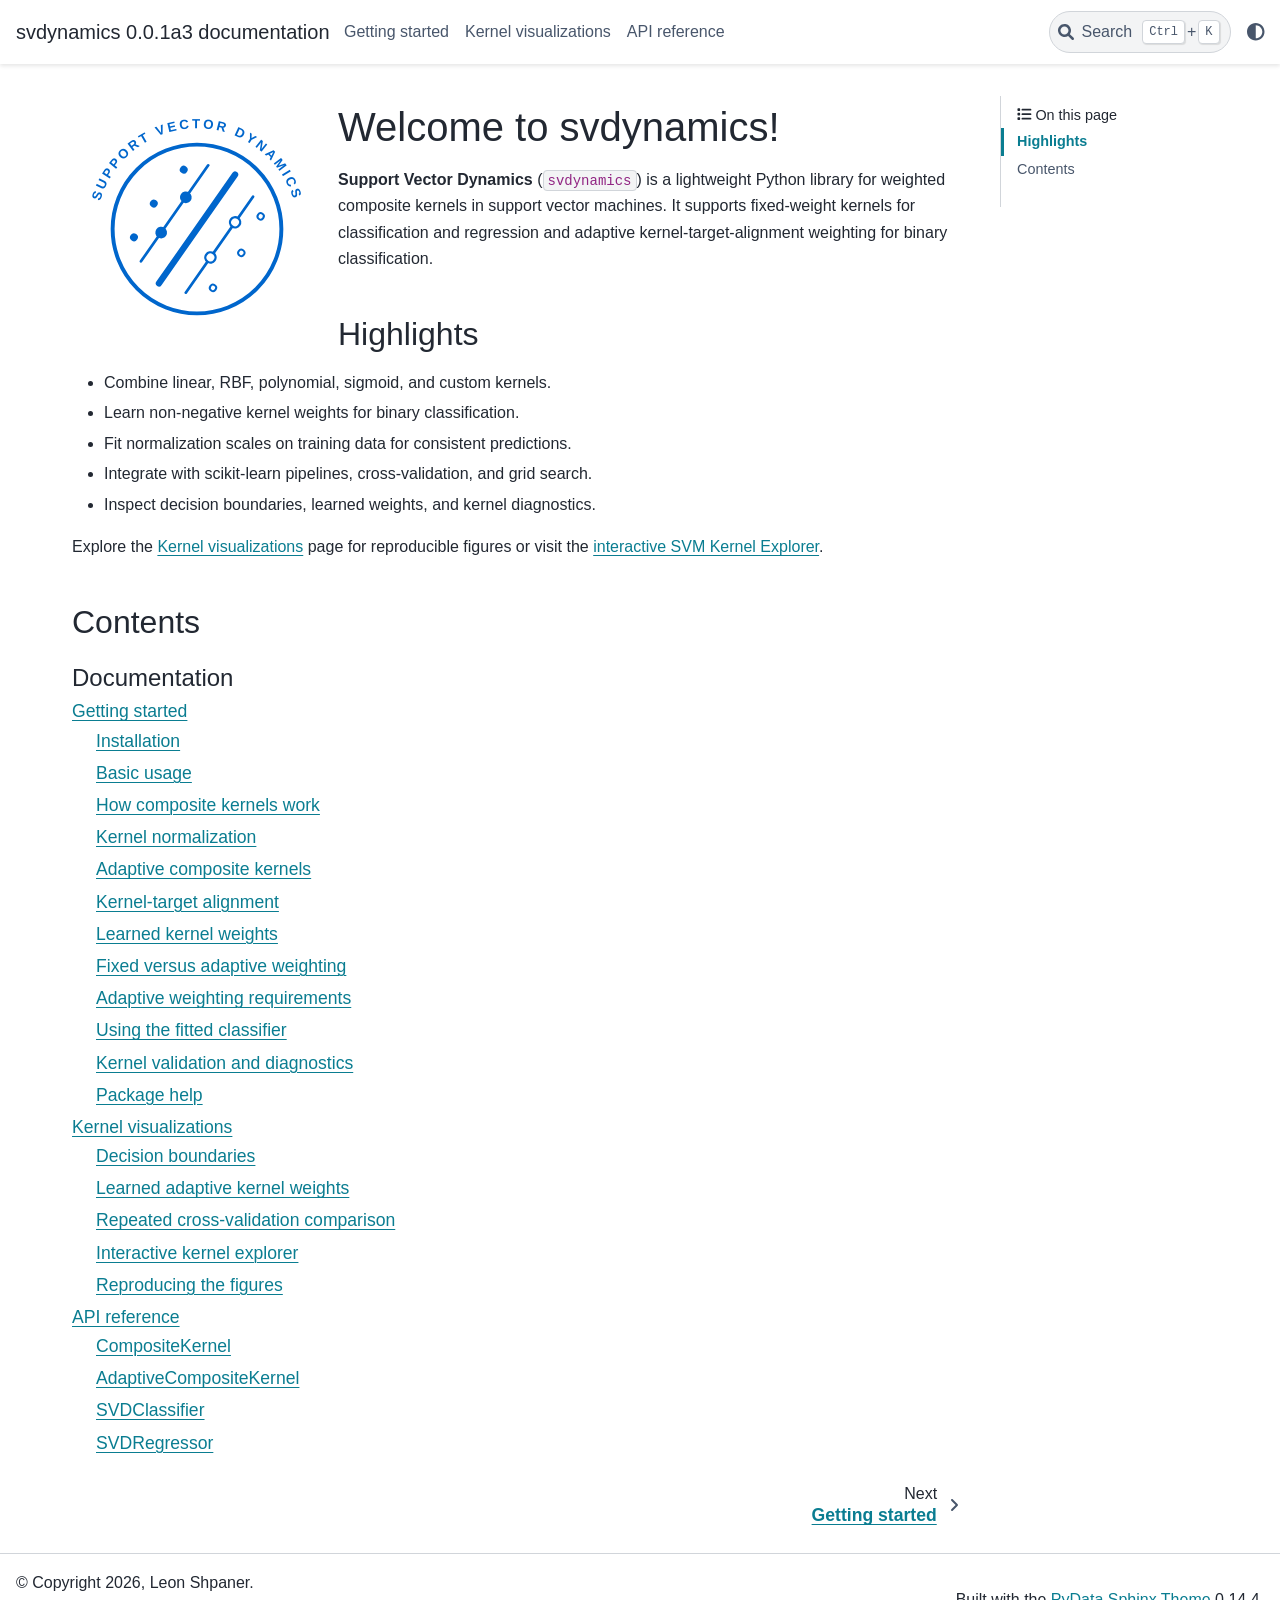
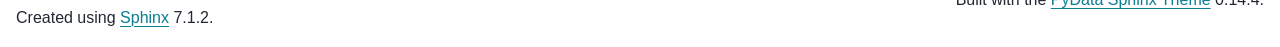
<file: docs/index.html>
<!DOCTYPE html>


<html lang="en" data-content_root="" >

  <head>
    <meta charset="utf-8" />
    <meta name="viewport" content="width=device-width, initial-scale=1.0" /><meta name="viewport" content="width=device-width, initial-scale=1" />

    <title>Welcome to svdynamics! &#8212; svdynamics 0.0.1a3 documentation</title>
  
  
  
  <script data-cfasync="false">
    document.documentElement.dataset.mode = localStorage.getItem("mode") || "";
    document.documentElement.dataset.theme = localStorage.getItem("theme") || "light";
  </script>
  
  <!-- Loaded before other Sphinx assets -->
  <link href="_static/styles/theme.css?digest=5b4479735964841361fd" rel="stylesheet" />
<link href="_static/styles/bootstrap.css?digest=5b4479735964841361fd" rel="stylesheet" />
<link href="_static/styles/pydata-sphinx-theme.css?digest=5b4479735964841361fd" rel="stylesheet" />

  
  <link href="_static/vendor/fontawesome/6.1.2/css/all.min.css?digest=5b4479735964841361fd" rel="stylesheet" />
  <link rel="preload" as="font" type="font/woff2" crossorigin href="_static/vendor/fontawesome/6.1.2/webfonts/fa-solid-900.woff2" />
<link rel="preload" as="font" type="font/woff2" crossorigin href="_static/vendor/fontawesome/6.1.2/webfonts/fa-brands-400.woff2" />
<link rel="preload" as="font" type="font/woff2" crossorigin href="_static/vendor/fontawesome/6.1.2/webfonts/fa-regular-400.woff2" />

    <link rel="stylesheet" type="text/css" href="_static/pygments.css?v=8f2a1f02" />
    <link rel="stylesheet" type="text/css" href="_static/copybutton.css?v=76b2166b" />
    <link rel="stylesheet" type="text/css" href="_static/custom.css?v=c0d15e7e" />
  
  <!-- Pre-loaded scripts that we'll load fully later -->
  <link rel="preload" as="script" href="_static/scripts/bootstrap.js?digest=5b4479735964841361fd" />
<link rel="preload" as="script" href="_static/scripts/pydata-sphinx-theme.js?digest=5b4479735964841361fd" />
  <script src="_static/vendor/fontawesome/6.1.2/js/all.min.js?digest=5b4479735964841361fd"></script>

    <script data-url_root="./" id="documentation_options" src="_static/documentation_options.js?v=01800c42"></script>
    <script src="_static/doctools.js?v=888ff710"></script>
    <script src="_static/sphinx_highlight.js?v=4825356b"></script>
    <script src="_static/clipboard.min.js?v=a7894cd8"></script>
    <script src="_static/copybutton.js?v=f281be69"></script>
    <script>DOCUMENTATION_OPTIONS.pagename = 'index';</script>
    <link rel="index" title="Index" href="genindex.html" />
    <link rel="search" title="Search" href="search.html" />
    <link rel="next" title="Getting started" href="getting_started.html" />
  <meta name="viewport" content="width=device-width, initial-scale=1"/>
  <meta name="docsearch:language" content="en"/>
  </head>
  
  
  <body data-bs-spy="scroll" data-bs-target=".bd-toc-nav" data-offset="180" data-bs-root-margin="0px 0px -60%" data-default-mode="">

  
  
  <a class="skip-link" href="#main-content">Skip to main content</a>
  
  <div id="pst-scroll-pixel-helper"></div>

  
  <button type="button" class="btn rounded-pill" id="pst-back-to-top">
    <i class="fa-solid fa-arrow-up"></i>
    Back to top
  </button>

  
  <input type="checkbox"
          class="sidebar-toggle"
          name="__primary"
          id="__primary"/>
  <label class="overlay overlay-primary" for="__primary"></label>
  
  <input type="checkbox"
          class="sidebar-toggle"
          name="__secondary"
          id="__secondary"/>
  <label class="overlay overlay-secondary" for="__secondary"></label>
  
  <div class="search-button__wrapper">
    <div class="search-button__overlay"></div>
    <div class="search-button__search-container">
<form class="bd-search d-flex align-items-center"
      action="search.html"
      method="get">
  <i class="fa-solid fa-magnifying-glass"></i>
  <input type="search"
         class="form-control"
         name="q"
         id="search-input"
         placeholder="Search the docs ..."
         aria-label="Search the docs ..."
         autocomplete="off"
         autocorrect="off"
         autocapitalize="off"
         spellcheck="false"/>
  <span class="search-button__kbd-shortcut"><kbd class="kbd-shortcut__modifier">Ctrl</kbd>+<kbd>K</kbd></span>
</form></div>
  </div>
  
    <nav class="bd-header navbar navbar-expand-lg bd-navbar">
<div class="bd-header__inner bd-page-width">
  <label class="sidebar-toggle primary-toggle" for="__primary">
    <span class="fa-solid fa-bars"></span>
  </label>
  
  
  <div class="col-lg-3 navbar-header-items__start">
    
      <div class="navbar-item">

  

<a class="navbar-brand logo" href="#">
  
  
  
  
  
  
    <p class="title logo__title">svdynamics 0.0.1a3 documentation</p>
  
</a></div>
    
  </div>
  
  <div class="col-lg-9 navbar-header-items">
    
    <div class="me-auto navbar-header-items__center">
      
        <div class="navbar-item">
<nav class="navbar-nav">
  <p class="sidebar-header-items__title"
     role="heading"
     aria-level="1"
     aria-label="Site Navigation">
    Site Navigation
  </p>
  <ul class="bd-navbar-elements navbar-nav">
    
                    <li class="nav-item">
                      <a class="nav-link nav-internal" href="getting_started.html">
                        Getting started
                      </a>
                    </li>
                

                    <li class="nav-item">
                      <a class="nav-link nav-internal" href="visualizations.html">
                        Kernel visualizations
                      </a>
                    </li>
                

                    <li class="nav-item">
                      <a class="nav-link nav-internal" href="api.html">
                        API reference
                      </a>
                    </li>
                
  </ul>
</nav></div>
      
    </div>
    
    
    <div class="navbar-header-items__end">
      
        <div class="navbar-item navbar-persistent--container">
          

 <script>
 document.write(`
   <button class="btn navbar-btn search-button-field search-button__button" title="Search" aria-label="Search" data-bs-placement="bottom" data-bs-toggle="tooltip">
    <i class="fa-solid fa-magnifying-glass"></i>
    <span class="search-button__default-text">Search</span>
    <span class="search-button__kbd-shortcut"><kbd class="kbd-shortcut__modifier">Ctrl</kbd>+<kbd class="kbd-shortcut__modifier">K</kbd></span>
   </button>
 `);
 </script>
        </div>
      
      
        <div class="navbar-item">

<script>
document.write(`
  <button class="btn btn-sm navbar-btn theme-switch-button" title="light/dark" aria-label="light/dark" data-bs-placement="bottom" data-bs-toggle="tooltip">
    <span class="theme-switch nav-link" data-mode="light"><i class="fa-solid fa-sun fa-lg"></i></span>
    <span class="theme-switch nav-link" data-mode="dark"><i class="fa-solid fa-moon fa-lg"></i></span>
    <span class="theme-switch nav-link" data-mode="auto"><i class="fa-solid fa-circle-half-stroke fa-lg"></i></span>
  </button>
`);
</script></div>
      
    </div>
    
  </div>
  
  
    <div class="navbar-persistent--mobile">

 <script>
 document.write(`
   <button class="btn navbar-btn search-button-field search-button__button" title="Search" aria-label="Search" data-bs-placement="bottom" data-bs-toggle="tooltip">
    <i class="fa-solid fa-magnifying-glass"></i>
    <span class="search-button__default-text">Search</span>
    <span class="search-button__kbd-shortcut"><kbd class="kbd-shortcut__modifier">Ctrl</kbd>+<kbd class="kbd-shortcut__modifier">K</kbd></span>
   </button>
 `);
 </script>
    </div>
  

  
    <label class="sidebar-toggle secondary-toggle" for="__secondary" tabindex="0">
      <span class="fa-solid fa-outdent"></span>
    </label>
  
</div>

    </nav>
  
  <div class="bd-container">
    <div class="bd-container__inner bd-page-width">
      
      <div class="bd-sidebar-primary bd-sidebar hide-on-wide">
        

  
  <div class="sidebar-header-items sidebar-primary__section">
    
    
      <div class="sidebar-header-items__center">
        
          <div class="navbar-item">
<nav class="navbar-nav">
  <p class="sidebar-header-items__title"
     role="heading"
     aria-level="1"
     aria-label="Site Navigation">
    Site Navigation
  </p>
  <ul class="bd-navbar-elements navbar-nav">
    
                    <li class="nav-item">
                      <a class="nav-link nav-internal" href="getting_started.html">
                        Getting started
                      </a>
                    </li>
                

                    <li class="nav-item">
                      <a class="nav-link nav-internal" href="visualizations.html">
                        Kernel visualizations
                      </a>
                    </li>
                

                    <li class="nav-item">
                      <a class="nav-link nav-internal" href="api.html">
                        API reference
                      </a>
                    </li>
                
  </ul>
</nav></div>
        
      </div>
    
    
    
      <div class="sidebar-header-items__end">
        
          <div class="navbar-item">

<script>
document.write(`
  <button class="btn btn-sm navbar-btn theme-switch-button" title="light/dark" aria-label="light/dark" data-bs-placement="bottom" data-bs-toggle="tooltip">
    <span class="theme-switch nav-link" data-mode="light"><i class="fa-solid fa-sun fa-lg"></i></span>
    <span class="theme-switch nav-link" data-mode="dark"><i class="fa-solid fa-moon fa-lg"></i></span>
    <span class="theme-switch nav-link" data-mode="auto"><i class="fa-solid fa-circle-half-stroke fa-lg"></i></span>
  </button>
`);
</script></div>
        
      </div>
    
  </div>
  
  
  <div class="sidebar-primary-items__end sidebar-primary__section">
  </div>
  
  <div id="rtd-footer-container"></div>


      </div>
      
      <main id="main-content" class="bd-main">
        
        
          <div class="bd-content">
            <div class="bd-article-container">
              
              <div class="bd-header-article"></div>
              
              
              
                
<div id="searchbox"></div>
                <article class="bd-article" role="main">
                  
  <div class="no-click"><a class="dark-light reference internal image-reference" href="_images/svd_logo.svg"><img alt="SVDynamics Logo" class="dark-light align-left" src="_images/svd_logo.svg" width="250px" /></a>
</div><section id="welcome-to-svdynamics">
<h1>Welcome to svdynamics!<a class="headerlink" href="#welcome-to-svdynamics" title="Permalink to this heading">#</a></h1>
<p><strong>Support Vector Dynamics</strong> (<code class="docutils literal notranslate"><span class="pre">svdynamics</span></code>) is a lightweight Python library
for weighted composite kernels in support vector machines. It supports
fixed-weight kernels for classification and regression and adaptive
kernel-target-alignment weighting for binary classification.</p>
<section id="highlights">
<h2>Highlights<a class="headerlink" href="#highlights" title="Permalink to this heading">#</a></h2>
<ul class="simple">
<li><p>Combine linear, RBF, polynomial, sigmoid, and custom kernels.</p></li>
<li><p>Learn non-negative kernel weights for binary classification.</p></li>
<li><p>Fit normalization scales on training data for consistent predictions.</p></li>
<li><p>Integrate with scikit-learn pipelines, cross-validation, and grid search.</p></li>
<li><p>Inspect decision boundaries, learned weights, and kernel diagnostics.</p></li>
</ul>
<p>Explore the <a class="reference internal" href="visualizations.html"><span class="doc">Kernel visualizations</span></a> page for reproducible figures or visit the
<a class="reference external" href="https://apps.datasciencedynamics.com/svm_kernel_explorer/">interactive SVM Kernel Explorer</a>.</p>
</section>
<section id="contents">
<h2>Contents<a class="headerlink" href="#contents" title="Permalink to this heading">#</a></h2>
<div class="toctree-wrapper compound">
<p aria-level="2" class="caption" role="heading"><span class="caption-text">Documentation</span></p>
<ul>
<li class="toctree-l1"><a class="reference internal" href="getting_started.html">Getting started</a><ul>
<li class="toctree-l2"><a class="reference internal" href="getting_started.html#installation">Installation</a></li>
<li class="toctree-l2"><a class="reference internal" href="getting_started.html#basic-usage">Basic usage</a></li>
<li class="toctree-l2"><a class="reference internal" href="getting_started.html#how-composite-kernels-work">How composite kernels work</a></li>
<li class="toctree-l2"><a class="reference internal" href="getting_started.html#kernel-normalization">Kernel normalization</a></li>
<li class="toctree-l2"><a class="reference internal" href="getting_started.html#adaptive-composite-kernels">Adaptive composite kernels</a></li>
<li class="toctree-l2"><a class="reference internal" href="getting_started.html#kernel-target-alignment">Kernel-target alignment</a></li>
<li class="toctree-l2"><a class="reference internal" href="getting_started.html#learned-kernel-weights">Learned kernel weights</a></li>
<li class="toctree-l2"><a class="reference internal" href="getting_started.html#fixed-versus-adaptive-weighting">Fixed versus adaptive weighting</a></li>
<li class="toctree-l2"><a class="reference internal" href="getting_started.html#adaptive-weighting-requirements">Adaptive weighting requirements</a></li>
<li class="toctree-l2"><a class="reference internal" href="getting_started.html#using-the-fitted-classifier">Using the fitted classifier</a></li>
<li class="toctree-l2"><a class="reference internal" href="getting_started.html#kernel-validation-and-diagnostics">Kernel validation and diagnostics</a></li>
<li class="toctree-l2"><a class="reference internal" href="getting_started.html#package-help">Package help</a></li>
</ul>
</li>
<li class="toctree-l1"><a class="reference internal" href="visualizations.html">Kernel visualizations</a><ul>
<li class="toctree-l2"><a class="reference internal" href="visualizations.html#decision-boundaries">Decision boundaries</a></li>
<li class="toctree-l2"><a class="reference internal" href="visualizations.html#learned-adaptive-kernel-weights">Learned adaptive kernel weights</a></li>
<li class="toctree-l2"><a class="reference internal" href="visualizations.html#repeated-cross-validation-comparison">Repeated cross-validation comparison</a></li>
<li class="toctree-l2"><a class="reference internal" href="visualizations.html#interactive-kernel-explorer">Interactive kernel explorer</a></li>
<li class="toctree-l2"><a class="reference internal" href="visualizations.html#reproducing-the-figures">Reproducing the figures</a></li>
</ul>
</li>
<li class="toctree-l1"><a class="reference internal" href="api.html">API reference</a><ul>
<li class="toctree-l2"><a class="reference internal" href="api.html#compositekernel">CompositeKernel</a></li>
<li class="toctree-l2"><a class="reference internal" href="api.html#adaptivecompositekernel">AdaptiveCompositeKernel</a></li>
<li class="toctree-l2"><a class="reference internal" href="api.html#svdclassifier">SVDClassifier</a></li>
<li class="toctree-l2"><a class="reference internal" href="api.html#svdregressor">SVDRegressor</a></li>
</ul>
</li>
</ul>
</div>
</section>
</section>


                </article>
              
              
              
              
              
                <footer class="prev-next-footer">
                  
<div class="prev-next-area">
    <a class="right-next"
       href="getting_started.html"
       title="next page">
      <div class="prev-next-info">
        <p class="prev-next-subtitle">next</p>
        <p class="prev-next-title">Getting started</p>
      </div>
      <i class="fa-solid fa-angle-right"></i>
    </a>
</div>
                </footer>
              
            </div>
            
            
              
                <div class="bd-sidebar-secondary bd-toc"><div class="sidebar-secondary-items sidebar-secondary__inner">

  <div class="sidebar-secondary-item">

  <div class="page-toc tocsection onthispage">
    <i class="fa-solid fa-list"></i> On this page
  </div>
  <nav class="bd-toc-nav page-toc">
    <ul class="visible nav section-nav flex-column">
<li class="toc-h2 nav-item toc-entry"><a class="reference internal nav-link" href="#highlights">Highlights</a></li>
<li class="toc-h2 nav-item toc-entry"><a class="reference internal nav-link" href="#contents">Contents</a></li>
</ul>
  </nav></div>

</div></div>
              
            
          </div>
          <footer class="bd-footer-content">
            
          </footer>
        
      </main>
    </div>
  </div>
  
  <!-- Scripts loaded after <body> so the DOM is not blocked -->
  <script src="_static/scripts/bootstrap.js?digest=5b4479735964841361fd"></script>
<script src="_static/scripts/pydata-sphinx-theme.js?digest=5b4479735964841361fd"></script>

  <footer class="bd-footer">
<div class="bd-footer__inner bd-page-width">
  
    <div class="footer-items__start">
      
        <div class="footer-item">

  <p class="copyright">
    
      © Copyright 2026, Leon Shpaner.
      <br/>
    
  </p>
</div>
      
        <div class="footer-item">

  <p class="sphinx-version">
    Created using <a href="https://www.sphinx-doc.org/">Sphinx</a> 7.1.2.
    <br/>
  </p>
</div>
      
    </div>
  
  
  
    <div class="footer-items__end">
      
        <div class="footer-item">
<p class="theme-version">
  Built with the <a href="https://pydata-sphinx-theme.readthedocs.io/en/stable/index.html">PyData Sphinx Theme</a> 0.14.4.
</p></div>
      
    </div>
  
</div>

  </footer>
  </body>
</html>
</file>
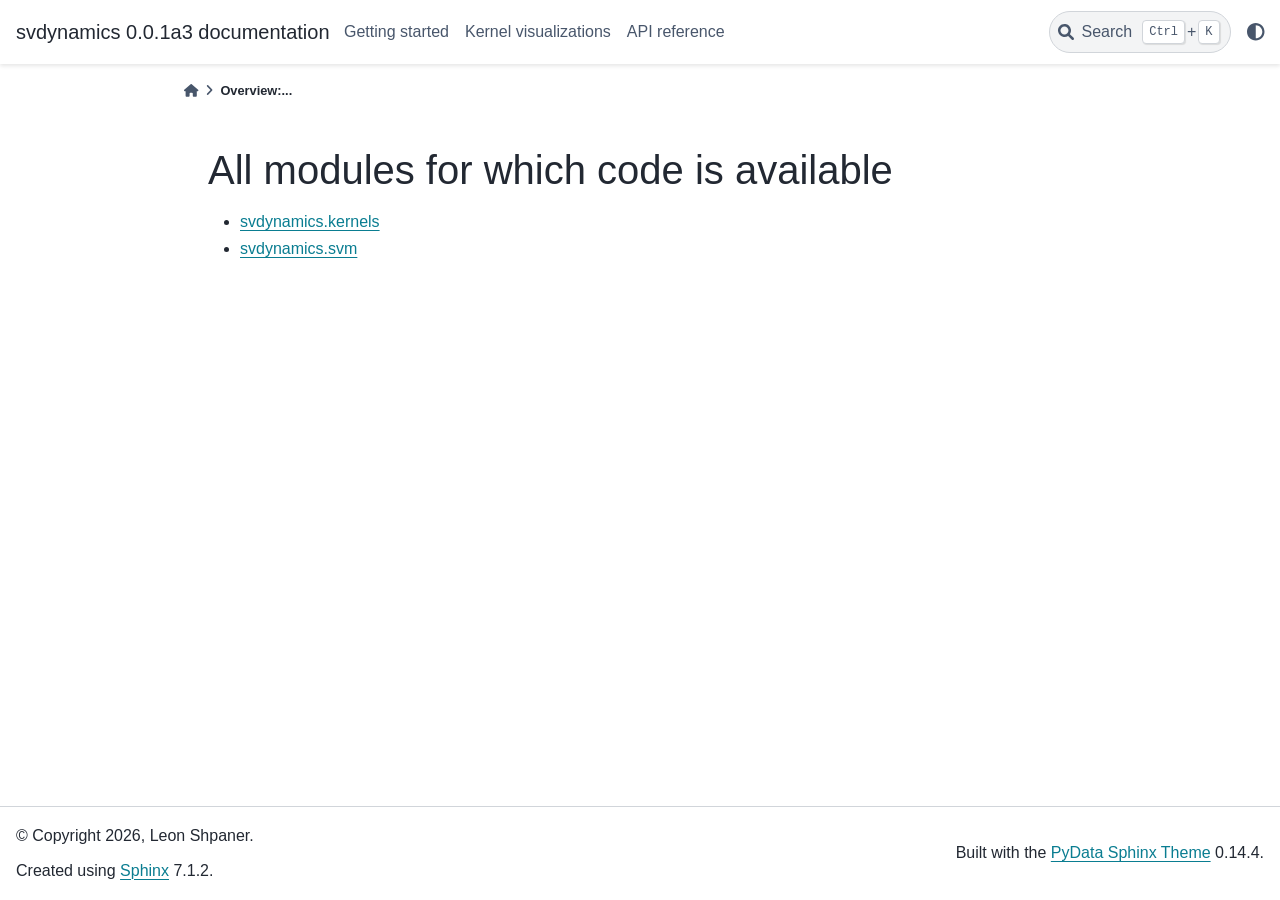
<file: docs/_modules/index.html>
<!DOCTYPE html>


<html lang="en" data-content_root="" >

  <head>
    <meta charset="utf-8" />
    <meta name="viewport" content="width=device-width, initial-scale=1.0" />
    <title>Overview: module code &#8212; svdynamics 0.0.1a3 documentation</title>
  
  
  
  <script data-cfasync="false">
    document.documentElement.dataset.mode = localStorage.getItem("mode") || "";
    document.documentElement.dataset.theme = localStorage.getItem("theme") || "light";
  </script>
  
  <!-- Loaded before other Sphinx assets -->
  <link href="../_static/styles/theme.css?digest=5b4479735964841361fd" rel="stylesheet" />
<link href="../_static/styles/bootstrap.css?digest=5b4479735964841361fd" rel="stylesheet" />
<link href="../_static/styles/pydata-sphinx-theme.css?digest=5b4479735964841361fd" rel="stylesheet" />

  
  <link href="../_static/vendor/fontawesome/6.1.2/css/all.min.css?digest=5b4479735964841361fd" rel="stylesheet" />
  <link rel="preload" as="font" type="font/woff2" crossorigin href="../_static/vendor/fontawesome/6.1.2/webfonts/fa-solid-900.woff2" />
<link rel="preload" as="font" type="font/woff2" crossorigin href="../_static/vendor/fontawesome/6.1.2/webfonts/fa-brands-400.woff2" />
<link rel="preload" as="font" type="font/woff2" crossorigin href="../_static/vendor/fontawesome/6.1.2/webfonts/fa-regular-400.woff2" />

    <link rel="stylesheet" type="text/css" href="../_static/pygments.css?v=8f2a1f02" />
    <link rel="stylesheet" type="text/css" href="../_static/copybutton.css?v=76b2166b" />
    <link rel="stylesheet" type="text/css" href="../_static/custom.css?v=c0d15e7e" />
  
  <!-- Pre-loaded scripts that we'll load fully later -->
  <link rel="preload" as="script" href="../_static/scripts/bootstrap.js?digest=5b4479735964841361fd" />
<link rel="preload" as="script" href="../_static/scripts/pydata-sphinx-theme.js?digest=5b4479735964841361fd" />
  <script src="../_static/vendor/fontawesome/6.1.2/js/all.min.js?digest=5b4479735964841361fd"></script>

    <script data-url_root="../" id="documentation_options" src="../_static/documentation_options.js?v=01800c42"></script>
    <script src="../_static/doctools.js?v=888ff710"></script>
    <script src="../_static/sphinx_highlight.js?v=4825356b"></script>
    <script src="../_static/clipboard.min.js?v=a7894cd8"></script>
    <script src="../_static/copybutton.js?v=f281be69"></script>
    <script>DOCUMENTATION_OPTIONS.pagename = '_modules/index';</script>
    <link rel="index" title="Index" href="../genindex.html" />
    <link rel="search" title="Search" href="../search.html" />
  <meta name="viewport" content="width=device-width, initial-scale=1"/>
  <meta name="docsearch:language" content="en"/>
  </head>
  
  
  <body data-bs-spy="scroll" data-bs-target=".bd-toc-nav" data-offset="180" data-bs-root-margin="0px 0px -60%" data-default-mode="">

  
  
  <a class="skip-link" href="#main-content">Skip to main content</a>
  
  <div id="pst-scroll-pixel-helper"></div>

  
  <button type="button" class="btn rounded-pill" id="pst-back-to-top">
    <i class="fa-solid fa-arrow-up"></i>
    Back to top
  </button>

  
  <input type="checkbox"
          class="sidebar-toggle"
          name="__primary"
          id="__primary"/>
  <label class="overlay overlay-primary" for="__primary"></label>
  
  <input type="checkbox"
          class="sidebar-toggle"
          name="__secondary"
          id="__secondary"/>
  <label class="overlay overlay-secondary" for="__secondary"></label>
  
  <div class="search-button__wrapper">
    <div class="search-button__overlay"></div>
    <div class="search-button__search-container">
<form class="bd-search d-flex align-items-center"
      action="../search.html"
      method="get">
  <i class="fa-solid fa-magnifying-glass"></i>
  <input type="search"
         class="form-control"
         name="q"
         id="search-input"
         placeholder="Search the docs ..."
         aria-label="Search the docs ..."
         autocomplete="off"
         autocorrect="off"
         autocapitalize="off"
         spellcheck="false"/>
  <span class="search-button__kbd-shortcut"><kbd class="kbd-shortcut__modifier">Ctrl</kbd>+<kbd>K</kbd></span>
</form></div>
  </div>
  
    <nav class="bd-header navbar navbar-expand-lg bd-navbar">
<div class="bd-header__inner bd-page-width">
  <label class="sidebar-toggle primary-toggle" for="__primary">
    <span class="fa-solid fa-bars"></span>
  </label>
  
  
  <div class="col-lg-3 navbar-header-items__start">
    
      <div class="navbar-item">

  

<a class="navbar-brand logo" href="../index.html">
  
  
  
  
  
  
    <p class="title logo__title">svdynamics 0.0.1a3 documentation</p>
  
</a></div>
    
  </div>
  
  <div class="col-lg-9 navbar-header-items">
    
    <div class="me-auto navbar-header-items__center">
      
        <div class="navbar-item">
<nav class="navbar-nav">
  <p class="sidebar-header-items__title"
     role="heading"
     aria-level="1"
     aria-label="Site Navigation">
    Site Navigation
  </p>
  <ul class="bd-navbar-elements navbar-nav">
    
                    <li class="nav-item">
                      <a class="nav-link nav-internal" href="../getting_started.html">
                        Getting started
                      </a>
                    </li>
                

                    <li class="nav-item">
                      <a class="nav-link nav-internal" href="../visualizations.html">
                        Kernel visualizations
                      </a>
                    </li>
                

                    <li class="nav-item">
                      <a class="nav-link nav-internal" href="../api.html">
                        API reference
                      </a>
                    </li>
                
  </ul>
</nav></div>
      
    </div>
    
    
    <div class="navbar-header-items__end">
      
        <div class="navbar-item navbar-persistent--container">
          

 <script>
 document.write(`
   <button class="btn navbar-btn search-button-field search-button__button" title="Search" aria-label="Search" data-bs-placement="bottom" data-bs-toggle="tooltip">
    <i class="fa-solid fa-magnifying-glass"></i>
    <span class="search-button__default-text">Search</span>
    <span class="search-button__kbd-shortcut"><kbd class="kbd-shortcut__modifier">Ctrl</kbd>+<kbd class="kbd-shortcut__modifier">K</kbd></span>
   </button>
 `);
 </script>
        </div>
      
      
        <div class="navbar-item">

<script>
document.write(`
  <button class="btn btn-sm navbar-btn theme-switch-button" title="light/dark" aria-label="light/dark" data-bs-placement="bottom" data-bs-toggle="tooltip">
    <span class="theme-switch nav-link" data-mode="light"><i class="fa-solid fa-sun fa-lg"></i></span>
    <span class="theme-switch nav-link" data-mode="dark"><i class="fa-solid fa-moon fa-lg"></i></span>
    <span class="theme-switch nav-link" data-mode="auto"><i class="fa-solid fa-circle-half-stroke fa-lg"></i></span>
  </button>
`);
</script></div>
      
    </div>
    
  </div>
  
  
    <div class="navbar-persistent--mobile">

 <script>
 document.write(`
   <button class="btn navbar-btn search-button-field search-button__button" title="Search" aria-label="Search" data-bs-placement="bottom" data-bs-toggle="tooltip">
    <i class="fa-solid fa-magnifying-glass"></i>
    <span class="search-button__default-text">Search</span>
    <span class="search-button__kbd-shortcut"><kbd class="kbd-shortcut__modifier">Ctrl</kbd>+<kbd class="kbd-shortcut__modifier">K</kbd></span>
   </button>
 `);
 </script>
    </div>
  

  
</div>

    </nav>
  
  <div class="bd-container">
    <div class="bd-container__inner bd-page-width">
      
      <div class="bd-sidebar-primary bd-sidebar hide-on-wide">
        

  
  <div class="sidebar-header-items sidebar-primary__section">
    
    
      <div class="sidebar-header-items__center">
        
          <div class="navbar-item">
<nav class="navbar-nav">
  <p class="sidebar-header-items__title"
     role="heading"
     aria-level="1"
     aria-label="Site Navigation">
    Site Navigation
  </p>
  <ul class="bd-navbar-elements navbar-nav">
    
                    <li class="nav-item">
                      <a class="nav-link nav-internal" href="../getting_started.html">
                        Getting started
                      </a>
                    </li>
                

                    <li class="nav-item">
                      <a class="nav-link nav-internal" href="../visualizations.html">
                        Kernel visualizations
                      </a>
                    </li>
                

                    <li class="nav-item">
                      <a class="nav-link nav-internal" href="../api.html">
                        API reference
                      </a>
                    </li>
                
  </ul>
</nav></div>
        
      </div>
    
    
    
      <div class="sidebar-header-items__end">
        
          <div class="navbar-item">

<script>
document.write(`
  <button class="btn btn-sm navbar-btn theme-switch-button" title="light/dark" aria-label="light/dark" data-bs-placement="bottom" data-bs-toggle="tooltip">
    <span class="theme-switch nav-link" data-mode="light"><i class="fa-solid fa-sun fa-lg"></i></span>
    <span class="theme-switch nav-link" data-mode="dark"><i class="fa-solid fa-moon fa-lg"></i></span>
    <span class="theme-switch nav-link" data-mode="auto"><i class="fa-solid fa-circle-half-stroke fa-lg"></i></span>
  </button>
`);
</script></div>
        
      </div>
    
  </div>
  
  
  <div class="sidebar-primary-items__end sidebar-primary__section">
  </div>
  
  <div id="rtd-footer-container"></div>


      </div>
      
      <main id="main-content" class="bd-main">
        
        
          <div class="bd-content">
            <div class="bd-article-container">
              
              <div class="bd-header-article">
<div class="header-article-items header-article__inner">
  
    <div class="header-article-items__start">
      
        <div class="header-article-item">



<nav aria-label="Breadcrumb">
  <ul class="bd-breadcrumbs">
    
    <li class="breadcrumb-item breadcrumb-home">
      <a href="../index.html" class="nav-link" aria-label="Home">
        <i class="fa-solid fa-home"></i>
      </a>
    </li>
    <li class="breadcrumb-item active" aria-current="page">Overview:...</li>
  </ul>
</nav>
</div>
      
    </div>
  
  
</div>
</div>
              
              
              
                
<div id="searchbox"></div>
                <article class="bd-article" role="main">
                  
  <h1>All modules for which code is available</h1>
<ul><li><a href="svdynamics/kernels.html">svdynamics.kernels</a></li>
<li><a href="svdynamics/svm.html">svdynamics.svm</a></li>
</ul>

                </article>
              
              
              
              
              
                <footer class="prev-next-footer">
                  
<div class="prev-next-area">
</div>
                </footer>
              
            </div>
            
            
              
            
          </div>
          <footer class="bd-footer-content">
            
          </footer>
        
      </main>
    </div>
  </div>
  
  <!-- Scripts loaded after <body> so the DOM is not blocked -->
  <script src="../_static/scripts/bootstrap.js?digest=5b4479735964841361fd"></script>
<script src="../_static/scripts/pydata-sphinx-theme.js?digest=5b4479735964841361fd"></script>

  <footer class="bd-footer">
<div class="bd-footer__inner bd-page-width">
  
    <div class="footer-items__start">
      
        <div class="footer-item">

  <p class="copyright">
    
      © Copyright 2026, Leon Shpaner.
      <br/>
    
  </p>
</div>
      
        <div class="footer-item">

  <p class="sphinx-version">
    Created using <a href="https://www.sphinx-doc.org/">Sphinx</a> 7.1.2.
    <br/>
  </p>
</div>
      
    </div>
  
  
  
    <div class="footer-items__end">
      
        <div class="footer-item">
<p class="theme-version">
  Built with the <a href="https://pydata-sphinx-theme.readthedocs.io/en/stable/index.html">PyData Sphinx Theme</a> 0.14.4.
</p></div>
      
    </div>
  
</div>

  </footer>
  </body>
</html>
</file>
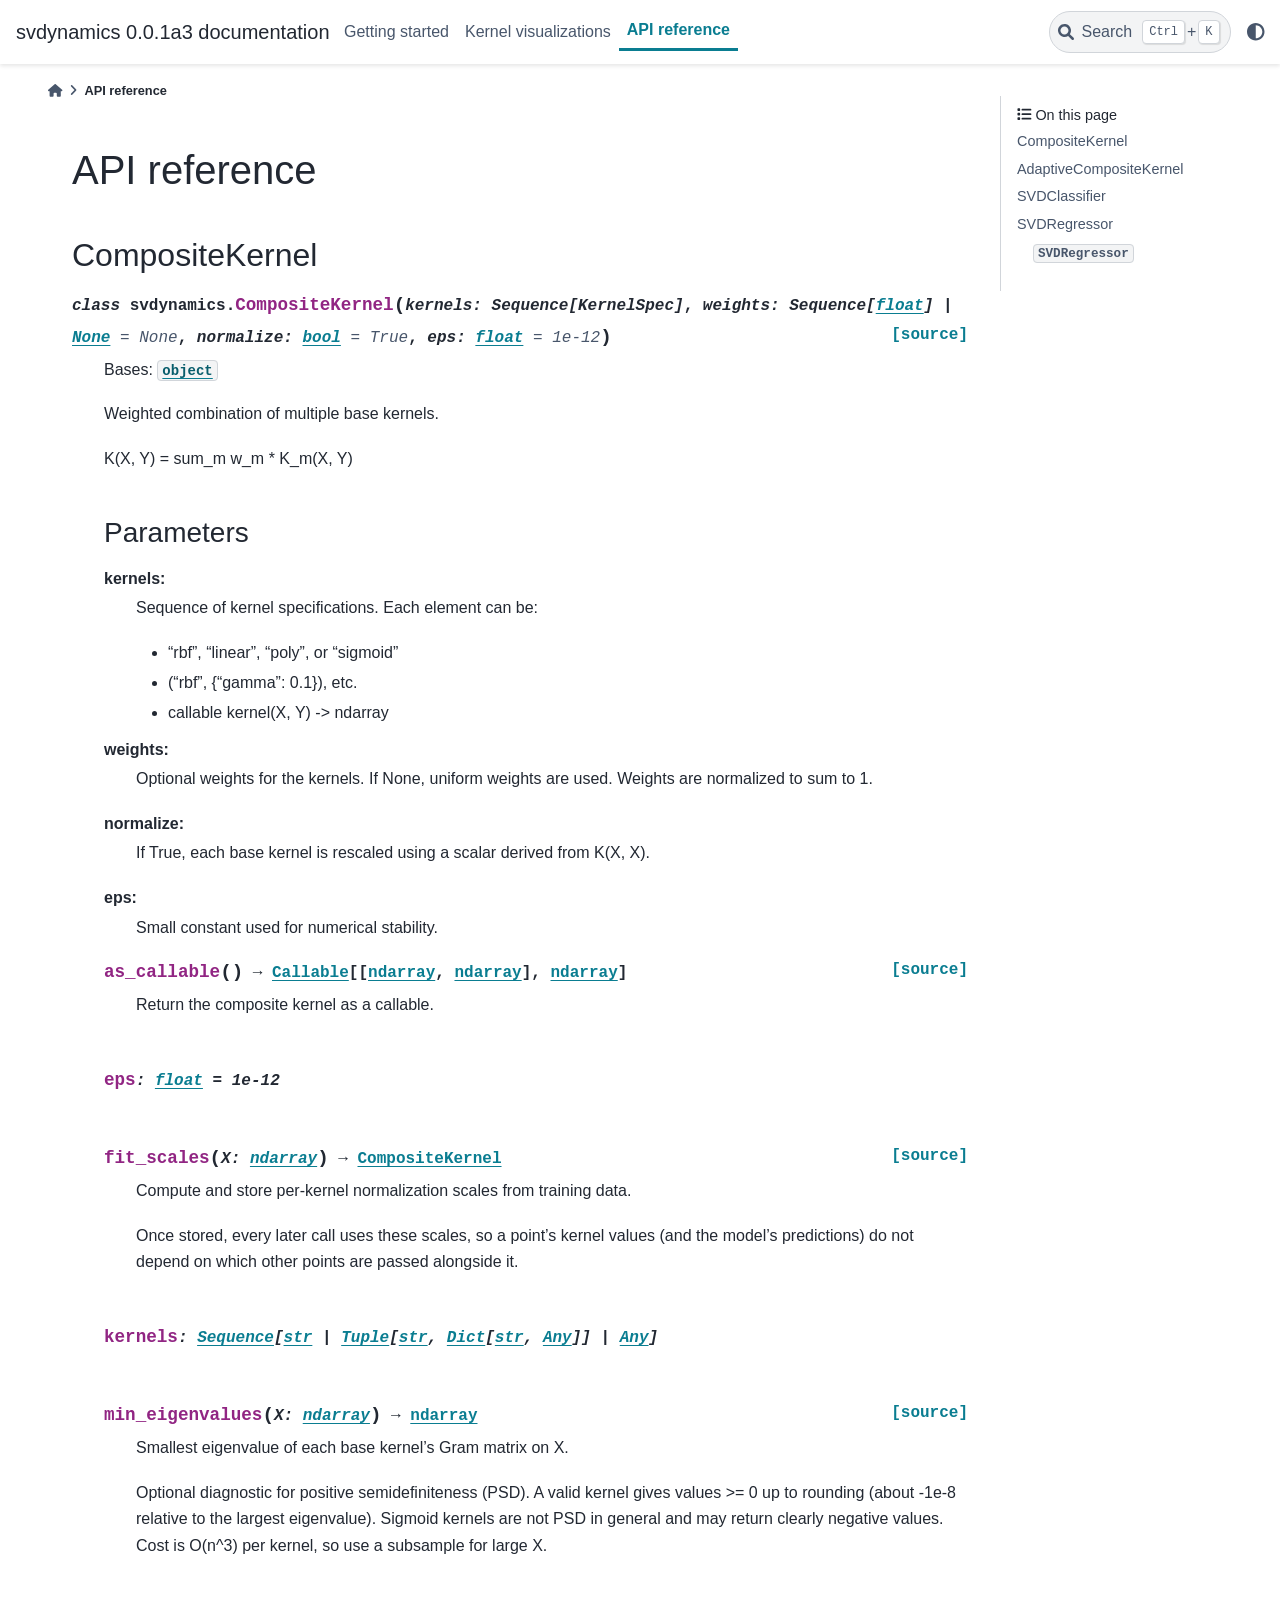
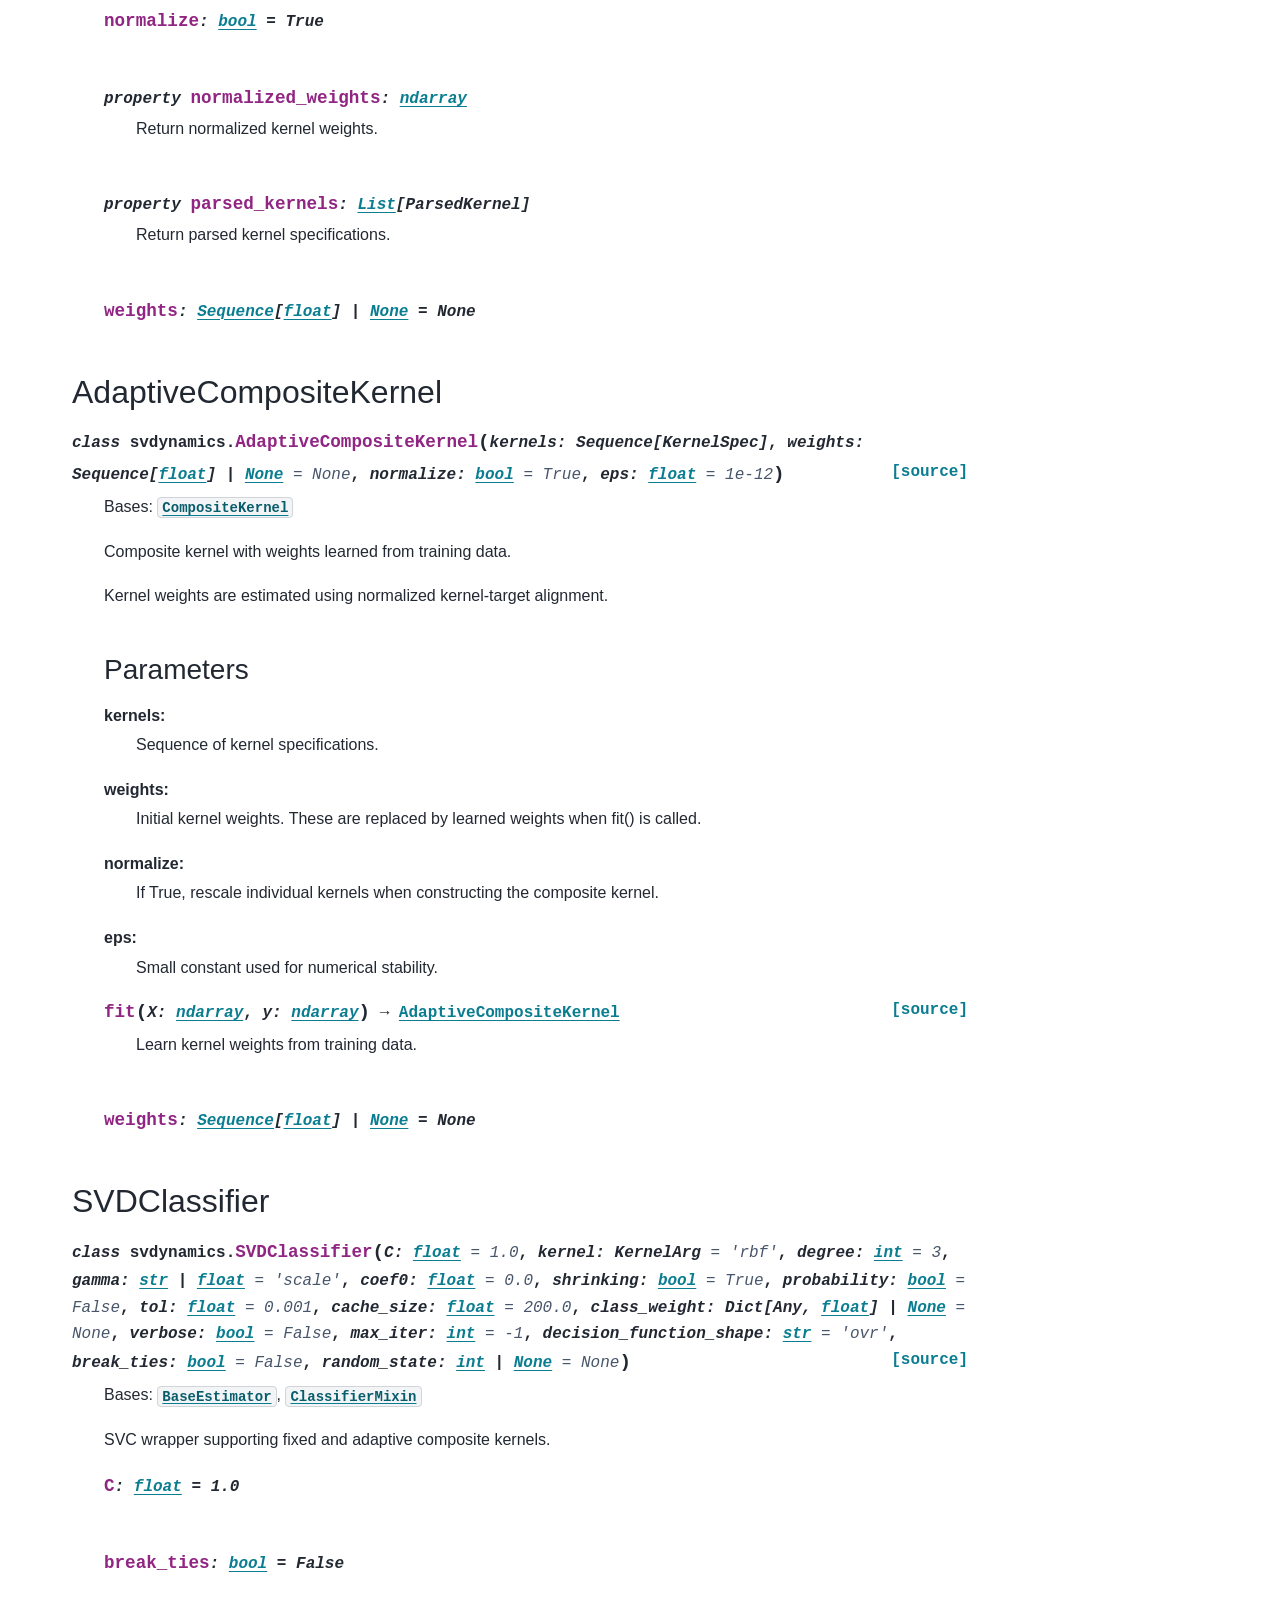
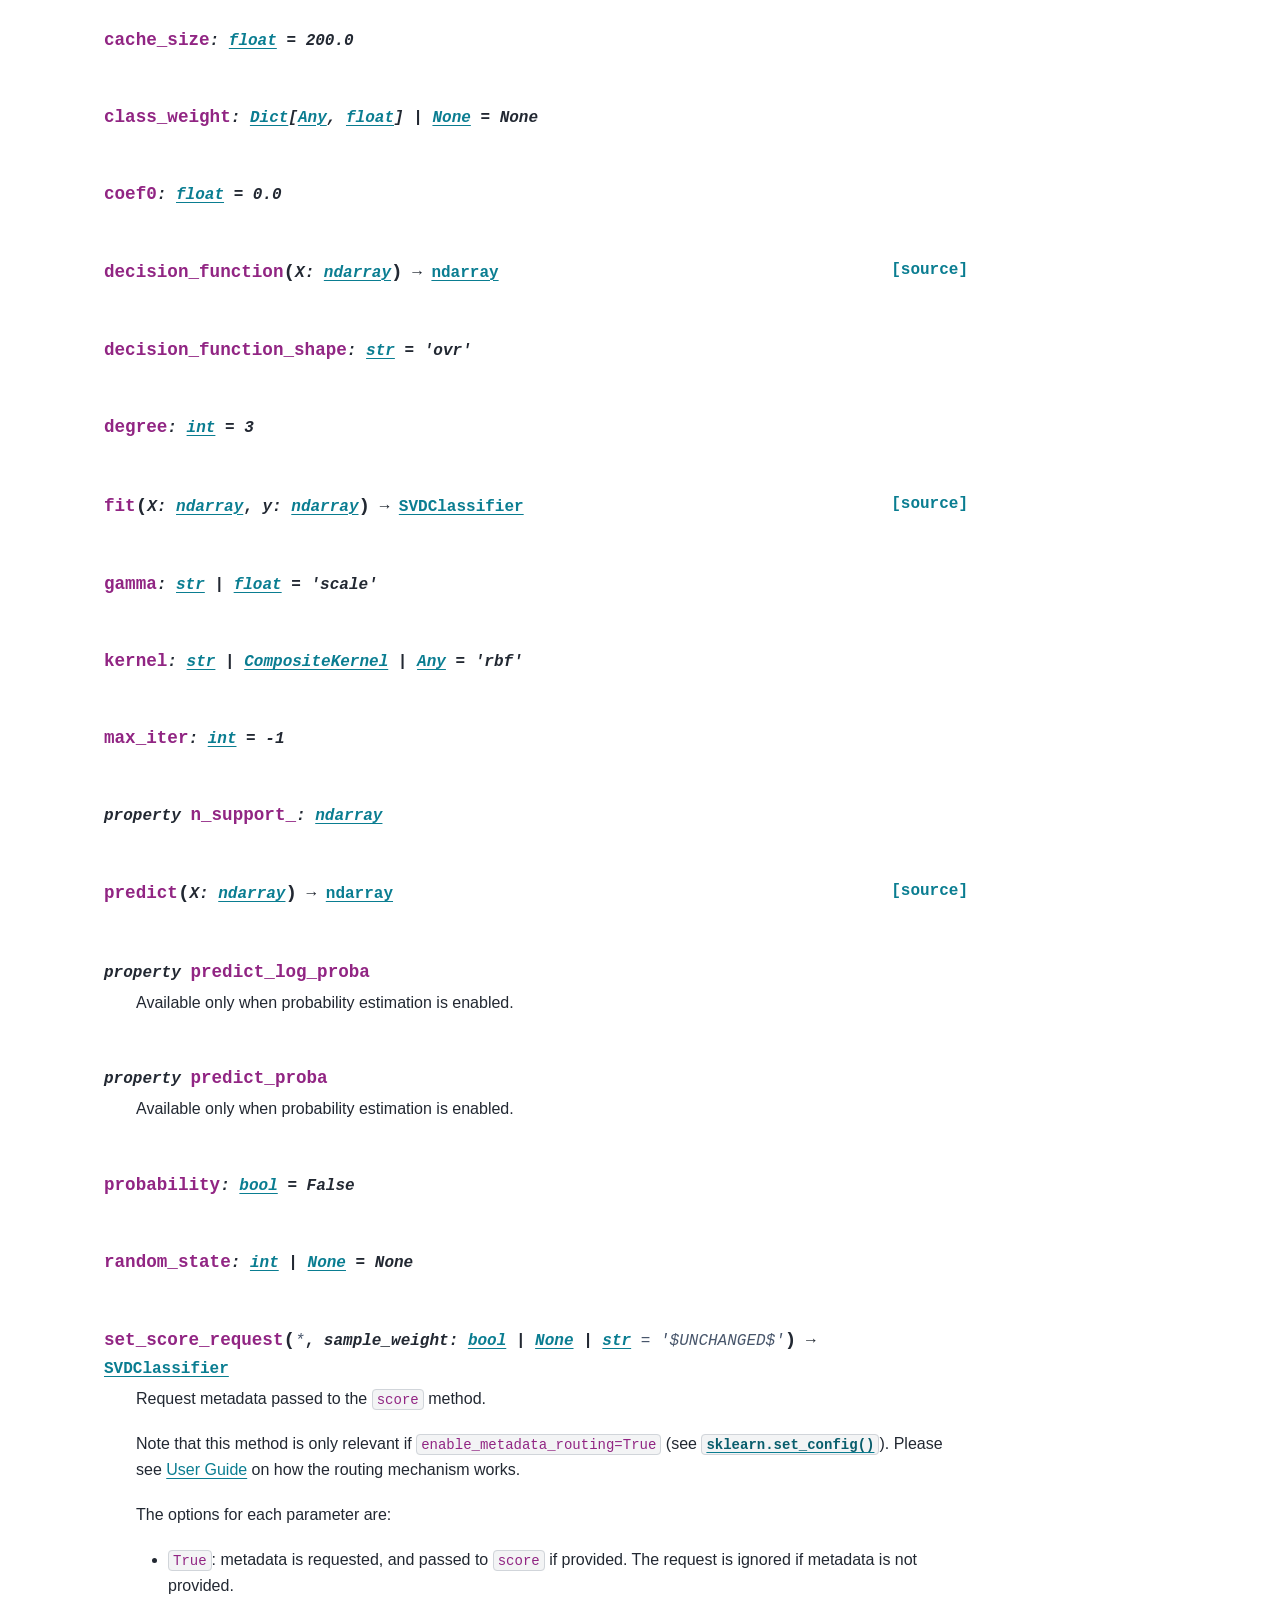
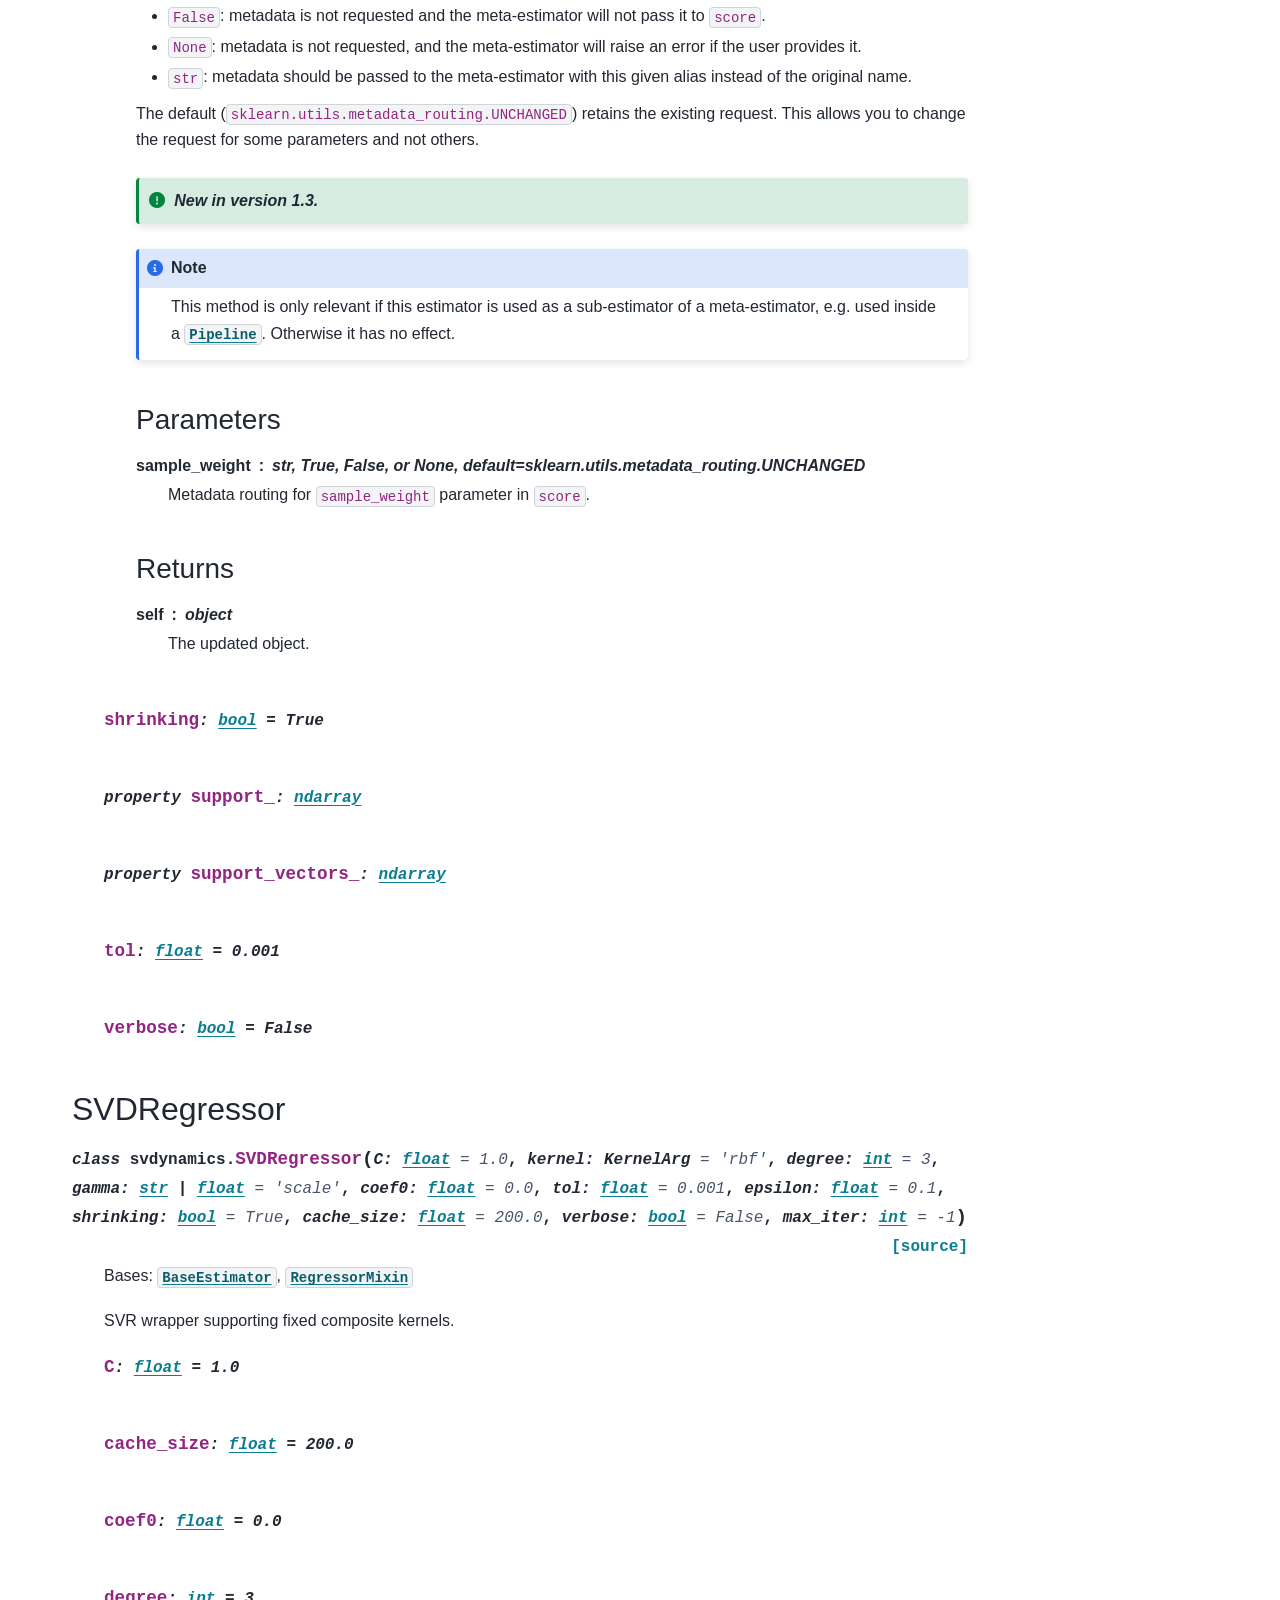
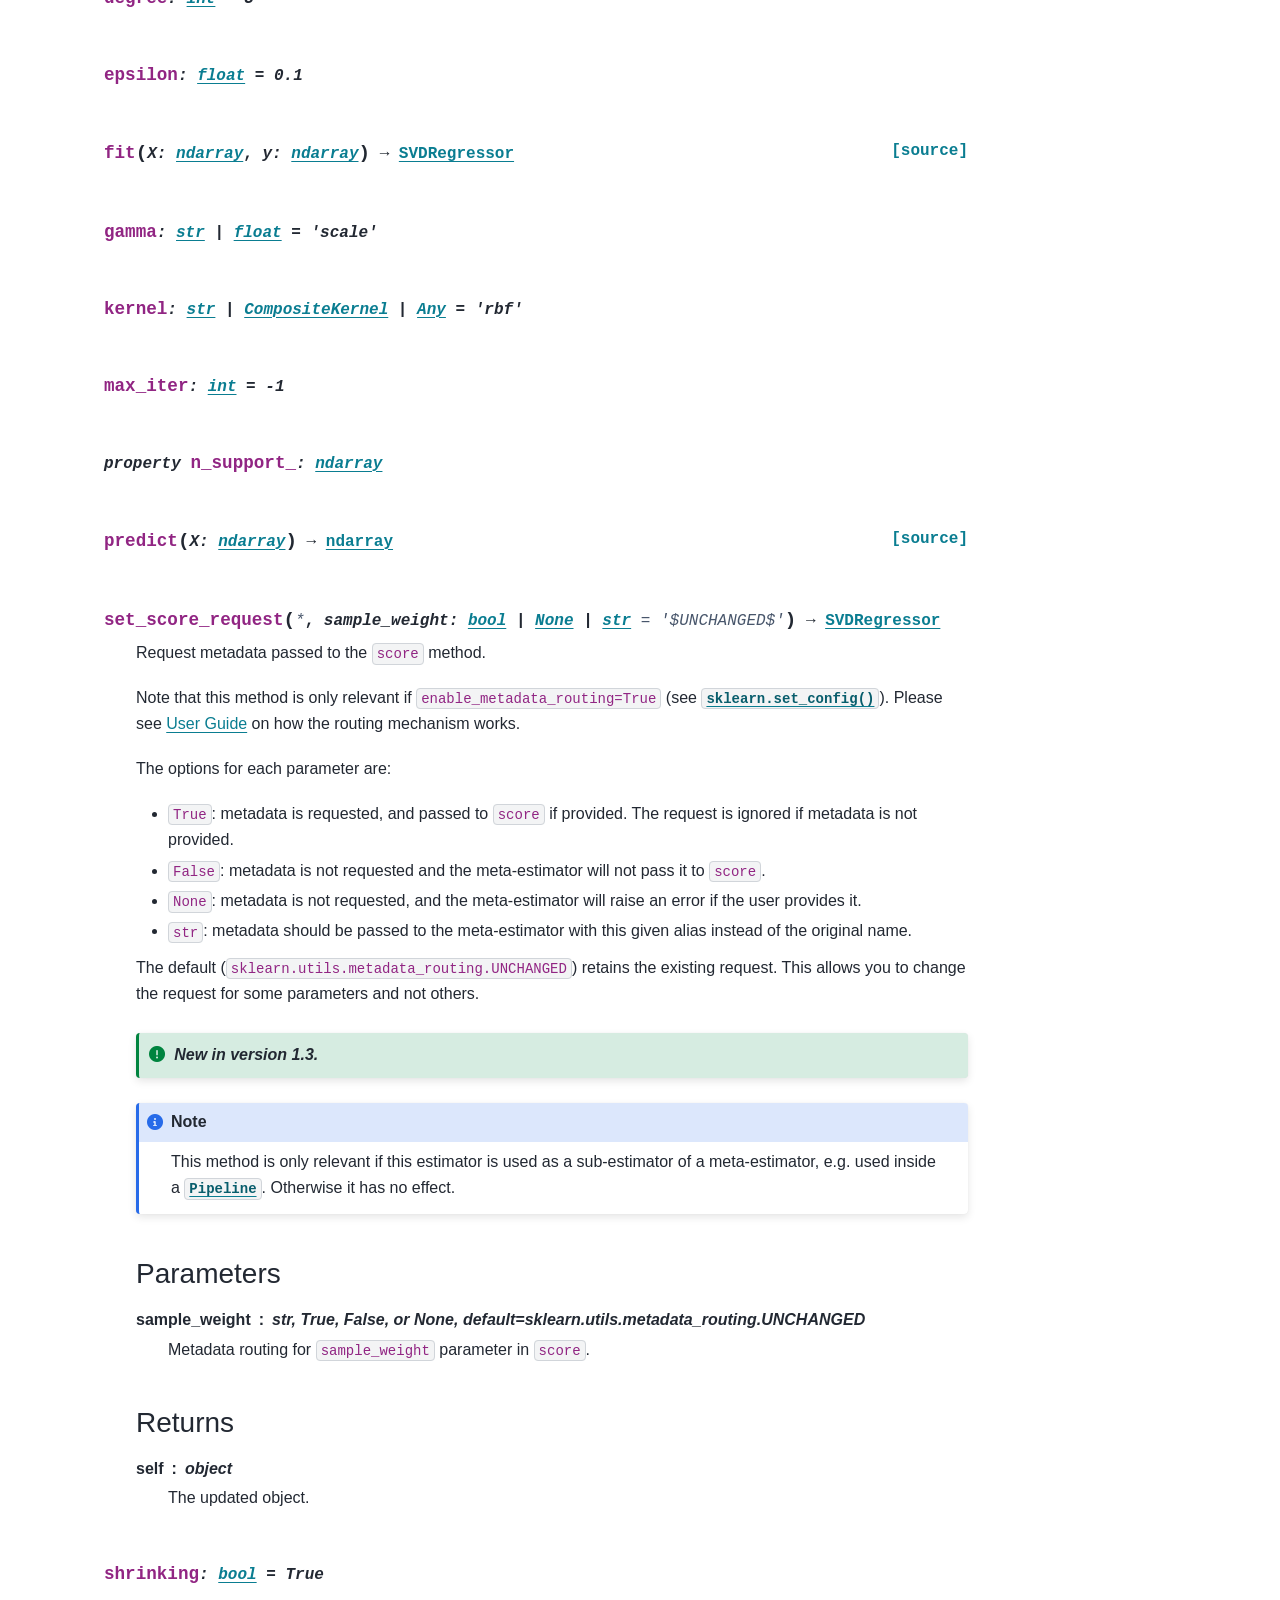
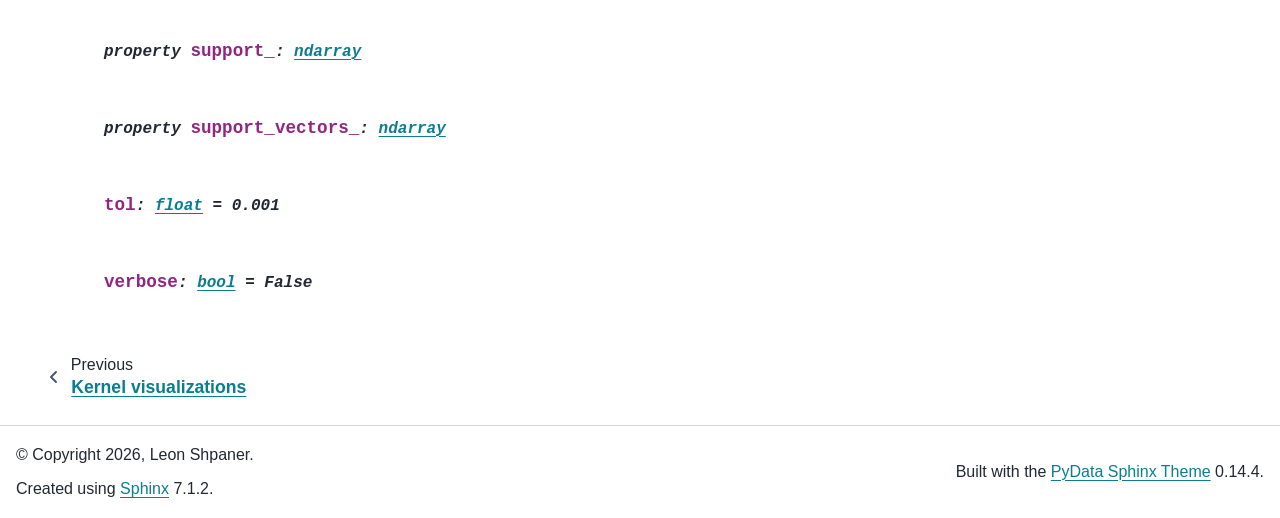
<file: docs/api.html>
<!DOCTYPE html>


<html lang="en" data-content_root="" >

  <head>
    <meta charset="utf-8" />
    <meta name="viewport" content="width=device-width, initial-scale=1.0" /><meta name="viewport" content="width=device-width, initial-scale=1" />

    <title>API reference &#8212; svdynamics 0.0.1a3 documentation</title>
  
  
  
  <script data-cfasync="false">
    document.documentElement.dataset.mode = localStorage.getItem("mode") || "";
    document.documentElement.dataset.theme = localStorage.getItem("theme") || "light";
  </script>
  
  <!-- Loaded before other Sphinx assets -->
  <link href="_static/styles/theme.css?digest=5b4479735964841361fd" rel="stylesheet" />
<link href="_static/styles/bootstrap.css?digest=5b4479735964841361fd" rel="stylesheet" />
<link href="_static/styles/pydata-sphinx-theme.css?digest=5b4479735964841361fd" rel="stylesheet" />

  
  <link href="_static/vendor/fontawesome/6.1.2/css/all.min.css?digest=5b4479735964841361fd" rel="stylesheet" />
  <link rel="preload" as="font" type="font/woff2" crossorigin href="_static/vendor/fontawesome/6.1.2/webfonts/fa-solid-900.woff2" />
<link rel="preload" as="font" type="font/woff2" crossorigin href="_static/vendor/fontawesome/6.1.2/webfonts/fa-brands-400.woff2" />
<link rel="preload" as="font" type="font/woff2" crossorigin href="_static/vendor/fontawesome/6.1.2/webfonts/fa-regular-400.woff2" />

    <link rel="stylesheet" type="text/css" href="_static/pygments.css?v=8f2a1f02" />
    <link rel="stylesheet" type="text/css" href="_static/copybutton.css?v=76b2166b" />
    <link rel="stylesheet" type="text/css" href="_static/custom.css?v=c0d15e7e" />
  
  <!-- Pre-loaded scripts that we'll load fully later -->
  <link rel="preload" as="script" href="_static/scripts/bootstrap.js?digest=5b4479735964841361fd" />
<link rel="preload" as="script" href="_static/scripts/pydata-sphinx-theme.js?digest=5b4479735964841361fd" />
  <script src="_static/vendor/fontawesome/6.1.2/js/all.min.js?digest=5b4479735964841361fd"></script>

    <script data-url_root="./" id="documentation_options" src="_static/documentation_options.js?v=01800c42"></script>
    <script src="_static/doctools.js?v=888ff710"></script>
    <script src="_static/sphinx_highlight.js?v=4825356b"></script>
    <script src="_static/clipboard.min.js?v=a7894cd8"></script>
    <script src="_static/copybutton.js?v=f281be69"></script>
    <script>DOCUMENTATION_OPTIONS.pagename = 'api';</script>
    <link rel="index" title="Index" href="genindex.html" />
    <link rel="search" title="Search" href="search.html" />
    <link rel="prev" title="Kernel visualizations" href="visualizations.html" />
  <meta name="viewport" content="width=device-width, initial-scale=1"/>
  <meta name="docsearch:language" content="en"/>
  </head>
  
  
  <body data-bs-spy="scroll" data-bs-target=".bd-toc-nav" data-offset="180" data-bs-root-margin="0px 0px -60%" data-default-mode="">

  
  
  <a class="skip-link" href="#main-content">Skip to main content</a>
  
  <div id="pst-scroll-pixel-helper"></div>

  
  <button type="button" class="btn rounded-pill" id="pst-back-to-top">
    <i class="fa-solid fa-arrow-up"></i>
    Back to top
  </button>

  
  <input type="checkbox"
          class="sidebar-toggle"
          name="__primary"
          id="__primary"/>
  <label class="overlay overlay-primary" for="__primary"></label>
  
  <input type="checkbox"
          class="sidebar-toggle"
          name="__secondary"
          id="__secondary"/>
  <label class="overlay overlay-secondary" for="__secondary"></label>
  
  <div class="search-button__wrapper">
    <div class="search-button__overlay"></div>
    <div class="search-button__search-container">
<form class="bd-search d-flex align-items-center"
      action="search.html"
      method="get">
  <i class="fa-solid fa-magnifying-glass"></i>
  <input type="search"
         class="form-control"
         name="q"
         id="search-input"
         placeholder="Search the docs ..."
         aria-label="Search the docs ..."
         autocomplete="off"
         autocorrect="off"
         autocapitalize="off"
         spellcheck="false"/>
  <span class="search-button__kbd-shortcut"><kbd class="kbd-shortcut__modifier">Ctrl</kbd>+<kbd>K</kbd></span>
</form></div>
  </div>
  
    <nav class="bd-header navbar navbar-expand-lg bd-navbar">
<div class="bd-header__inner bd-page-width">
  <label class="sidebar-toggle primary-toggle" for="__primary">
    <span class="fa-solid fa-bars"></span>
  </label>
  
  
  <div class="col-lg-3 navbar-header-items__start">
    
      <div class="navbar-item">

  

<a class="navbar-brand logo" href="index.html">
  
  
  
  
  
  
    <p class="title logo__title">svdynamics 0.0.1a3 documentation</p>
  
</a></div>
    
  </div>
  
  <div class="col-lg-9 navbar-header-items">
    
    <div class="me-auto navbar-header-items__center">
      
        <div class="navbar-item">
<nav class="navbar-nav">
  <p class="sidebar-header-items__title"
     role="heading"
     aria-level="1"
     aria-label="Site Navigation">
    Site Navigation
  </p>
  <ul class="bd-navbar-elements navbar-nav">
    
                    <li class="nav-item">
                      <a class="nav-link nav-internal" href="getting_started.html">
                        Getting started
                      </a>
                    </li>
                

                    <li class="nav-item">
                      <a class="nav-link nav-internal" href="visualizations.html">
                        Kernel visualizations
                      </a>
                    </li>
                

                    <li class="nav-item current active">
                      <a class="nav-link nav-internal" href="#">
                        API reference
                      </a>
                    </li>
                
  </ul>
</nav></div>
      
    </div>
    
    
    <div class="navbar-header-items__end">
      
        <div class="navbar-item navbar-persistent--container">
          

 <script>
 document.write(`
   <button class="btn navbar-btn search-button-field search-button__button" title="Search" aria-label="Search" data-bs-placement="bottom" data-bs-toggle="tooltip">
    <i class="fa-solid fa-magnifying-glass"></i>
    <span class="search-button__default-text">Search</span>
    <span class="search-button__kbd-shortcut"><kbd class="kbd-shortcut__modifier">Ctrl</kbd>+<kbd class="kbd-shortcut__modifier">K</kbd></span>
   </button>
 `);
 </script>
        </div>
      
      
        <div class="navbar-item">

<script>
document.write(`
  <button class="btn btn-sm navbar-btn theme-switch-button" title="light/dark" aria-label="light/dark" data-bs-placement="bottom" data-bs-toggle="tooltip">
    <span class="theme-switch nav-link" data-mode="light"><i class="fa-solid fa-sun fa-lg"></i></span>
    <span class="theme-switch nav-link" data-mode="dark"><i class="fa-solid fa-moon fa-lg"></i></span>
    <span class="theme-switch nav-link" data-mode="auto"><i class="fa-solid fa-circle-half-stroke fa-lg"></i></span>
  </button>
`);
</script></div>
      
    </div>
    
  </div>
  
  
    <div class="navbar-persistent--mobile">

 <script>
 document.write(`
   <button class="btn navbar-btn search-button-field search-button__button" title="Search" aria-label="Search" data-bs-placement="bottom" data-bs-toggle="tooltip">
    <i class="fa-solid fa-magnifying-glass"></i>
    <span class="search-button__default-text">Search</span>
    <span class="search-button__kbd-shortcut"><kbd class="kbd-shortcut__modifier">Ctrl</kbd>+<kbd class="kbd-shortcut__modifier">K</kbd></span>
   </button>
 `);
 </script>
    </div>
  

  
    <label class="sidebar-toggle secondary-toggle" for="__secondary" tabindex="0">
      <span class="fa-solid fa-outdent"></span>
    </label>
  
</div>

    </nav>
  
  <div class="bd-container">
    <div class="bd-container__inner bd-page-width">
      
      <div class="bd-sidebar-primary bd-sidebar hide-on-wide">
        

  
  <div class="sidebar-header-items sidebar-primary__section">
    
    
      <div class="sidebar-header-items__center">
        
          <div class="navbar-item">
<nav class="navbar-nav">
  <p class="sidebar-header-items__title"
     role="heading"
     aria-level="1"
     aria-label="Site Navigation">
    Site Navigation
  </p>
  <ul class="bd-navbar-elements navbar-nav">
    
                    <li class="nav-item">
                      <a class="nav-link nav-internal" href="getting_started.html">
                        Getting started
                      </a>
                    </li>
                

                    <li class="nav-item">
                      <a class="nav-link nav-internal" href="visualizations.html">
                        Kernel visualizations
                      </a>
                    </li>
                

                    <li class="nav-item current active">
                      <a class="nav-link nav-internal" href="#">
                        API reference
                      </a>
                    </li>
                
  </ul>
</nav></div>
        
      </div>
    
    
    
      <div class="sidebar-header-items__end">
        
          <div class="navbar-item">

<script>
document.write(`
  <button class="btn btn-sm navbar-btn theme-switch-button" title="light/dark" aria-label="light/dark" data-bs-placement="bottom" data-bs-toggle="tooltip">
    <span class="theme-switch nav-link" data-mode="light"><i class="fa-solid fa-sun fa-lg"></i></span>
    <span class="theme-switch nav-link" data-mode="dark"><i class="fa-solid fa-moon fa-lg"></i></span>
    <span class="theme-switch nav-link" data-mode="auto"><i class="fa-solid fa-circle-half-stroke fa-lg"></i></span>
  </button>
`);
</script></div>
        
      </div>
    
  </div>
  
  
  <div class="sidebar-primary-items__end sidebar-primary__section">
  </div>
  
  <div id="rtd-footer-container"></div>


      </div>
      
      <main id="main-content" class="bd-main">
        
        
          <div class="bd-content">
            <div class="bd-article-container">
              
              <div class="bd-header-article">
<div class="header-article-items header-article__inner">
  
    <div class="header-article-items__start">
      
        <div class="header-article-item">



<nav aria-label="Breadcrumb">
  <ul class="bd-breadcrumbs">
    
    <li class="breadcrumb-item breadcrumb-home">
      <a href="index.html" class="nav-link" aria-label="Home">
        <i class="fa-solid fa-home"></i>
      </a>
    </li>
    <li class="breadcrumb-item active" aria-current="page">API reference</li>
  </ul>
</nav>
</div>
      
    </div>
  
  
</div>
</div>
              
              
              
                
<div id="searchbox"></div>
                <article class="bd-article" role="main">
                  
  <section id="api-reference">
<h1>API reference<a class="headerlink" href="#api-reference" title="Permalink to this heading">#</a></h1>
<section id="compositekernel">
<h2>CompositeKernel<a class="headerlink" href="#compositekernel" title="Permalink to this heading">#</a></h2>
<dl class="py class">
<dt class="sig sig-object py" id="svdynamics.CompositeKernel">
<em class="property"><span class="pre">class</span><span class="w"> </span></em><span class="sig-prename descclassname"><span class="pre">svdynamics.</span></span><span class="sig-name descname"><span class="pre">CompositeKernel</span></span><span class="sig-paren">(</span><em class="sig-param"><span class="n"><span class="pre">kernels</span></span><span class="p"><span class="pre">:</span></span><span class="w"> </span><span class="n"><span class="pre">Sequence</span><span class="p"><span class="pre">[</span></span><span class="pre">KernelSpec</span><span class="p"><span class="pre">]</span></span></span></em>, <em class="sig-param"><span class="n"><span class="pre">weights</span></span><span class="p"><span class="pre">:</span></span><span class="w"> </span><span class="n"><span class="pre">Sequence</span><span class="p"><span class="pre">[</span></span><a class="reference external" href="https://docs.python.org/3/builtins/functions.html#float" title="(in Python v3.15)"><span class="pre">float</span></a><span class="p"><span class="pre">]</span></span><span class="w"> </span><span class="p"><span class="pre">|</span></span><span class="w"> </span><a class="reference external" href="https://docs.python.org/3/builtins/constants.html#None" title="(in Python v3.15)"><span class="pre">None</span></a></span><span class="w"> </span><span class="o"><span class="pre">=</span></span><span class="w"> </span><span class="default_value"><span class="pre">None</span></span></em>, <em class="sig-param"><span class="n"><span class="pre">normalize</span></span><span class="p"><span class="pre">:</span></span><span class="w"> </span><span class="n"><a class="reference external" href="https://docs.python.org/3/builtins/functions.html#bool" title="(in Python v3.15)"><span class="pre">bool</span></a></span><span class="w"> </span><span class="o"><span class="pre">=</span></span><span class="w"> </span><span class="default_value"><span class="pre">True</span></span></em>, <em class="sig-param"><span class="n"><span class="pre">eps</span></span><span class="p"><span class="pre">:</span></span><span class="w"> </span><span class="n"><a class="reference external" href="https://docs.python.org/3/builtins/functions.html#float" title="(in Python v3.15)"><span class="pre">float</span></a></span><span class="w"> </span><span class="o"><span class="pre">=</span></span><span class="w"> </span><span class="default_value"><span class="pre">1e-12</span></span></em><span class="sig-paren">)</span><a class="reference internal" href="_modules/svdynamics/kernels.html#CompositeKernel"><span class="viewcode-link"><span class="pre">[source]</span></span></a><a class="headerlink" href="#svdynamics.CompositeKernel" title="Permalink to this definition">#</a></dt>
<dd><p>Bases: <a class="reference external" href="https://docs.python.org/3/builtins/functions.html#object" title="(in Python v3.15)"><code class="xref py py-class docutils literal notranslate"><span class="pre">object</span></code></a></p>
<p>Weighted combination of multiple base kernels.</p>
<p>K(X, Y) = sum_m w_m * K_m(X, Y)</p>
<section id="parameters">
<h3>Parameters<a class="headerlink" href="#parameters" title="Permalink to this heading">#</a></h3>
<dl class="simple">
<dt>kernels:</dt><dd><p>Sequence of kernel specifications. Each element can be:</p>
<ul class="simple">
<li><p>“rbf”, “linear”, “poly”, or “sigmoid”</p></li>
<li><p>(“rbf”, {“gamma”: 0.1}), etc.</p></li>
<li><p>callable kernel(X, Y) -&gt; ndarray</p></li>
</ul>
</dd>
<dt>weights:</dt><dd><p>Optional weights for the kernels. If None, uniform weights
are used. Weights are normalized to sum to 1.</p>
</dd>
<dt>normalize:</dt><dd><p>If True, each base kernel is rescaled using a scalar derived
from K(X, X).</p>
</dd>
<dt>eps:</dt><dd><p>Small constant used for numerical stability.</p>
</dd>
</dl>
<dl class="py method">
<dt class="sig sig-object py" id="svdynamics.CompositeKernel.as_callable">
<span class="sig-name descname"><span class="pre">as_callable</span></span><span class="sig-paren">(</span><span class="sig-paren">)</span> <span class="sig-return"><span class="sig-return-icon">&#x2192;</span> <span class="sig-return-typehint"><a class="reference external" href="https://docs.python.org/3/library/typing.html#typing.Callable" title="(in Python v3.15)"><span class="pre">Callable</span></a><span class="p"><span class="pre">[</span></span><span class="p"><span class="pre">[</span></span><a class="reference external" href="https://numpy.org/doc/stable/reference/generated/numpy.ndarray.html#numpy.ndarray" title="(in NumPy v2.5)"><span class="pre">ndarray</span></a><span class="p"><span class="pre">,</span></span><span class="w"> </span><a class="reference external" href="https://numpy.org/doc/stable/reference/generated/numpy.ndarray.html#numpy.ndarray" title="(in NumPy v2.5)"><span class="pre">ndarray</span></a><span class="p"><span class="pre">]</span></span><span class="p"><span class="pre">,</span></span><span class="w"> </span><a class="reference external" href="https://numpy.org/doc/stable/reference/generated/numpy.ndarray.html#numpy.ndarray" title="(in NumPy v2.5)"><span class="pre">ndarray</span></a><span class="p"><span class="pre">]</span></span></span></span><a class="reference internal" href="_modules/svdynamics/kernels.html#CompositeKernel.as_callable"><span class="viewcode-link"><span class="pre">[source]</span></span></a><a class="headerlink" href="#svdynamics.CompositeKernel.as_callable" title="Permalink to this definition">#</a></dt>
<dd><p>Return the composite kernel as a callable.</p>
</dd></dl>

<dl class="py attribute">
<dt class="sig sig-object py" id="svdynamics.CompositeKernel.eps">
<span class="sig-name descname"><span class="pre">eps</span></span><em class="property"><span class="p"><span class="pre">:</span></span><span class="w"> </span><a class="reference external" href="https://docs.python.org/3/builtins/functions.html#float" title="(in Python v3.15)"><span class="pre">float</span></a></em><em class="property"><span class="w"> </span><span class="p"><span class="pre">=</span></span><span class="w"> </span><span class="pre">1e-12</span></em><a class="headerlink" href="#svdynamics.CompositeKernel.eps" title="Permalink to this definition">#</a></dt>
<dd></dd></dl>

<dl class="py method">
<dt class="sig sig-object py" id="svdynamics.CompositeKernel.fit_scales">
<span class="sig-name descname"><span class="pre">fit_scales</span></span><span class="sig-paren">(</span><em class="sig-param"><span class="n"><span class="pre">X</span></span><span class="p"><span class="pre">:</span></span><span class="w"> </span><span class="n"><a class="reference external" href="https://numpy.org/doc/stable/reference/generated/numpy.ndarray.html#numpy.ndarray" title="(in NumPy v2.5)"><span class="pre">ndarray</span></a></span></em><span class="sig-paren">)</span> <span class="sig-return"><span class="sig-return-icon">&#x2192;</span> <span class="sig-return-typehint"><a class="reference internal" href="#svdynamics.CompositeKernel" title="svdynamics.CompositeKernel"><span class="pre">CompositeKernel</span></a></span></span><a class="reference internal" href="_modules/svdynamics/kernels.html#CompositeKernel.fit_scales"><span class="viewcode-link"><span class="pre">[source]</span></span></a><a class="headerlink" href="#svdynamics.CompositeKernel.fit_scales" title="Permalink to this definition">#</a></dt>
<dd><p>Compute and store per-kernel normalization scales from
training data.</p>
<p>Once stored, every later call uses these scales, so a point’s
kernel values (and the model’s predictions) do not depend on
which other points are passed alongside it.</p>
</dd></dl>

<dl class="py attribute">
<dt class="sig sig-object py" id="svdynamics.CompositeKernel.kernels">
<span class="sig-name descname"><span class="pre">kernels</span></span><em class="property"><span class="p"><span class="pre">:</span></span><span class="w"> </span><a class="reference external" href="https://docs.python.org/3/library/typing.html#typing.Sequence" title="(in Python v3.15)"><span class="pre">Sequence</span></a><span class="p"><span class="pre">[</span></span><a class="reference external" href="https://docs.python.org/3/builtins/stdtypes.html#str" title="(in Python v3.15)"><span class="pre">str</span></a><span class="w"> </span><span class="p"><span class="pre">|</span></span><span class="w"> </span><a class="reference external" href="https://docs.python.org/3/library/typing.html#typing.Tuple" title="(in Python v3.15)"><span class="pre">Tuple</span></a><span class="p"><span class="pre">[</span></span><a class="reference external" href="https://docs.python.org/3/builtins/stdtypes.html#str" title="(in Python v3.15)"><span class="pre">str</span></a><span class="p"><span class="pre">,</span></span><span class="w"> </span><a class="reference external" href="https://docs.python.org/3/library/typing.html#typing.Dict" title="(in Python v3.15)"><span class="pre">Dict</span></a><span class="p"><span class="pre">[</span></span><a class="reference external" href="https://docs.python.org/3/builtins/stdtypes.html#str" title="(in Python v3.15)"><span class="pre">str</span></a><span class="p"><span class="pre">,</span></span><span class="w"> </span><a class="reference external" href="https://docs.python.org/3/library/typing.html#typing.Any" title="(in Python v3.15)"><span class="pre">Any</span></a><span class="p"><span class="pre">]</span></span><span class="p"><span class="pre">]</span></span><span class="w"> </span><span class="p"><span class="pre">|</span></span><span class="w"> </span><a class="reference external" href="https://docs.python.org/3/library/typing.html#typing.Any" title="(in Python v3.15)"><span class="pre">Any</span></a><span class="p"><span class="pre">]</span></span></em><a class="headerlink" href="#svdynamics.CompositeKernel.kernels" title="Permalink to this definition">#</a></dt>
<dd></dd></dl>

<dl class="py method">
<dt class="sig sig-object py" id="svdynamics.CompositeKernel.min_eigenvalues">
<span class="sig-name descname"><span class="pre">min_eigenvalues</span></span><span class="sig-paren">(</span><em class="sig-param"><span class="n"><span class="pre">X</span></span><span class="p"><span class="pre">:</span></span><span class="w"> </span><span class="n"><a class="reference external" href="https://numpy.org/doc/stable/reference/generated/numpy.ndarray.html#numpy.ndarray" title="(in NumPy v2.5)"><span class="pre">ndarray</span></a></span></em><span class="sig-paren">)</span> <span class="sig-return"><span class="sig-return-icon">&#x2192;</span> <span class="sig-return-typehint"><a class="reference external" href="https://numpy.org/doc/stable/reference/generated/numpy.ndarray.html#numpy.ndarray" title="(in NumPy v2.5)"><span class="pre">ndarray</span></a></span></span><a class="reference internal" href="_modules/svdynamics/kernels.html#CompositeKernel.min_eigenvalues"><span class="viewcode-link"><span class="pre">[source]</span></span></a><a class="headerlink" href="#svdynamics.CompositeKernel.min_eigenvalues" title="Permalink to this definition">#</a></dt>
<dd><p>Smallest eigenvalue of each base kernel’s Gram matrix on X.</p>
<p>Optional diagnostic for positive semidefiniteness (PSD). A valid
kernel gives values &gt;= 0 up to rounding (about -1e-8 relative to
the largest eigenvalue). Sigmoid kernels are not PSD in general and
may return clearly negative values. Cost is O(n^3) per kernel, so
use a subsample for large X.</p>
</dd></dl>

<dl class="py attribute">
<dt class="sig sig-object py" id="svdynamics.CompositeKernel.normalize">
<span class="sig-name descname"><span class="pre">normalize</span></span><em class="property"><span class="p"><span class="pre">:</span></span><span class="w"> </span><a class="reference external" href="https://docs.python.org/3/builtins/functions.html#bool" title="(in Python v3.15)"><span class="pre">bool</span></a></em><em class="property"><span class="w"> </span><span class="p"><span class="pre">=</span></span><span class="w"> </span><span class="pre">True</span></em><a class="headerlink" href="#svdynamics.CompositeKernel.normalize" title="Permalink to this definition">#</a></dt>
<dd></dd></dl>

<dl class="py property">
<dt class="sig sig-object py" id="svdynamics.CompositeKernel.normalized_weights">
<em class="property"><span class="pre">property</span><span class="w"> </span></em><span class="sig-name descname"><span class="pre">normalized_weights</span></span><em class="property"><span class="p"><span class="pre">:</span></span><span class="w"> </span><a class="reference external" href="https://numpy.org/doc/stable/reference/generated/numpy.ndarray.html#numpy.ndarray" title="(in NumPy v2.5)"><span class="pre">ndarray</span></a></em><a class="headerlink" href="#svdynamics.CompositeKernel.normalized_weights" title="Permalink to this definition">#</a></dt>
<dd><p>Return normalized kernel weights.</p>
</dd></dl>

<dl class="py property">
<dt class="sig sig-object py" id="svdynamics.CompositeKernel.parsed_kernels">
<em class="property"><span class="pre">property</span><span class="w"> </span></em><span class="sig-name descname"><span class="pre">parsed_kernels</span></span><em class="property"><span class="p"><span class="pre">:</span></span><span class="w"> </span><a class="reference external" href="https://docs.python.org/3/library/typing.html#typing.List" title="(in Python v3.15)"><span class="pre">List</span></a><span class="p"><span class="pre">[</span></span><span class="pre">ParsedKernel</span><span class="p"><span class="pre">]</span></span></em><a class="headerlink" href="#svdynamics.CompositeKernel.parsed_kernels" title="Permalink to this definition">#</a></dt>
<dd><p>Return parsed kernel specifications.</p>
</dd></dl>

<dl class="py attribute">
<dt class="sig sig-object py" id="svdynamics.CompositeKernel.weights">
<span class="sig-name descname"><span class="pre">weights</span></span><em class="property"><span class="p"><span class="pre">:</span></span><span class="w"> </span><a class="reference external" href="https://docs.python.org/3/library/typing.html#typing.Sequence" title="(in Python v3.15)"><span class="pre">Sequence</span></a><span class="p"><span class="pre">[</span></span><a class="reference external" href="https://docs.python.org/3/builtins/functions.html#float" title="(in Python v3.15)"><span class="pre">float</span></a><span class="p"><span class="pre">]</span></span><span class="w"> </span><span class="p"><span class="pre">|</span></span><span class="w"> </span><a class="reference external" href="https://docs.python.org/3/builtins/constants.html#None" title="(in Python v3.15)"><span class="pre">None</span></a></em><em class="property"><span class="w"> </span><span class="p"><span class="pre">=</span></span><span class="w"> </span><span class="pre">None</span></em><a class="headerlink" href="#svdynamics.CompositeKernel.weights" title="Permalink to this definition">#</a></dt>
<dd></dd></dl>

</section>
</dd></dl>

</section>
<section id="adaptivecompositekernel">
<h2>AdaptiveCompositeKernel<a class="headerlink" href="#adaptivecompositekernel" title="Permalink to this heading">#</a></h2>
<dl class="py class">
<dt class="sig sig-object py" id="svdynamics.AdaptiveCompositeKernel">
<em class="property"><span class="pre">class</span><span class="w"> </span></em><span class="sig-prename descclassname"><span class="pre">svdynamics.</span></span><span class="sig-name descname"><span class="pre">AdaptiveCompositeKernel</span></span><span class="sig-paren">(</span><em class="sig-param"><span class="n"><span class="pre">kernels</span></span><span class="p"><span class="pre">:</span></span><span class="w"> </span><span class="n"><span class="pre">Sequence</span><span class="p"><span class="pre">[</span></span><span class="pre">KernelSpec</span><span class="p"><span class="pre">]</span></span></span></em>, <em class="sig-param"><span class="n"><span class="pre">weights</span></span><span class="p"><span class="pre">:</span></span><span class="w"> </span><span class="n"><span class="pre">Sequence</span><span class="p"><span class="pre">[</span></span><a class="reference external" href="https://docs.python.org/3/builtins/functions.html#float" title="(in Python v3.15)"><span class="pre">float</span></a><span class="p"><span class="pre">]</span></span><span class="w"> </span><span class="p"><span class="pre">|</span></span><span class="w"> </span><a class="reference external" href="https://docs.python.org/3/builtins/constants.html#None" title="(in Python v3.15)"><span class="pre">None</span></a></span><span class="w"> </span><span class="o"><span class="pre">=</span></span><span class="w"> </span><span class="default_value"><span class="pre">None</span></span></em>, <em class="sig-param"><span class="n"><span class="pre">normalize</span></span><span class="p"><span class="pre">:</span></span><span class="w"> </span><span class="n"><a class="reference external" href="https://docs.python.org/3/builtins/functions.html#bool" title="(in Python v3.15)"><span class="pre">bool</span></a></span><span class="w"> </span><span class="o"><span class="pre">=</span></span><span class="w"> </span><span class="default_value"><span class="pre">True</span></span></em>, <em class="sig-param"><span class="n"><span class="pre">eps</span></span><span class="p"><span class="pre">:</span></span><span class="w"> </span><span class="n"><a class="reference external" href="https://docs.python.org/3/builtins/functions.html#float" title="(in Python v3.15)"><span class="pre">float</span></a></span><span class="w"> </span><span class="o"><span class="pre">=</span></span><span class="w"> </span><span class="default_value"><span class="pre">1e-12</span></span></em><span class="sig-paren">)</span><a class="reference internal" href="_modules/svdynamics/kernels.html#AdaptiveCompositeKernel"><span class="viewcode-link"><span class="pre">[source]</span></span></a><a class="headerlink" href="#svdynamics.AdaptiveCompositeKernel" title="Permalink to this definition">#</a></dt>
<dd><p>Bases: <a class="reference internal" href="#svdynamics.CompositeKernel" title="svdynamics.kernels.CompositeKernel"><code class="xref py py-class docutils literal notranslate"><span class="pre">CompositeKernel</span></code></a></p>
<p>Composite kernel with weights learned from training data.</p>
<p>Kernel weights are estimated using normalized kernel-target
alignment.</p>
<section id="id1">
<h3>Parameters<a class="headerlink" href="#id1" title="Permalink to this heading">#</a></h3>
<dl class="simple">
<dt>kernels:</dt><dd><p>Sequence of kernel specifications.</p>
</dd>
<dt>weights:</dt><dd><p>Initial kernel weights. These are replaced by learned
weights when fit() is called.</p>
</dd>
<dt>normalize:</dt><dd><p>If True, rescale individual kernels when constructing the
composite kernel.</p>
</dd>
<dt>eps:</dt><dd><p>Small constant used for numerical stability.</p>
</dd>
</dl>
<dl class="py method">
<dt class="sig sig-object py" id="svdynamics.AdaptiveCompositeKernel.fit">
<span class="sig-name descname"><span class="pre">fit</span></span><span class="sig-paren">(</span><em class="sig-param"><span class="n"><span class="pre">X</span></span><span class="p"><span class="pre">:</span></span><span class="w"> </span><span class="n"><a class="reference external" href="https://numpy.org/doc/stable/reference/generated/numpy.ndarray.html#numpy.ndarray" title="(in NumPy v2.5)"><span class="pre">ndarray</span></a></span></em>, <em class="sig-param"><span class="n"><span class="pre">y</span></span><span class="p"><span class="pre">:</span></span><span class="w"> </span><span class="n"><a class="reference external" href="https://numpy.org/doc/stable/reference/generated/numpy.ndarray.html#numpy.ndarray" title="(in NumPy v2.5)"><span class="pre">ndarray</span></a></span></em><span class="sig-paren">)</span> <span class="sig-return"><span class="sig-return-icon">&#x2192;</span> <span class="sig-return-typehint"><a class="reference internal" href="#svdynamics.AdaptiveCompositeKernel" title="svdynamics.AdaptiveCompositeKernel"><span class="pre">AdaptiveCompositeKernel</span></a></span></span><a class="reference internal" href="_modules/svdynamics/kernels.html#AdaptiveCompositeKernel.fit"><span class="viewcode-link"><span class="pre">[source]</span></span></a><a class="headerlink" href="#svdynamics.AdaptiveCompositeKernel.fit" title="Permalink to this definition">#</a></dt>
<dd><p>Learn kernel weights from training data.</p>
</dd></dl>

<dl class="py attribute">
<dt class="sig sig-object py" id="svdynamics.AdaptiveCompositeKernel.weights">
<span class="sig-name descname"><span class="pre">weights</span></span><em class="property"><span class="p"><span class="pre">:</span></span><span class="w"> </span><a class="reference external" href="https://docs.python.org/3/library/typing.html#typing.Sequence" title="(in Python v3.15)"><span class="pre">Sequence</span></a><span class="p"><span class="pre">[</span></span><a class="reference external" href="https://docs.python.org/3/builtins/functions.html#float" title="(in Python v3.15)"><span class="pre">float</span></a><span class="p"><span class="pre">]</span></span><span class="w"> </span><span class="p"><span class="pre">|</span></span><span class="w"> </span><a class="reference external" href="https://docs.python.org/3/builtins/constants.html#None" title="(in Python v3.15)"><span class="pre">None</span></a></em><em class="property"><span class="w"> </span><span class="p"><span class="pre">=</span></span><span class="w"> </span><span class="pre">None</span></em><a class="headerlink" href="#svdynamics.AdaptiveCompositeKernel.weights" title="Permalink to this definition">#</a></dt>
<dd></dd></dl>

</section>
</dd></dl>

</section>
<section id="svdclassifier">
<h2>SVDClassifier<a class="headerlink" href="#svdclassifier" title="Permalink to this heading">#</a></h2>
<dl class="py class">
<dt class="sig sig-object py" id="svdynamics.SVDClassifier">
<em class="property"><span class="pre">class</span><span class="w"> </span></em><span class="sig-prename descclassname"><span class="pre">svdynamics.</span></span><span class="sig-name descname"><span class="pre">SVDClassifier</span></span><span class="sig-paren">(</span><em class="sig-param"><span class="n"><span class="pre">C</span></span><span class="p"><span class="pre">:</span></span><span class="w"> </span><span class="n"><a class="reference external" href="https://docs.python.org/3/builtins/functions.html#float" title="(in Python v3.15)"><span class="pre">float</span></a></span><span class="w"> </span><span class="o"><span class="pre">=</span></span><span class="w"> </span><span class="default_value"><span class="pre">1.0</span></span></em>, <em class="sig-param"><span class="n"><span class="pre">kernel</span></span><span class="p"><span class="pre">:</span></span><span class="w"> </span><span class="n"><span class="pre">KernelArg</span></span><span class="w"> </span><span class="o"><span class="pre">=</span></span><span class="w"> </span><span class="default_value"><span class="pre">'rbf'</span></span></em>, <em class="sig-param"><span class="n"><span class="pre">degree</span></span><span class="p"><span class="pre">:</span></span><span class="w"> </span><span class="n"><a class="reference external" href="https://docs.python.org/3/builtins/functions.html#int" title="(in Python v3.15)"><span class="pre">int</span></a></span><span class="w"> </span><span class="o"><span class="pre">=</span></span><span class="w"> </span><span class="default_value"><span class="pre">3</span></span></em>, <em class="sig-param"><span class="n"><span class="pre">gamma</span></span><span class="p"><span class="pre">:</span></span><span class="w"> </span><span class="n"><a class="reference external" href="https://docs.python.org/3/builtins/stdtypes.html#str" title="(in Python v3.15)"><span class="pre">str</span></a><span class="w"> </span><span class="p"><span class="pre">|</span></span><span class="w"> </span><a class="reference external" href="https://docs.python.org/3/builtins/functions.html#float" title="(in Python v3.15)"><span class="pre">float</span></a></span><span class="w"> </span><span class="o"><span class="pre">=</span></span><span class="w"> </span><span class="default_value"><span class="pre">'scale'</span></span></em>, <em class="sig-param"><span class="n"><span class="pre">coef0</span></span><span class="p"><span class="pre">:</span></span><span class="w"> </span><span class="n"><a class="reference external" href="https://docs.python.org/3/builtins/functions.html#float" title="(in Python v3.15)"><span class="pre">float</span></a></span><span class="w"> </span><span class="o"><span class="pre">=</span></span><span class="w"> </span><span class="default_value"><span class="pre">0.0</span></span></em>, <em class="sig-param"><span class="n"><span class="pre">shrinking</span></span><span class="p"><span class="pre">:</span></span><span class="w"> </span><span class="n"><a class="reference external" href="https://docs.python.org/3/builtins/functions.html#bool" title="(in Python v3.15)"><span class="pre">bool</span></a></span><span class="w"> </span><span class="o"><span class="pre">=</span></span><span class="w"> </span><span class="default_value"><span class="pre">True</span></span></em>, <em class="sig-param"><span class="n"><span class="pre">probability</span></span><span class="p"><span class="pre">:</span></span><span class="w"> </span><span class="n"><a class="reference external" href="https://docs.python.org/3/builtins/functions.html#bool" title="(in Python v3.15)"><span class="pre">bool</span></a></span><span class="w"> </span><span class="o"><span class="pre">=</span></span><span class="w"> </span><span class="default_value"><span class="pre">False</span></span></em>, <em class="sig-param"><span class="n"><span class="pre">tol</span></span><span class="p"><span class="pre">:</span></span><span class="w"> </span><span class="n"><a class="reference external" href="https://docs.python.org/3/builtins/functions.html#float" title="(in Python v3.15)"><span class="pre">float</span></a></span><span class="w"> </span><span class="o"><span class="pre">=</span></span><span class="w"> </span><span class="default_value"><span class="pre">0.001</span></span></em>, <em class="sig-param"><span class="n"><span class="pre">cache_size</span></span><span class="p"><span class="pre">:</span></span><span class="w"> </span><span class="n"><a class="reference external" href="https://docs.python.org/3/builtins/functions.html#float" title="(in Python v3.15)"><span class="pre">float</span></a></span><span class="w"> </span><span class="o"><span class="pre">=</span></span><span class="w"> </span><span class="default_value"><span class="pre">200.0</span></span></em>, <em class="sig-param"><span class="n"><span class="pre">class_weight</span></span><span class="p"><span class="pre">:</span></span><span class="w"> </span><span class="n"><span class="pre">Dict</span><span class="p"><span class="pre">[</span></span><span class="pre">Any</span><span class="p"><span class="pre">,</span></span><span class="w"> </span><a class="reference external" href="https://docs.python.org/3/builtins/functions.html#float" title="(in Python v3.15)"><span class="pre">float</span></a><span class="p"><span class="pre">]</span></span><span class="w"> </span><span class="p"><span class="pre">|</span></span><span class="w"> </span><a class="reference external" href="https://docs.python.org/3/builtins/constants.html#None" title="(in Python v3.15)"><span class="pre">None</span></a></span><span class="w"> </span><span class="o"><span class="pre">=</span></span><span class="w"> </span><span class="default_value"><span class="pre">None</span></span></em>, <em class="sig-param"><span class="n"><span class="pre">verbose</span></span><span class="p"><span class="pre">:</span></span><span class="w"> </span><span class="n"><a class="reference external" href="https://docs.python.org/3/builtins/functions.html#bool" title="(in Python v3.15)"><span class="pre">bool</span></a></span><span class="w"> </span><span class="o"><span class="pre">=</span></span><span class="w"> </span><span class="default_value"><span class="pre">False</span></span></em>, <em class="sig-param"><span class="n"><span class="pre">max_iter</span></span><span class="p"><span class="pre">:</span></span><span class="w"> </span><span class="n"><a class="reference external" href="https://docs.python.org/3/builtins/functions.html#int" title="(in Python v3.15)"><span class="pre">int</span></a></span><span class="w"> </span><span class="o"><span class="pre">=</span></span><span class="w"> </span><span class="default_value"><span class="pre">-1</span></span></em>, <em class="sig-param"><span class="n"><span class="pre">decision_function_shape</span></span><span class="p"><span class="pre">:</span></span><span class="w"> </span><span class="n"><a class="reference external" href="https://docs.python.org/3/builtins/stdtypes.html#str" title="(in Python v3.15)"><span class="pre">str</span></a></span><span class="w"> </span><span class="o"><span class="pre">=</span></span><span class="w"> </span><span class="default_value"><span class="pre">'ovr'</span></span></em>, <em class="sig-param"><span class="n"><span class="pre">break_ties</span></span><span class="p"><span class="pre">:</span></span><span class="w"> </span><span class="n"><a class="reference external" href="https://docs.python.org/3/builtins/functions.html#bool" title="(in Python v3.15)"><span class="pre">bool</span></a></span><span class="w"> </span><span class="o"><span class="pre">=</span></span><span class="w"> </span><span class="default_value"><span class="pre">False</span></span></em>, <em class="sig-param"><span class="n"><span class="pre">random_state</span></span><span class="p"><span class="pre">:</span></span><span class="w"> </span><span class="n"><a class="reference external" href="https://docs.python.org/3/builtins/functions.html#int" title="(in Python v3.15)"><span class="pre">int</span></a><span class="w"> </span><span class="p"><span class="pre">|</span></span><span class="w"> </span><a class="reference external" href="https://docs.python.org/3/builtins/constants.html#None" title="(in Python v3.15)"><span class="pre">None</span></a></span><span class="w"> </span><span class="o"><span class="pre">=</span></span><span class="w"> </span><span class="default_value"><span class="pre">None</span></span></em><span class="sig-paren">)</span><a class="reference internal" href="_modules/svdynamics/svm.html#SVDClassifier"><span class="viewcode-link"><span class="pre">[source]</span></span></a><a class="headerlink" href="#svdynamics.SVDClassifier" title="Permalink to this definition">#</a></dt>
<dd><p>Bases: <a class="reference external" href="https://scikit-learn.org/stable/modules/generated/sklearn.base.BaseEstimator.html#sklearn.base.BaseEstimator" title="(in scikit-learn v1.9)"><code class="xref py py-class docutils literal notranslate"><span class="pre">BaseEstimator</span></code></a>, <a class="reference external" href="https://scikit-learn.org/stable/modules/generated/sklearn.base.ClassifierMixin.html#sklearn.base.ClassifierMixin" title="(in scikit-learn v1.9)"><code class="xref py py-class docutils literal notranslate"><span class="pre">ClassifierMixin</span></code></a></p>
<p>SVC wrapper supporting fixed and adaptive composite kernels.</p>
<dl class="py attribute">
<dt class="sig sig-object py" id="svdynamics.SVDClassifier.C">
<span class="sig-name descname"><span class="pre">C</span></span><em class="property"><span class="p"><span class="pre">:</span></span><span class="w"> </span><a class="reference external" href="https://docs.python.org/3/builtins/functions.html#float" title="(in Python v3.15)"><span class="pre">float</span></a></em><em class="property"><span class="w"> </span><span class="p"><span class="pre">=</span></span><span class="w"> </span><span class="pre">1.0</span></em><a class="headerlink" href="#svdynamics.SVDClassifier.C" title="Permalink to this definition">#</a></dt>
<dd></dd></dl>

<dl class="py attribute">
<dt class="sig sig-object py" id="svdynamics.SVDClassifier.break_ties">
<span class="sig-name descname"><span class="pre">break_ties</span></span><em class="property"><span class="p"><span class="pre">:</span></span><span class="w"> </span><a class="reference external" href="https://docs.python.org/3/builtins/functions.html#bool" title="(in Python v3.15)"><span class="pre">bool</span></a></em><em class="property"><span class="w"> </span><span class="p"><span class="pre">=</span></span><span class="w"> </span><span class="pre">False</span></em><a class="headerlink" href="#svdynamics.SVDClassifier.break_ties" title="Permalink to this definition">#</a></dt>
<dd></dd></dl>

<dl class="py attribute">
<dt class="sig sig-object py" id="svdynamics.SVDClassifier.cache_size">
<span class="sig-name descname"><span class="pre">cache_size</span></span><em class="property"><span class="p"><span class="pre">:</span></span><span class="w"> </span><a class="reference external" href="https://docs.python.org/3/builtins/functions.html#float" title="(in Python v3.15)"><span class="pre">float</span></a></em><em class="property"><span class="w"> </span><span class="p"><span class="pre">=</span></span><span class="w"> </span><span class="pre">200.0</span></em><a class="headerlink" href="#svdynamics.SVDClassifier.cache_size" title="Permalink to this definition">#</a></dt>
<dd></dd></dl>

<dl class="py attribute">
<dt class="sig sig-object py" id="svdynamics.SVDClassifier.class_weight">
<span class="sig-name descname"><span class="pre">class_weight</span></span><em class="property"><span class="p"><span class="pre">:</span></span><span class="w"> </span><a class="reference external" href="https://docs.python.org/3/library/typing.html#typing.Dict" title="(in Python v3.15)"><span class="pre">Dict</span></a><span class="p"><span class="pre">[</span></span><a class="reference external" href="https://docs.python.org/3/library/typing.html#typing.Any" title="(in Python v3.15)"><span class="pre">Any</span></a><span class="p"><span class="pre">,</span></span><span class="w"> </span><a class="reference external" href="https://docs.python.org/3/builtins/functions.html#float" title="(in Python v3.15)"><span class="pre">float</span></a><span class="p"><span class="pre">]</span></span><span class="w"> </span><span class="p"><span class="pre">|</span></span><span class="w"> </span><a class="reference external" href="https://docs.python.org/3/builtins/constants.html#None" title="(in Python v3.15)"><span class="pre">None</span></a></em><em class="property"><span class="w"> </span><span class="p"><span class="pre">=</span></span><span class="w"> </span><span class="pre">None</span></em><a class="headerlink" href="#svdynamics.SVDClassifier.class_weight" title="Permalink to this definition">#</a></dt>
<dd></dd></dl>

<dl class="py attribute">
<dt class="sig sig-object py" id="svdynamics.SVDClassifier.coef0">
<span class="sig-name descname"><span class="pre">coef0</span></span><em class="property"><span class="p"><span class="pre">:</span></span><span class="w"> </span><a class="reference external" href="https://docs.python.org/3/builtins/functions.html#float" title="(in Python v3.15)"><span class="pre">float</span></a></em><em class="property"><span class="w"> </span><span class="p"><span class="pre">=</span></span><span class="w"> </span><span class="pre">0.0</span></em><a class="headerlink" href="#svdynamics.SVDClassifier.coef0" title="Permalink to this definition">#</a></dt>
<dd></dd></dl>

<dl class="py method">
<dt class="sig sig-object py" id="svdynamics.SVDClassifier.decision_function">
<span class="sig-name descname"><span class="pre">decision_function</span></span><span class="sig-paren">(</span><em class="sig-param"><span class="n"><span class="pre">X</span></span><span class="p"><span class="pre">:</span></span><span class="w"> </span><span class="n"><a class="reference external" href="https://numpy.org/doc/stable/reference/generated/numpy.ndarray.html#numpy.ndarray" title="(in NumPy v2.5)"><span class="pre">ndarray</span></a></span></em><span class="sig-paren">)</span> <span class="sig-return"><span class="sig-return-icon">&#x2192;</span> <span class="sig-return-typehint"><a class="reference external" href="https://numpy.org/doc/stable/reference/generated/numpy.ndarray.html#numpy.ndarray" title="(in NumPy v2.5)"><span class="pre">ndarray</span></a></span></span><a class="reference internal" href="_modules/svdynamics/svm.html#SVDClassifier.decision_function"><span class="viewcode-link"><span class="pre">[source]</span></span></a><a class="headerlink" href="#svdynamics.SVDClassifier.decision_function" title="Permalink to this definition">#</a></dt>
<dd></dd></dl>

<dl class="py attribute">
<dt class="sig sig-object py" id="svdynamics.SVDClassifier.decision_function_shape">
<span class="sig-name descname"><span class="pre">decision_function_shape</span></span><em class="property"><span class="p"><span class="pre">:</span></span><span class="w"> </span><a class="reference external" href="https://docs.python.org/3/builtins/stdtypes.html#str" title="(in Python v3.15)"><span class="pre">str</span></a></em><em class="property"><span class="w"> </span><span class="p"><span class="pre">=</span></span><span class="w"> </span><span class="pre">'ovr'</span></em><a class="headerlink" href="#svdynamics.SVDClassifier.decision_function_shape" title="Permalink to this definition">#</a></dt>
<dd></dd></dl>

<dl class="py attribute">
<dt class="sig sig-object py" id="svdynamics.SVDClassifier.degree">
<span class="sig-name descname"><span class="pre">degree</span></span><em class="property"><span class="p"><span class="pre">:</span></span><span class="w"> </span><a class="reference external" href="https://docs.python.org/3/builtins/functions.html#int" title="(in Python v3.15)"><span class="pre">int</span></a></em><em class="property"><span class="w"> </span><span class="p"><span class="pre">=</span></span><span class="w"> </span><span class="pre">3</span></em><a class="headerlink" href="#svdynamics.SVDClassifier.degree" title="Permalink to this definition">#</a></dt>
<dd></dd></dl>

<dl class="py method">
<dt class="sig sig-object py" id="svdynamics.SVDClassifier.fit">
<span class="sig-name descname"><span class="pre">fit</span></span><span class="sig-paren">(</span><em class="sig-param"><span class="n"><span class="pre">X</span></span><span class="p"><span class="pre">:</span></span><span class="w"> </span><span class="n"><a class="reference external" href="https://numpy.org/doc/stable/reference/generated/numpy.ndarray.html#numpy.ndarray" title="(in NumPy v2.5)"><span class="pre">ndarray</span></a></span></em>, <em class="sig-param"><span class="n"><span class="pre">y</span></span><span class="p"><span class="pre">:</span></span><span class="w"> </span><span class="n"><a class="reference external" href="https://numpy.org/doc/stable/reference/generated/numpy.ndarray.html#numpy.ndarray" title="(in NumPy v2.5)"><span class="pre">ndarray</span></a></span></em><span class="sig-paren">)</span> <span class="sig-return"><span class="sig-return-icon">&#x2192;</span> <span class="sig-return-typehint"><a class="reference internal" href="#svdynamics.SVDClassifier" title="svdynamics.SVDClassifier"><span class="pre">SVDClassifier</span></a></span></span><a class="reference internal" href="_modules/svdynamics/svm.html#SVDClassifier.fit"><span class="viewcode-link"><span class="pre">[source]</span></span></a><a class="headerlink" href="#svdynamics.SVDClassifier.fit" title="Permalink to this definition">#</a></dt>
<dd></dd></dl>

<dl class="py attribute">
<dt class="sig sig-object py" id="svdynamics.SVDClassifier.gamma">
<span class="sig-name descname"><span class="pre">gamma</span></span><em class="property"><span class="p"><span class="pre">:</span></span><span class="w"> </span><a class="reference external" href="https://docs.python.org/3/builtins/stdtypes.html#str" title="(in Python v3.15)"><span class="pre">str</span></a><span class="w"> </span><span class="p"><span class="pre">|</span></span><span class="w"> </span><a class="reference external" href="https://docs.python.org/3/builtins/functions.html#float" title="(in Python v3.15)"><span class="pre">float</span></a></em><em class="property"><span class="w"> </span><span class="p"><span class="pre">=</span></span><span class="w"> </span><span class="pre">'scale'</span></em><a class="headerlink" href="#svdynamics.SVDClassifier.gamma" title="Permalink to this definition">#</a></dt>
<dd></dd></dl>

<dl class="py attribute">
<dt class="sig sig-object py" id="svdynamics.SVDClassifier.kernel">
<span class="sig-name descname"><span class="pre">kernel</span></span><em class="property"><span class="p"><span class="pre">:</span></span><span class="w"> </span><a class="reference external" href="https://docs.python.org/3/builtins/stdtypes.html#str" title="(in Python v3.15)"><span class="pre">str</span></a><span class="w"> </span><span class="p"><span class="pre">|</span></span><span class="w"> </span><a class="reference internal" href="#svdynamics.CompositeKernel" title="svdynamics.kernels.CompositeKernel"><span class="pre">CompositeKernel</span></a><span class="w"> </span><span class="p"><span class="pre">|</span></span><span class="w"> </span><a class="reference external" href="https://docs.python.org/3/library/typing.html#typing.Any" title="(in Python v3.15)"><span class="pre">Any</span></a></em><em class="property"><span class="w"> </span><span class="p"><span class="pre">=</span></span><span class="w"> </span><span class="pre">'rbf'</span></em><a class="headerlink" href="#svdynamics.SVDClassifier.kernel" title="Permalink to this definition">#</a></dt>
<dd></dd></dl>

<dl class="py attribute">
<dt class="sig sig-object py" id="svdynamics.SVDClassifier.max_iter">
<span class="sig-name descname"><span class="pre">max_iter</span></span><em class="property"><span class="p"><span class="pre">:</span></span><span class="w"> </span><a class="reference external" href="https://docs.python.org/3/builtins/functions.html#int" title="(in Python v3.15)"><span class="pre">int</span></a></em><em class="property"><span class="w"> </span><span class="p"><span class="pre">=</span></span><span class="w"> </span><span class="pre">-1</span></em><a class="headerlink" href="#svdynamics.SVDClassifier.max_iter" title="Permalink to this definition">#</a></dt>
<dd></dd></dl>

<dl class="py property">
<dt class="sig sig-object py" id="svdynamics.SVDClassifier.n_support_">
<em class="property"><span class="pre">property</span><span class="w"> </span></em><span class="sig-name descname"><span class="pre">n_support_</span></span><em class="property"><span class="p"><span class="pre">:</span></span><span class="w"> </span><a class="reference external" href="https://numpy.org/doc/stable/reference/generated/numpy.ndarray.html#numpy.ndarray" title="(in NumPy v2.5)"><span class="pre">ndarray</span></a></em><a class="headerlink" href="#svdynamics.SVDClassifier.n_support_" title="Permalink to this definition">#</a></dt>
<dd></dd></dl>

<dl class="py method">
<dt class="sig sig-object py" id="svdynamics.SVDClassifier.predict">
<span class="sig-name descname"><span class="pre">predict</span></span><span class="sig-paren">(</span><em class="sig-param"><span class="n"><span class="pre">X</span></span><span class="p"><span class="pre">:</span></span><span class="w"> </span><span class="n"><a class="reference external" href="https://numpy.org/doc/stable/reference/generated/numpy.ndarray.html#numpy.ndarray" title="(in NumPy v2.5)"><span class="pre">ndarray</span></a></span></em><span class="sig-paren">)</span> <span class="sig-return"><span class="sig-return-icon">&#x2192;</span> <span class="sig-return-typehint"><a class="reference external" href="https://numpy.org/doc/stable/reference/generated/numpy.ndarray.html#numpy.ndarray" title="(in NumPy v2.5)"><span class="pre">ndarray</span></a></span></span><a class="reference internal" href="_modules/svdynamics/svm.html#SVDClassifier.predict"><span class="viewcode-link"><span class="pre">[source]</span></span></a><a class="headerlink" href="#svdynamics.SVDClassifier.predict" title="Permalink to this definition">#</a></dt>
<dd></dd></dl>

<dl class="py property">
<dt class="sig sig-object py" id="svdynamics.SVDClassifier.predict_log_proba">
<em class="property"><span class="pre">property</span><span class="w"> </span></em><span class="sig-name descname"><span class="pre">predict_log_proba</span></span><a class="headerlink" href="#svdynamics.SVDClassifier.predict_log_proba" title="Permalink to this definition">#</a></dt>
<dd><p>Available only when probability estimation is enabled.</p>
</dd></dl>

<dl class="py property">
<dt class="sig sig-object py" id="svdynamics.SVDClassifier.predict_proba">
<em class="property"><span class="pre">property</span><span class="w"> </span></em><span class="sig-name descname"><span class="pre">predict_proba</span></span><a class="headerlink" href="#svdynamics.SVDClassifier.predict_proba" title="Permalink to this definition">#</a></dt>
<dd><p>Available only when probability estimation is enabled.</p>
</dd></dl>

<dl class="py attribute">
<dt class="sig sig-object py" id="svdynamics.SVDClassifier.probability">
<span class="sig-name descname"><span class="pre">probability</span></span><em class="property"><span class="p"><span class="pre">:</span></span><span class="w"> </span><a class="reference external" href="https://docs.python.org/3/builtins/functions.html#bool" title="(in Python v3.15)"><span class="pre">bool</span></a></em><em class="property"><span class="w"> </span><span class="p"><span class="pre">=</span></span><span class="w"> </span><span class="pre">False</span></em><a class="headerlink" href="#svdynamics.SVDClassifier.probability" title="Permalink to this definition">#</a></dt>
<dd></dd></dl>

<dl class="py attribute">
<dt class="sig sig-object py" id="svdynamics.SVDClassifier.random_state">
<span class="sig-name descname"><span class="pre">random_state</span></span><em class="property"><span class="p"><span class="pre">:</span></span><span class="w"> </span><a class="reference external" href="https://docs.python.org/3/builtins/functions.html#int" title="(in Python v3.15)"><span class="pre">int</span></a><span class="w"> </span><span class="p"><span class="pre">|</span></span><span class="w"> </span><a class="reference external" href="https://docs.python.org/3/builtins/constants.html#None" title="(in Python v3.15)"><span class="pre">None</span></a></em><em class="property"><span class="w"> </span><span class="p"><span class="pre">=</span></span><span class="w"> </span><span class="pre">None</span></em><a class="headerlink" href="#svdynamics.SVDClassifier.random_state" title="Permalink to this definition">#</a></dt>
<dd></dd></dl>

<dl class="py method">
<dt class="sig sig-object py" id="svdynamics.SVDClassifier.set_score_request">
<span class="sig-name descname"><span class="pre">set_score_request</span></span><span class="sig-paren">(</span><em class="sig-param"><span class="o"><span class="pre">*</span></span></em>, <em class="sig-param"><span class="n"><span class="pre">sample_weight</span></span><span class="p"><span class="pre">:</span></span><span class="w"> </span><span class="n"><a class="reference external" href="https://docs.python.org/3/builtins/functions.html#bool" title="(in Python v3.15)"><span class="pre">bool</span></a><span class="w"> </span><span class="p"><span class="pre">|</span></span><span class="w"> </span><a class="reference external" href="https://docs.python.org/3/builtins/constants.html#None" title="(in Python v3.15)"><span class="pre">None</span></a><span class="w"> </span><span class="p"><span class="pre">|</span></span><span class="w"> </span><a class="reference external" href="https://docs.python.org/3/builtins/stdtypes.html#str" title="(in Python v3.15)"><span class="pre">str</span></a></span><span class="w"> </span><span class="o"><span class="pre">=</span></span><span class="w"> </span><span class="default_value"><span class="pre">'$UNCHANGED$'</span></span></em><span class="sig-paren">)</span> <span class="sig-return"><span class="sig-return-icon">&#x2192;</span> <span class="sig-return-typehint"><a class="reference internal" href="#svdynamics.SVDClassifier" title="svdynamics.svm.SVDClassifier"><span class="pre">SVDClassifier</span></a></span></span><a class="headerlink" href="#svdynamics.SVDClassifier.set_score_request" title="Permalink to this definition">#</a></dt>
<dd><p>Request metadata passed to the <code class="docutils literal notranslate"><span class="pre">score</span></code> method.</p>
<p>Note that this method is only relevant if
<code class="docutils literal notranslate"><span class="pre">enable_metadata_routing=True</span></code> (see <a class="reference external" href="https://scikit-learn.org/stable/modules/generated/sklearn.set_config.html#sklearn.set_config" title="(in scikit-learn v1.9)"><code class="xref py py-func docutils literal notranslate"><span class="pre">sklearn.set_config()</span></code></a>).
Please see <a class="reference external" href="https://scikit-learn.org/stable/metadata_routing.html#metadata-routing" title="(in scikit-learn v1.9)"><span class="xref std std-ref">User Guide</span></a> on how the routing
mechanism works.</p>
<p>The options for each parameter are:</p>
<ul class="simple">
<li><p><code class="docutils literal notranslate"><span class="pre">True</span></code>: metadata is requested, and passed to <code class="docutils literal notranslate"><span class="pre">score</span></code> if provided. The request is ignored if metadata is not provided.</p></li>
<li><p><code class="docutils literal notranslate"><span class="pre">False</span></code>: metadata is not requested and the meta-estimator will not pass it to <code class="docutils literal notranslate"><span class="pre">score</span></code>.</p></li>
<li><p><code class="docutils literal notranslate"><span class="pre">None</span></code>: metadata is not requested, and the meta-estimator will raise an error if the user provides it.</p></li>
<li><p><code class="docutils literal notranslate"><span class="pre">str</span></code>: metadata should be passed to the meta-estimator with this given alias instead of the original name.</p></li>
</ul>
<p>The default (<code class="docutils literal notranslate"><span class="pre">sklearn.utils.metadata_routing.UNCHANGED</span></code>) retains the
existing request. This allows you to change the request for some
parameters and not others.</p>
<div class="versionadded">
<p><span class="versionmodified added">New in version 1.3.</span></p>
</div>
<div class="admonition note">
<p class="admonition-title">Note</p>
<p>This method is only relevant if this estimator is used as a
sub-estimator of a meta-estimator, e.g. used inside a
<a class="reference external" href="https://scikit-learn.org/stable/modules/generated/sklearn.pipeline.Pipeline.html#sklearn.pipeline.Pipeline" title="(in scikit-learn v1.9)"><code class="xref py py-class docutils literal notranslate"><span class="pre">Pipeline</span></code></a>. Otherwise it has no effect.</p>
</div>
<section id="id2">
<h3>Parameters<a class="headerlink" href="#id2" title="Permalink to this heading">#</a></h3>
<dl class="simple">
<dt>sample_weight<span class="classifier">str, True, False, or None,                     default=sklearn.utils.metadata_routing.UNCHANGED</span></dt><dd><p>Metadata routing for <code class="docutils literal notranslate"><span class="pre">sample_weight</span></code> parameter in <code class="docutils literal notranslate"><span class="pre">score</span></code>.</p>
</dd>
</dl>
</section>
<section id="returns">
<h3>Returns<a class="headerlink" href="#returns" title="Permalink to this heading">#</a></h3>
<dl class="simple">
<dt>self<span class="classifier">object</span></dt><dd><p>The updated object.</p>
</dd>
</dl>
</section>
</dd></dl>

<dl class="py attribute">
<dt class="sig sig-object py" id="svdynamics.SVDClassifier.shrinking">
<span class="sig-name descname"><span class="pre">shrinking</span></span><em class="property"><span class="p"><span class="pre">:</span></span><span class="w"> </span><a class="reference external" href="https://docs.python.org/3/builtins/functions.html#bool" title="(in Python v3.15)"><span class="pre">bool</span></a></em><em class="property"><span class="w"> </span><span class="p"><span class="pre">=</span></span><span class="w"> </span><span class="pre">True</span></em><a class="headerlink" href="#svdynamics.SVDClassifier.shrinking" title="Permalink to this definition">#</a></dt>
<dd></dd></dl>

<dl class="py property">
<dt class="sig sig-object py" id="svdynamics.SVDClassifier.support_">
<em class="property"><span class="pre">property</span><span class="w"> </span></em><span class="sig-name descname"><span class="pre">support_</span></span><em class="property"><span class="p"><span class="pre">:</span></span><span class="w"> </span><a class="reference external" href="https://numpy.org/doc/stable/reference/generated/numpy.ndarray.html#numpy.ndarray" title="(in NumPy v2.5)"><span class="pre">ndarray</span></a></em><a class="headerlink" href="#svdynamics.SVDClassifier.support_" title="Permalink to this definition">#</a></dt>
<dd></dd></dl>

<dl class="py property">
<dt class="sig sig-object py" id="svdynamics.SVDClassifier.support_vectors_">
<em class="property"><span class="pre">property</span><span class="w"> </span></em><span class="sig-name descname"><span class="pre">support_vectors_</span></span><em class="property"><span class="p"><span class="pre">:</span></span><span class="w"> </span><a class="reference external" href="https://numpy.org/doc/stable/reference/generated/numpy.ndarray.html#numpy.ndarray" title="(in NumPy v2.5)"><span class="pre">ndarray</span></a></em><a class="headerlink" href="#svdynamics.SVDClassifier.support_vectors_" title="Permalink to this definition">#</a></dt>
<dd></dd></dl>

<dl class="py attribute">
<dt class="sig sig-object py" id="svdynamics.SVDClassifier.tol">
<span class="sig-name descname"><span class="pre">tol</span></span><em class="property"><span class="p"><span class="pre">:</span></span><span class="w"> </span><a class="reference external" href="https://docs.python.org/3/builtins/functions.html#float" title="(in Python v3.15)"><span class="pre">float</span></a></em><em class="property"><span class="w"> </span><span class="p"><span class="pre">=</span></span><span class="w"> </span><span class="pre">0.001</span></em><a class="headerlink" href="#svdynamics.SVDClassifier.tol" title="Permalink to this definition">#</a></dt>
<dd></dd></dl>

<dl class="py attribute">
<dt class="sig sig-object py" id="svdynamics.SVDClassifier.verbose">
<span class="sig-name descname"><span class="pre">verbose</span></span><em class="property"><span class="p"><span class="pre">:</span></span><span class="w"> </span><a class="reference external" href="https://docs.python.org/3/builtins/functions.html#bool" title="(in Python v3.15)"><span class="pre">bool</span></a></em><em class="property"><span class="w"> </span><span class="p"><span class="pre">=</span></span><span class="w"> </span><span class="pre">False</span></em><a class="headerlink" href="#svdynamics.SVDClassifier.verbose" title="Permalink to this definition">#</a></dt>
<dd></dd></dl>

</dd></dl>

</section>
<section id="svdregressor">
<h2>SVDRegressor<a class="headerlink" href="#svdregressor" title="Permalink to this heading">#</a></h2>
<dl class="py class">
<dt class="sig sig-object py" id="svdynamics.SVDRegressor">
<em class="property"><span class="pre">class</span><span class="w"> </span></em><span class="sig-prename descclassname"><span class="pre">svdynamics.</span></span><span class="sig-name descname"><span class="pre">SVDRegressor</span></span><span class="sig-paren">(</span><em class="sig-param"><span class="n"><span class="pre">C</span></span><span class="p"><span class="pre">:</span></span><span class="w"> </span><span class="n"><a class="reference external" href="https://docs.python.org/3/builtins/functions.html#float" title="(in Python v3.15)"><span class="pre">float</span></a></span><span class="w"> </span><span class="o"><span class="pre">=</span></span><span class="w"> </span><span class="default_value"><span class="pre">1.0</span></span></em>, <em class="sig-param"><span class="n"><span class="pre">kernel</span></span><span class="p"><span class="pre">:</span></span><span class="w"> </span><span class="n"><span class="pre">KernelArg</span></span><span class="w"> </span><span class="o"><span class="pre">=</span></span><span class="w"> </span><span class="default_value"><span class="pre">'rbf'</span></span></em>, <em class="sig-param"><span class="n"><span class="pre">degree</span></span><span class="p"><span class="pre">:</span></span><span class="w"> </span><span class="n"><a class="reference external" href="https://docs.python.org/3/builtins/functions.html#int" title="(in Python v3.15)"><span class="pre">int</span></a></span><span class="w"> </span><span class="o"><span class="pre">=</span></span><span class="w"> </span><span class="default_value"><span class="pre">3</span></span></em>, <em class="sig-param"><span class="n"><span class="pre">gamma</span></span><span class="p"><span class="pre">:</span></span><span class="w"> </span><span class="n"><a class="reference external" href="https://docs.python.org/3/builtins/stdtypes.html#str" title="(in Python v3.15)"><span class="pre">str</span></a><span class="w"> </span><span class="p"><span class="pre">|</span></span><span class="w"> </span><a class="reference external" href="https://docs.python.org/3/builtins/functions.html#float" title="(in Python v3.15)"><span class="pre">float</span></a></span><span class="w"> </span><span class="o"><span class="pre">=</span></span><span class="w"> </span><span class="default_value"><span class="pre">'scale'</span></span></em>, <em class="sig-param"><span class="n"><span class="pre">coef0</span></span><span class="p"><span class="pre">:</span></span><span class="w"> </span><span class="n"><a class="reference external" href="https://docs.python.org/3/builtins/functions.html#float" title="(in Python v3.15)"><span class="pre">float</span></a></span><span class="w"> </span><span class="o"><span class="pre">=</span></span><span class="w"> </span><span class="default_value"><span class="pre">0.0</span></span></em>, <em class="sig-param"><span class="n"><span class="pre">tol</span></span><span class="p"><span class="pre">:</span></span><span class="w"> </span><span class="n"><a class="reference external" href="https://docs.python.org/3/builtins/functions.html#float" title="(in Python v3.15)"><span class="pre">float</span></a></span><span class="w"> </span><span class="o"><span class="pre">=</span></span><span class="w"> </span><span class="default_value"><span class="pre">0.001</span></span></em>, <em class="sig-param"><span class="n"><span class="pre">epsilon</span></span><span class="p"><span class="pre">:</span></span><span class="w"> </span><span class="n"><a class="reference external" href="https://docs.python.org/3/builtins/functions.html#float" title="(in Python v3.15)"><span class="pre">float</span></a></span><span class="w"> </span><span class="o"><span class="pre">=</span></span><span class="w"> </span><span class="default_value"><span class="pre">0.1</span></span></em>, <em class="sig-param"><span class="n"><span class="pre">shrinking</span></span><span class="p"><span class="pre">:</span></span><span class="w"> </span><span class="n"><a class="reference external" href="https://docs.python.org/3/builtins/functions.html#bool" title="(in Python v3.15)"><span class="pre">bool</span></a></span><span class="w"> </span><span class="o"><span class="pre">=</span></span><span class="w"> </span><span class="default_value"><span class="pre">True</span></span></em>, <em class="sig-param"><span class="n"><span class="pre">cache_size</span></span><span class="p"><span class="pre">:</span></span><span class="w"> </span><span class="n"><a class="reference external" href="https://docs.python.org/3/builtins/functions.html#float" title="(in Python v3.15)"><span class="pre">float</span></a></span><span class="w"> </span><span class="o"><span class="pre">=</span></span><span class="w"> </span><span class="default_value"><span class="pre">200.0</span></span></em>, <em class="sig-param"><span class="n"><span class="pre">verbose</span></span><span class="p"><span class="pre">:</span></span><span class="w"> </span><span class="n"><a class="reference external" href="https://docs.python.org/3/builtins/functions.html#bool" title="(in Python v3.15)"><span class="pre">bool</span></a></span><span class="w"> </span><span class="o"><span class="pre">=</span></span><span class="w"> </span><span class="default_value"><span class="pre">False</span></span></em>, <em class="sig-param"><span class="n"><span class="pre">max_iter</span></span><span class="p"><span class="pre">:</span></span><span class="w"> </span><span class="n"><a class="reference external" href="https://docs.python.org/3/builtins/functions.html#int" title="(in Python v3.15)"><span class="pre">int</span></a></span><span class="w"> </span><span class="o"><span class="pre">=</span></span><span class="w"> </span><span class="default_value"><span class="pre">-1</span></span></em><span class="sig-paren">)</span><a class="reference internal" href="_modules/svdynamics/svm.html#SVDRegressor"><span class="viewcode-link"><span class="pre">[source]</span></span></a><a class="headerlink" href="#svdynamics.SVDRegressor" title="Permalink to this definition">#</a></dt>
<dd><p>Bases: <a class="reference external" href="https://scikit-learn.org/stable/modules/generated/sklearn.base.BaseEstimator.html#sklearn.base.BaseEstimator" title="(in scikit-learn v1.9)"><code class="xref py py-class docutils literal notranslate"><span class="pre">BaseEstimator</span></code></a>, <a class="reference external" href="https://scikit-learn.org/stable/modules/generated/sklearn.base.RegressorMixin.html#sklearn.base.RegressorMixin" title="(in scikit-learn v1.9)"><code class="xref py py-class docutils literal notranslate"><span class="pre">RegressorMixin</span></code></a></p>
<p>SVR wrapper supporting fixed composite kernels.</p>
<dl class="py attribute">
<dt class="sig sig-object py" id="svdynamics.SVDRegressor.C">
<span class="sig-name descname"><span class="pre">C</span></span><em class="property"><span class="p"><span class="pre">:</span></span><span class="w"> </span><a class="reference external" href="https://docs.python.org/3/builtins/functions.html#float" title="(in Python v3.15)"><span class="pre">float</span></a></em><em class="property"><span class="w"> </span><span class="p"><span class="pre">=</span></span><span class="w"> </span><span class="pre">1.0</span></em><a class="headerlink" href="#svdynamics.SVDRegressor.C" title="Permalink to this definition">#</a></dt>
<dd></dd></dl>

<dl class="py attribute">
<dt class="sig sig-object py" id="svdynamics.SVDRegressor.cache_size">
<span class="sig-name descname"><span class="pre">cache_size</span></span><em class="property"><span class="p"><span class="pre">:</span></span><span class="w"> </span><a class="reference external" href="https://docs.python.org/3/builtins/functions.html#float" title="(in Python v3.15)"><span class="pre">float</span></a></em><em class="property"><span class="w"> </span><span class="p"><span class="pre">=</span></span><span class="w"> </span><span class="pre">200.0</span></em><a class="headerlink" href="#svdynamics.SVDRegressor.cache_size" title="Permalink to this definition">#</a></dt>
<dd></dd></dl>

<dl class="py attribute">
<dt class="sig sig-object py" id="svdynamics.SVDRegressor.coef0">
<span class="sig-name descname"><span class="pre">coef0</span></span><em class="property"><span class="p"><span class="pre">:</span></span><span class="w"> </span><a class="reference external" href="https://docs.python.org/3/builtins/functions.html#float" title="(in Python v3.15)"><span class="pre">float</span></a></em><em class="property"><span class="w"> </span><span class="p"><span class="pre">=</span></span><span class="w"> </span><span class="pre">0.0</span></em><a class="headerlink" href="#svdynamics.SVDRegressor.coef0" title="Permalink to this definition">#</a></dt>
<dd></dd></dl>

<dl class="py attribute">
<dt class="sig sig-object py" id="svdynamics.SVDRegressor.degree">
<span class="sig-name descname"><span class="pre">degree</span></span><em class="property"><span class="p"><span class="pre">:</span></span><span class="w"> </span><a class="reference external" href="https://docs.python.org/3/builtins/functions.html#int" title="(in Python v3.15)"><span class="pre">int</span></a></em><em class="property"><span class="w"> </span><span class="p"><span class="pre">=</span></span><span class="w"> </span><span class="pre">3</span></em><a class="headerlink" href="#svdynamics.SVDRegressor.degree" title="Permalink to this definition">#</a></dt>
<dd></dd></dl>

<dl class="py attribute">
<dt class="sig sig-object py" id="svdynamics.SVDRegressor.epsilon">
<span class="sig-name descname"><span class="pre">epsilon</span></span><em class="property"><span class="p"><span class="pre">:</span></span><span class="w"> </span><a class="reference external" href="https://docs.python.org/3/builtins/functions.html#float" title="(in Python v3.15)"><span class="pre">float</span></a></em><em class="property"><span class="w"> </span><span class="p"><span class="pre">=</span></span><span class="w"> </span><span class="pre">0.1</span></em><a class="headerlink" href="#svdynamics.SVDRegressor.epsilon" title="Permalink to this definition">#</a></dt>
<dd></dd></dl>

<dl class="py method">
<dt class="sig sig-object py" id="svdynamics.SVDRegressor.fit">
<span class="sig-name descname"><span class="pre">fit</span></span><span class="sig-paren">(</span><em class="sig-param"><span class="n"><span class="pre">X</span></span><span class="p"><span class="pre">:</span></span><span class="w"> </span><span class="n"><a class="reference external" href="https://numpy.org/doc/stable/reference/generated/numpy.ndarray.html#numpy.ndarray" title="(in NumPy v2.5)"><span class="pre">ndarray</span></a></span></em>, <em class="sig-param"><span class="n"><span class="pre">y</span></span><span class="p"><span class="pre">:</span></span><span class="w"> </span><span class="n"><a class="reference external" href="https://numpy.org/doc/stable/reference/generated/numpy.ndarray.html#numpy.ndarray" title="(in NumPy v2.5)"><span class="pre">ndarray</span></a></span></em><span class="sig-paren">)</span> <span class="sig-return"><span class="sig-return-icon">&#x2192;</span> <span class="sig-return-typehint"><a class="reference internal" href="#svdynamics.SVDRegressor" title="svdynamics.SVDRegressor"><span class="pre">SVDRegressor</span></a></span></span><a class="reference internal" href="_modules/svdynamics/svm.html#SVDRegressor.fit"><span class="viewcode-link"><span class="pre">[source]</span></span></a><a class="headerlink" href="#svdynamics.SVDRegressor.fit" title="Permalink to this definition">#</a></dt>
<dd></dd></dl>

<dl class="py attribute">
<dt class="sig sig-object py" id="svdynamics.SVDRegressor.gamma">
<span class="sig-name descname"><span class="pre">gamma</span></span><em class="property"><span class="p"><span class="pre">:</span></span><span class="w"> </span><a class="reference external" href="https://docs.python.org/3/builtins/stdtypes.html#str" title="(in Python v3.15)"><span class="pre">str</span></a><span class="w"> </span><span class="p"><span class="pre">|</span></span><span class="w"> </span><a class="reference external" href="https://docs.python.org/3/builtins/functions.html#float" title="(in Python v3.15)"><span class="pre">float</span></a></em><em class="property"><span class="w"> </span><span class="p"><span class="pre">=</span></span><span class="w"> </span><span class="pre">'scale'</span></em><a class="headerlink" href="#svdynamics.SVDRegressor.gamma" title="Permalink to this definition">#</a></dt>
<dd></dd></dl>

<dl class="py attribute">
<dt class="sig sig-object py" id="svdynamics.SVDRegressor.kernel">
<span class="sig-name descname"><span class="pre">kernel</span></span><em class="property"><span class="p"><span class="pre">:</span></span><span class="w"> </span><a class="reference external" href="https://docs.python.org/3/builtins/stdtypes.html#str" title="(in Python v3.15)"><span class="pre">str</span></a><span class="w"> </span><span class="p"><span class="pre">|</span></span><span class="w"> </span><a class="reference internal" href="#svdynamics.CompositeKernel" title="svdynamics.kernels.CompositeKernel"><span class="pre">CompositeKernel</span></a><span class="w"> </span><span class="p"><span class="pre">|</span></span><span class="w"> </span><a class="reference external" href="https://docs.python.org/3/library/typing.html#typing.Any" title="(in Python v3.15)"><span class="pre">Any</span></a></em><em class="property"><span class="w"> </span><span class="p"><span class="pre">=</span></span><span class="w"> </span><span class="pre">'rbf'</span></em><a class="headerlink" href="#svdynamics.SVDRegressor.kernel" title="Permalink to this definition">#</a></dt>
<dd></dd></dl>

<dl class="py attribute">
<dt class="sig sig-object py" id="svdynamics.SVDRegressor.max_iter">
<span class="sig-name descname"><span class="pre">max_iter</span></span><em class="property"><span class="p"><span class="pre">:</span></span><span class="w"> </span><a class="reference external" href="https://docs.python.org/3/builtins/functions.html#int" title="(in Python v3.15)"><span class="pre">int</span></a></em><em class="property"><span class="w"> </span><span class="p"><span class="pre">=</span></span><span class="w"> </span><span class="pre">-1</span></em><a class="headerlink" href="#svdynamics.SVDRegressor.max_iter" title="Permalink to this definition">#</a></dt>
<dd></dd></dl>

<dl class="py property">
<dt class="sig sig-object py" id="svdynamics.SVDRegressor.n_support_">
<em class="property"><span class="pre">property</span><span class="w"> </span></em><span class="sig-name descname"><span class="pre">n_support_</span></span><em class="property"><span class="p"><span class="pre">:</span></span><span class="w"> </span><a class="reference external" href="https://numpy.org/doc/stable/reference/generated/numpy.ndarray.html#numpy.ndarray" title="(in NumPy v2.5)"><span class="pre">ndarray</span></a></em><a class="headerlink" href="#svdynamics.SVDRegressor.n_support_" title="Permalink to this definition">#</a></dt>
<dd></dd></dl>

<dl class="py method">
<dt class="sig sig-object py" id="svdynamics.SVDRegressor.predict">
<span class="sig-name descname"><span class="pre">predict</span></span><span class="sig-paren">(</span><em class="sig-param"><span class="n"><span class="pre">X</span></span><span class="p"><span class="pre">:</span></span><span class="w"> </span><span class="n"><a class="reference external" href="https://numpy.org/doc/stable/reference/generated/numpy.ndarray.html#numpy.ndarray" title="(in NumPy v2.5)"><span class="pre">ndarray</span></a></span></em><span class="sig-paren">)</span> <span class="sig-return"><span class="sig-return-icon">&#x2192;</span> <span class="sig-return-typehint"><a class="reference external" href="https://numpy.org/doc/stable/reference/generated/numpy.ndarray.html#numpy.ndarray" title="(in NumPy v2.5)"><span class="pre">ndarray</span></a></span></span><a class="reference internal" href="_modules/svdynamics/svm.html#SVDRegressor.predict"><span class="viewcode-link"><span class="pre">[source]</span></span></a><a class="headerlink" href="#svdynamics.SVDRegressor.predict" title="Permalink to this definition">#</a></dt>
<dd></dd></dl>

<dl class="py method">
<dt class="sig sig-object py" id="svdynamics.SVDRegressor.set_score_request">
<span class="sig-name descname"><span class="pre">set_score_request</span></span><span class="sig-paren">(</span><em class="sig-param"><span class="o"><span class="pre">*</span></span></em>, <em class="sig-param"><span class="n"><span class="pre">sample_weight</span></span><span class="p"><span class="pre">:</span></span><span class="w"> </span><span class="n"><a class="reference external" href="https://docs.python.org/3/builtins/functions.html#bool" title="(in Python v3.15)"><span class="pre">bool</span></a><span class="w"> </span><span class="p"><span class="pre">|</span></span><span class="w"> </span><a class="reference external" href="https://docs.python.org/3/builtins/constants.html#None" title="(in Python v3.15)"><span class="pre">None</span></a><span class="w"> </span><span class="p"><span class="pre">|</span></span><span class="w"> </span><a class="reference external" href="https://docs.python.org/3/builtins/stdtypes.html#str" title="(in Python v3.15)"><span class="pre">str</span></a></span><span class="w"> </span><span class="o"><span class="pre">=</span></span><span class="w"> </span><span class="default_value"><span class="pre">'$UNCHANGED$'</span></span></em><span class="sig-paren">)</span> <span class="sig-return"><span class="sig-return-icon">&#x2192;</span> <span class="sig-return-typehint"><a class="reference internal" href="#svdynamics.SVDRegressor" title="svdynamics.svm.SVDRegressor"><span class="pre">SVDRegressor</span></a></span></span><a class="headerlink" href="#svdynamics.SVDRegressor.set_score_request" title="Permalink to this definition">#</a></dt>
<dd><p>Request metadata passed to the <code class="docutils literal notranslate"><span class="pre">score</span></code> method.</p>
<p>Note that this method is only relevant if
<code class="docutils literal notranslate"><span class="pre">enable_metadata_routing=True</span></code> (see <a class="reference external" href="https://scikit-learn.org/stable/modules/generated/sklearn.set_config.html#sklearn.set_config" title="(in scikit-learn v1.9)"><code class="xref py py-func docutils literal notranslate"><span class="pre">sklearn.set_config()</span></code></a>).
Please see <a class="reference external" href="https://scikit-learn.org/stable/metadata_routing.html#metadata-routing" title="(in scikit-learn v1.9)"><span class="xref std std-ref">User Guide</span></a> on how the routing
mechanism works.</p>
<p>The options for each parameter are:</p>
<ul class="simple">
<li><p><code class="docutils literal notranslate"><span class="pre">True</span></code>: metadata is requested, and passed to <code class="docutils literal notranslate"><span class="pre">score</span></code> if provided. The request is ignored if metadata is not provided.</p></li>
<li><p><code class="docutils literal notranslate"><span class="pre">False</span></code>: metadata is not requested and the meta-estimator will not pass it to <code class="docutils literal notranslate"><span class="pre">score</span></code>.</p></li>
<li><p><code class="docutils literal notranslate"><span class="pre">None</span></code>: metadata is not requested, and the meta-estimator will raise an error if the user provides it.</p></li>
<li><p><code class="docutils literal notranslate"><span class="pre">str</span></code>: metadata should be passed to the meta-estimator with this given alias instead of the original name.</p></li>
</ul>
<p>The default (<code class="docutils literal notranslate"><span class="pre">sklearn.utils.metadata_routing.UNCHANGED</span></code>) retains the
existing request. This allows you to change the request for some
parameters and not others.</p>
<div class="versionadded">
<p><span class="versionmodified added">New in version 1.3.</span></p>
</div>
<div class="admonition note">
<p class="admonition-title">Note</p>
<p>This method is only relevant if this estimator is used as a
sub-estimator of a meta-estimator, e.g. used inside a
<a class="reference external" href="https://scikit-learn.org/stable/modules/generated/sklearn.pipeline.Pipeline.html#sklearn.pipeline.Pipeline" title="(in scikit-learn v1.9)"><code class="xref py py-class docutils literal notranslate"><span class="pre">Pipeline</span></code></a>. Otherwise it has no effect.</p>
</div>
<section id="id3">
<h3>Parameters<a class="headerlink" href="#id3" title="Permalink to this heading">#</a></h3>
<dl class="simple">
<dt>sample_weight<span class="classifier">str, True, False, or None,                     default=sklearn.utils.metadata_routing.UNCHANGED</span></dt><dd><p>Metadata routing for <code class="docutils literal notranslate"><span class="pre">sample_weight</span></code> parameter in <code class="docutils literal notranslate"><span class="pre">score</span></code>.</p>
</dd>
</dl>
</section>
<section id="id4">
<h3>Returns<a class="headerlink" href="#id4" title="Permalink to this heading">#</a></h3>
<dl class="simple">
<dt>self<span class="classifier">object</span></dt><dd><p>The updated object.</p>
</dd>
</dl>
</section>
</dd></dl>

<dl class="py attribute">
<dt class="sig sig-object py" id="svdynamics.SVDRegressor.shrinking">
<span class="sig-name descname"><span class="pre">shrinking</span></span><em class="property"><span class="p"><span class="pre">:</span></span><span class="w"> </span><a class="reference external" href="https://docs.python.org/3/builtins/functions.html#bool" title="(in Python v3.15)"><span class="pre">bool</span></a></em><em class="property"><span class="w"> </span><span class="p"><span class="pre">=</span></span><span class="w"> </span><span class="pre">True</span></em><a class="headerlink" href="#svdynamics.SVDRegressor.shrinking" title="Permalink to this definition">#</a></dt>
<dd></dd></dl>

<dl class="py property">
<dt class="sig sig-object py" id="svdynamics.SVDRegressor.support_">
<em class="property"><span class="pre">property</span><span class="w"> </span></em><span class="sig-name descname"><span class="pre">support_</span></span><em class="property"><span class="p"><span class="pre">:</span></span><span class="w"> </span><a class="reference external" href="https://numpy.org/doc/stable/reference/generated/numpy.ndarray.html#numpy.ndarray" title="(in NumPy v2.5)"><span class="pre">ndarray</span></a></em><a class="headerlink" href="#svdynamics.SVDRegressor.support_" title="Permalink to this definition">#</a></dt>
<dd></dd></dl>

<dl class="py property">
<dt class="sig sig-object py" id="svdynamics.SVDRegressor.support_vectors_">
<em class="property"><span class="pre">property</span><span class="w"> </span></em><span class="sig-name descname"><span class="pre">support_vectors_</span></span><em class="property"><span class="p"><span class="pre">:</span></span><span class="w"> </span><a class="reference external" href="https://numpy.org/doc/stable/reference/generated/numpy.ndarray.html#numpy.ndarray" title="(in NumPy v2.5)"><span class="pre">ndarray</span></a></em><a class="headerlink" href="#svdynamics.SVDRegressor.support_vectors_" title="Permalink to this definition">#</a></dt>
<dd></dd></dl>

<dl class="py attribute">
<dt class="sig sig-object py" id="svdynamics.SVDRegressor.tol">
<span class="sig-name descname"><span class="pre">tol</span></span><em class="property"><span class="p"><span class="pre">:</span></span><span class="w"> </span><a class="reference external" href="https://docs.python.org/3/builtins/functions.html#float" title="(in Python v3.15)"><span class="pre">float</span></a></em><em class="property"><span class="w"> </span><span class="p"><span class="pre">=</span></span><span class="w"> </span><span class="pre">0.001</span></em><a class="headerlink" href="#svdynamics.SVDRegressor.tol" title="Permalink to this definition">#</a></dt>
<dd></dd></dl>

<dl class="py attribute">
<dt class="sig sig-object py" id="svdynamics.SVDRegressor.verbose">
<span class="sig-name descname"><span class="pre">verbose</span></span><em class="property"><span class="p"><span class="pre">:</span></span><span class="w"> </span><a class="reference external" href="https://docs.python.org/3/builtins/functions.html#bool" title="(in Python v3.15)"><span class="pre">bool</span></a></em><em class="property"><span class="w"> </span><span class="p"><span class="pre">=</span></span><span class="w"> </span><span class="pre">False</span></em><a class="headerlink" href="#svdynamics.SVDRegressor.verbose" title="Permalink to this definition">#</a></dt>
<dd></dd></dl>

</dd></dl>

</section>
</section>


                </article>
              
              
              
              
              
                <footer class="prev-next-footer">
                  
<div class="prev-next-area">
    <a class="left-prev"
       href="visualizations.html"
       title="previous page">
      <i class="fa-solid fa-angle-left"></i>
      <div class="prev-next-info">
        <p class="prev-next-subtitle">previous</p>
        <p class="prev-next-title">Kernel visualizations</p>
      </div>
    </a>
</div>
                </footer>
              
            </div>
            
            
              
                <div class="bd-sidebar-secondary bd-toc"><div class="sidebar-secondary-items sidebar-secondary__inner">

  <div class="sidebar-secondary-item">

  <div class="page-toc tocsection onthispage">
    <i class="fa-solid fa-list"></i> On this page
  </div>
  <nav class="bd-toc-nav page-toc">
    <ul class="visible nav section-nav flex-column">
<li class="toc-h2 nav-item toc-entry"><a class="reference internal nav-link" href="#compositekernel">CompositeKernel</a><ul class="nav section-nav flex-column">
<li class="toc-h3 nav-item toc-entry"><a class="reference internal nav-link" href="#svdynamics.CompositeKernel"><code class="docutils literal notranslate"><span class="pre">CompositeKernel</span></code></a><ul class="nav section-nav flex-column">
<li class="toc-h4 nav-item toc-entry"><a class="reference internal nav-link" href="#svdynamics.CompositeKernel.as_callable"><code class="docutils literal notranslate"><span class="pre">CompositeKernel.as_callable()</span></code></a></li>
<li class="toc-h4 nav-item toc-entry"><a class="reference internal nav-link" href="#svdynamics.CompositeKernel.eps"><code class="docutils literal notranslate"><span class="pre">CompositeKernel.eps</span></code></a></li>
<li class="toc-h4 nav-item toc-entry"><a class="reference internal nav-link" href="#svdynamics.CompositeKernel.fit_scales"><code class="docutils literal notranslate"><span class="pre">CompositeKernel.fit_scales()</span></code></a></li>
<li class="toc-h4 nav-item toc-entry"><a class="reference internal nav-link" href="#svdynamics.CompositeKernel.kernels"><code class="docutils literal notranslate"><span class="pre">CompositeKernel.kernels</span></code></a></li>
<li class="toc-h4 nav-item toc-entry"><a class="reference internal nav-link" href="#svdynamics.CompositeKernel.min_eigenvalues"><code class="docutils literal notranslate"><span class="pre">CompositeKernel.min_eigenvalues()</span></code></a></li>
<li class="toc-h4 nav-item toc-entry"><a class="reference internal nav-link" href="#svdynamics.CompositeKernel.normalize"><code class="docutils literal notranslate"><span class="pre">CompositeKernel.normalize</span></code></a></li>
<li class="toc-h4 nav-item toc-entry"><a class="reference internal nav-link" href="#svdynamics.CompositeKernel.normalized_weights"><code class="docutils literal notranslate"><span class="pre">CompositeKernel.normalized_weights</span></code></a></li>
<li class="toc-h4 nav-item toc-entry"><a class="reference internal nav-link" href="#svdynamics.CompositeKernel.parsed_kernels"><code class="docutils literal notranslate"><span class="pre">CompositeKernel.parsed_kernels</span></code></a></li>
<li class="toc-h4 nav-item toc-entry"><a class="reference internal nav-link" href="#svdynamics.CompositeKernel.weights"><code class="docutils literal notranslate"><span class="pre">CompositeKernel.weights</span></code></a></li>
</ul>
</li>
</ul>
</li>
<li class="toc-h2 nav-item toc-entry"><a class="reference internal nav-link" href="#adaptivecompositekernel">AdaptiveCompositeKernel</a><ul class="nav section-nav flex-column">
<li class="toc-h3 nav-item toc-entry"><a class="reference internal nav-link" href="#svdynamics.AdaptiveCompositeKernel"><code class="docutils literal notranslate"><span class="pre">AdaptiveCompositeKernel</span></code></a><ul class="nav section-nav flex-column">
<li class="toc-h4 nav-item toc-entry"><a class="reference internal nav-link" href="#svdynamics.AdaptiveCompositeKernel.fit"><code class="docutils literal notranslate"><span class="pre">AdaptiveCompositeKernel.fit()</span></code></a></li>
<li class="toc-h4 nav-item toc-entry"><a class="reference internal nav-link" href="#svdynamics.AdaptiveCompositeKernel.weights"><code class="docutils literal notranslate"><span class="pre">AdaptiveCompositeKernel.weights</span></code></a></li>
</ul>
</li>
</ul>
</li>
<li class="toc-h2 nav-item toc-entry"><a class="reference internal nav-link" href="#svdclassifier">SVDClassifier</a><ul class="nav section-nav flex-column">
<li class="toc-h3 nav-item toc-entry"><a class="reference internal nav-link" href="#svdynamics.SVDClassifier"><code class="docutils literal notranslate"><span class="pre">SVDClassifier</span></code></a><ul class="nav section-nav flex-column">
<li class="toc-h4 nav-item toc-entry"><a class="reference internal nav-link" href="#svdynamics.SVDClassifier.C"><code class="docutils literal notranslate"><span class="pre">SVDClassifier.C</span></code></a></li>
<li class="toc-h4 nav-item toc-entry"><a class="reference internal nav-link" href="#svdynamics.SVDClassifier.break_ties"><code class="docutils literal notranslate"><span class="pre">SVDClassifier.break_ties</span></code></a></li>
<li class="toc-h4 nav-item toc-entry"><a class="reference internal nav-link" href="#svdynamics.SVDClassifier.cache_size"><code class="docutils literal notranslate"><span class="pre">SVDClassifier.cache_size</span></code></a></li>
<li class="toc-h4 nav-item toc-entry"><a class="reference internal nav-link" href="#svdynamics.SVDClassifier.class_weight"><code class="docutils literal notranslate"><span class="pre">SVDClassifier.class_weight</span></code></a></li>
<li class="toc-h4 nav-item toc-entry"><a class="reference internal nav-link" href="#svdynamics.SVDClassifier.coef0"><code class="docutils literal notranslate"><span class="pre">SVDClassifier.coef0</span></code></a></li>
<li class="toc-h4 nav-item toc-entry"><a class="reference internal nav-link" href="#svdynamics.SVDClassifier.decision_function"><code class="docutils literal notranslate"><span class="pre">SVDClassifier.decision_function()</span></code></a></li>
<li class="toc-h4 nav-item toc-entry"><a class="reference internal nav-link" href="#svdynamics.SVDClassifier.decision_function_shape"><code class="docutils literal notranslate"><span class="pre">SVDClassifier.decision_function_shape</span></code></a></li>
<li class="toc-h4 nav-item toc-entry"><a class="reference internal nav-link" href="#svdynamics.SVDClassifier.degree"><code class="docutils literal notranslate"><span class="pre">SVDClassifier.degree</span></code></a></li>
<li class="toc-h4 nav-item toc-entry"><a class="reference internal nav-link" href="#svdynamics.SVDClassifier.fit"><code class="docutils literal notranslate"><span class="pre">SVDClassifier.fit()</span></code></a></li>
<li class="toc-h4 nav-item toc-entry"><a class="reference internal nav-link" href="#svdynamics.SVDClassifier.gamma"><code class="docutils literal notranslate"><span class="pre">SVDClassifier.gamma</span></code></a></li>
<li class="toc-h4 nav-item toc-entry"><a class="reference internal nav-link" href="#svdynamics.SVDClassifier.kernel"><code class="docutils literal notranslate"><span class="pre">SVDClassifier.kernel</span></code></a></li>
<li class="toc-h4 nav-item toc-entry"><a class="reference internal nav-link" href="#svdynamics.SVDClassifier.max_iter"><code class="docutils literal notranslate"><span class="pre">SVDClassifier.max_iter</span></code></a></li>
<li class="toc-h4 nav-item toc-entry"><a class="reference internal nav-link" href="#svdynamics.SVDClassifier.n_support_"><code class="docutils literal notranslate"><span class="pre">SVDClassifier.n_support_</span></code></a></li>
<li class="toc-h4 nav-item toc-entry"><a class="reference internal nav-link" href="#svdynamics.SVDClassifier.predict"><code class="docutils literal notranslate"><span class="pre">SVDClassifier.predict()</span></code></a></li>
<li class="toc-h4 nav-item toc-entry"><a class="reference internal nav-link" href="#svdynamics.SVDClassifier.predict_log_proba"><code class="docutils literal notranslate"><span class="pre">SVDClassifier.predict_log_proba</span></code></a></li>
<li class="toc-h4 nav-item toc-entry"><a class="reference internal nav-link" href="#svdynamics.SVDClassifier.predict_proba"><code class="docutils literal notranslate"><span class="pre">SVDClassifier.predict_proba</span></code></a></li>
<li class="toc-h4 nav-item toc-entry"><a class="reference internal nav-link" href="#svdynamics.SVDClassifier.probability"><code class="docutils literal notranslate"><span class="pre">SVDClassifier.probability</span></code></a></li>
<li class="toc-h4 nav-item toc-entry"><a class="reference internal nav-link" href="#svdynamics.SVDClassifier.random_state"><code class="docutils literal notranslate"><span class="pre">SVDClassifier.random_state</span></code></a></li>
<li class="toc-h4 nav-item toc-entry"><a class="reference internal nav-link" href="#svdynamics.SVDClassifier.set_score_request"><code class="docutils literal notranslate"><span class="pre">SVDClassifier.set_score_request()</span></code></a></li>
<li class="toc-h4 nav-item toc-entry"><a class="reference internal nav-link" href="#svdynamics.SVDClassifier.shrinking"><code class="docutils literal notranslate"><span class="pre">SVDClassifier.shrinking</span></code></a></li>
<li class="toc-h4 nav-item toc-entry"><a class="reference internal nav-link" href="#svdynamics.SVDClassifier.support_"><code class="docutils literal notranslate"><span class="pre">SVDClassifier.support_</span></code></a></li>
<li class="toc-h4 nav-item toc-entry"><a class="reference internal nav-link" href="#svdynamics.SVDClassifier.support_vectors_"><code class="docutils literal notranslate"><span class="pre">SVDClassifier.support_vectors_</span></code></a></li>
<li class="toc-h4 nav-item toc-entry"><a class="reference internal nav-link" href="#svdynamics.SVDClassifier.tol"><code class="docutils literal notranslate"><span class="pre">SVDClassifier.tol</span></code></a></li>
<li class="toc-h4 nav-item toc-entry"><a class="reference internal nav-link" href="#svdynamics.SVDClassifier.verbose"><code class="docutils literal notranslate"><span class="pre">SVDClassifier.verbose</span></code></a></li>
</ul>
</li>
</ul>
</li>
<li class="toc-h2 nav-item toc-entry"><a class="reference internal nav-link" href="#svdregressor">SVDRegressor</a><ul class="nav section-nav flex-column">
<li class="toc-h3 nav-item toc-entry"><a class="reference internal nav-link" href="#svdynamics.SVDRegressor"><code class="docutils literal notranslate"><span class="pre">SVDRegressor</span></code></a><ul class="nav section-nav flex-column">
<li class="toc-h4 nav-item toc-entry"><a class="reference internal nav-link" href="#svdynamics.SVDRegressor.C"><code class="docutils literal notranslate"><span class="pre">SVDRegressor.C</span></code></a></li>
<li class="toc-h4 nav-item toc-entry"><a class="reference internal nav-link" href="#svdynamics.SVDRegressor.cache_size"><code class="docutils literal notranslate"><span class="pre">SVDRegressor.cache_size</span></code></a></li>
<li class="toc-h4 nav-item toc-entry"><a class="reference internal nav-link" href="#svdynamics.SVDRegressor.coef0"><code class="docutils literal notranslate"><span class="pre">SVDRegressor.coef0</span></code></a></li>
<li class="toc-h4 nav-item toc-entry"><a class="reference internal nav-link" href="#svdynamics.SVDRegressor.degree"><code class="docutils literal notranslate"><span class="pre">SVDRegressor.degree</span></code></a></li>
<li class="toc-h4 nav-item toc-entry"><a class="reference internal nav-link" href="#svdynamics.SVDRegressor.epsilon"><code class="docutils literal notranslate"><span class="pre">SVDRegressor.epsilon</span></code></a></li>
<li class="toc-h4 nav-item toc-entry"><a class="reference internal nav-link" href="#svdynamics.SVDRegressor.fit"><code class="docutils literal notranslate"><span class="pre">SVDRegressor.fit()</span></code></a></li>
<li class="toc-h4 nav-item toc-entry"><a class="reference internal nav-link" href="#svdynamics.SVDRegressor.gamma"><code class="docutils literal notranslate"><span class="pre">SVDRegressor.gamma</span></code></a></li>
<li class="toc-h4 nav-item toc-entry"><a class="reference internal nav-link" href="#svdynamics.SVDRegressor.kernel"><code class="docutils literal notranslate"><span class="pre">SVDRegressor.kernel</span></code></a></li>
<li class="toc-h4 nav-item toc-entry"><a class="reference internal nav-link" href="#svdynamics.SVDRegressor.max_iter"><code class="docutils literal notranslate"><span class="pre">SVDRegressor.max_iter</span></code></a></li>
<li class="toc-h4 nav-item toc-entry"><a class="reference internal nav-link" href="#svdynamics.SVDRegressor.n_support_"><code class="docutils literal notranslate"><span class="pre">SVDRegressor.n_support_</span></code></a></li>
<li class="toc-h4 nav-item toc-entry"><a class="reference internal nav-link" href="#svdynamics.SVDRegressor.predict"><code class="docutils literal notranslate"><span class="pre">SVDRegressor.predict()</span></code></a></li>
<li class="toc-h4 nav-item toc-entry"><a class="reference internal nav-link" href="#svdynamics.SVDRegressor.set_score_request"><code class="docutils literal notranslate"><span class="pre">SVDRegressor.set_score_request()</span></code></a></li>
<li class="toc-h4 nav-item toc-entry"><a class="reference internal nav-link" href="#svdynamics.SVDRegressor.shrinking"><code class="docutils literal notranslate"><span class="pre">SVDRegressor.shrinking</span></code></a></li>
<li class="toc-h4 nav-item toc-entry"><a class="reference internal nav-link" href="#svdynamics.SVDRegressor.support_"><code class="docutils literal notranslate"><span class="pre">SVDRegressor.support_</span></code></a></li>
<li class="toc-h4 nav-item toc-entry"><a class="reference internal nav-link" href="#svdynamics.SVDRegressor.support_vectors_"><code class="docutils literal notranslate"><span class="pre">SVDRegressor.support_vectors_</span></code></a></li>
<li class="toc-h4 nav-item toc-entry"><a class="reference internal nav-link" href="#svdynamics.SVDRegressor.tol"><code class="docutils literal notranslate"><span class="pre">SVDRegressor.tol</span></code></a></li>
<li class="toc-h4 nav-item toc-entry"><a class="reference internal nav-link" href="#svdynamics.SVDRegressor.verbose"><code class="docutils literal notranslate"><span class="pre">SVDRegressor.verbose</span></code></a></li>
</ul>
</li>
</ul>
</li>
</ul>
  </nav></div>

</div></div>
              
            
          </div>
          <footer class="bd-footer-content">
            
          </footer>
        
      </main>
    </div>
  </div>
  
  <!-- Scripts loaded after <body> so the DOM is not blocked -->
  <script src="_static/scripts/bootstrap.js?digest=5b4479735964841361fd"></script>
<script src="_static/scripts/pydata-sphinx-theme.js?digest=5b4479735964841361fd"></script>

  <footer class="bd-footer">
<div class="bd-footer__inner bd-page-width">
  
    <div class="footer-items__start">
      
        <div class="footer-item">

  <p class="copyright">
    
      © Copyright 2026, Leon Shpaner.
      <br/>
    
  </p>
</div>
      
        <div class="footer-item">

  <p class="sphinx-version">
    Created using <a href="https://www.sphinx-doc.org/">Sphinx</a> 7.1.2.
    <br/>
  </p>
</div>
      
    </div>
  
  
  
    <div class="footer-items__end">
      
        <div class="footer-item">
<p class="theme-version">
  Built with the <a href="https://pydata-sphinx-theme.readthedocs.io/en/stable/index.html">PyData Sphinx Theme</a> 0.14.4.
</p></div>
      
    </div>
  
</div>

  </footer>
  </body>
</html>
</file>
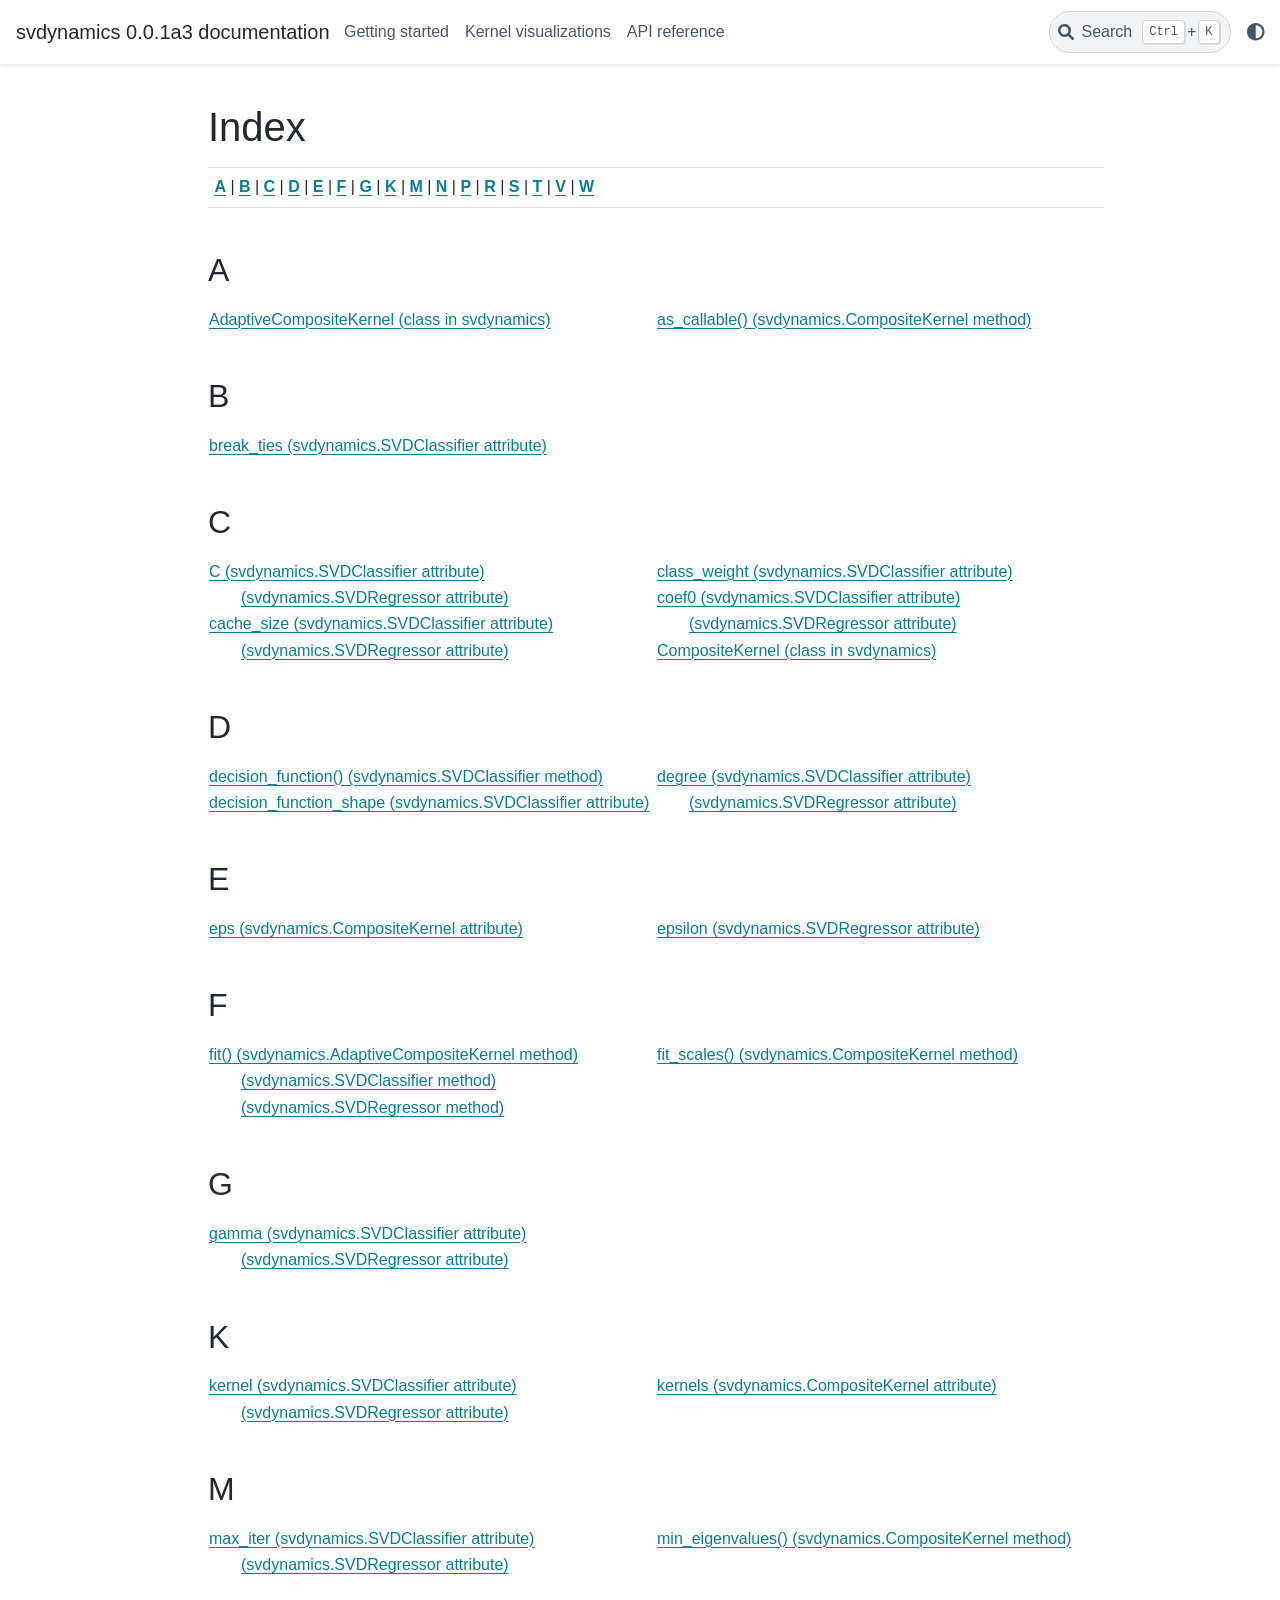
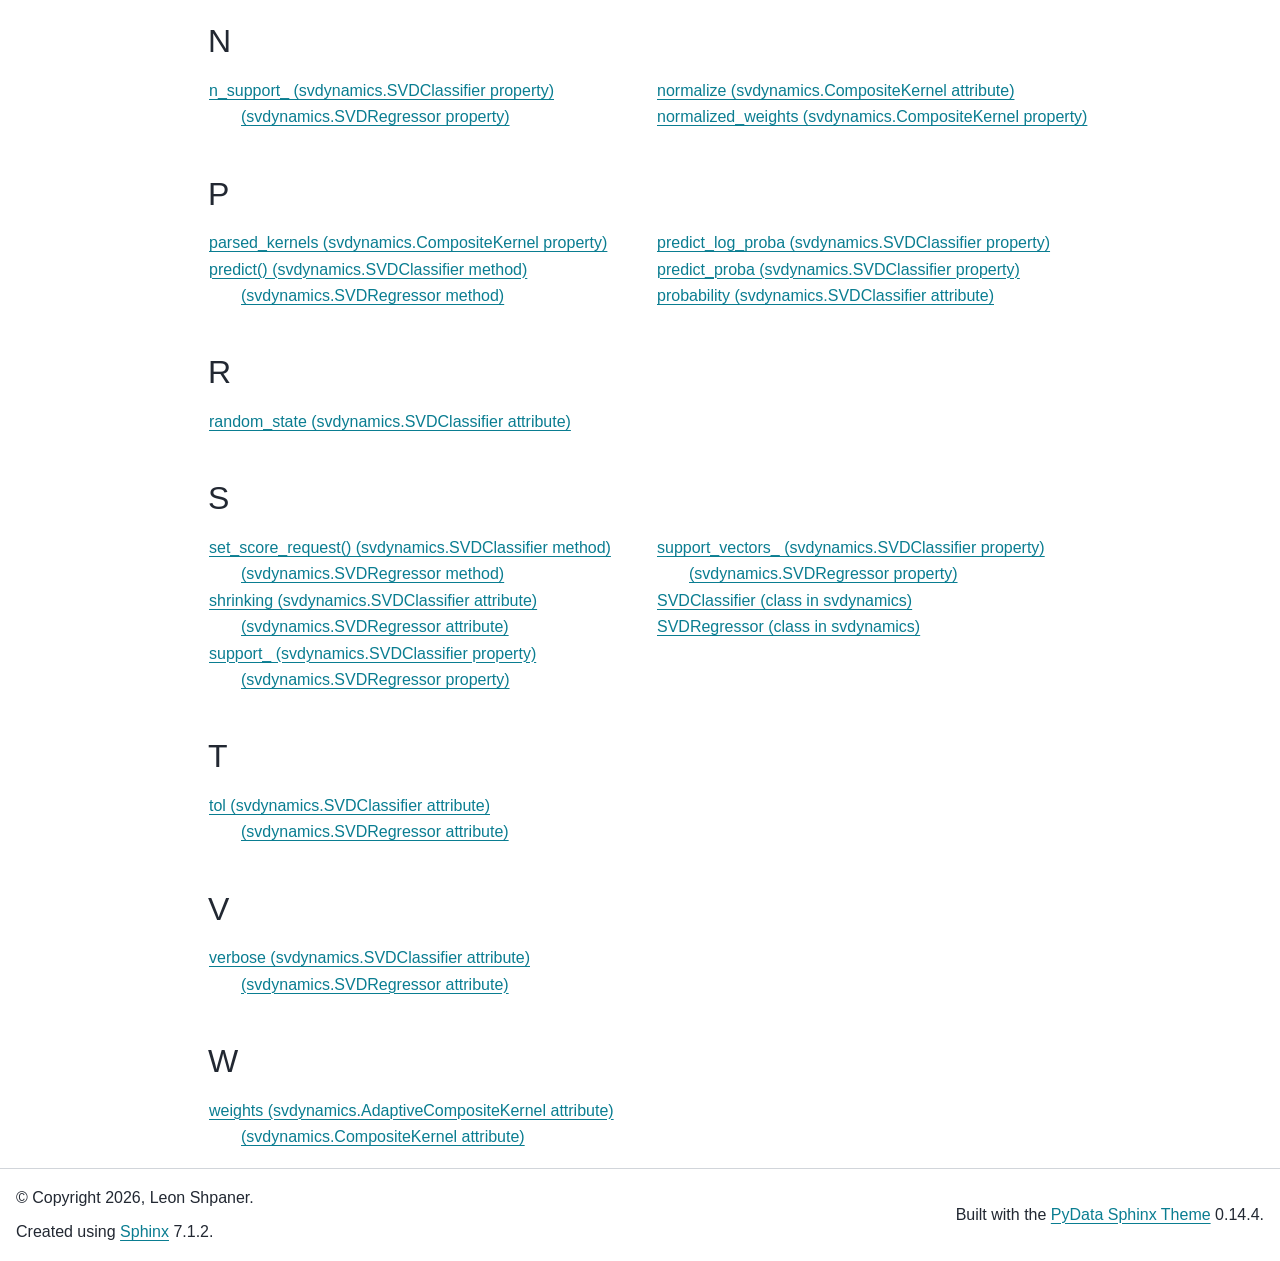
<file: docs/genindex.html>
<!DOCTYPE html>


<html lang="en" data-content_root="" >

  <head>
    <meta charset="utf-8" />
    <meta name="viewport" content="width=device-width, initial-scale=1.0" />
    <title>Index &#8212; svdynamics 0.0.1a3 documentation</title>
  
  
  
  <script data-cfasync="false">
    document.documentElement.dataset.mode = localStorage.getItem("mode") || "";
    document.documentElement.dataset.theme = localStorage.getItem("theme") || "light";
  </script>
  
  <!-- Loaded before other Sphinx assets -->
  <link href="_static/styles/theme.css?digest=5b4479735964841361fd" rel="stylesheet" />
<link href="_static/styles/bootstrap.css?digest=5b4479735964841361fd" rel="stylesheet" />
<link href="_static/styles/pydata-sphinx-theme.css?digest=5b4479735964841361fd" rel="stylesheet" />

  
  <link href="_static/vendor/fontawesome/6.1.2/css/all.min.css?digest=5b4479735964841361fd" rel="stylesheet" />
  <link rel="preload" as="font" type="font/woff2" crossorigin href="_static/vendor/fontawesome/6.1.2/webfonts/fa-solid-900.woff2" />
<link rel="preload" as="font" type="font/woff2" crossorigin href="_static/vendor/fontawesome/6.1.2/webfonts/fa-brands-400.woff2" />
<link rel="preload" as="font" type="font/woff2" crossorigin href="_static/vendor/fontawesome/6.1.2/webfonts/fa-regular-400.woff2" />

    <link rel="stylesheet" type="text/css" href="_static/pygments.css?v=8f2a1f02" />
    <link rel="stylesheet" type="text/css" href="_static/copybutton.css?v=76b2166b" />
    <link rel="stylesheet" type="text/css" href="_static/custom.css?v=c0d15e7e" />
  
  <!-- Pre-loaded scripts that we'll load fully later -->
  <link rel="preload" as="script" href="_static/scripts/bootstrap.js?digest=5b4479735964841361fd" />
<link rel="preload" as="script" href="_static/scripts/pydata-sphinx-theme.js?digest=5b4479735964841361fd" />
  <script src="_static/vendor/fontawesome/6.1.2/js/all.min.js?digest=5b4479735964841361fd"></script>

    <script data-url_root="./" id="documentation_options" src="_static/documentation_options.js?v=01800c42"></script>
    <script src="_static/doctools.js?v=888ff710"></script>
    <script src="_static/sphinx_highlight.js?v=4825356b"></script>
    <script src="_static/clipboard.min.js?v=a7894cd8"></script>
    <script src="_static/copybutton.js?v=f281be69"></script>
    <script>DOCUMENTATION_OPTIONS.pagename = 'genindex';</script>
    <link rel="index" title="Index" href="#" />
    <link rel="search" title="Search" href="search.html" />
  <meta name="viewport" content="width=device-width, initial-scale=1"/>
  <meta name="docsearch:language" content="en"/>
  </head>
  
  
  <body data-bs-spy="scroll" data-bs-target=".bd-toc-nav" data-offset="180" data-bs-root-margin="0px 0px -60%" data-default-mode="">

  
  
  <a class="skip-link" href="#main-content">Skip to main content</a>
  
  <div id="pst-scroll-pixel-helper"></div>

  
  <button type="button" class="btn rounded-pill" id="pst-back-to-top">
    <i class="fa-solid fa-arrow-up"></i>
    Back to top
  </button>

  
  <input type="checkbox"
          class="sidebar-toggle"
          name="__primary"
          id="__primary"/>
  <label class="overlay overlay-primary" for="__primary"></label>
  
  <input type="checkbox"
          class="sidebar-toggle"
          name="__secondary"
          id="__secondary"/>
  <label class="overlay overlay-secondary" for="__secondary"></label>
  
  <div class="search-button__wrapper">
    <div class="search-button__overlay"></div>
    <div class="search-button__search-container">
<form class="bd-search d-flex align-items-center"
      action="search.html"
      method="get">
  <i class="fa-solid fa-magnifying-glass"></i>
  <input type="search"
         class="form-control"
         name="q"
         id="search-input"
         placeholder="Search the docs ..."
         aria-label="Search the docs ..."
         autocomplete="off"
         autocorrect="off"
         autocapitalize="off"
         spellcheck="false"/>
  <span class="search-button__kbd-shortcut"><kbd class="kbd-shortcut__modifier">Ctrl</kbd>+<kbd>K</kbd></span>
</form></div>
  </div>
  
    <nav class="bd-header navbar navbar-expand-lg bd-navbar">
<div class="bd-header__inner bd-page-width">
  <label class="sidebar-toggle primary-toggle" for="__primary">
    <span class="fa-solid fa-bars"></span>
  </label>
  
  
  <div class="col-lg-3 navbar-header-items__start">
    
      <div class="navbar-item">

  

<a class="navbar-brand logo" href="index.html">
  
  
  
  
  
  
    <p class="title logo__title">svdynamics 0.0.1a3 documentation</p>
  
</a></div>
    
  </div>
  
  <div class="col-lg-9 navbar-header-items">
    
    <div class="me-auto navbar-header-items__center">
      
        <div class="navbar-item">
<nav class="navbar-nav">
  <p class="sidebar-header-items__title"
     role="heading"
     aria-level="1"
     aria-label="Site Navigation">
    Site Navigation
  </p>
  <ul class="bd-navbar-elements navbar-nav">
    
                    <li class="nav-item">
                      <a class="nav-link nav-internal" href="getting_started.html">
                        Getting started
                      </a>
                    </li>
                

                    <li class="nav-item">
                      <a class="nav-link nav-internal" href="visualizations.html">
                        Kernel visualizations
                      </a>
                    </li>
                

                    <li class="nav-item">
                      <a class="nav-link nav-internal" href="api.html">
                        API reference
                      </a>
                    </li>
                
  </ul>
</nav></div>
      
    </div>
    
    
    <div class="navbar-header-items__end">
      
        <div class="navbar-item navbar-persistent--container">
          

 <script>
 document.write(`
   <button class="btn navbar-btn search-button-field search-button__button" title="Search" aria-label="Search" data-bs-placement="bottom" data-bs-toggle="tooltip">
    <i class="fa-solid fa-magnifying-glass"></i>
    <span class="search-button__default-text">Search</span>
    <span class="search-button__kbd-shortcut"><kbd class="kbd-shortcut__modifier">Ctrl</kbd>+<kbd class="kbd-shortcut__modifier">K</kbd></span>
   </button>
 `);
 </script>
        </div>
      
      
        <div class="navbar-item">

<script>
document.write(`
  <button class="btn btn-sm navbar-btn theme-switch-button" title="light/dark" aria-label="light/dark" data-bs-placement="bottom" data-bs-toggle="tooltip">
    <span class="theme-switch nav-link" data-mode="light"><i class="fa-solid fa-sun fa-lg"></i></span>
    <span class="theme-switch nav-link" data-mode="dark"><i class="fa-solid fa-moon fa-lg"></i></span>
    <span class="theme-switch nav-link" data-mode="auto"><i class="fa-solid fa-circle-half-stroke fa-lg"></i></span>
  </button>
`);
</script></div>
      
    </div>
    
  </div>
  
  
    <div class="navbar-persistent--mobile">

 <script>
 document.write(`
   <button class="btn navbar-btn search-button-field search-button__button" title="Search" aria-label="Search" data-bs-placement="bottom" data-bs-toggle="tooltip">
    <i class="fa-solid fa-magnifying-glass"></i>
    <span class="search-button__default-text">Search</span>
    <span class="search-button__kbd-shortcut"><kbd class="kbd-shortcut__modifier">Ctrl</kbd>+<kbd class="kbd-shortcut__modifier">K</kbd></span>
   </button>
 `);
 </script>
    </div>
  

  
</div>

    </nav>
  
  <div class="bd-container">
    <div class="bd-container__inner bd-page-width">
      
      <div class="bd-sidebar-primary bd-sidebar hide-on-wide">
        

  
  <div class="sidebar-header-items sidebar-primary__section">
    
    
      <div class="sidebar-header-items__center">
        
          <div class="navbar-item">
<nav class="navbar-nav">
  <p class="sidebar-header-items__title"
     role="heading"
     aria-level="1"
     aria-label="Site Navigation">
    Site Navigation
  </p>
  <ul class="bd-navbar-elements navbar-nav">
    
                    <li class="nav-item">
                      <a class="nav-link nav-internal" href="getting_started.html">
                        Getting started
                      </a>
                    </li>
                

                    <li class="nav-item">
                      <a class="nav-link nav-internal" href="visualizations.html">
                        Kernel visualizations
                      </a>
                    </li>
                

                    <li class="nav-item">
                      <a class="nav-link nav-internal" href="api.html">
                        API reference
                      </a>
                    </li>
                
  </ul>
</nav></div>
        
      </div>
    
    
    
      <div class="sidebar-header-items__end">
        
          <div class="navbar-item">

<script>
document.write(`
  <button class="btn btn-sm navbar-btn theme-switch-button" title="light/dark" aria-label="light/dark" data-bs-placement="bottom" data-bs-toggle="tooltip">
    <span class="theme-switch nav-link" data-mode="light"><i class="fa-solid fa-sun fa-lg"></i></span>
    <span class="theme-switch nav-link" data-mode="dark"><i class="fa-solid fa-moon fa-lg"></i></span>
    <span class="theme-switch nav-link" data-mode="auto"><i class="fa-solid fa-circle-half-stroke fa-lg"></i></span>
  </button>
`);
</script></div>
        
      </div>
    
  </div>
  
  
  <div class="sidebar-primary-items__end sidebar-primary__section">
  </div>
  
  <div id="rtd-footer-container"></div>


      </div>
      
      <main id="main-content" class="bd-main">
        
        
          <div class="bd-content">
            <div class="bd-article-container">
              
              <div class="bd-header-article"></div>
              
              
              
                
<div id="searchbox"></div>
                <article class="bd-article" role="main">
                  

<h1 id="index">Index</h1>

<div class="genindex-jumpbox">
 <a href="#A"><strong>A</strong></a>
 | <a href="#B"><strong>B</strong></a>
 | <a href="#C"><strong>C</strong></a>
 | <a href="#D"><strong>D</strong></a>
 | <a href="#E"><strong>E</strong></a>
 | <a href="#F"><strong>F</strong></a>
 | <a href="#G"><strong>G</strong></a>
 | <a href="#K"><strong>K</strong></a>
 | <a href="#M"><strong>M</strong></a>
 | <a href="#N"><strong>N</strong></a>
 | <a href="#P"><strong>P</strong></a>
 | <a href="#R"><strong>R</strong></a>
 | <a href="#S"><strong>S</strong></a>
 | <a href="#T"><strong>T</strong></a>
 | <a href="#V"><strong>V</strong></a>
 | <a href="#W"><strong>W</strong></a>
 
</div>
<h2 id="A">A</h2>
<table style="width: 100%" class="indextable genindextable"><tr>
  <td style="width: 33%; vertical-align: top;"><ul>
      <li><a href="api.html#svdynamics.AdaptiveCompositeKernel">AdaptiveCompositeKernel (class in svdynamics)</a>
</li>
  </ul></td>
  <td style="width: 33%; vertical-align: top;"><ul>
      <li><a href="api.html#svdynamics.CompositeKernel.as_callable">as_callable() (svdynamics.CompositeKernel method)</a>
</li>
  </ul></td>
</tr></table>

<h2 id="B">B</h2>
<table style="width: 100%" class="indextable genindextable"><tr>
  <td style="width: 33%; vertical-align: top;"><ul>
      <li><a href="api.html#svdynamics.SVDClassifier.break_ties">break_ties (svdynamics.SVDClassifier attribute)</a>
</li>
  </ul></td>
</tr></table>

<h2 id="C">C</h2>
<table style="width: 100%" class="indextable genindextable"><tr>
  <td style="width: 33%; vertical-align: top;"><ul>
      <li><a href="api.html#svdynamics.SVDClassifier.C">C (svdynamics.SVDClassifier attribute)</a>

      <ul>
        <li><a href="api.html#svdynamics.SVDRegressor.C">(svdynamics.SVDRegressor attribute)</a>
</li>
      </ul></li>
      <li><a href="api.html#svdynamics.SVDClassifier.cache_size">cache_size (svdynamics.SVDClassifier attribute)</a>

      <ul>
        <li><a href="api.html#svdynamics.SVDRegressor.cache_size">(svdynamics.SVDRegressor attribute)</a>
</li>
      </ul></li>
  </ul></td>
  <td style="width: 33%; vertical-align: top;"><ul>
      <li><a href="api.html#svdynamics.SVDClassifier.class_weight">class_weight (svdynamics.SVDClassifier attribute)</a>
</li>
      <li><a href="api.html#svdynamics.SVDClassifier.coef0">coef0 (svdynamics.SVDClassifier attribute)</a>

      <ul>
        <li><a href="api.html#svdynamics.SVDRegressor.coef0">(svdynamics.SVDRegressor attribute)</a>
</li>
      </ul></li>
      <li><a href="api.html#svdynamics.CompositeKernel">CompositeKernel (class in svdynamics)</a>
</li>
  </ul></td>
</tr></table>

<h2 id="D">D</h2>
<table style="width: 100%" class="indextable genindextable"><tr>
  <td style="width: 33%; vertical-align: top;"><ul>
      <li><a href="api.html#svdynamics.SVDClassifier.decision_function">decision_function() (svdynamics.SVDClassifier method)</a>
</li>
      <li><a href="api.html#svdynamics.SVDClassifier.decision_function_shape">decision_function_shape (svdynamics.SVDClassifier attribute)</a>
</li>
  </ul></td>
  <td style="width: 33%; vertical-align: top;"><ul>
      <li><a href="api.html#svdynamics.SVDClassifier.degree">degree (svdynamics.SVDClassifier attribute)</a>

      <ul>
        <li><a href="api.html#svdynamics.SVDRegressor.degree">(svdynamics.SVDRegressor attribute)</a>
</li>
      </ul></li>
  </ul></td>
</tr></table>

<h2 id="E">E</h2>
<table style="width: 100%" class="indextable genindextable"><tr>
  <td style="width: 33%; vertical-align: top;"><ul>
      <li><a href="api.html#svdynamics.CompositeKernel.eps">eps (svdynamics.CompositeKernel attribute)</a>
</li>
  </ul></td>
  <td style="width: 33%; vertical-align: top;"><ul>
      <li><a href="api.html#svdynamics.SVDRegressor.epsilon">epsilon (svdynamics.SVDRegressor attribute)</a>
</li>
  </ul></td>
</tr></table>

<h2 id="F">F</h2>
<table style="width: 100%" class="indextable genindextable"><tr>
  <td style="width: 33%; vertical-align: top;"><ul>
      <li><a href="api.html#svdynamics.AdaptiveCompositeKernel.fit">fit() (svdynamics.AdaptiveCompositeKernel method)</a>

      <ul>
        <li><a href="api.html#svdynamics.SVDClassifier.fit">(svdynamics.SVDClassifier method)</a>
</li>
        <li><a href="api.html#svdynamics.SVDRegressor.fit">(svdynamics.SVDRegressor method)</a>
</li>
      </ul></li>
  </ul></td>
  <td style="width: 33%; vertical-align: top;"><ul>
      <li><a href="api.html#svdynamics.CompositeKernel.fit_scales">fit_scales() (svdynamics.CompositeKernel method)</a>
</li>
  </ul></td>
</tr></table>

<h2 id="G">G</h2>
<table style="width: 100%" class="indextable genindextable"><tr>
  <td style="width: 33%; vertical-align: top;"><ul>
      <li><a href="api.html#svdynamics.SVDClassifier.gamma">gamma (svdynamics.SVDClassifier attribute)</a>

      <ul>
        <li><a href="api.html#svdynamics.SVDRegressor.gamma">(svdynamics.SVDRegressor attribute)</a>
</li>
      </ul></li>
  </ul></td>
</tr></table>

<h2 id="K">K</h2>
<table style="width: 100%" class="indextable genindextable"><tr>
  <td style="width: 33%; vertical-align: top;"><ul>
      <li><a href="api.html#svdynamics.SVDClassifier.kernel">kernel (svdynamics.SVDClassifier attribute)</a>

      <ul>
        <li><a href="api.html#svdynamics.SVDRegressor.kernel">(svdynamics.SVDRegressor attribute)</a>
</li>
      </ul></li>
  </ul></td>
  <td style="width: 33%; vertical-align: top;"><ul>
      <li><a href="api.html#svdynamics.CompositeKernel.kernels">kernels (svdynamics.CompositeKernel attribute)</a>
</li>
  </ul></td>
</tr></table>

<h2 id="M">M</h2>
<table style="width: 100%" class="indextable genindextable"><tr>
  <td style="width: 33%; vertical-align: top;"><ul>
      <li><a href="api.html#svdynamics.SVDClassifier.max_iter">max_iter (svdynamics.SVDClassifier attribute)</a>

      <ul>
        <li><a href="api.html#svdynamics.SVDRegressor.max_iter">(svdynamics.SVDRegressor attribute)</a>
</li>
      </ul></li>
  </ul></td>
  <td style="width: 33%; vertical-align: top;"><ul>
      <li><a href="api.html#svdynamics.CompositeKernel.min_eigenvalues">min_eigenvalues() (svdynamics.CompositeKernel method)</a>
</li>
  </ul></td>
</tr></table>

<h2 id="N">N</h2>
<table style="width: 100%" class="indextable genindextable"><tr>
  <td style="width: 33%; vertical-align: top;"><ul>
      <li><a href="api.html#svdynamics.SVDClassifier.n_support_">n_support_ (svdynamics.SVDClassifier property)</a>

      <ul>
        <li><a href="api.html#svdynamics.SVDRegressor.n_support_">(svdynamics.SVDRegressor property)</a>
</li>
      </ul></li>
  </ul></td>
  <td style="width: 33%; vertical-align: top;"><ul>
      <li><a href="api.html#svdynamics.CompositeKernel.normalize">normalize (svdynamics.CompositeKernel attribute)</a>
</li>
      <li><a href="api.html#svdynamics.CompositeKernel.normalized_weights">normalized_weights (svdynamics.CompositeKernel property)</a>
</li>
  </ul></td>
</tr></table>

<h2 id="P">P</h2>
<table style="width: 100%" class="indextable genindextable"><tr>
  <td style="width: 33%; vertical-align: top;"><ul>
      <li><a href="api.html#svdynamics.CompositeKernel.parsed_kernels">parsed_kernels (svdynamics.CompositeKernel property)</a>
</li>
      <li><a href="api.html#svdynamics.SVDClassifier.predict">predict() (svdynamics.SVDClassifier method)</a>

      <ul>
        <li><a href="api.html#svdynamics.SVDRegressor.predict">(svdynamics.SVDRegressor method)</a>
</li>
      </ul></li>
  </ul></td>
  <td style="width: 33%; vertical-align: top;"><ul>
      <li><a href="api.html#svdynamics.SVDClassifier.predict_log_proba">predict_log_proba (svdynamics.SVDClassifier property)</a>
</li>
      <li><a href="api.html#svdynamics.SVDClassifier.predict_proba">predict_proba (svdynamics.SVDClassifier property)</a>
</li>
      <li><a href="api.html#svdynamics.SVDClassifier.probability">probability (svdynamics.SVDClassifier attribute)</a>
</li>
  </ul></td>
</tr></table>

<h2 id="R">R</h2>
<table style="width: 100%" class="indextable genindextable"><tr>
  <td style="width: 33%; vertical-align: top;"><ul>
      <li><a href="api.html#svdynamics.SVDClassifier.random_state">random_state (svdynamics.SVDClassifier attribute)</a>
</li>
  </ul></td>
</tr></table>

<h2 id="S">S</h2>
<table style="width: 100%" class="indextable genindextable"><tr>
  <td style="width: 33%; vertical-align: top;"><ul>
      <li><a href="api.html#svdynamics.SVDClassifier.set_score_request">set_score_request() (svdynamics.SVDClassifier method)</a>

      <ul>
        <li><a href="api.html#svdynamics.SVDRegressor.set_score_request">(svdynamics.SVDRegressor method)</a>
</li>
      </ul></li>
      <li><a href="api.html#svdynamics.SVDClassifier.shrinking">shrinking (svdynamics.SVDClassifier attribute)</a>

      <ul>
        <li><a href="api.html#svdynamics.SVDRegressor.shrinking">(svdynamics.SVDRegressor attribute)</a>
</li>
      </ul></li>
      <li><a href="api.html#svdynamics.SVDClassifier.support_">support_ (svdynamics.SVDClassifier property)</a>

      <ul>
        <li><a href="api.html#svdynamics.SVDRegressor.support_">(svdynamics.SVDRegressor property)</a>
</li>
      </ul></li>
  </ul></td>
  <td style="width: 33%; vertical-align: top;"><ul>
      <li><a href="api.html#svdynamics.SVDClassifier.support_vectors_">support_vectors_ (svdynamics.SVDClassifier property)</a>

      <ul>
        <li><a href="api.html#svdynamics.SVDRegressor.support_vectors_">(svdynamics.SVDRegressor property)</a>
</li>
      </ul></li>
      <li><a href="api.html#svdynamics.SVDClassifier">SVDClassifier (class in svdynamics)</a>
</li>
      <li><a href="api.html#svdynamics.SVDRegressor">SVDRegressor (class in svdynamics)</a>
</li>
  </ul></td>
</tr></table>

<h2 id="T">T</h2>
<table style="width: 100%" class="indextable genindextable"><tr>
  <td style="width: 33%; vertical-align: top;"><ul>
      <li><a href="api.html#svdynamics.SVDClassifier.tol">tol (svdynamics.SVDClassifier attribute)</a>

      <ul>
        <li><a href="api.html#svdynamics.SVDRegressor.tol">(svdynamics.SVDRegressor attribute)</a>
</li>
      </ul></li>
  </ul></td>
</tr></table>

<h2 id="V">V</h2>
<table style="width: 100%" class="indextable genindextable"><tr>
  <td style="width: 33%; vertical-align: top;"><ul>
      <li><a href="api.html#svdynamics.SVDClassifier.verbose">verbose (svdynamics.SVDClassifier attribute)</a>

      <ul>
        <li><a href="api.html#svdynamics.SVDRegressor.verbose">(svdynamics.SVDRegressor attribute)</a>
</li>
      </ul></li>
  </ul></td>
</tr></table>

<h2 id="W">W</h2>
<table style="width: 100%" class="indextable genindextable"><tr>
  <td style="width: 33%; vertical-align: top;"><ul>
      <li><a href="api.html#svdynamics.AdaptiveCompositeKernel.weights">weights (svdynamics.AdaptiveCompositeKernel attribute)</a>

      <ul>
        <li><a href="api.html#svdynamics.CompositeKernel.weights">(svdynamics.CompositeKernel attribute)</a>
</li>
      </ul></li>
  </ul></td>
</tr></table>



                </article>
              
              
              
              
              
                <footer class="prev-next-footer">
                  
<div class="prev-next-area">
</div>
                </footer>
              
            </div>
            
            
              
            
          </div>
          <footer class="bd-footer-content">
            
          </footer>
        
      </main>
    </div>
  </div>
  
  <!-- Scripts loaded after <body> so the DOM is not blocked -->
  <script src="_static/scripts/bootstrap.js?digest=5b4479735964841361fd"></script>
<script src="_static/scripts/pydata-sphinx-theme.js?digest=5b4479735964841361fd"></script>

  <footer class="bd-footer">
<div class="bd-footer__inner bd-page-width">
  
    <div class="footer-items__start">
      
        <div class="footer-item">

  <p class="copyright">
    
      © Copyright 2026, Leon Shpaner.
      <br/>
    
  </p>
</div>
      
        <div class="footer-item">

  <p class="sphinx-version">
    Created using <a href="https://www.sphinx-doc.org/">Sphinx</a> 7.1.2.
    <br/>
  </p>
</div>
      
    </div>
  
  
  
    <div class="footer-items__end">
      
        <div class="footer-item">
<p class="theme-version">
  Built with the <a href="https://pydata-sphinx-theme.readthedocs.io/en/stable/index.html">PyData Sphinx Theme</a> 0.14.4.
</p></div>
      
    </div>
  
</div>

  </footer>
  </body>
</html>
</file>
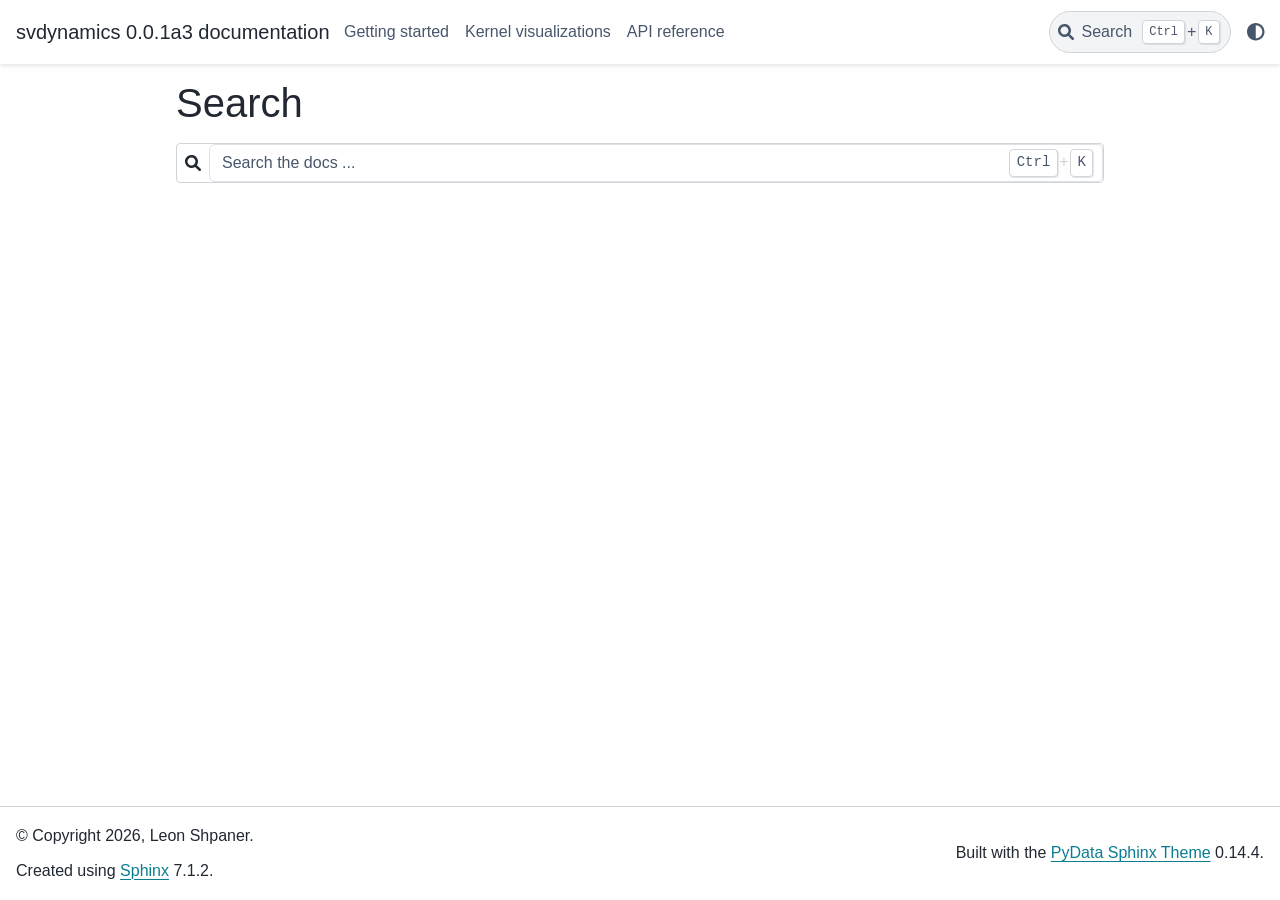
<file: docs/search.html>
<!DOCTYPE html>


<html lang="en" data-content_root="" >

  <head>
    <meta charset="utf-8" />
    <meta name="viewport" content="width=device-width, initial-scale=1.0" /><title>Search - svdynamics 0.0.1a3 documentation</title>
  
  
  
  <script data-cfasync="false">
    document.documentElement.dataset.mode = localStorage.getItem("mode") || "";
    document.documentElement.dataset.theme = localStorage.getItem("theme") || "light";
  </script>
  
  <!-- Loaded before other Sphinx assets -->
  <link href="_static/styles/theme.css?digest=5b4479735964841361fd" rel="stylesheet" />
<link href="_static/styles/bootstrap.css?digest=5b4479735964841361fd" rel="stylesheet" />
<link href="_static/styles/pydata-sphinx-theme.css?digest=5b4479735964841361fd" rel="stylesheet" />

  
  <link href="_static/vendor/fontawesome/6.1.2/css/all.min.css?digest=5b4479735964841361fd" rel="stylesheet" />
  <link rel="preload" as="font" type="font/woff2" crossorigin href="_static/vendor/fontawesome/6.1.2/webfonts/fa-solid-900.woff2" />
<link rel="preload" as="font" type="font/woff2" crossorigin href="_static/vendor/fontawesome/6.1.2/webfonts/fa-brands-400.woff2" />
<link rel="preload" as="font" type="font/woff2" crossorigin href="_static/vendor/fontawesome/6.1.2/webfonts/fa-regular-400.woff2" />

    <link rel="stylesheet" type="text/css" href="_static/pygments.css?v=8f2a1f02" />
    <link rel="stylesheet" type="text/css" href="_static/copybutton.css?v=76b2166b" />
    <link rel="stylesheet" type="text/css" href="_static/custom.css?v=c0d15e7e" />
  
  <!-- Pre-loaded scripts that we'll load fully later -->
  <link rel="preload" as="script" href="_static/scripts/bootstrap.js?digest=5b4479735964841361fd" />
<link rel="preload" as="script" href="_static/scripts/pydata-sphinx-theme.js?digest=5b4479735964841361fd" />
  <script src="_static/vendor/fontawesome/6.1.2/js/all.min.js?digest=5b4479735964841361fd"></script>

    <script data-url_root="./" id="documentation_options" src="_static/documentation_options.js?v=01800c42"></script>
    <script src="_static/doctools.js?v=888ff710"></script>
    <script src="_static/sphinx_highlight.js?v=4825356b"></script>
    <script src="_static/clipboard.min.js?v=a7894cd8"></script>
    <script src="_static/copybutton.js?v=f281be69"></script>
    <script>DOCUMENTATION_OPTIONS.pagename = 'search';</script>
  <script src="_static/searchtools.js"></script>
  <script src="_static/language_data.js"></script>
  <script src="searchindex.js"></script>
    <link rel="index" title="Index" href="genindex.html" />
    <link rel="search" title="Search" href="#" />
  <meta name="viewport" content="width=device-width, initial-scale=1"/>
  <meta name="docsearch:language" content="en"/>
  </head>
  
  
  <body data-bs-spy="scroll" data-bs-target=".bd-toc-nav" data-offset="180" data-bs-root-margin="0px 0px -60%" data-default-mode="">

  
  
  <a class="skip-link" href="#main-content">Skip to main content</a>
  
  <div id="pst-scroll-pixel-helper"></div>

  
  <button type="button" class="btn rounded-pill" id="pst-back-to-top">
    <i class="fa-solid fa-arrow-up"></i>
    Back to top
  </button>

  
  <input type="checkbox"
          class="sidebar-toggle"
          name="__primary"
          id="__primary"/>
  <label class="overlay overlay-primary" for="__primary"></label>
  
  <input type="checkbox"
          class="sidebar-toggle"
          name="__secondary"
          id="__secondary"/>
  <label class="overlay overlay-secondary" for="__secondary"></label>
  
  <div class="search-button__wrapper">
    <div class="search-button__overlay"></div>
    <div class="search-button__search-container">
<form class="bd-search d-flex align-items-center"
      action="#"
      method="get">
  <i class="fa-solid fa-magnifying-glass"></i>
  <input type="search"
         class="form-control"
         name="q"
         id="search-input"
         placeholder="Search the docs ..."
         aria-label="Search the docs ..."
         autocomplete="off"
         autocorrect="off"
         autocapitalize="off"
         spellcheck="false"/>
  <span class="search-button__kbd-shortcut"><kbd class="kbd-shortcut__modifier">Ctrl</kbd>+<kbd>K</kbd></span>
</form></div>
  </div>
  
    <nav class="bd-header navbar navbar-expand-lg bd-navbar">
<div class="bd-header__inner bd-page-width">
  <label class="sidebar-toggle primary-toggle" for="__primary">
    <span class="fa-solid fa-bars"></span>
  </label>
  
  
  <div class="col-lg-3 navbar-header-items__start">
    
      <div class="navbar-item">

  

<a class="navbar-brand logo" href="index.html">
  
  
  
  
  
  
    <p class="title logo__title">svdynamics 0.0.1a3 documentation</p>
  
</a></div>
    
  </div>
  
  <div class="col-lg-9 navbar-header-items">
    
    <div class="me-auto navbar-header-items__center">
      
        <div class="navbar-item">
<nav class="navbar-nav">
  <p class="sidebar-header-items__title"
     role="heading"
     aria-level="1"
     aria-label="Site Navigation">
    Site Navigation
  </p>
  <ul class="bd-navbar-elements navbar-nav">
    
                    <li class="nav-item">
                      <a class="nav-link nav-internal" href="getting_started.html">
                        Getting started
                      </a>
                    </li>
                

                    <li class="nav-item">
                      <a class="nav-link nav-internal" href="visualizations.html">
                        Kernel visualizations
                      </a>
                    </li>
                

                    <li class="nav-item">
                      <a class="nav-link nav-internal" href="api.html">
                        API reference
                      </a>
                    </li>
                
  </ul>
</nav></div>
      
    </div>
    
    
    <div class="navbar-header-items__end">
      
        <div class="navbar-item navbar-persistent--container">
          

 <script>
 document.write(`
   <button class="btn navbar-btn search-button-field search-button__button" title="Search" aria-label="Search" data-bs-placement="bottom" data-bs-toggle="tooltip">
    <i class="fa-solid fa-magnifying-glass"></i>
    <span class="search-button__default-text">Search</span>
    <span class="search-button__kbd-shortcut"><kbd class="kbd-shortcut__modifier">Ctrl</kbd>+<kbd class="kbd-shortcut__modifier">K</kbd></span>
   </button>
 `);
 </script>
        </div>
      
      
        <div class="navbar-item">

<script>
document.write(`
  <button class="btn btn-sm navbar-btn theme-switch-button" title="light/dark" aria-label="light/dark" data-bs-placement="bottom" data-bs-toggle="tooltip">
    <span class="theme-switch nav-link" data-mode="light"><i class="fa-solid fa-sun fa-lg"></i></span>
    <span class="theme-switch nav-link" data-mode="dark"><i class="fa-solid fa-moon fa-lg"></i></span>
    <span class="theme-switch nav-link" data-mode="auto"><i class="fa-solid fa-circle-half-stroke fa-lg"></i></span>
  </button>
`);
</script></div>
      
    </div>
    
  </div>
  
  
    <div class="navbar-persistent--mobile">

 <script>
 document.write(`
   <button class="btn navbar-btn search-button-field search-button__button" title="Search" aria-label="Search" data-bs-placement="bottom" data-bs-toggle="tooltip">
    <i class="fa-solid fa-magnifying-glass"></i>
    <span class="search-button__default-text">Search</span>
    <span class="search-button__kbd-shortcut"><kbd class="kbd-shortcut__modifier">Ctrl</kbd>+<kbd class="kbd-shortcut__modifier">K</kbd></span>
   </button>
 `);
 </script>
    </div>
  

  
</div>

    </nav>
  
  <div class="bd-container">
    <div class="bd-container__inner bd-page-width">
      
      <div class="bd-sidebar-primary bd-sidebar hide-on-wide">
        

  
  <div class="sidebar-header-items sidebar-primary__section">
    
    
      <div class="sidebar-header-items__center">
        
          <div class="navbar-item">
<nav class="navbar-nav">
  <p class="sidebar-header-items__title"
     role="heading"
     aria-level="1"
     aria-label="Site Navigation">
    Site Navigation
  </p>
  <ul class="bd-navbar-elements navbar-nav">
    
                    <li class="nav-item">
                      <a class="nav-link nav-internal" href="getting_started.html">
                        Getting started
                      </a>
                    </li>
                

                    <li class="nav-item">
                      <a class="nav-link nav-internal" href="visualizations.html">
                        Kernel visualizations
                      </a>
                    </li>
                

                    <li class="nav-item">
                      <a class="nav-link nav-internal" href="api.html">
                        API reference
                      </a>
                    </li>
                
  </ul>
</nav></div>
        
      </div>
    
    
    
      <div class="sidebar-header-items__end">
        
          <div class="navbar-item">

<script>
document.write(`
  <button class="btn btn-sm navbar-btn theme-switch-button" title="light/dark" aria-label="light/dark" data-bs-placement="bottom" data-bs-toggle="tooltip">
    <span class="theme-switch nav-link" data-mode="light"><i class="fa-solid fa-sun fa-lg"></i></span>
    <span class="theme-switch nav-link" data-mode="dark"><i class="fa-solid fa-moon fa-lg"></i></span>
    <span class="theme-switch nav-link" data-mode="auto"><i class="fa-solid fa-circle-half-stroke fa-lg"></i></span>
  </button>
`);
</script></div>
        
      </div>
    
  </div>
  
  
  <div class="sidebar-primary-items__end sidebar-primary__section">
  </div>
  
  <div id="rtd-footer-container"></div>


      </div>
      
      <main id="main-content" class="bd-main">
        
        
          <div class="bd-content">
            <div class="bd-article-container">
              
              <div class="bd-header-article"></div>
              
              
  <div class="bd-search-container">
    <h1>Search</h1>
    <noscript>
      <div class="admonition error">
        <p class="admonition-title">Error</p>
        <p>Please activate JavaScript to enable the search functionality.</p>
      </div>
    </noscript>
    
<form class="bd-search d-flex align-items-center"
      action="#"
      method="get">
  <i class="fa-solid fa-magnifying-glass"></i>
  <input type="search"
         class="form-control"
         name="q"
         id="search-input"
         placeholder="Search the docs ..."
         aria-label="Search the docs ..."
         autocomplete="off"
         autocorrect="off"
         autocapitalize="off"
         spellcheck="false"/>
  <span class="search-button__kbd-shortcut"><kbd class="kbd-shortcut__modifier">Ctrl</kbd>+<kbd>K</kbd></span>
</form>
    <div id="search-results"></div>
  </div>
  <script>
    // Activate the search field on page load
    let searchInput = document.querySelector("form.bd-search input");
    if (searchInput) {
        searchInput.focus();
        searchInput.select();
        console.log("[PST]: Set focus on search field.");
    }
  </script>

              
              
              
              
                <footer class="prev-next-footer">
                  
<div class="prev-next-area">
</div>
                </footer>
              
            </div>
            
            
              
            
          </div>
          <footer class="bd-footer-content">
            
          </footer>
        
      </main>
    </div>
  </div>
  
  <!-- Scripts loaded after <body> so the DOM is not blocked -->
  <script src="_static/scripts/bootstrap.js?digest=5b4479735964841361fd"></script>
<script src="_static/scripts/pydata-sphinx-theme.js?digest=5b4479735964841361fd"></script>

  <footer class="bd-footer">
<div class="bd-footer__inner bd-page-width">
  
    <div class="footer-items__start">
      
        <div class="footer-item">

  <p class="copyright">
    
      © Copyright 2026, Leon Shpaner.
      <br/>
    
  </p>
</div>
      
        <div class="footer-item">

  <p class="sphinx-version">
    Created using <a href="https://www.sphinx-doc.org/">Sphinx</a> 7.1.2.
    <br/>
  </p>
</div>
      
    </div>
  
  
  
    <div class="footer-items__end">
      
        <div class="footer-item">
<p class="theme-version">
  Built with the <a href="https://pydata-sphinx-theme.readthedocs.io/en/stable/index.html">PyData Sphinx Theme</a> 0.14.4.
</p></div>
      
    </div>
  
</div>

  </footer>
  </body>
</html>
</file>
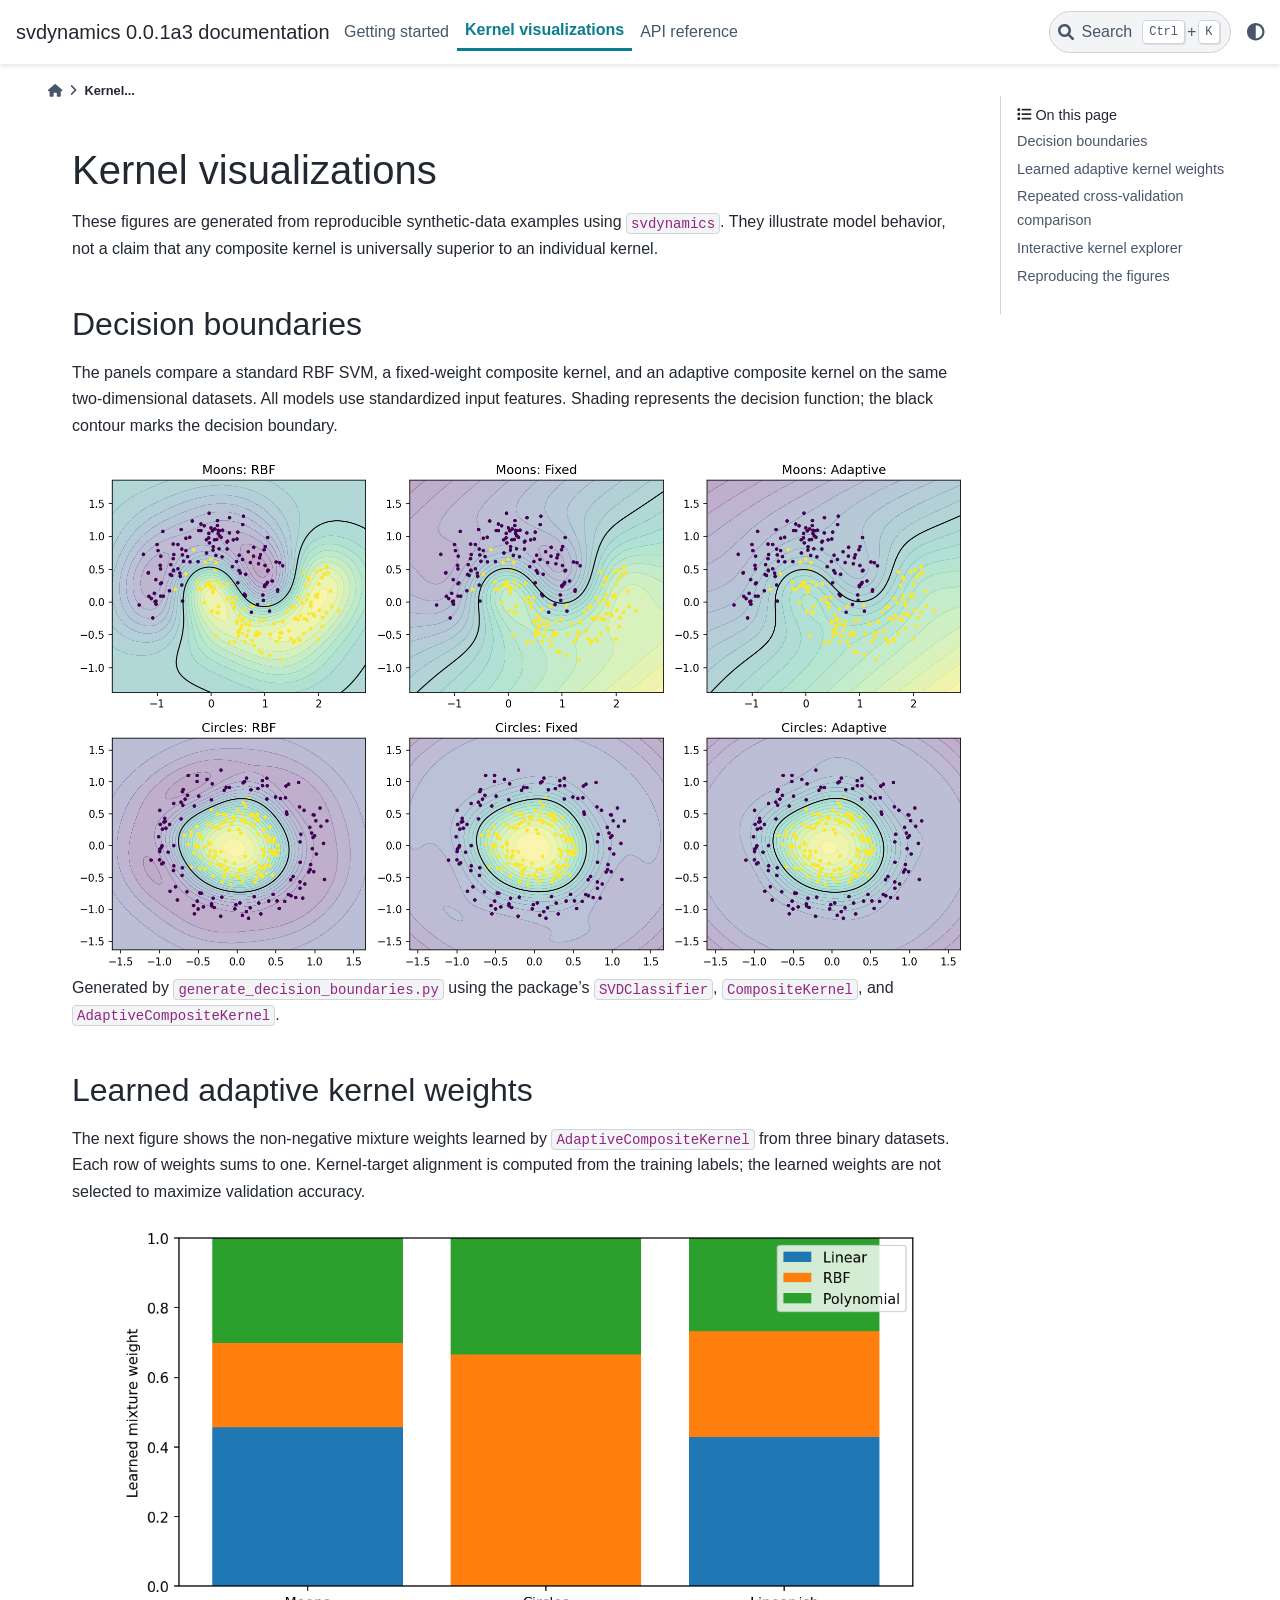
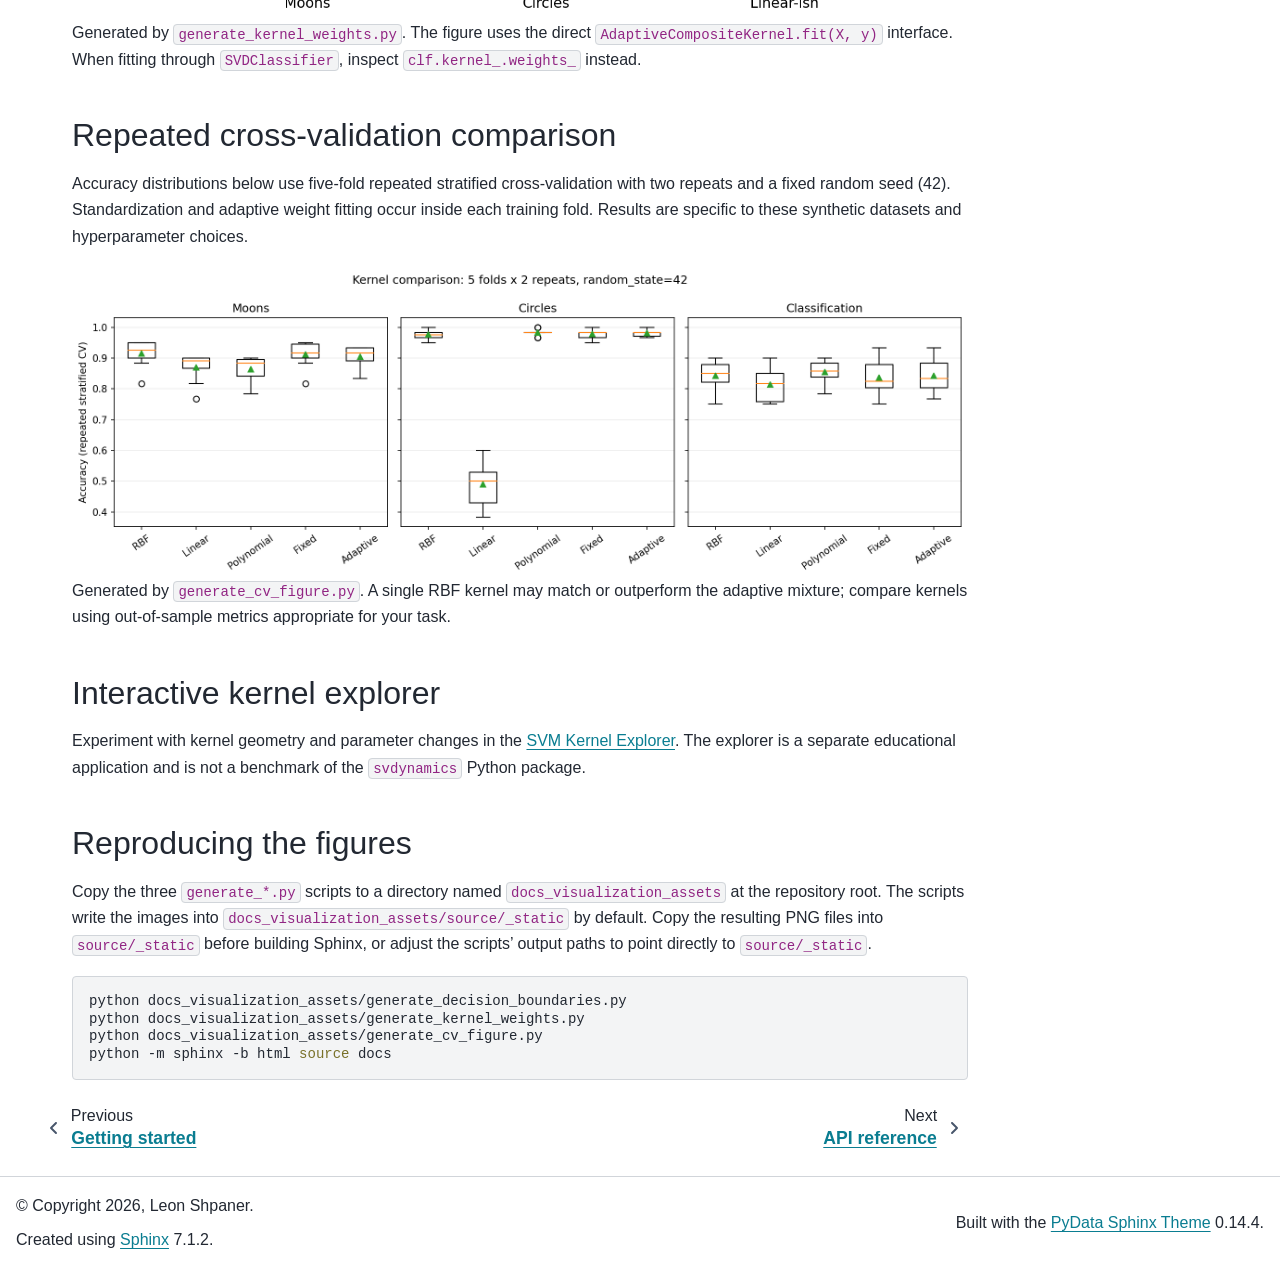
<file: docs/visualizations.html>
<!DOCTYPE html>


<html lang="en" data-content_root="" >

  <head>
    <meta charset="utf-8" />
    <meta name="viewport" content="width=device-width, initial-scale=1.0" /><meta name="viewport" content="width=device-width, initial-scale=1" />

    <title>Kernel visualizations &#8212; svdynamics 0.0.1a3 documentation</title>
  
  
  
  <script data-cfasync="false">
    document.documentElement.dataset.mode = localStorage.getItem("mode") || "";
    document.documentElement.dataset.theme = localStorage.getItem("theme") || "light";
  </script>
  
  <!-- Loaded before other Sphinx assets -->
  <link href="_static/styles/theme.css?digest=5b4479735964841361fd" rel="stylesheet" />
<link href="_static/styles/bootstrap.css?digest=5b4479735964841361fd" rel="stylesheet" />
<link href="_static/styles/pydata-sphinx-theme.css?digest=5b4479735964841361fd" rel="stylesheet" />

  
  <link href="_static/vendor/fontawesome/6.1.2/css/all.min.css?digest=5b4479735964841361fd" rel="stylesheet" />
  <link rel="preload" as="font" type="font/woff2" crossorigin href="_static/vendor/fontawesome/6.1.2/webfonts/fa-solid-900.woff2" />
<link rel="preload" as="font" type="font/woff2" crossorigin href="_static/vendor/fontawesome/6.1.2/webfonts/fa-brands-400.woff2" />
<link rel="preload" as="font" type="font/woff2" crossorigin href="_static/vendor/fontawesome/6.1.2/webfonts/fa-regular-400.woff2" />

    <link rel="stylesheet" type="text/css" href="_static/pygments.css?v=8f2a1f02" />
    <link rel="stylesheet" type="text/css" href="_static/copybutton.css?v=76b2166b" />
    <link rel="stylesheet" type="text/css" href="_static/custom.css?v=c0d15e7e" />
  
  <!-- Pre-loaded scripts that we'll load fully later -->
  <link rel="preload" as="script" href="_static/scripts/bootstrap.js?digest=5b4479735964841361fd" />
<link rel="preload" as="script" href="_static/scripts/pydata-sphinx-theme.js?digest=5b4479735964841361fd" />
  <script src="_static/vendor/fontawesome/6.1.2/js/all.min.js?digest=5b4479735964841361fd"></script>

    <script data-url_root="./" id="documentation_options" src="_static/documentation_options.js?v=01800c42"></script>
    <script src="_static/doctools.js?v=888ff710"></script>
    <script src="_static/sphinx_highlight.js?v=4825356b"></script>
    <script src="_static/clipboard.min.js?v=a7894cd8"></script>
    <script src="_static/copybutton.js?v=f281be69"></script>
    <script>DOCUMENTATION_OPTIONS.pagename = 'visualizations';</script>
    <link rel="index" title="Index" href="genindex.html" />
    <link rel="search" title="Search" href="search.html" />
    <link rel="next" title="API reference" href="api.html" />
    <link rel="prev" title="Getting started" href="getting_started.html" />
  <meta name="viewport" content="width=device-width, initial-scale=1"/>
  <meta name="docsearch:language" content="en"/>
  </head>
  
  
  <body data-bs-spy="scroll" data-bs-target=".bd-toc-nav" data-offset="180" data-bs-root-margin="0px 0px -60%" data-default-mode="">

  
  
  <a class="skip-link" href="#main-content">Skip to main content</a>
  
  <div id="pst-scroll-pixel-helper"></div>

  
  <button type="button" class="btn rounded-pill" id="pst-back-to-top">
    <i class="fa-solid fa-arrow-up"></i>
    Back to top
  </button>

  
  <input type="checkbox"
          class="sidebar-toggle"
          name="__primary"
          id="__primary"/>
  <label class="overlay overlay-primary" for="__primary"></label>
  
  <input type="checkbox"
          class="sidebar-toggle"
          name="__secondary"
          id="__secondary"/>
  <label class="overlay overlay-secondary" for="__secondary"></label>
  
  <div class="search-button__wrapper">
    <div class="search-button__overlay"></div>
    <div class="search-button__search-container">
<form class="bd-search d-flex align-items-center"
      action="search.html"
      method="get">
  <i class="fa-solid fa-magnifying-glass"></i>
  <input type="search"
         class="form-control"
         name="q"
         id="search-input"
         placeholder="Search the docs ..."
         aria-label="Search the docs ..."
         autocomplete="off"
         autocorrect="off"
         autocapitalize="off"
         spellcheck="false"/>
  <span class="search-button__kbd-shortcut"><kbd class="kbd-shortcut__modifier">Ctrl</kbd>+<kbd>K</kbd></span>
</form></div>
  </div>
  
    <nav class="bd-header navbar navbar-expand-lg bd-navbar">
<div class="bd-header__inner bd-page-width">
  <label class="sidebar-toggle primary-toggle" for="__primary">
    <span class="fa-solid fa-bars"></span>
  </label>
  
  
  <div class="col-lg-3 navbar-header-items__start">
    
      <div class="navbar-item">

  

<a class="navbar-brand logo" href="index.html">
  
  
  
  
  
  
    <p class="title logo__title">svdynamics 0.0.1a3 documentation</p>
  
</a></div>
    
  </div>
  
  <div class="col-lg-9 navbar-header-items">
    
    <div class="me-auto navbar-header-items__center">
      
        <div class="navbar-item">
<nav class="navbar-nav">
  <p class="sidebar-header-items__title"
     role="heading"
     aria-level="1"
     aria-label="Site Navigation">
    Site Navigation
  </p>
  <ul class="bd-navbar-elements navbar-nav">
    
                    <li class="nav-item">
                      <a class="nav-link nav-internal" href="getting_started.html">
                        Getting started
                      </a>
                    </li>
                

                    <li class="nav-item current active">
                      <a class="nav-link nav-internal" href="#">
                        Kernel visualizations
                      </a>
                    </li>
                

                    <li class="nav-item">
                      <a class="nav-link nav-internal" href="api.html">
                        API reference
                      </a>
                    </li>
                
  </ul>
</nav></div>
      
    </div>
    
    
    <div class="navbar-header-items__end">
      
        <div class="navbar-item navbar-persistent--container">
          

 <script>
 document.write(`
   <button class="btn navbar-btn search-button-field search-button__button" title="Search" aria-label="Search" data-bs-placement="bottom" data-bs-toggle="tooltip">
    <i class="fa-solid fa-magnifying-glass"></i>
    <span class="search-button__default-text">Search</span>
    <span class="search-button__kbd-shortcut"><kbd class="kbd-shortcut__modifier">Ctrl</kbd>+<kbd class="kbd-shortcut__modifier">K</kbd></span>
   </button>
 `);
 </script>
        </div>
      
      
        <div class="navbar-item">

<script>
document.write(`
  <button class="btn btn-sm navbar-btn theme-switch-button" title="light/dark" aria-label="light/dark" data-bs-placement="bottom" data-bs-toggle="tooltip">
    <span class="theme-switch nav-link" data-mode="light"><i class="fa-solid fa-sun fa-lg"></i></span>
    <span class="theme-switch nav-link" data-mode="dark"><i class="fa-solid fa-moon fa-lg"></i></span>
    <span class="theme-switch nav-link" data-mode="auto"><i class="fa-solid fa-circle-half-stroke fa-lg"></i></span>
  </button>
`);
</script></div>
      
    </div>
    
  </div>
  
  
    <div class="navbar-persistent--mobile">

 <script>
 document.write(`
   <button class="btn navbar-btn search-button-field search-button__button" title="Search" aria-label="Search" data-bs-placement="bottom" data-bs-toggle="tooltip">
    <i class="fa-solid fa-magnifying-glass"></i>
    <span class="search-button__default-text">Search</span>
    <span class="search-button__kbd-shortcut"><kbd class="kbd-shortcut__modifier">Ctrl</kbd>+<kbd class="kbd-shortcut__modifier">K</kbd></span>
   </button>
 `);
 </script>
    </div>
  

  
    <label class="sidebar-toggle secondary-toggle" for="__secondary" tabindex="0">
      <span class="fa-solid fa-outdent"></span>
    </label>
  
</div>

    </nav>
  
  <div class="bd-container">
    <div class="bd-container__inner bd-page-width">
      
      <div class="bd-sidebar-primary bd-sidebar hide-on-wide">
        

  
  <div class="sidebar-header-items sidebar-primary__section">
    
    
      <div class="sidebar-header-items__center">
        
          <div class="navbar-item">
<nav class="navbar-nav">
  <p class="sidebar-header-items__title"
     role="heading"
     aria-level="1"
     aria-label="Site Navigation">
    Site Navigation
  </p>
  <ul class="bd-navbar-elements navbar-nav">
    
                    <li class="nav-item">
                      <a class="nav-link nav-internal" href="getting_started.html">
                        Getting started
                      </a>
                    </li>
                

                    <li class="nav-item current active">
                      <a class="nav-link nav-internal" href="#">
                        Kernel visualizations
                      </a>
                    </li>
                

                    <li class="nav-item">
                      <a class="nav-link nav-internal" href="api.html">
                        API reference
                      </a>
                    </li>
                
  </ul>
</nav></div>
        
      </div>
    
    
    
      <div class="sidebar-header-items__end">
        
          <div class="navbar-item">

<script>
document.write(`
  <button class="btn btn-sm navbar-btn theme-switch-button" title="light/dark" aria-label="light/dark" data-bs-placement="bottom" data-bs-toggle="tooltip">
    <span class="theme-switch nav-link" data-mode="light"><i class="fa-solid fa-sun fa-lg"></i></span>
    <span class="theme-switch nav-link" data-mode="dark"><i class="fa-solid fa-moon fa-lg"></i></span>
    <span class="theme-switch nav-link" data-mode="auto"><i class="fa-solid fa-circle-half-stroke fa-lg"></i></span>
  </button>
`);
</script></div>
        
      </div>
    
  </div>
  
  
  <div class="sidebar-primary-items__end sidebar-primary__section">
  </div>
  
  <div id="rtd-footer-container"></div>


      </div>
      
      <main id="main-content" class="bd-main">
        
        
          <div class="bd-content">
            <div class="bd-article-container">
              
              <div class="bd-header-article">
<div class="header-article-items header-article__inner">
  
    <div class="header-article-items__start">
      
        <div class="header-article-item">



<nav aria-label="Breadcrumb">
  <ul class="bd-breadcrumbs">
    
    <li class="breadcrumb-item breadcrumb-home">
      <a href="index.html" class="nav-link" aria-label="Home">
        <i class="fa-solid fa-home"></i>
      </a>
    </li>
    <li class="breadcrumb-item active" aria-current="page">Kernel...</li>
  </ul>
</nav>
</div>
      
    </div>
  
  
</div>
</div>
              
              
              
                
<div id="searchbox"></div>
                <article class="bd-article" role="main">
                  
  <section id="kernel-visualizations">
<h1>Kernel visualizations<a class="headerlink" href="#kernel-visualizations" title="Permalink to this heading">#</a></h1>
<p>These figures are generated from reproducible synthetic-data examples using
<code class="docutils literal notranslate"><span class="pre">svdynamics</span></code>. They illustrate model behavior, not a claim that any composite
kernel is universally superior to an individual kernel.</p>
<section id="decision-boundaries">
<h2>Decision boundaries<a class="headerlink" href="#decision-boundaries" title="Permalink to this heading">#</a></h2>
<p>The panels compare a standard RBF SVM, a fixed-weight composite kernel, and
an adaptive composite kernel on the same two-dimensional datasets. All models
use standardized input features. Shading represents the decision function;
the black contour marks the decision boundary.</p>
<a class="reference internal image-reference" href="_images/decision_boundaries.png"><img alt="Decision regions for RBF, fixed composite, and adaptive composite kernels on moons and circles datasets" class="align-center" src="_images/decision_boundaries.png" style="width: 100%;" /></a>
<p>Generated by <code class="docutils literal notranslate"><span class="pre">generate_decision_boundaries.py</span></code> using the package’s
<code class="docutils literal notranslate"><span class="pre">SVDClassifier</span></code>, <code class="docutils literal notranslate"><span class="pre">CompositeKernel</span></code>, and <code class="docutils literal notranslate"><span class="pre">AdaptiveCompositeKernel</span></code>.</p>
</section>
<section id="learned-adaptive-kernel-weights">
<h2>Learned adaptive kernel weights<a class="headerlink" href="#learned-adaptive-kernel-weights" title="Permalink to this heading">#</a></h2>
<p>The next figure shows the non-negative mixture weights learned by
<code class="docutils literal notranslate"><span class="pre">AdaptiveCompositeKernel</span></code> from three binary datasets. Each row of weights
sums to one. Kernel-target alignment is computed from the training labels;
the learned weights are not selected to maximize validation accuracy.</p>
<a class="reference internal image-reference" href="_images/kernel_weights.png"><img alt="Stacked bar chart of learned linear, RBF, and polynomial kernel weights for three datasets" class="align-center" src="_images/kernel_weights.png" style="width: 90%;" /></a>
<p>Generated by <code class="docutils literal notranslate"><span class="pre">generate_kernel_weights.py</span></code>. The figure uses the direct
<code class="docutils literal notranslate"><span class="pre">AdaptiveCompositeKernel.fit(X,</span> <span class="pre">y)</span></code> interface. When fitting through
<code class="docutils literal notranslate"><span class="pre">SVDClassifier</span></code>, inspect <code class="docutils literal notranslate"><span class="pre">clf.kernel_.weights_</span></code> instead.</p>
</section>
<section id="repeated-cross-validation-comparison">
<h2>Repeated cross-validation comparison<a class="headerlink" href="#repeated-cross-validation-comparison" title="Permalink to this heading">#</a></h2>
<p>Accuracy distributions below use five-fold repeated stratified cross-validation
with two repeats and a fixed random seed (42). Standardization and adaptive
weight fitting occur inside each training fold. Results are specific to these
synthetic datasets and hyperparameter choices.</p>
<a class="reference internal image-reference" href="_images/repeated_cv_comparison.png"><img alt="Cross-validation accuracy distributions for five SVM kernel configurations on three datasets" class="align-center" src="_images/repeated_cv_comparison.png" style="width: 100%;" /></a>
<p>Generated by <code class="docutils literal notranslate"><span class="pre">generate_cv_figure.py</span></code>. A single RBF kernel may match or
outperform the adaptive mixture; compare kernels using out-of-sample metrics
appropriate for your task.</p>
</section>
<section id="interactive-kernel-explorer">
<h2>Interactive kernel explorer<a class="headerlink" href="#interactive-kernel-explorer" title="Permalink to this heading">#</a></h2>
<p>Experiment with kernel geometry and parameter changes in the
<a class="reference external" href="https://apps.datasciencedynamics.com/svm_kernel_explorer/">SVM Kernel Explorer</a>.
The explorer is a separate educational application and is not a benchmark
of the <code class="docutils literal notranslate"><span class="pre">svdynamics</span></code> Python package.</p>
</section>
<section id="reproducing-the-figures">
<h2>Reproducing the figures<a class="headerlink" href="#reproducing-the-figures" title="Permalink to this heading">#</a></h2>
<p>Copy the three <code class="docutils literal notranslate"><span class="pre">generate_*.py</span></code> scripts to a directory named
<code class="docutils literal notranslate"><span class="pre">docs_visualization_assets</span></code> at the repository root. The scripts write the
images into <code class="docutils literal notranslate"><span class="pre">docs_visualization_assets/source/_static</span></code> by default. Copy the
resulting PNG files into <code class="docutils literal notranslate"><span class="pre">source/_static</span></code> before building Sphinx, or adjust
the scripts’ output paths to point directly to <code class="docutils literal notranslate"><span class="pre">source/_static</span></code>.</p>
<div class="highlight-bash notranslate"><div class="highlight"><pre><span></span>python<span class="w"> </span>docs_visualization_assets/generate_decision_boundaries.py
python<span class="w"> </span>docs_visualization_assets/generate_kernel_weights.py
python<span class="w"> </span>docs_visualization_assets/generate_cv_figure.py
python<span class="w"> </span>-m<span class="w"> </span>sphinx<span class="w"> </span>-b<span class="w"> </span>html<span class="w"> </span><span class="nb">source</span><span class="w"> </span>docs
</pre></div>
</div>
</section>
</section>


                </article>
              
              
              
              
              
                <footer class="prev-next-footer">
                  
<div class="prev-next-area">
    <a class="left-prev"
       href="getting_started.html"
       title="previous page">
      <i class="fa-solid fa-angle-left"></i>
      <div class="prev-next-info">
        <p class="prev-next-subtitle">previous</p>
        <p class="prev-next-title">Getting started</p>
      </div>
    </a>
    <a class="right-next"
       href="api.html"
       title="next page">
      <div class="prev-next-info">
        <p class="prev-next-subtitle">next</p>
        <p class="prev-next-title">API reference</p>
      </div>
      <i class="fa-solid fa-angle-right"></i>
    </a>
</div>
                </footer>
              
            </div>
            
            
              
                <div class="bd-sidebar-secondary bd-toc"><div class="sidebar-secondary-items sidebar-secondary__inner">

  <div class="sidebar-secondary-item">

  <div class="page-toc tocsection onthispage">
    <i class="fa-solid fa-list"></i> On this page
  </div>
  <nav class="bd-toc-nav page-toc">
    <ul class="visible nav section-nav flex-column">
<li class="toc-h2 nav-item toc-entry"><a class="reference internal nav-link" href="#decision-boundaries">Decision boundaries</a></li>
<li class="toc-h2 nav-item toc-entry"><a class="reference internal nav-link" href="#learned-adaptive-kernel-weights">Learned adaptive kernel weights</a></li>
<li class="toc-h2 nav-item toc-entry"><a class="reference internal nav-link" href="#repeated-cross-validation-comparison">Repeated cross-validation comparison</a></li>
<li class="toc-h2 nav-item toc-entry"><a class="reference internal nav-link" href="#interactive-kernel-explorer">Interactive kernel explorer</a></li>
<li class="toc-h2 nav-item toc-entry"><a class="reference internal nav-link" href="#reproducing-the-figures">Reproducing the figures</a></li>
</ul>
  </nav></div>

</div></div>
              
            
          </div>
          <footer class="bd-footer-content">
            
          </footer>
        
      </main>
    </div>
  </div>
  
  <!-- Scripts loaded after <body> so the DOM is not blocked -->
  <script src="_static/scripts/bootstrap.js?digest=5b4479735964841361fd"></script>
<script src="_static/scripts/pydata-sphinx-theme.js?digest=5b4479735964841361fd"></script>

  <footer class="bd-footer">
<div class="bd-footer__inner bd-page-width">
  
    <div class="footer-items__start">
      
        <div class="footer-item">

  <p class="copyright">
    
      © Copyright 2026, Leon Shpaner.
      <br/>
    
  </p>
</div>
      
        <div class="footer-item">

  <p class="sphinx-version">
    Created using <a href="https://www.sphinx-doc.org/">Sphinx</a> 7.1.2.
    <br/>
  </p>
</div>
      
    </div>
  
  
  
    <div class="footer-items__end">
      
        <div class="footer-item">
<p class="theme-version">
  Built with the <a href="https://pydata-sphinx-theme.readthedocs.io/en/stable/index.html">PyData Sphinx Theme</a> 0.14.4.
</p></div>
      
    </div>
  
</div>

  </footer>
  </body>
</html>
</file>
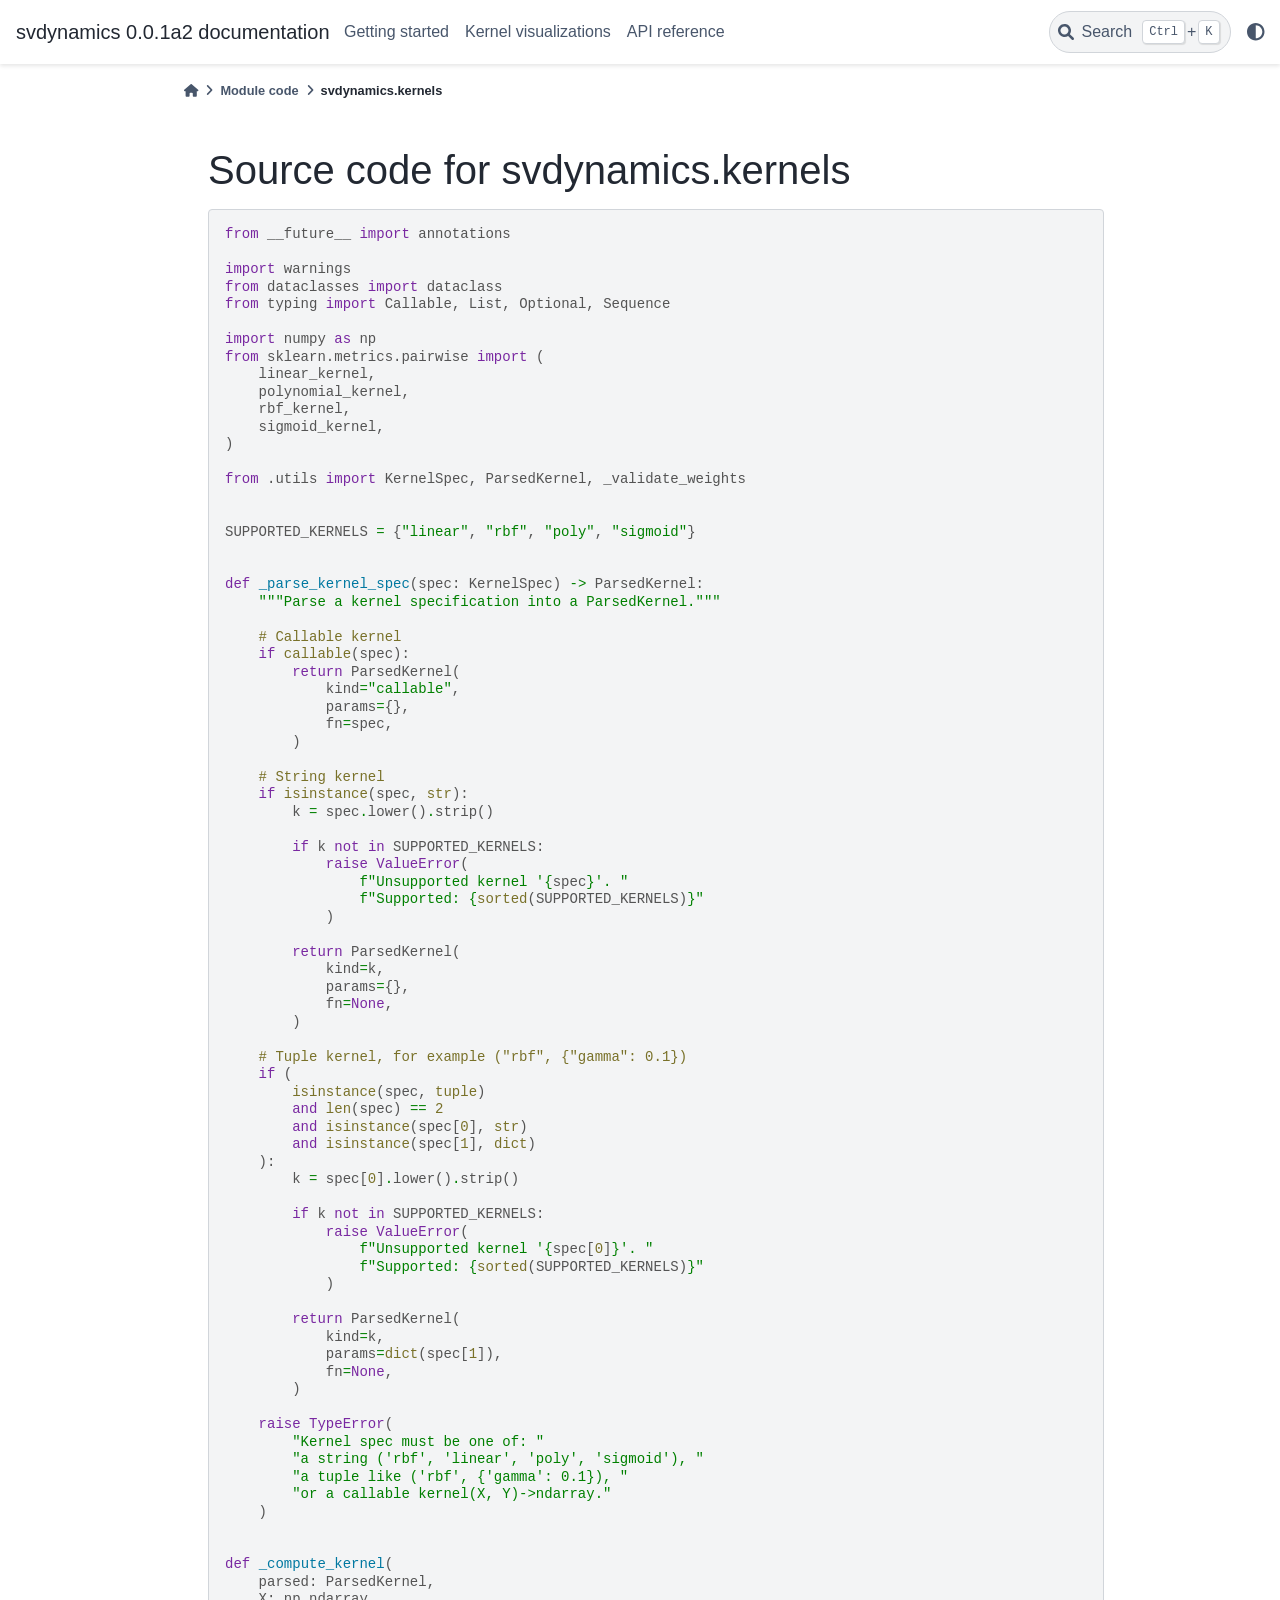
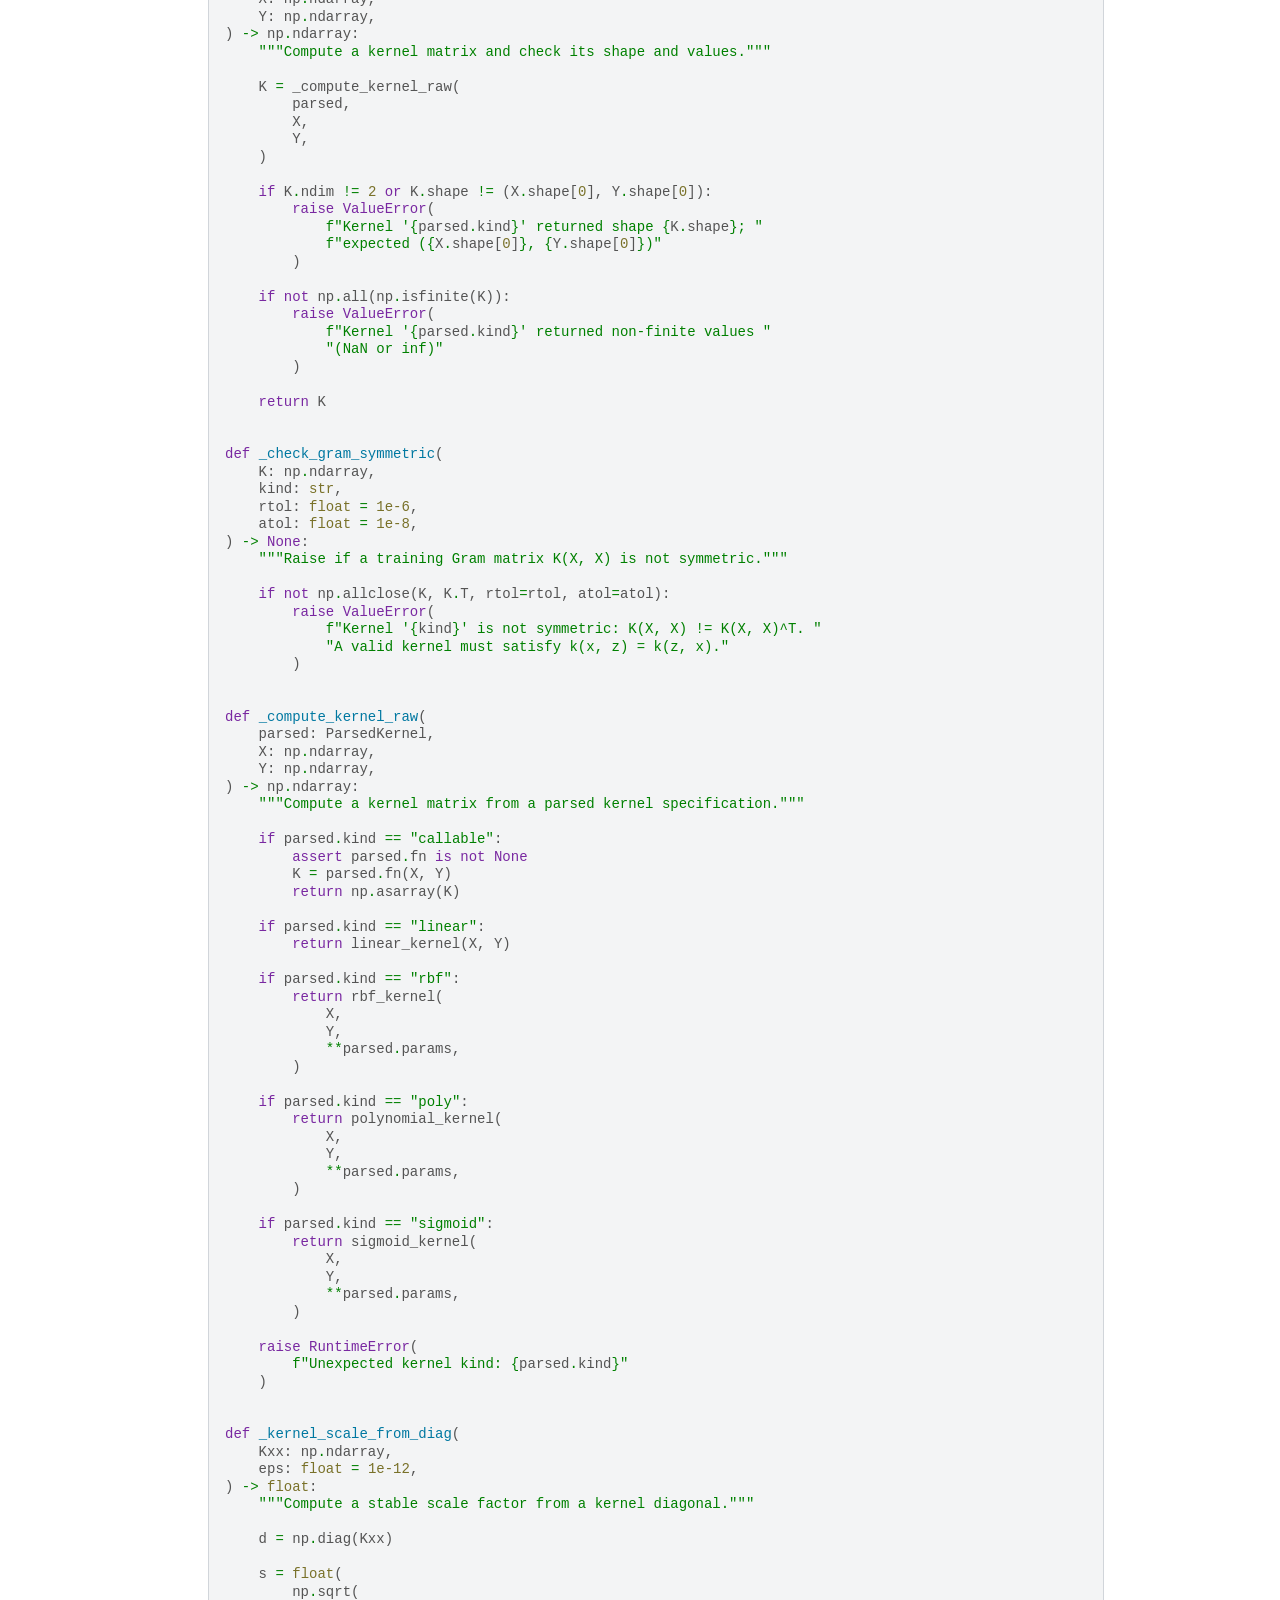
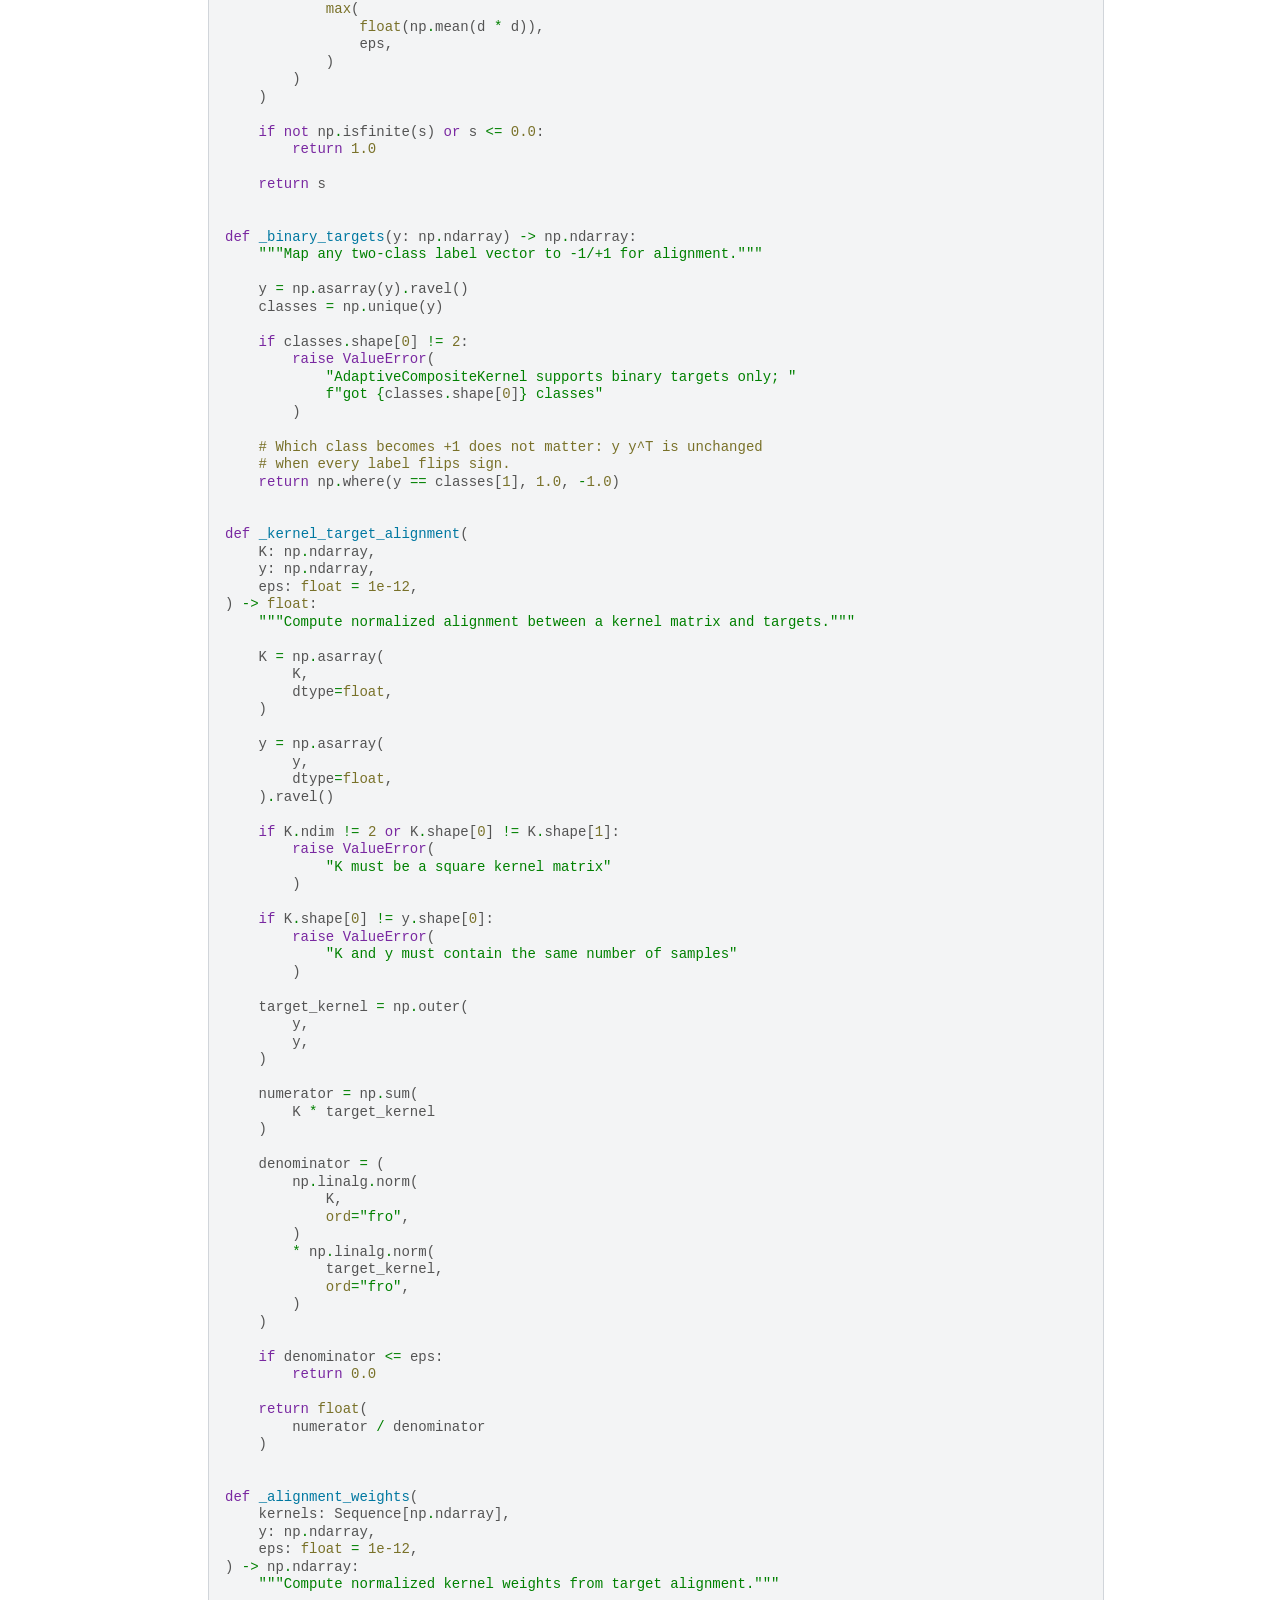
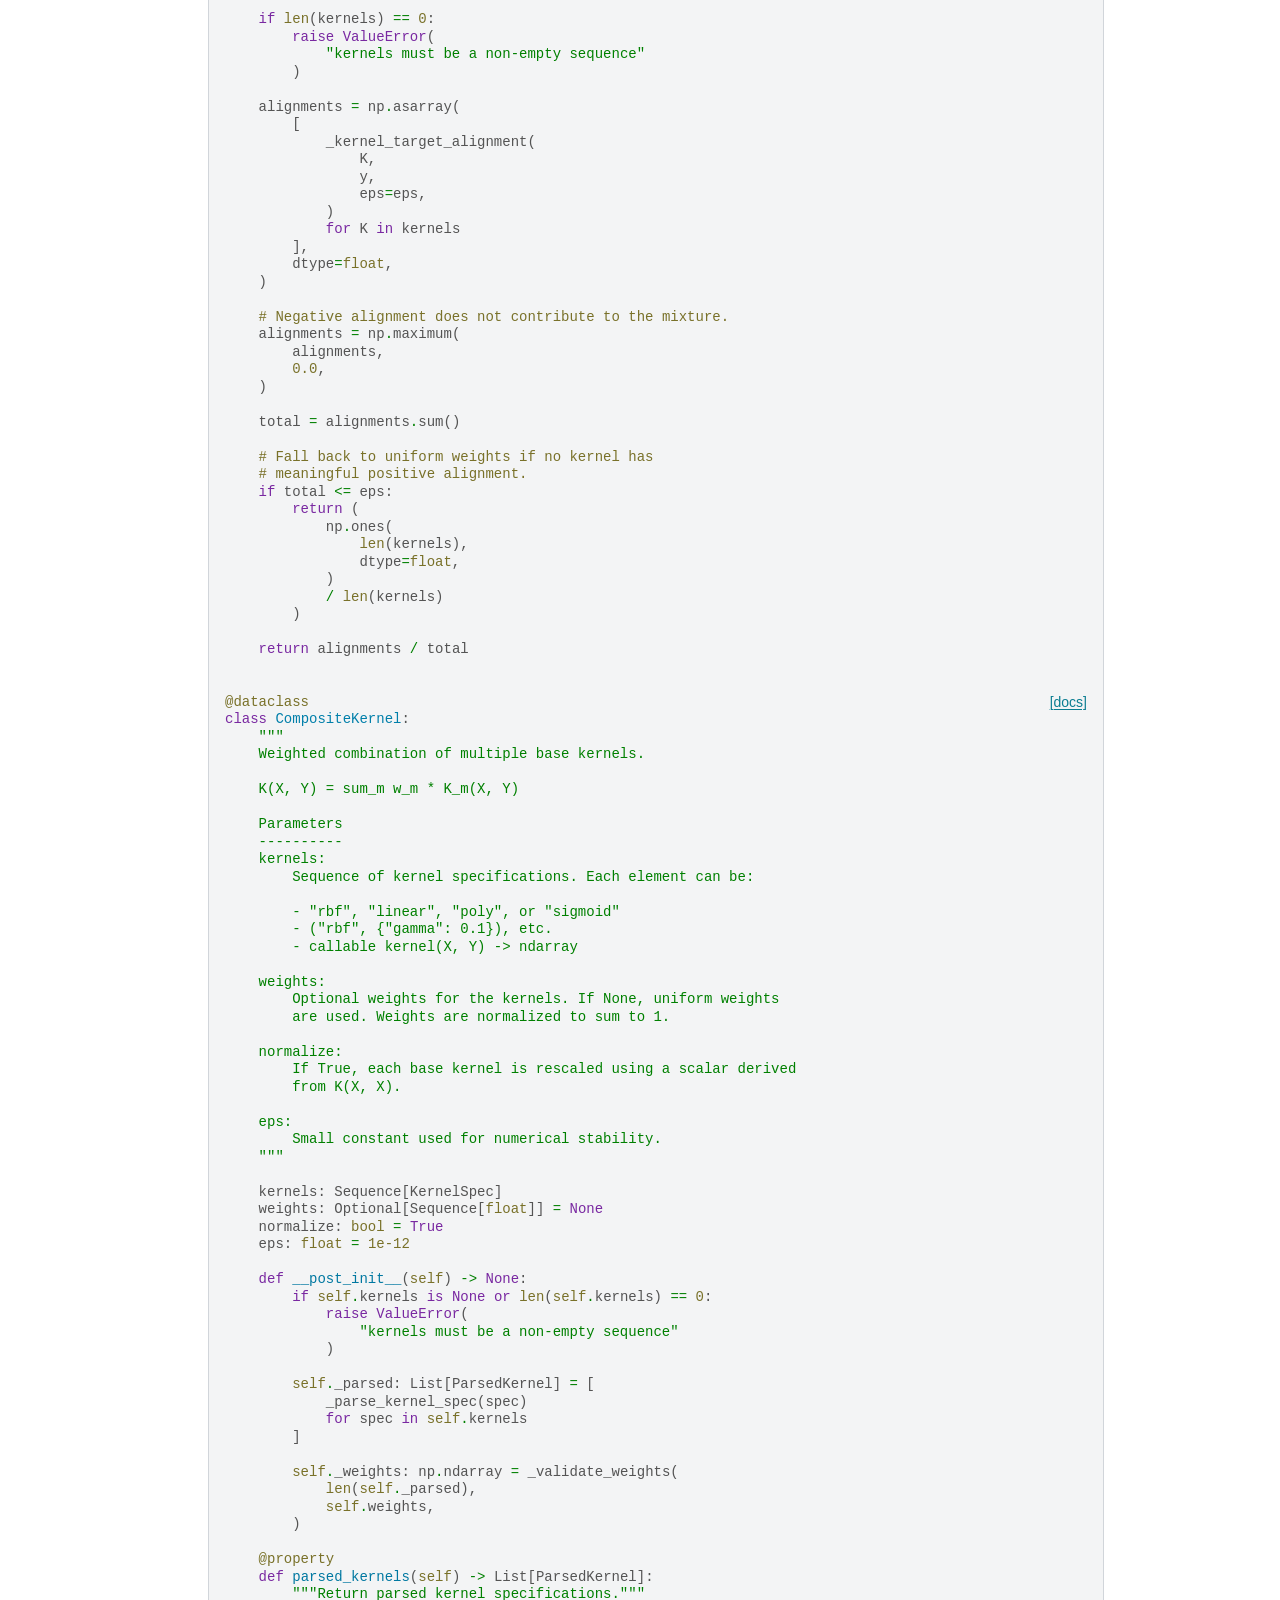
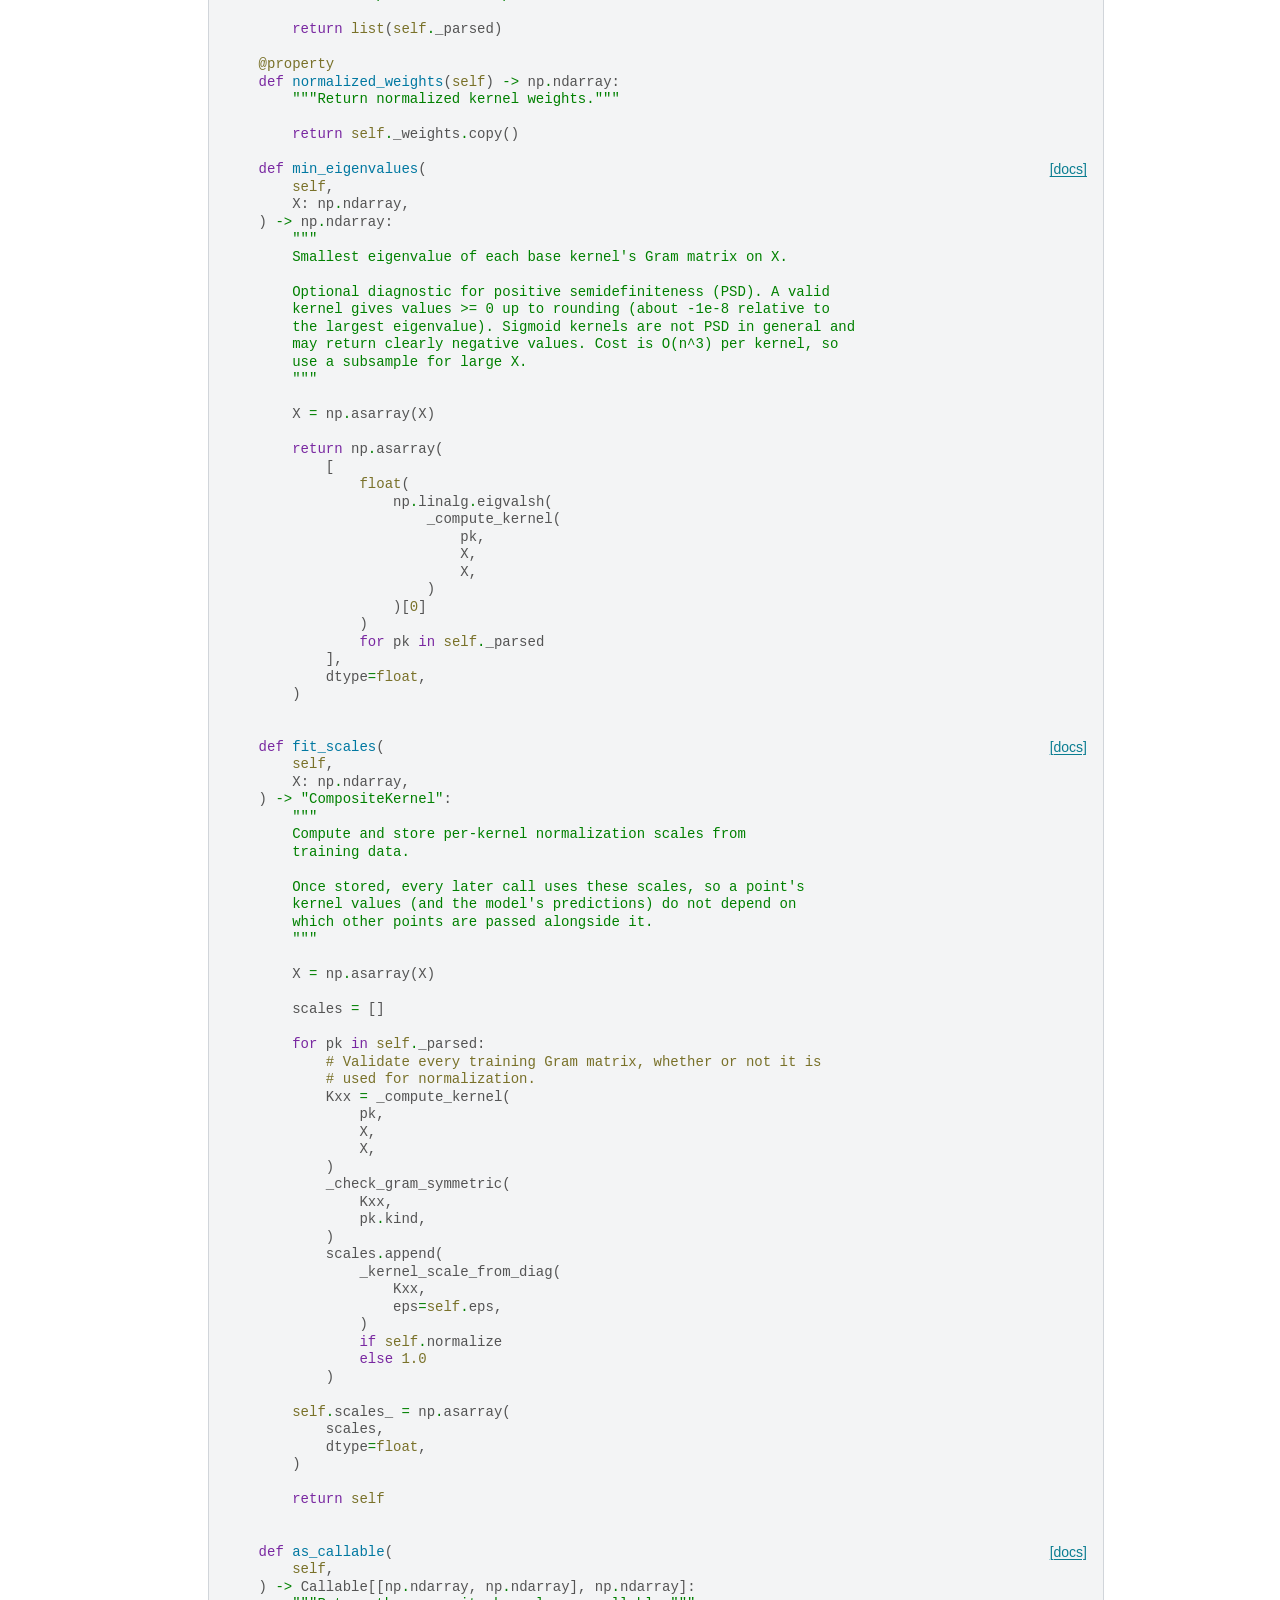
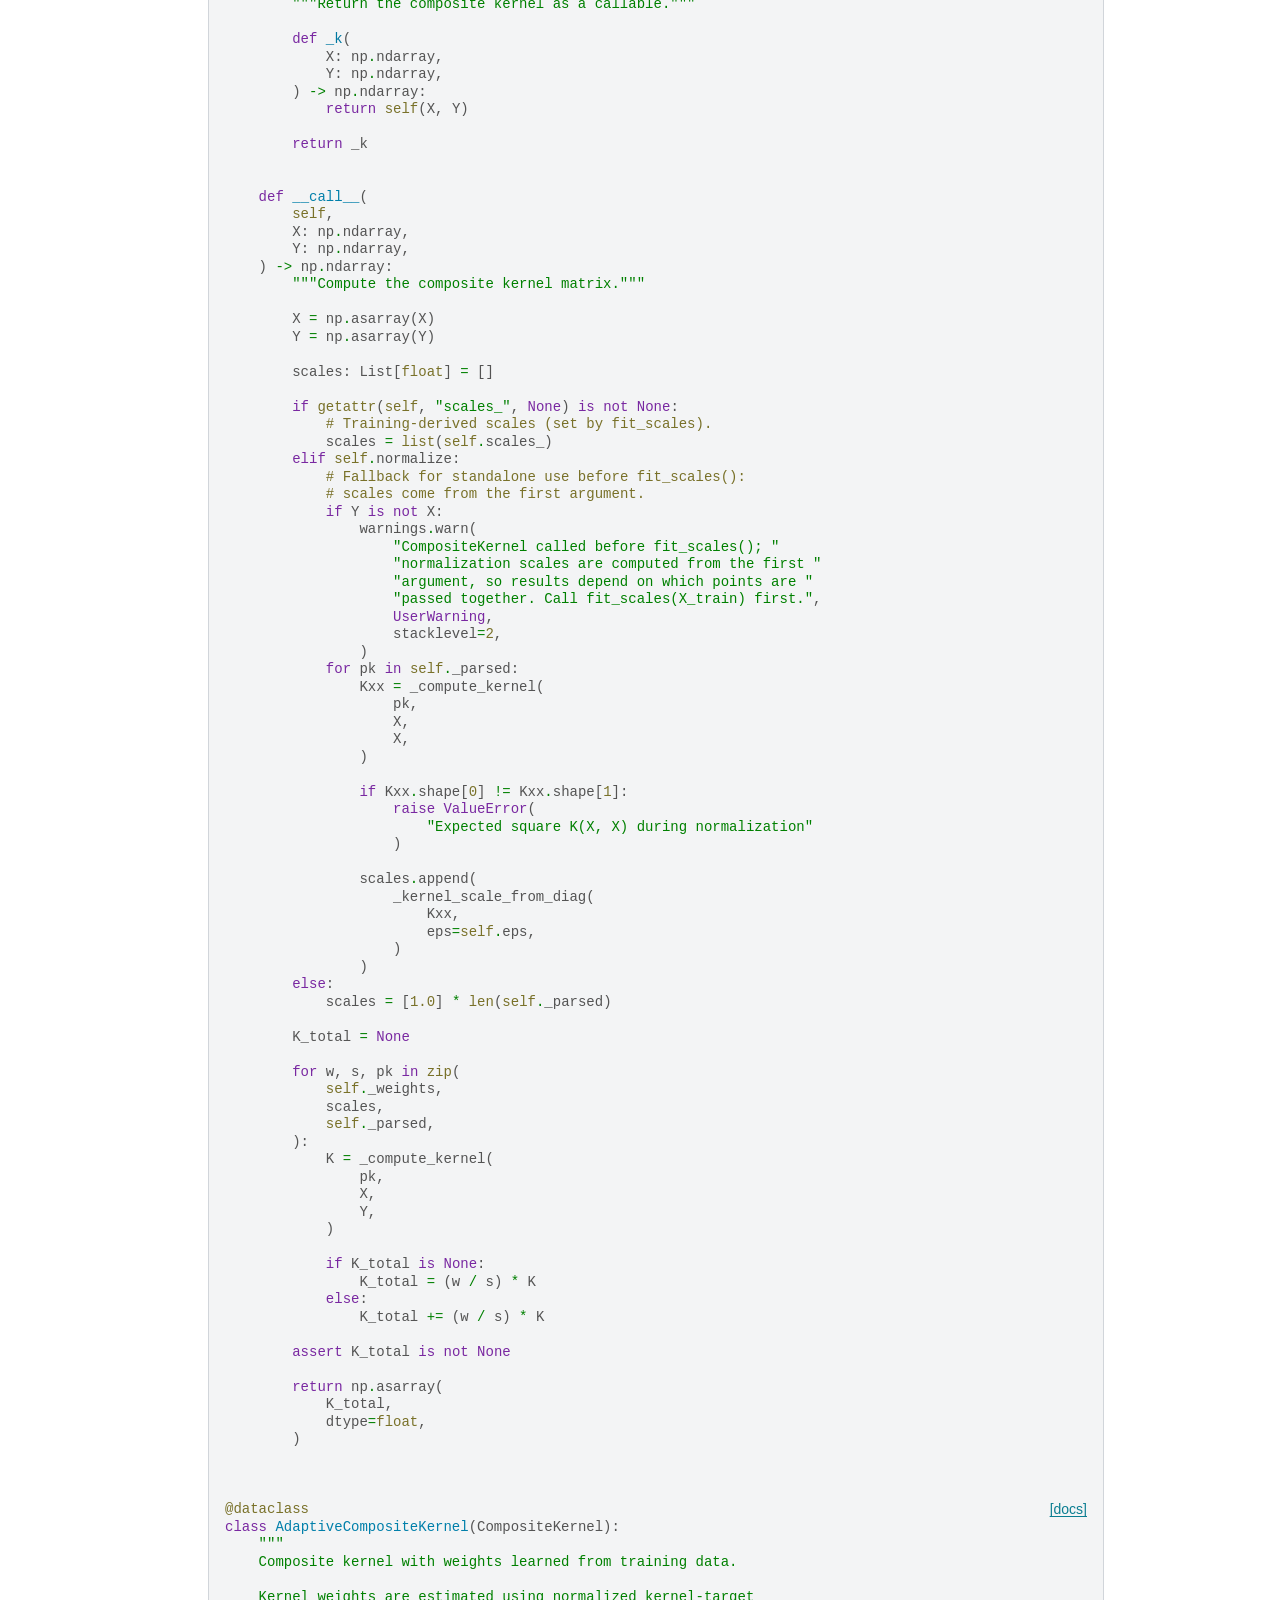
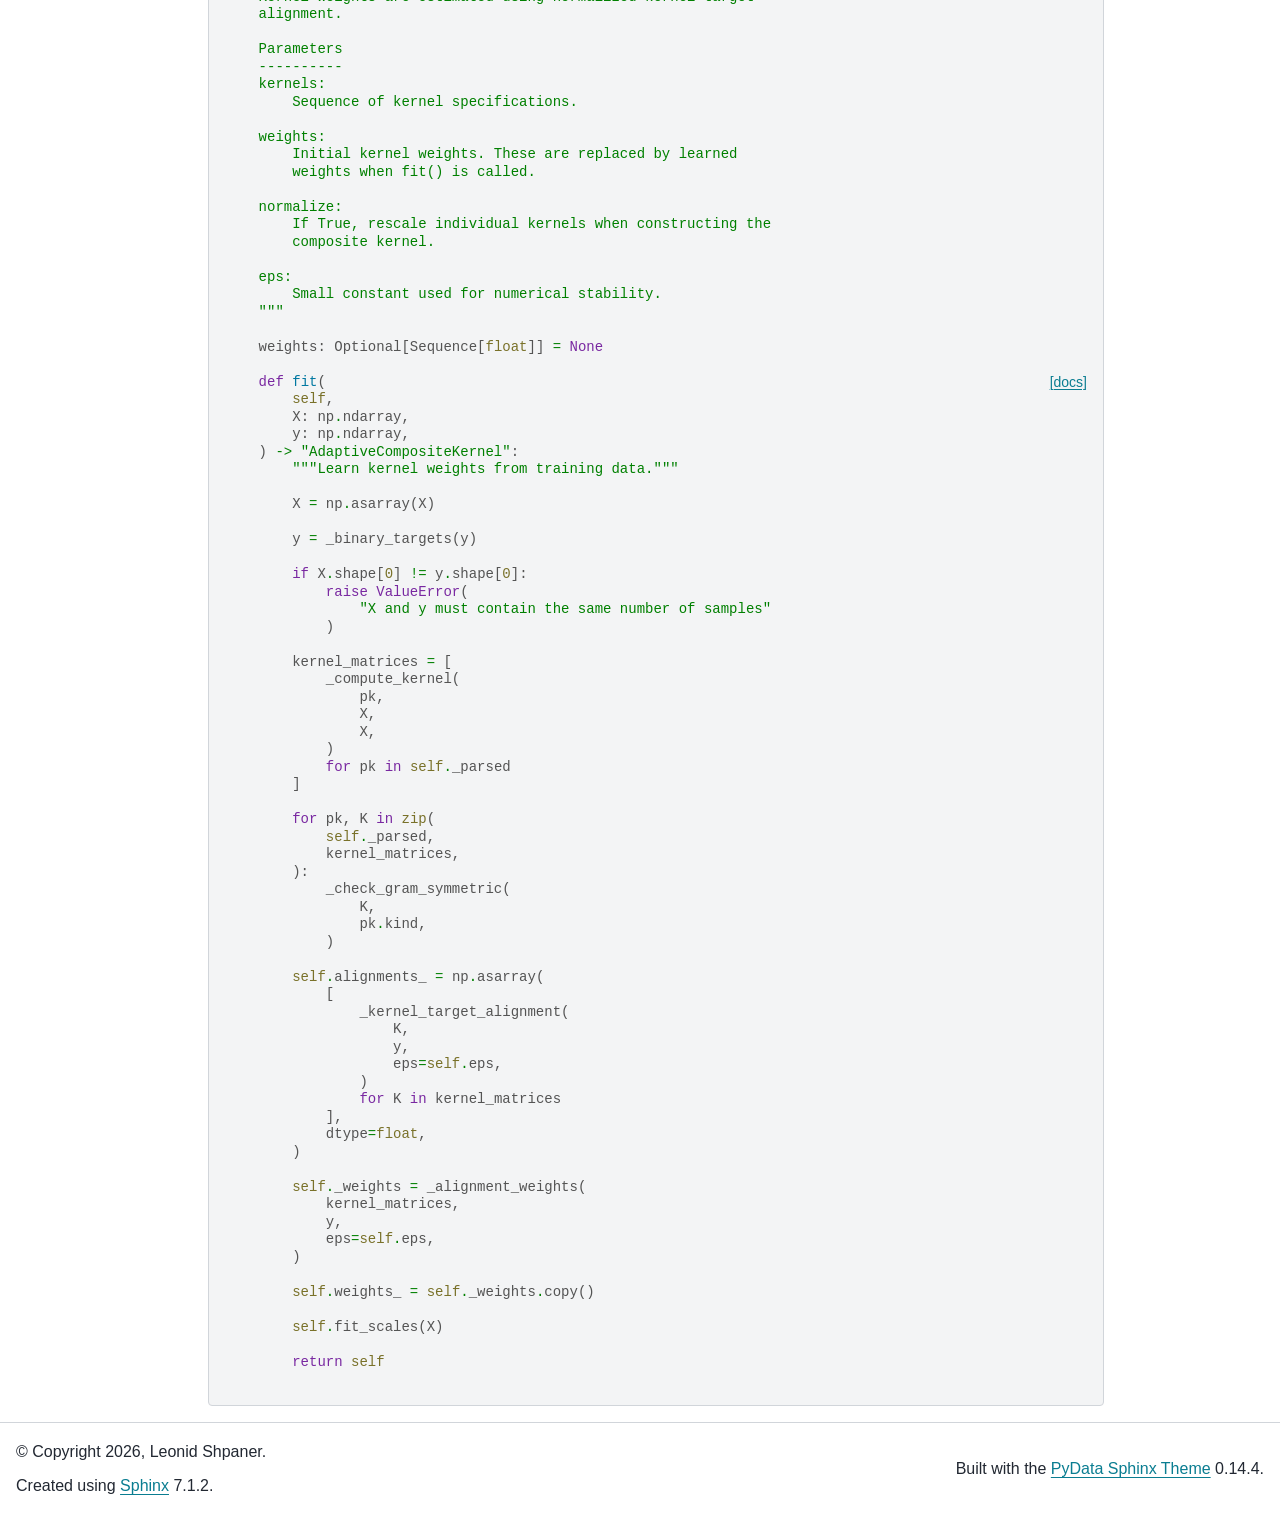
<file: docs/_modules/svdynamics/kernels.html>
<!DOCTYPE html>


<html lang="en" data-content_root="" >

  <head>
    <meta charset="utf-8" />
    <meta name="viewport" content="width=device-width, initial-scale=1.0" />
    <title>svdynamics.kernels &#8212; svdynamics 0.0.1a2 documentation</title>
  
  
  
  <script data-cfasync="false">
    document.documentElement.dataset.mode = localStorage.getItem("mode") || "";
    document.documentElement.dataset.theme = localStorage.getItem("theme") || "light";
  </script>
  
  <!-- Loaded before other Sphinx assets -->
  <link href="../../_static/styles/theme.css?digest=5b4479735964841361fd" rel="stylesheet" />
<link href="../../_static/styles/bootstrap.css?digest=5b4479735964841361fd" rel="stylesheet" />
<link href="../../_static/styles/pydata-sphinx-theme.css?digest=5b4479735964841361fd" rel="stylesheet" />

  
  <link href="../../_static/vendor/fontawesome/6.1.2/css/all.min.css?digest=5b4479735964841361fd" rel="stylesheet" />
  <link rel="preload" as="font" type="font/woff2" crossorigin href="../../_static/vendor/fontawesome/6.1.2/webfonts/fa-solid-900.woff2" />
<link rel="preload" as="font" type="font/woff2" crossorigin href="../../_static/vendor/fontawesome/6.1.2/webfonts/fa-brands-400.woff2" />
<link rel="preload" as="font" type="font/woff2" crossorigin href="../../_static/vendor/fontawesome/6.1.2/webfonts/fa-regular-400.woff2" />

    <link rel="stylesheet" type="text/css" href="../../_static/pygments.css?v=8f2a1f02" />
    <link rel="stylesheet" type="text/css" href="../../_static/copybutton.css?v=76b2166b" />
    <link rel="stylesheet" type="text/css" href="../../_static/custom.css?v=c0d15e7e" />
  
  <!-- Pre-loaded scripts that we'll load fully later -->
  <link rel="preload" as="script" href="../../_static/scripts/bootstrap.js?digest=5b4479735964841361fd" />
<link rel="preload" as="script" href="../../_static/scripts/pydata-sphinx-theme.js?digest=5b4479735964841361fd" />
  <script src="../../_static/vendor/fontawesome/6.1.2/js/all.min.js?digest=5b4479735964841361fd"></script>

    <script data-url_root="../../" id="documentation_options" src="../../_static/documentation_options.js?v=a5f8885b"></script>
    <script src="../../_static/doctools.js?v=888ff710"></script>
    <script src="../../_static/sphinx_highlight.js?v=4825356b"></script>
    <script src="../../_static/clipboard.min.js?v=a7894cd8"></script>
    <script src="../../_static/copybutton.js?v=f281be69"></script>
    <script>DOCUMENTATION_OPTIONS.pagename = '_modules/svdynamics/kernels';</script>
    <link rel="index" title="Index" href="../../genindex.html" />
    <link rel="search" title="Search" href="../../search.html" />
  <meta name="viewport" content="width=device-width, initial-scale=1"/>
  <meta name="docsearch:language" content="en"/>
  </head>
  
  
  <body data-bs-spy="scroll" data-bs-target=".bd-toc-nav" data-offset="180" data-bs-root-margin="0px 0px -60%" data-default-mode="">

  
  
  <a class="skip-link" href="#main-content">Skip to main content</a>
  
  <div id="pst-scroll-pixel-helper"></div>

  
  <button type="button" class="btn rounded-pill" id="pst-back-to-top">
    <i class="fa-solid fa-arrow-up"></i>
    Back to top
  </button>

  
  <input type="checkbox"
          class="sidebar-toggle"
          name="__primary"
          id="__primary"/>
  <label class="overlay overlay-primary" for="__primary"></label>
  
  <input type="checkbox"
          class="sidebar-toggle"
          name="__secondary"
          id="__secondary"/>
  <label class="overlay overlay-secondary" for="__secondary"></label>
  
  <div class="search-button__wrapper">
    <div class="search-button__overlay"></div>
    <div class="search-button__search-container">
<form class="bd-search d-flex align-items-center"
      action="../../search.html"
      method="get">
  <i class="fa-solid fa-magnifying-glass"></i>
  <input type="search"
         class="form-control"
         name="q"
         id="search-input"
         placeholder="Search the docs ..."
         aria-label="Search the docs ..."
         autocomplete="off"
         autocorrect="off"
         autocapitalize="off"
         spellcheck="false"/>
  <span class="search-button__kbd-shortcut"><kbd class="kbd-shortcut__modifier">Ctrl</kbd>+<kbd>K</kbd></span>
</form></div>
  </div>
  
    <nav class="bd-header navbar navbar-expand-lg bd-navbar">
<div class="bd-header__inner bd-page-width">
  <label class="sidebar-toggle primary-toggle" for="__primary">
    <span class="fa-solid fa-bars"></span>
  </label>
  
  
  <div class="col-lg-3 navbar-header-items__start">
    
      <div class="navbar-item">

  

<a class="navbar-brand logo" href="../../index.html">
  
  
  
  
  
  
    <p class="title logo__title">svdynamics 0.0.1a2 documentation</p>
  
</a></div>
    
  </div>
  
  <div class="col-lg-9 navbar-header-items">
    
    <div class="me-auto navbar-header-items__center">
      
        <div class="navbar-item">
<nav class="navbar-nav">
  <p class="sidebar-header-items__title"
     role="heading"
     aria-level="1"
     aria-label="Site Navigation">
    Site Navigation
  </p>
  <ul class="bd-navbar-elements navbar-nav">
    
                    <li class="nav-item">
                      <a class="nav-link nav-internal" href="../../getting_started.html">
                        Getting started
                      </a>
                    </li>
                

                    <li class="nav-item">
                      <a class="nav-link nav-internal" href="../../visualizations.html">
                        Kernel visualizations
                      </a>
                    </li>
                

                    <li class="nav-item">
                      <a class="nav-link nav-internal" href="../../api.html">
                        API reference
                      </a>
                    </li>
                
  </ul>
</nav></div>
      
    </div>
    
    
    <div class="navbar-header-items__end">
      
        <div class="navbar-item navbar-persistent--container">
          

 <script>
 document.write(`
   <button class="btn navbar-btn search-button-field search-button__button" title="Search" aria-label="Search" data-bs-placement="bottom" data-bs-toggle="tooltip">
    <i class="fa-solid fa-magnifying-glass"></i>
    <span class="search-button__default-text">Search</span>
    <span class="search-button__kbd-shortcut"><kbd class="kbd-shortcut__modifier">Ctrl</kbd>+<kbd class="kbd-shortcut__modifier">K</kbd></span>
   </button>
 `);
 </script>
        </div>
      
      
        <div class="navbar-item">

<script>
document.write(`
  <button class="btn btn-sm navbar-btn theme-switch-button" title="light/dark" aria-label="light/dark" data-bs-placement="bottom" data-bs-toggle="tooltip">
    <span class="theme-switch nav-link" data-mode="light"><i class="fa-solid fa-sun fa-lg"></i></span>
    <span class="theme-switch nav-link" data-mode="dark"><i class="fa-solid fa-moon fa-lg"></i></span>
    <span class="theme-switch nav-link" data-mode="auto"><i class="fa-solid fa-circle-half-stroke fa-lg"></i></span>
  </button>
`);
</script></div>
      
    </div>
    
  </div>
  
  
    <div class="navbar-persistent--mobile">

 <script>
 document.write(`
   <button class="btn navbar-btn search-button-field search-button__button" title="Search" aria-label="Search" data-bs-placement="bottom" data-bs-toggle="tooltip">
    <i class="fa-solid fa-magnifying-glass"></i>
    <span class="search-button__default-text">Search</span>
    <span class="search-button__kbd-shortcut"><kbd class="kbd-shortcut__modifier">Ctrl</kbd>+<kbd class="kbd-shortcut__modifier">K</kbd></span>
   </button>
 `);
 </script>
    </div>
  

  
</div>

    </nav>
  
  <div class="bd-container">
    <div class="bd-container__inner bd-page-width">
      
      <div class="bd-sidebar-primary bd-sidebar hide-on-wide">
        

  
  <div class="sidebar-header-items sidebar-primary__section">
    
    
      <div class="sidebar-header-items__center">
        
          <div class="navbar-item">
<nav class="navbar-nav">
  <p class="sidebar-header-items__title"
     role="heading"
     aria-level="1"
     aria-label="Site Navigation">
    Site Navigation
  </p>
  <ul class="bd-navbar-elements navbar-nav">
    
                    <li class="nav-item">
                      <a class="nav-link nav-internal" href="../../getting_started.html">
                        Getting started
                      </a>
                    </li>
                

                    <li class="nav-item">
                      <a class="nav-link nav-internal" href="../../visualizations.html">
                        Kernel visualizations
                      </a>
                    </li>
                

                    <li class="nav-item">
                      <a class="nav-link nav-internal" href="../../api.html">
                        API reference
                      </a>
                    </li>
                
  </ul>
</nav></div>
        
      </div>
    
    
    
      <div class="sidebar-header-items__end">
        
          <div class="navbar-item">

<script>
document.write(`
  <button class="btn btn-sm navbar-btn theme-switch-button" title="light/dark" aria-label="light/dark" data-bs-placement="bottom" data-bs-toggle="tooltip">
    <span class="theme-switch nav-link" data-mode="light"><i class="fa-solid fa-sun fa-lg"></i></span>
    <span class="theme-switch nav-link" data-mode="dark"><i class="fa-solid fa-moon fa-lg"></i></span>
    <span class="theme-switch nav-link" data-mode="auto"><i class="fa-solid fa-circle-half-stroke fa-lg"></i></span>
  </button>
`);
</script></div>
        
      </div>
    
  </div>
  
  
  <div class="sidebar-primary-items__end sidebar-primary__section">
  </div>
  
  <div id="rtd-footer-container"></div>


      </div>
      
      <main id="main-content" class="bd-main">
        
        
          <div class="bd-content">
            <div class="bd-article-container">
              
              <div class="bd-header-article">
<div class="header-article-items header-article__inner">
  
    <div class="header-article-items__start">
      
        <div class="header-article-item">



<nav aria-label="Breadcrumb">
  <ul class="bd-breadcrumbs">
    
    <li class="breadcrumb-item breadcrumb-home">
      <a href="../../index.html" class="nav-link" aria-label="Home">
        <i class="fa-solid fa-home"></i>
      </a>
    </li>
    
    <li class="breadcrumb-item"><a href="../index.html" class="nav-link">Module code</a></li>
    
    <li class="breadcrumb-item active" aria-current="page">svdynamics.kernels</li>
  </ul>
</nav>
</div>
      
    </div>
  
  
</div>
</div>
              
              
              
                
<div id="searchbox"></div>
                <article class="bd-article" role="main">
                  
  <h1>Source code for svdynamics.kernels</h1><div class="highlight"><pre>
<span></span><span class="kn">from</span><span class="w"> </span><span class="nn">__future__</span><span class="w"> </span><span class="kn">import</span> <span class="n">annotations</span>

<span class="kn">import</span><span class="w"> </span><span class="nn">warnings</span>
<span class="kn">from</span><span class="w"> </span><span class="nn">dataclasses</span><span class="w"> </span><span class="kn">import</span> <span class="n">dataclass</span>
<span class="kn">from</span><span class="w"> </span><span class="nn">typing</span><span class="w"> </span><span class="kn">import</span> <span class="n">Callable</span><span class="p">,</span> <span class="n">List</span><span class="p">,</span> <span class="n">Optional</span><span class="p">,</span> <span class="n">Sequence</span>

<span class="kn">import</span><span class="w"> </span><span class="nn">numpy</span><span class="w"> </span><span class="k">as</span><span class="w"> </span><span class="nn">np</span>
<span class="kn">from</span><span class="w"> </span><span class="nn">sklearn.metrics.pairwise</span><span class="w"> </span><span class="kn">import</span> <span class="p">(</span>
    <span class="n">linear_kernel</span><span class="p">,</span>
    <span class="n">polynomial_kernel</span><span class="p">,</span>
    <span class="n">rbf_kernel</span><span class="p">,</span>
    <span class="n">sigmoid_kernel</span><span class="p">,</span>
<span class="p">)</span>

<span class="kn">from</span><span class="w"> </span><span class="nn">.utils</span><span class="w"> </span><span class="kn">import</span> <span class="n">KernelSpec</span><span class="p">,</span> <span class="n">ParsedKernel</span><span class="p">,</span> <span class="n">_validate_weights</span>


<span class="n">SUPPORTED_KERNELS</span> <span class="o">=</span> <span class="p">{</span><span class="s2">&quot;linear&quot;</span><span class="p">,</span> <span class="s2">&quot;rbf&quot;</span><span class="p">,</span> <span class="s2">&quot;poly&quot;</span><span class="p">,</span> <span class="s2">&quot;sigmoid&quot;</span><span class="p">}</span>


<span class="k">def</span><span class="w"> </span><span class="nf">_parse_kernel_spec</span><span class="p">(</span><span class="n">spec</span><span class="p">:</span> <span class="n">KernelSpec</span><span class="p">)</span> <span class="o">-&gt;</span> <span class="n">ParsedKernel</span><span class="p">:</span>
<span class="w">    </span><span class="sd">&quot;&quot;&quot;Parse a kernel specification into a ParsedKernel.&quot;&quot;&quot;</span>

    <span class="c1"># Callable kernel</span>
    <span class="k">if</span> <span class="nb">callable</span><span class="p">(</span><span class="n">spec</span><span class="p">):</span>
        <span class="k">return</span> <span class="n">ParsedKernel</span><span class="p">(</span>
            <span class="n">kind</span><span class="o">=</span><span class="s2">&quot;callable&quot;</span><span class="p">,</span>
            <span class="n">params</span><span class="o">=</span><span class="p">{},</span>
            <span class="n">fn</span><span class="o">=</span><span class="n">spec</span><span class="p">,</span>
        <span class="p">)</span>

    <span class="c1"># String kernel</span>
    <span class="k">if</span> <span class="nb">isinstance</span><span class="p">(</span><span class="n">spec</span><span class="p">,</span> <span class="nb">str</span><span class="p">):</span>
        <span class="n">k</span> <span class="o">=</span> <span class="n">spec</span><span class="o">.</span><span class="n">lower</span><span class="p">()</span><span class="o">.</span><span class="n">strip</span><span class="p">()</span>

        <span class="k">if</span> <span class="n">k</span> <span class="ow">not</span> <span class="ow">in</span> <span class="n">SUPPORTED_KERNELS</span><span class="p">:</span>
            <span class="k">raise</span> <span class="ne">ValueError</span><span class="p">(</span>
                <span class="sa">f</span><span class="s2">&quot;Unsupported kernel &#39;</span><span class="si">{</span><span class="n">spec</span><span class="si">}</span><span class="s2">&#39;. &quot;</span>
                <span class="sa">f</span><span class="s2">&quot;Supported: </span><span class="si">{</span><span class="nb">sorted</span><span class="p">(</span><span class="n">SUPPORTED_KERNELS</span><span class="p">)</span><span class="si">}</span><span class="s2">&quot;</span>
            <span class="p">)</span>

        <span class="k">return</span> <span class="n">ParsedKernel</span><span class="p">(</span>
            <span class="n">kind</span><span class="o">=</span><span class="n">k</span><span class="p">,</span>
            <span class="n">params</span><span class="o">=</span><span class="p">{},</span>
            <span class="n">fn</span><span class="o">=</span><span class="kc">None</span><span class="p">,</span>
        <span class="p">)</span>

    <span class="c1"># Tuple kernel, for example (&quot;rbf&quot;, {&quot;gamma&quot;: 0.1})</span>
    <span class="k">if</span> <span class="p">(</span>
        <span class="nb">isinstance</span><span class="p">(</span><span class="n">spec</span><span class="p">,</span> <span class="nb">tuple</span><span class="p">)</span>
        <span class="ow">and</span> <span class="nb">len</span><span class="p">(</span><span class="n">spec</span><span class="p">)</span> <span class="o">==</span> <span class="mi">2</span>
        <span class="ow">and</span> <span class="nb">isinstance</span><span class="p">(</span><span class="n">spec</span><span class="p">[</span><span class="mi">0</span><span class="p">],</span> <span class="nb">str</span><span class="p">)</span>
        <span class="ow">and</span> <span class="nb">isinstance</span><span class="p">(</span><span class="n">spec</span><span class="p">[</span><span class="mi">1</span><span class="p">],</span> <span class="nb">dict</span><span class="p">)</span>
    <span class="p">):</span>
        <span class="n">k</span> <span class="o">=</span> <span class="n">spec</span><span class="p">[</span><span class="mi">0</span><span class="p">]</span><span class="o">.</span><span class="n">lower</span><span class="p">()</span><span class="o">.</span><span class="n">strip</span><span class="p">()</span>

        <span class="k">if</span> <span class="n">k</span> <span class="ow">not</span> <span class="ow">in</span> <span class="n">SUPPORTED_KERNELS</span><span class="p">:</span>
            <span class="k">raise</span> <span class="ne">ValueError</span><span class="p">(</span>
                <span class="sa">f</span><span class="s2">&quot;Unsupported kernel &#39;</span><span class="si">{</span><span class="n">spec</span><span class="p">[</span><span class="mi">0</span><span class="p">]</span><span class="si">}</span><span class="s2">&#39;. &quot;</span>
                <span class="sa">f</span><span class="s2">&quot;Supported: </span><span class="si">{</span><span class="nb">sorted</span><span class="p">(</span><span class="n">SUPPORTED_KERNELS</span><span class="p">)</span><span class="si">}</span><span class="s2">&quot;</span>
            <span class="p">)</span>

        <span class="k">return</span> <span class="n">ParsedKernel</span><span class="p">(</span>
            <span class="n">kind</span><span class="o">=</span><span class="n">k</span><span class="p">,</span>
            <span class="n">params</span><span class="o">=</span><span class="nb">dict</span><span class="p">(</span><span class="n">spec</span><span class="p">[</span><span class="mi">1</span><span class="p">]),</span>
            <span class="n">fn</span><span class="o">=</span><span class="kc">None</span><span class="p">,</span>
        <span class="p">)</span>

    <span class="k">raise</span> <span class="ne">TypeError</span><span class="p">(</span>
        <span class="s2">&quot;Kernel spec must be one of: &quot;</span>
        <span class="s2">&quot;a string (&#39;rbf&#39;, &#39;linear&#39;, &#39;poly&#39;, &#39;sigmoid&#39;), &quot;</span>
        <span class="s2">&quot;a tuple like (&#39;rbf&#39;, {&#39;gamma&#39;: 0.1}), &quot;</span>
        <span class="s2">&quot;or a callable kernel(X, Y)-&gt;ndarray.&quot;</span>
    <span class="p">)</span>


<span class="k">def</span><span class="w"> </span><span class="nf">_compute_kernel</span><span class="p">(</span>
    <span class="n">parsed</span><span class="p">:</span> <span class="n">ParsedKernel</span><span class="p">,</span>
    <span class="n">X</span><span class="p">:</span> <span class="n">np</span><span class="o">.</span><span class="n">ndarray</span><span class="p">,</span>
    <span class="n">Y</span><span class="p">:</span> <span class="n">np</span><span class="o">.</span><span class="n">ndarray</span><span class="p">,</span>
<span class="p">)</span> <span class="o">-&gt;</span> <span class="n">np</span><span class="o">.</span><span class="n">ndarray</span><span class="p">:</span>
<span class="w">    </span><span class="sd">&quot;&quot;&quot;Compute a kernel matrix and check its shape and values.&quot;&quot;&quot;</span>

    <span class="n">K</span> <span class="o">=</span> <span class="n">_compute_kernel_raw</span><span class="p">(</span>
        <span class="n">parsed</span><span class="p">,</span>
        <span class="n">X</span><span class="p">,</span>
        <span class="n">Y</span><span class="p">,</span>
    <span class="p">)</span>

    <span class="k">if</span> <span class="n">K</span><span class="o">.</span><span class="n">ndim</span> <span class="o">!=</span> <span class="mi">2</span> <span class="ow">or</span> <span class="n">K</span><span class="o">.</span><span class="n">shape</span> <span class="o">!=</span> <span class="p">(</span><span class="n">X</span><span class="o">.</span><span class="n">shape</span><span class="p">[</span><span class="mi">0</span><span class="p">],</span> <span class="n">Y</span><span class="o">.</span><span class="n">shape</span><span class="p">[</span><span class="mi">0</span><span class="p">]):</span>
        <span class="k">raise</span> <span class="ne">ValueError</span><span class="p">(</span>
            <span class="sa">f</span><span class="s2">&quot;Kernel &#39;</span><span class="si">{</span><span class="n">parsed</span><span class="o">.</span><span class="n">kind</span><span class="si">}</span><span class="s2">&#39; returned shape </span><span class="si">{</span><span class="n">K</span><span class="o">.</span><span class="n">shape</span><span class="si">}</span><span class="s2">; &quot;</span>
            <span class="sa">f</span><span class="s2">&quot;expected (</span><span class="si">{</span><span class="n">X</span><span class="o">.</span><span class="n">shape</span><span class="p">[</span><span class="mi">0</span><span class="p">]</span><span class="si">}</span><span class="s2">, </span><span class="si">{</span><span class="n">Y</span><span class="o">.</span><span class="n">shape</span><span class="p">[</span><span class="mi">0</span><span class="p">]</span><span class="si">}</span><span class="s2">)&quot;</span>
        <span class="p">)</span>

    <span class="k">if</span> <span class="ow">not</span> <span class="n">np</span><span class="o">.</span><span class="n">all</span><span class="p">(</span><span class="n">np</span><span class="o">.</span><span class="n">isfinite</span><span class="p">(</span><span class="n">K</span><span class="p">)):</span>
        <span class="k">raise</span> <span class="ne">ValueError</span><span class="p">(</span>
            <span class="sa">f</span><span class="s2">&quot;Kernel &#39;</span><span class="si">{</span><span class="n">parsed</span><span class="o">.</span><span class="n">kind</span><span class="si">}</span><span class="s2">&#39; returned non-finite values &quot;</span>
            <span class="s2">&quot;(NaN or inf)&quot;</span>
        <span class="p">)</span>

    <span class="k">return</span> <span class="n">K</span>


<span class="k">def</span><span class="w"> </span><span class="nf">_check_gram_symmetric</span><span class="p">(</span>
    <span class="n">K</span><span class="p">:</span> <span class="n">np</span><span class="o">.</span><span class="n">ndarray</span><span class="p">,</span>
    <span class="n">kind</span><span class="p">:</span> <span class="nb">str</span><span class="p">,</span>
    <span class="n">rtol</span><span class="p">:</span> <span class="nb">float</span> <span class="o">=</span> <span class="mf">1e-6</span><span class="p">,</span>
    <span class="n">atol</span><span class="p">:</span> <span class="nb">float</span> <span class="o">=</span> <span class="mf">1e-8</span><span class="p">,</span>
<span class="p">)</span> <span class="o">-&gt;</span> <span class="kc">None</span><span class="p">:</span>
<span class="w">    </span><span class="sd">&quot;&quot;&quot;Raise if a training Gram matrix K(X, X) is not symmetric.&quot;&quot;&quot;</span>

    <span class="k">if</span> <span class="ow">not</span> <span class="n">np</span><span class="o">.</span><span class="n">allclose</span><span class="p">(</span><span class="n">K</span><span class="p">,</span> <span class="n">K</span><span class="o">.</span><span class="n">T</span><span class="p">,</span> <span class="n">rtol</span><span class="o">=</span><span class="n">rtol</span><span class="p">,</span> <span class="n">atol</span><span class="o">=</span><span class="n">atol</span><span class="p">):</span>
        <span class="k">raise</span> <span class="ne">ValueError</span><span class="p">(</span>
            <span class="sa">f</span><span class="s2">&quot;Kernel &#39;</span><span class="si">{</span><span class="n">kind</span><span class="si">}</span><span class="s2">&#39; is not symmetric: K(X, X) != K(X, X)^T. &quot;</span>
            <span class="s2">&quot;A valid kernel must satisfy k(x, z) = k(z, x).&quot;</span>
        <span class="p">)</span>


<span class="k">def</span><span class="w"> </span><span class="nf">_compute_kernel_raw</span><span class="p">(</span>
    <span class="n">parsed</span><span class="p">:</span> <span class="n">ParsedKernel</span><span class="p">,</span>
    <span class="n">X</span><span class="p">:</span> <span class="n">np</span><span class="o">.</span><span class="n">ndarray</span><span class="p">,</span>
    <span class="n">Y</span><span class="p">:</span> <span class="n">np</span><span class="o">.</span><span class="n">ndarray</span><span class="p">,</span>
<span class="p">)</span> <span class="o">-&gt;</span> <span class="n">np</span><span class="o">.</span><span class="n">ndarray</span><span class="p">:</span>
<span class="w">    </span><span class="sd">&quot;&quot;&quot;Compute a kernel matrix from a parsed kernel specification.&quot;&quot;&quot;</span>

    <span class="k">if</span> <span class="n">parsed</span><span class="o">.</span><span class="n">kind</span> <span class="o">==</span> <span class="s2">&quot;callable&quot;</span><span class="p">:</span>
        <span class="k">assert</span> <span class="n">parsed</span><span class="o">.</span><span class="n">fn</span> <span class="ow">is</span> <span class="ow">not</span> <span class="kc">None</span>
        <span class="n">K</span> <span class="o">=</span> <span class="n">parsed</span><span class="o">.</span><span class="n">fn</span><span class="p">(</span><span class="n">X</span><span class="p">,</span> <span class="n">Y</span><span class="p">)</span>
        <span class="k">return</span> <span class="n">np</span><span class="o">.</span><span class="n">asarray</span><span class="p">(</span><span class="n">K</span><span class="p">)</span>

    <span class="k">if</span> <span class="n">parsed</span><span class="o">.</span><span class="n">kind</span> <span class="o">==</span> <span class="s2">&quot;linear&quot;</span><span class="p">:</span>
        <span class="k">return</span> <span class="n">linear_kernel</span><span class="p">(</span><span class="n">X</span><span class="p">,</span> <span class="n">Y</span><span class="p">)</span>

    <span class="k">if</span> <span class="n">parsed</span><span class="o">.</span><span class="n">kind</span> <span class="o">==</span> <span class="s2">&quot;rbf&quot;</span><span class="p">:</span>
        <span class="k">return</span> <span class="n">rbf_kernel</span><span class="p">(</span>
            <span class="n">X</span><span class="p">,</span>
            <span class="n">Y</span><span class="p">,</span>
            <span class="o">**</span><span class="n">parsed</span><span class="o">.</span><span class="n">params</span><span class="p">,</span>
        <span class="p">)</span>

    <span class="k">if</span> <span class="n">parsed</span><span class="o">.</span><span class="n">kind</span> <span class="o">==</span> <span class="s2">&quot;poly&quot;</span><span class="p">:</span>
        <span class="k">return</span> <span class="n">polynomial_kernel</span><span class="p">(</span>
            <span class="n">X</span><span class="p">,</span>
            <span class="n">Y</span><span class="p">,</span>
            <span class="o">**</span><span class="n">parsed</span><span class="o">.</span><span class="n">params</span><span class="p">,</span>
        <span class="p">)</span>

    <span class="k">if</span> <span class="n">parsed</span><span class="o">.</span><span class="n">kind</span> <span class="o">==</span> <span class="s2">&quot;sigmoid&quot;</span><span class="p">:</span>
        <span class="k">return</span> <span class="n">sigmoid_kernel</span><span class="p">(</span>
            <span class="n">X</span><span class="p">,</span>
            <span class="n">Y</span><span class="p">,</span>
            <span class="o">**</span><span class="n">parsed</span><span class="o">.</span><span class="n">params</span><span class="p">,</span>
        <span class="p">)</span>

    <span class="k">raise</span> <span class="ne">RuntimeError</span><span class="p">(</span>
        <span class="sa">f</span><span class="s2">&quot;Unexpected kernel kind: </span><span class="si">{</span><span class="n">parsed</span><span class="o">.</span><span class="n">kind</span><span class="si">}</span><span class="s2">&quot;</span>
    <span class="p">)</span>


<span class="k">def</span><span class="w"> </span><span class="nf">_kernel_scale_from_diag</span><span class="p">(</span>
    <span class="n">Kxx</span><span class="p">:</span> <span class="n">np</span><span class="o">.</span><span class="n">ndarray</span><span class="p">,</span>
    <span class="n">eps</span><span class="p">:</span> <span class="nb">float</span> <span class="o">=</span> <span class="mf">1e-12</span><span class="p">,</span>
<span class="p">)</span> <span class="o">-&gt;</span> <span class="nb">float</span><span class="p">:</span>
<span class="w">    </span><span class="sd">&quot;&quot;&quot;Compute a stable scale factor from a kernel diagonal.&quot;&quot;&quot;</span>

    <span class="n">d</span> <span class="o">=</span> <span class="n">np</span><span class="o">.</span><span class="n">diag</span><span class="p">(</span><span class="n">Kxx</span><span class="p">)</span>

    <span class="n">s</span> <span class="o">=</span> <span class="nb">float</span><span class="p">(</span>
        <span class="n">np</span><span class="o">.</span><span class="n">sqrt</span><span class="p">(</span>
            <span class="nb">max</span><span class="p">(</span>
                <span class="nb">float</span><span class="p">(</span><span class="n">np</span><span class="o">.</span><span class="n">mean</span><span class="p">(</span><span class="n">d</span> <span class="o">*</span> <span class="n">d</span><span class="p">)),</span>
                <span class="n">eps</span><span class="p">,</span>
            <span class="p">)</span>
        <span class="p">)</span>
    <span class="p">)</span>

    <span class="k">if</span> <span class="ow">not</span> <span class="n">np</span><span class="o">.</span><span class="n">isfinite</span><span class="p">(</span><span class="n">s</span><span class="p">)</span> <span class="ow">or</span> <span class="n">s</span> <span class="o">&lt;=</span> <span class="mf">0.0</span><span class="p">:</span>
        <span class="k">return</span> <span class="mf">1.0</span>

    <span class="k">return</span> <span class="n">s</span>


<span class="k">def</span><span class="w"> </span><span class="nf">_binary_targets</span><span class="p">(</span><span class="n">y</span><span class="p">:</span> <span class="n">np</span><span class="o">.</span><span class="n">ndarray</span><span class="p">)</span> <span class="o">-&gt;</span> <span class="n">np</span><span class="o">.</span><span class="n">ndarray</span><span class="p">:</span>
<span class="w">    </span><span class="sd">&quot;&quot;&quot;Map any two-class label vector to -1/+1 for alignment.&quot;&quot;&quot;</span>

    <span class="n">y</span> <span class="o">=</span> <span class="n">np</span><span class="o">.</span><span class="n">asarray</span><span class="p">(</span><span class="n">y</span><span class="p">)</span><span class="o">.</span><span class="n">ravel</span><span class="p">()</span>
    <span class="n">classes</span> <span class="o">=</span> <span class="n">np</span><span class="o">.</span><span class="n">unique</span><span class="p">(</span><span class="n">y</span><span class="p">)</span>

    <span class="k">if</span> <span class="n">classes</span><span class="o">.</span><span class="n">shape</span><span class="p">[</span><span class="mi">0</span><span class="p">]</span> <span class="o">!=</span> <span class="mi">2</span><span class="p">:</span>
        <span class="k">raise</span> <span class="ne">ValueError</span><span class="p">(</span>
            <span class="s2">&quot;AdaptiveCompositeKernel supports binary targets only; &quot;</span>
            <span class="sa">f</span><span class="s2">&quot;got </span><span class="si">{</span><span class="n">classes</span><span class="o">.</span><span class="n">shape</span><span class="p">[</span><span class="mi">0</span><span class="p">]</span><span class="si">}</span><span class="s2"> classes&quot;</span>
        <span class="p">)</span>

    <span class="c1"># Which class becomes +1 does not matter: y y^T is unchanged</span>
    <span class="c1"># when every label flips sign.</span>
    <span class="k">return</span> <span class="n">np</span><span class="o">.</span><span class="n">where</span><span class="p">(</span><span class="n">y</span> <span class="o">==</span> <span class="n">classes</span><span class="p">[</span><span class="mi">1</span><span class="p">],</span> <span class="mf">1.0</span><span class="p">,</span> <span class="o">-</span><span class="mf">1.0</span><span class="p">)</span>


<span class="k">def</span><span class="w"> </span><span class="nf">_kernel_target_alignment</span><span class="p">(</span>
    <span class="n">K</span><span class="p">:</span> <span class="n">np</span><span class="o">.</span><span class="n">ndarray</span><span class="p">,</span>
    <span class="n">y</span><span class="p">:</span> <span class="n">np</span><span class="o">.</span><span class="n">ndarray</span><span class="p">,</span>
    <span class="n">eps</span><span class="p">:</span> <span class="nb">float</span> <span class="o">=</span> <span class="mf">1e-12</span><span class="p">,</span>
<span class="p">)</span> <span class="o">-&gt;</span> <span class="nb">float</span><span class="p">:</span>
<span class="w">    </span><span class="sd">&quot;&quot;&quot;Compute normalized alignment between a kernel matrix and targets.&quot;&quot;&quot;</span>

    <span class="n">K</span> <span class="o">=</span> <span class="n">np</span><span class="o">.</span><span class="n">asarray</span><span class="p">(</span>
        <span class="n">K</span><span class="p">,</span>
        <span class="n">dtype</span><span class="o">=</span><span class="nb">float</span><span class="p">,</span>
    <span class="p">)</span>

    <span class="n">y</span> <span class="o">=</span> <span class="n">np</span><span class="o">.</span><span class="n">asarray</span><span class="p">(</span>
        <span class="n">y</span><span class="p">,</span>
        <span class="n">dtype</span><span class="o">=</span><span class="nb">float</span><span class="p">,</span>
    <span class="p">)</span><span class="o">.</span><span class="n">ravel</span><span class="p">()</span>

    <span class="k">if</span> <span class="n">K</span><span class="o">.</span><span class="n">ndim</span> <span class="o">!=</span> <span class="mi">2</span> <span class="ow">or</span> <span class="n">K</span><span class="o">.</span><span class="n">shape</span><span class="p">[</span><span class="mi">0</span><span class="p">]</span> <span class="o">!=</span> <span class="n">K</span><span class="o">.</span><span class="n">shape</span><span class="p">[</span><span class="mi">1</span><span class="p">]:</span>
        <span class="k">raise</span> <span class="ne">ValueError</span><span class="p">(</span>
            <span class="s2">&quot;K must be a square kernel matrix&quot;</span>
        <span class="p">)</span>

    <span class="k">if</span> <span class="n">K</span><span class="o">.</span><span class="n">shape</span><span class="p">[</span><span class="mi">0</span><span class="p">]</span> <span class="o">!=</span> <span class="n">y</span><span class="o">.</span><span class="n">shape</span><span class="p">[</span><span class="mi">0</span><span class="p">]:</span>
        <span class="k">raise</span> <span class="ne">ValueError</span><span class="p">(</span>
            <span class="s2">&quot;K and y must contain the same number of samples&quot;</span>
        <span class="p">)</span>

    <span class="n">target_kernel</span> <span class="o">=</span> <span class="n">np</span><span class="o">.</span><span class="n">outer</span><span class="p">(</span>
        <span class="n">y</span><span class="p">,</span>
        <span class="n">y</span><span class="p">,</span>
    <span class="p">)</span>

    <span class="n">numerator</span> <span class="o">=</span> <span class="n">np</span><span class="o">.</span><span class="n">sum</span><span class="p">(</span>
        <span class="n">K</span> <span class="o">*</span> <span class="n">target_kernel</span>
    <span class="p">)</span>

    <span class="n">denominator</span> <span class="o">=</span> <span class="p">(</span>
        <span class="n">np</span><span class="o">.</span><span class="n">linalg</span><span class="o">.</span><span class="n">norm</span><span class="p">(</span>
            <span class="n">K</span><span class="p">,</span>
            <span class="nb">ord</span><span class="o">=</span><span class="s2">&quot;fro&quot;</span><span class="p">,</span>
        <span class="p">)</span>
        <span class="o">*</span> <span class="n">np</span><span class="o">.</span><span class="n">linalg</span><span class="o">.</span><span class="n">norm</span><span class="p">(</span>
            <span class="n">target_kernel</span><span class="p">,</span>
            <span class="nb">ord</span><span class="o">=</span><span class="s2">&quot;fro&quot;</span><span class="p">,</span>
        <span class="p">)</span>
    <span class="p">)</span>

    <span class="k">if</span> <span class="n">denominator</span> <span class="o">&lt;=</span> <span class="n">eps</span><span class="p">:</span>
        <span class="k">return</span> <span class="mf">0.0</span>

    <span class="k">return</span> <span class="nb">float</span><span class="p">(</span>
        <span class="n">numerator</span> <span class="o">/</span> <span class="n">denominator</span>
    <span class="p">)</span>


<span class="k">def</span><span class="w"> </span><span class="nf">_alignment_weights</span><span class="p">(</span>
    <span class="n">kernels</span><span class="p">:</span> <span class="n">Sequence</span><span class="p">[</span><span class="n">np</span><span class="o">.</span><span class="n">ndarray</span><span class="p">],</span>
    <span class="n">y</span><span class="p">:</span> <span class="n">np</span><span class="o">.</span><span class="n">ndarray</span><span class="p">,</span>
    <span class="n">eps</span><span class="p">:</span> <span class="nb">float</span> <span class="o">=</span> <span class="mf">1e-12</span><span class="p">,</span>
<span class="p">)</span> <span class="o">-&gt;</span> <span class="n">np</span><span class="o">.</span><span class="n">ndarray</span><span class="p">:</span>
<span class="w">    </span><span class="sd">&quot;&quot;&quot;Compute normalized kernel weights from target alignment.&quot;&quot;&quot;</span>

    <span class="k">if</span> <span class="nb">len</span><span class="p">(</span><span class="n">kernels</span><span class="p">)</span> <span class="o">==</span> <span class="mi">0</span><span class="p">:</span>
        <span class="k">raise</span> <span class="ne">ValueError</span><span class="p">(</span>
            <span class="s2">&quot;kernels must be a non-empty sequence&quot;</span>
        <span class="p">)</span>

    <span class="n">alignments</span> <span class="o">=</span> <span class="n">np</span><span class="o">.</span><span class="n">asarray</span><span class="p">(</span>
        <span class="p">[</span>
            <span class="n">_kernel_target_alignment</span><span class="p">(</span>
                <span class="n">K</span><span class="p">,</span>
                <span class="n">y</span><span class="p">,</span>
                <span class="n">eps</span><span class="o">=</span><span class="n">eps</span><span class="p">,</span>
            <span class="p">)</span>
            <span class="k">for</span> <span class="n">K</span> <span class="ow">in</span> <span class="n">kernels</span>
        <span class="p">],</span>
        <span class="n">dtype</span><span class="o">=</span><span class="nb">float</span><span class="p">,</span>
    <span class="p">)</span>

    <span class="c1"># Negative alignment does not contribute to the mixture.</span>
    <span class="n">alignments</span> <span class="o">=</span> <span class="n">np</span><span class="o">.</span><span class="n">maximum</span><span class="p">(</span>
        <span class="n">alignments</span><span class="p">,</span>
        <span class="mf">0.0</span><span class="p">,</span>
    <span class="p">)</span>

    <span class="n">total</span> <span class="o">=</span> <span class="n">alignments</span><span class="o">.</span><span class="n">sum</span><span class="p">()</span>

    <span class="c1"># Fall back to uniform weights if no kernel has</span>
    <span class="c1"># meaningful positive alignment.</span>
    <span class="k">if</span> <span class="n">total</span> <span class="o">&lt;=</span> <span class="n">eps</span><span class="p">:</span>
        <span class="k">return</span> <span class="p">(</span>
            <span class="n">np</span><span class="o">.</span><span class="n">ones</span><span class="p">(</span>
                <span class="nb">len</span><span class="p">(</span><span class="n">kernels</span><span class="p">),</span>
                <span class="n">dtype</span><span class="o">=</span><span class="nb">float</span><span class="p">,</span>
            <span class="p">)</span>
            <span class="o">/</span> <span class="nb">len</span><span class="p">(</span><span class="n">kernels</span><span class="p">)</span>
        <span class="p">)</span>

    <span class="k">return</span> <span class="n">alignments</span> <span class="o">/</span> <span class="n">total</span>


<div class="viewcode-block" id="CompositeKernel"><a class="viewcode-back" href="../../api.html#svdynamics.CompositeKernel">[docs]</a><span class="nd">@dataclass</span>
<span class="k">class</span><span class="w"> </span><span class="nc">CompositeKernel</span><span class="p">:</span>
<span class="w">    </span><span class="sd">&quot;&quot;&quot;</span>
<span class="sd">    Weighted combination of multiple base kernels.</span>

<span class="sd">    K(X, Y) = sum_m w_m * K_m(X, Y)</span>

<span class="sd">    Parameters</span>
<span class="sd">    ----------</span>
<span class="sd">    kernels:</span>
<span class="sd">        Sequence of kernel specifications. Each element can be:</span>

<span class="sd">        - &quot;rbf&quot;, &quot;linear&quot;, &quot;poly&quot;, or &quot;sigmoid&quot;</span>
<span class="sd">        - (&quot;rbf&quot;, {&quot;gamma&quot;: 0.1}), etc.</span>
<span class="sd">        - callable kernel(X, Y) -&gt; ndarray</span>

<span class="sd">    weights:</span>
<span class="sd">        Optional weights for the kernels. If None, uniform weights</span>
<span class="sd">        are used. Weights are normalized to sum to 1.</span>

<span class="sd">    normalize:</span>
<span class="sd">        If True, each base kernel is rescaled using a scalar derived</span>
<span class="sd">        from K(X, X).</span>

<span class="sd">    eps:</span>
<span class="sd">        Small constant used for numerical stability.</span>
<span class="sd">    &quot;&quot;&quot;</span>

    <span class="n">kernels</span><span class="p">:</span> <span class="n">Sequence</span><span class="p">[</span><span class="n">KernelSpec</span><span class="p">]</span>
    <span class="n">weights</span><span class="p">:</span> <span class="n">Optional</span><span class="p">[</span><span class="n">Sequence</span><span class="p">[</span><span class="nb">float</span><span class="p">]]</span> <span class="o">=</span> <span class="kc">None</span>
    <span class="n">normalize</span><span class="p">:</span> <span class="nb">bool</span> <span class="o">=</span> <span class="kc">True</span>
    <span class="n">eps</span><span class="p">:</span> <span class="nb">float</span> <span class="o">=</span> <span class="mf">1e-12</span>

    <span class="k">def</span><span class="w"> </span><span class="nf">__post_init__</span><span class="p">(</span><span class="bp">self</span><span class="p">)</span> <span class="o">-&gt;</span> <span class="kc">None</span><span class="p">:</span>
        <span class="k">if</span> <span class="bp">self</span><span class="o">.</span><span class="n">kernels</span> <span class="ow">is</span> <span class="kc">None</span> <span class="ow">or</span> <span class="nb">len</span><span class="p">(</span><span class="bp">self</span><span class="o">.</span><span class="n">kernels</span><span class="p">)</span> <span class="o">==</span> <span class="mi">0</span><span class="p">:</span>
            <span class="k">raise</span> <span class="ne">ValueError</span><span class="p">(</span>
                <span class="s2">&quot;kernels must be a non-empty sequence&quot;</span>
            <span class="p">)</span>

        <span class="bp">self</span><span class="o">.</span><span class="n">_parsed</span><span class="p">:</span> <span class="n">List</span><span class="p">[</span><span class="n">ParsedKernel</span><span class="p">]</span> <span class="o">=</span> <span class="p">[</span>
            <span class="n">_parse_kernel_spec</span><span class="p">(</span><span class="n">spec</span><span class="p">)</span>
            <span class="k">for</span> <span class="n">spec</span> <span class="ow">in</span> <span class="bp">self</span><span class="o">.</span><span class="n">kernels</span>
        <span class="p">]</span>

        <span class="bp">self</span><span class="o">.</span><span class="n">_weights</span><span class="p">:</span> <span class="n">np</span><span class="o">.</span><span class="n">ndarray</span> <span class="o">=</span> <span class="n">_validate_weights</span><span class="p">(</span>
            <span class="nb">len</span><span class="p">(</span><span class="bp">self</span><span class="o">.</span><span class="n">_parsed</span><span class="p">),</span>
            <span class="bp">self</span><span class="o">.</span><span class="n">weights</span><span class="p">,</span>
        <span class="p">)</span>

    <span class="nd">@property</span>
    <span class="k">def</span><span class="w"> </span><span class="nf">parsed_kernels</span><span class="p">(</span><span class="bp">self</span><span class="p">)</span> <span class="o">-&gt;</span> <span class="n">List</span><span class="p">[</span><span class="n">ParsedKernel</span><span class="p">]:</span>
<span class="w">        </span><span class="sd">&quot;&quot;&quot;Return parsed kernel specifications.&quot;&quot;&quot;</span>

        <span class="k">return</span> <span class="nb">list</span><span class="p">(</span><span class="bp">self</span><span class="o">.</span><span class="n">_parsed</span><span class="p">)</span>

    <span class="nd">@property</span>
    <span class="k">def</span><span class="w"> </span><span class="nf">normalized_weights</span><span class="p">(</span><span class="bp">self</span><span class="p">)</span> <span class="o">-&gt;</span> <span class="n">np</span><span class="o">.</span><span class="n">ndarray</span><span class="p">:</span>
<span class="w">        </span><span class="sd">&quot;&quot;&quot;Return normalized kernel weights.&quot;&quot;&quot;</span>

        <span class="k">return</span> <span class="bp">self</span><span class="o">.</span><span class="n">_weights</span><span class="o">.</span><span class="n">copy</span><span class="p">()</span>

<div class="viewcode-block" id="CompositeKernel.min_eigenvalues"><a class="viewcode-back" href="../../api.html#svdynamics.CompositeKernel.min_eigenvalues">[docs]</a>    <span class="k">def</span><span class="w"> </span><span class="nf">min_eigenvalues</span><span class="p">(</span>
        <span class="bp">self</span><span class="p">,</span>
        <span class="n">X</span><span class="p">:</span> <span class="n">np</span><span class="o">.</span><span class="n">ndarray</span><span class="p">,</span>
    <span class="p">)</span> <span class="o">-&gt;</span> <span class="n">np</span><span class="o">.</span><span class="n">ndarray</span><span class="p">:</span>
<span class="w">        </span><span class="sd">&quot;&quot;&quot;</span>
<span class="sd">        Smallest eigenvalue of each base kernel&#39;s Gram matrix on X.</span>

<span class="sd">        Optional diagnostic for positive semidefiniteness (PSD). A valid</span>
<span class="sd">        kernel gives values &gt;= 0 up to rounding (about -1e-8 relative to</span>
<span class="sd">        the largest eigenvalue). Sigmoid kernels are not PSD in general and</span>
<span class="sd">        may return clearly negative values. Cost is O(n^3) per kernel, so</span>
<span class="sd">        use a subsample for large X.</span>
<span class="sd">        &quot;&quot;&quot;</span>

        <span class="n">X</span> <span class="o">=</span> <span class="n">np</span><span class="o">.</span><span class="n">asarray</span><span class="p">(</span><span class="n">X</span><span class="p">)</span>

        <span class="k">return</span> <span class="n">np</span><span class="o">.</span><span class="n">asarray</span><span class="p">(</span>
            <span class="p">[</span>
                <span class="nb">float</span><span class="p">(</span>
                    <span class="n">np</span><span class="o">.</span><span class="n">linalg</span><span class="o">.</span><span class="n">eigvalsh</span><span class="p">(</span>
                        <span class="n">_compute_kernel</span><span class="p">(</span>
                            <span class="n">pk</span><span class="p">,</span>
                            <span class="n">X</span><span class="p">,</span>
                            <span class="n">X</span><span class="p">,</span>
                        <span class="p">)</span>
                    <span class="p">)[</span><span class="mi">0</span><span class="p">]</span>
                <span class="p">)</span>
                <span class="k">for</span> <span class="n">pk</span> <span class="ow">in</span> <span class="bp">self</span><span class="o">.</span><span class="n">_parsed</span>
            <span class="p">],</span>
            <span class="n">dtype</span><span class="o">=</span><span class="nb">float</span><span class="p">,</span>
        <span class="p">)</span></div>

<div class="viewcode-block" id="CompositeKernel.fit_scales"><a class="viewcode-back" href="../../api.html#svdynamics.CompositeKernel.fit_scales">[docs]</a>    <span class="k">def</span><span class="w"> </span><span class="nf">fit_scales</span><span class="p">(</span>
        <span class="bp">self</span><span class="p">,</span>
        <span class="n">X</span><span class="p">:</span> <span class="n">np</span><span class="o">.</span><span class="n">ndarray</span><span class="p">,</span>
    <span class="p">)</span> <span class="o">-&gt;</span> <span class="s2">&quot;CompositeKernel&quot;</span><span class="p">:</span>
<span class="w">        </span><span class="sd">&quot;&quot;&quot;</span>
<span class="sd">        Compute and store per-kernel normalization scales from</span>
<span class="sd">        training data.</span>

<span class="sd">        Once stored, every later call uses these scales, so a point&#39;s</span>
<span class="sd">        kernel values (and the model&#39;s predictions) do not depend on</span>
<span class="sd">        which other points are passed alongside it.</span>
<span class="sd">        &quot;&quot;&quot;</span>

        <span class="n">X</span> <span class="o">=</span> <span class="n">np</span><span class="o">.</span><span class="n">asarray</span><span class="p">(</span><span class="n">X</span><span class="p">)</span>

        <span class="n">scales</span> <span class="o">=</span> <span class="p">[]</span>

        <span class="k">for</span> <span class="n">pk</span> <span class="ow">in</span> <span class="bp">self</span><span class="o">.</span><span class="n">_parsed</span><span class="p">:</span>
            <span class="c1"># Validate every training Gram matrix, whether or not it is</span>
            <span class="c1"># used for normalization.</span>
            <span class="n">Kxx</span> <span class="o">=</span> <span class="n">_compute_kernel</span><span class="p">(</span>
                <span class="n">pk</span><span class="p">,</span>
                <span class="n">X</span><span class="p">,</span>
                <span class="n">X</span><span class="p">,</span>
            <span class="p">)</span>
            <span class="n">_check_gram_symmetric</span><span class="p">(</span>
                <span class="n">Kxx</span><span class="p">,</span>
                <span class="n">pk</span><span class="o">.</span><span class="n">kind</span><span class="p">,</span>
            <span class="p">)</span>
            <span class="n">scales</span><span class="o">.</span><span class="n">append</span><span class="p">(</span>
                <span class="n">_kernel_scale_from_diag</span><span class="p">(</span>
                    <span class="n">Kxx</span><span class="p">,</span>
                    <span class="n">eps</span><span class="o">=</span><span class="bp">self</span><span class="o">.</span><span class="n">eps</span><span class="p">,</span>
                <span class="p">)</span>
                <span class="k">if</span> <span class="bp">self</span><span class="o">.</span><span class="n">normalize</span>
                <span class="k">else</span> <span class="mf">1.0</span>
            <span class="p">)</span>

        <span class="bp">self</span><span class="o">.</span><span class="n">scales_</span> <span class="o">=</span> <span class="n">np</span><span class="o">.</span><span class="n">asarray</span><span class="p">(</span>
            <span class="n">scales</span><span class="p">,</span>
            <span class="n">dtype</span><span class="o">=</span><span class="nb">float</span><span class="p">,</span>
        <span class="p">)</span>

        <span class="k">return</span> <span class="bp">self</span></div>

<div class="viewcode-block" id="CompositeKernel.as_callable"><a class="viewcode-back" href="../../api.html#svdynamics.CompositeKernel.as_callable">[docs]</a>    <span class="k">def</span><span class="w"> </span><span class="nf">as_callable</span><span class="p">(</span>
        <span class="bp">self</span><span class="p">,</span>
    <span class="p">)</span> <span class="o">-&gt;</span> <span class="n">Callable</span><span class="p">[[</span><span class="n">np</span><span class="o">.</span><span class="n">ndarray</span><span class="p">,</span> <span class="n">np</span><span class="o">.</span><span class="n">ndarray</span><span class="p">],</span> <span class="n">np</span><span class="o">.</span><span class="n">ndarray</span><span class="p">]:</span>
<span class="w">        </span><span class="sd">&quot;&quot;&quot;Return the composite kernel as a callable.&quot;&quot;&quot;</span>

        <span class="k">def</span><span class="w"> </span><span class="nf">_k</span><span class="p">(</span>
            <span class="n">X</span><span class="p">:</span> <span class="n">np</span><span class="o">.</span><span class="n">ndarray</span><span class="p">,</span>
            <span class="n">Y</span><span class="p">:</span> <span class="n">np</span><span class="o">.</span><span class="n">ndarray</span><span class="p">,</span>
        <span class="p">)</span> <span class="o">-&gt;</span> <span class="n">np</span><span class="o">.</span><span class="n">ndarray</span><span class="p">:</span>
            <span class="k">return</span> <span class="bp">self</span><span class="p">(</span><span class="n">X</span><span class="p">,</span> <span class="n">Y</span><span class="p">)</span>

        <span class="k">return</span> <span class="n">_k</span></div>

    <span class="k">def</span><span class="w"> </span><span class="fm">__call__</span><span class="p">(</span>
        <span class="bp">self</span><span class="p">,</span>
        <span class="n">X</span><span class="p">:</span> <span class="n">np</span><span class="o">.</span><span class="n">ndarray</span><span class="p">,</span>
        <span class="n">Y</span><span class="p">:</span> <span class="n">np</span><span class="o">.</span><span class="n">ndarray</span><span class="p">,</span>
    <span class="p">)</span> <span class="o">-&gt;</span> <span class="n">np</span><span class="o">.</span><span class="n">ndarray</span><span class="p">:</span>
<span class="w">        </span><span class="sd">&quot;&quot;&quot;Compute the composite kernel matrix.&quot;&quot;&quot;</span>

        <span class="n">X</span> <span class="o">=</span> <span class="n">np</span><span class="o">.</span><span class="n">asarray</span><span class="p">(</span><span class="n">X</span><span class="p">)</span>
        <span class="n">Y</span> <span class="o">=</span> <span class="n">np</span><span class="o">.</span><span class="n">asarray</span><span class="p">(</span><span class="n">Y</span><span class="p">)</span>

        <span class="n">scales</span><span class="p">:</span> <span class="n">List</span><span class="p">[</span><span class="nb">float</span><span class="p">]</span> <span class="o">=</span> <span class="p">[]</span>

        <span class="k">if</span> <span class="nb">getattr</span><span class="p">(</span><span class="bp">self</span><span class="p">,</span> <span class="s2">&quot;scales_&quot;</span><span class="p">,</span> <span class="kc">None</span><span class="p">)</span> <span class="ow">is</span> <span class="ow">not</span> <span class="kc">None</span><span class="p">:</span>
            <span class="c1"># Training-derived scales (set by fit_scales).</span>
            <span class="n">scales</span> <span class="o">=</span> <span class="nb">list</span><span class="p">(</span><span class="bp">self</span><span class="o">.</span><span class="n">scales_</span><span class="p">)</span>
        <span class="k">elif</span> <span class="bp">self</span><span class="o">.</span><span class="n">normalize</span><span class="p">:</span>
            <span class="c1"># Fallback for standalone use before fit_scales():</span>
            <span class="c1"># scales come from the first argument.</span>
            <span class="k">if</span> <span class="n">Y</span> <span class="ow">is</span> <span class="ow">not</span> <span class="n">X</span><span class="p">:</span>
                <span class="n">warnings</span><span class="o">.</span><span class="n">warn</span><span class="p">(</span>
                    <span class="s2">&quot;CompositeKernel called before fit_scales(); &quot;</span>
                    <span class="s2">&quot;normalization scales are computed from the first &quot;</span>
                    <span class="s2">&quot;argument, so results depend on which points are &quot;</span>
                    <span class="s2">&quot;passed together. Call fit_scales(X_train) first.&quot;</span><span class="p">,</span>
                    <span class="ne">UserWarning</span><span class="p">,</span>
                    <span class="n">stacklevel</span><span class="o">=</span><span class="mi">2</span><span class="p">,</span>
                <span class="p">)</span>
            <span class="k">for</span> <span class="n">pk</span> <span class="ow">in</span> <span class="bp">self</span><span class="o">.</span><span class="n">_parsed</span><span class="p">:</span>
                <span class="n">Kxx</span> <span class="o">=</span> <span class="n">_compute_kernel</span><span class="p">(</span>
                    <span class="n">pk</span><span class="p">,</span>
                    <span class="n">X</span><span class="p">,</span>
                    <span class="n">X</span><span class="p">,</span>
                <span class="p">)</span>

                <span class="k">if</span> <span class="n">Kxx</span><span class="o">.</span><span class="n">shape</span><span class="p">[</span><span class="mi">0</span><span class="p">]</span> <span class="o">!=</span> <span class="n">Kxx</span><span class="o">.</span><span class="n">shape</span><span class="p">[</span><span class="mi">1</span><span class="p">]:</span>
                    <span class="k">raise</span> <span class="ne">ValueError</span><span class="p">(</span>
                        <span class="s2">&quot;Expected square K(X, X) during normalization&quot;</span>
                    <span class="p">)</span>

                <span class="n">scales</span><span class="o">.</span><span class="n">append</span><span class="p">(</span>
                    <span class="n">_kernel_scale_from_diag</span><span class="p">(</span>
                        <span class="n">Kxx</span><span class="p">,</span>
                        <span class="n">eps</span><span class="o">=</span><span class="bp">self</span><span class="o">.</span><span class="n">eps</span><span class="p">,</span>
                    <span class="p">)</span>
                <span class="p">)</span>
        <span class="k">else</span><span class="p">:</span>
            <span class="n">scales</span> <span class="o">=</span> <span class="p">[</span><span class="mf">1.0</span><span class="p">]</span> <span class="o">*</span> <span class="nb">len</span><span class="p">(</span><span class="bp">self</span><span class="o">.</span><span class="n">_parsed</span><span class="p">)</span>

        <span class="n">K_total</span> <span class="o">=</span> <span class="kc">None</span>

        <span class="k">for</span> <span class="n">w</span><span class="p">,</span> <span class="n">s</span><span class="p">,</span> <span class="n">pk</span> <span class="ow">in</span> <span class="nb">zip</span><span class="p">(</span>
            <span class="bp">self</span><span class="o">.</span><span class="n">_weights</span><span class="p">,</span>
            <span class="n">scales</span><span class="p">,</span>
            <span class="bp">self</span><span class="o">.</span><span class="n">_parsed</span><span class="p">,</span>
        <span class="p">):</span>
            <span class="n">K</span> <span class="o">=</span> <span class="n">_compute_kernel</span><span class="p">(</span>
                <span class="n">pk</span><span class="p">,</span>
                <span class="n">X</span><span class="p">,</span>
                <span class="n">Y</span><span class="p">,</span>
            <span class="p">)</span>

            <span class="k">if</span> <span class="n">K_total</span> <span class="ow">is</span> <span class="kc">None</span><span class="p">:</span>
                <span class="n">K_total</span> <span class="o">=</span> <span class="p">(</span><span class="n">w</span> <span class="o">/</span> <span class="n">s</span><span class="p">)</span> <span class="o">*</span> <span class="n">K</span>
            <span class="k">else</span><span class="p">:</span>
                <span class="n">K_total</span> <span class="o">+=</span> <span class="p">(</span><span class="n">w</span> <span class="o">/</span> <span class="n">s</span><span class="p">)</span> <span class="o">*</span> <span class="n">K</span>

        <span class="k">assert</span> <span class="n">K_total</span> <span class="ow">is</span> <span class="ow">not</span> <span class="kc">None</span>

        <span class="k">return</span> <span class="n">np</span><span class="o">.</span><span class="n">asarray</span><span class="p">(</span>
            <span class="n">K_total</span><span class="p">,</span>
            <span class="n">dtype</span><span class="o">=</span><span class="nb">float</span><span class="p">,</span>
        <span class="p">)</span></div>


<div class="viewcode-block" id="AdaptiveCompositeKernel"><a class="viewcode-back" href="../../api.html#svdynamics.AdaptiveCompositeKernel">[docs]</a><span class="nd">@dataclass</span>
<span class="k">class</span><span class="w"> </span><span class="nc">AdaptiveCompositeKernel</span><span class="p">(</span><span class="n">CompositeKernel</span><span class="p">):</span>
<span class="w">    </span><span class="sd">&quot;&quot;&quot;</span>
<span class="sd">    Composite kernel with weights learned from training data.</span>

<span class="sd">    Kernel weights are estimated using normalized kernel-target</span>
<span class="sd">    alignment.</span>

<span class="sd">    Parameters</span>
<span class="sd">    ----------</span>
<span class="sd">    kernels:</span>
<span class="sd">        Sequence of kernel specifications.</span>

<span class="sd">    weights:</span>
<span class="sd">        Initial kernel weights. These are replaced by learned</span>
<span class="sd">        weights when fit() is called.</span>

<span class="sd">    normalize:</span>
<span class="sd">        If True, rescale individual kernels when constructing the</span>
<span class="sd">        composite kernel.</span>

<span class="sd">    eps:</span>
<span class="sd">        Small constant used for numerical stability.</span>
<span class="sd">    &quot;&quot;&quot;</span>

    <span class="n">weights</span><span class="p">:</span> <span class="n">Optional</span><span class="p">[</span><span class="n">Sequence</span><span class="p">[</span><span class="nb">float</span><span class="p">]]</span> <span class="o">=</span> <span class="kc">None</span>

<div class="viewcode-block" id="AdaptiveCompositeKernel.fit"><a class="viewcode-back" href="../../api.html#svdynamics.AdaptiveCompositeKernel.fit">[docs]</a>    <span class="k">def</span><span class="w"> </span><span class="nf">fit</span><span class="p">(</span>
        <span class="bp">self</span><span class="p">,</span>
        <span class="n">X</span><span class="p">:</span> <span class="n">np</span><span class="o">.</span><span class="n">ndarray</span><span class="p">,</span>
        <span class="n">y</span><span class="p">:</span> <span class="n">np</span><span class="o">.</span><span class="n">ndarray</span><span class="p">,</span>
    <span class="p">)</span> <span class="o">-&gt;</span> <span class="s2">&quot;AdaptiveCompositeKernel&quot;</span><span class="p">:</span>
<span class="w">        </span><span class="sd">&quot;&quot;&quot;Learn kernel weights from training data.&quot;&quot;&quot;</span>

        <span class="n">X</span> <span class="o">=</span> <span class="n">np</span><span class="o">.</span><span class="n">asarray</span><span class="p">(</span><span class="n">X</span><span class="p">)</span>

        <span class="n">y</span> <span class="o">=</span> <span class="n">_binary_targets</span><span class="p">(</span><span class="n">y</span><span class="p">)</span>

        <span class="k">if</span> <span class="n">X</span><span class="o">.</span><span class="n">shape</span><span class="p">[</span><span class="mi">0</span><span class="p">]</span> <span class="o">!=</span> <span class="n">y</span><span class="o">.</span><span class="n">shape</span><span class="p">[</span><span class="mi">0</span><span class="p">]:</span>
            <span class="k">raise</span> <span class="ne">ValueError</span><span class="p">(</span>
                <span class="s2">&quot;X and y must contain the same number of samples&quot;</span>
            <span class="p">)</span>

        <span class="n">kernel_matrices</span> <span class="o">=</span> <span class="p">[</span>
            <span class="n">_compute_kernel</span><span class="p">(</span>
                <span class="n">pk</span><span class="p">,</span>
                <span class="n">X</span><span class="p">,</span>
                <span class="n">X</span><span class="p">,</span>
            <span class="p">)</span>
            <span class="k">for</span> <span class="n">pk</span> <span class="ow">in</span> <span class="bp">self</span><span class="o">.</span><span class="n">_parsed</span>
        <span class="p">]</span>

        <span class="k">for</span> <span class="n">pk</span><span class="p">,</span> <span class="n">K</span> <span class="ow">in</span> <span class="nb">zip</span><span class="p">(</span>
            <span class="bp">self</span><span class="o">.</span><span class="n">_parsed</span><span class="p">,</span>
            <span class="n">kernel_matrices</span><span class="p">,</span>
        <span class="p">):</span>
            <span class="n">_check_gram_symmetric</span><span class="p">(</span>
                <span class="n">K</span><span class="p">,</span>
                <span class="n">pk</span><span class="o">.</span><span class="n">kind</span><span class="p">,</span>
            <span class="p">)</span>

        <span class="bp">self</span><span class="o">.</span><span class="n">alignments_</span> <span class="o">=</span> <span class="n">np</span><span class="o">.</span><span class="n">asarray</span><span class="p">(</span>
            <span class="p">[</span>
                <span class="n">_kernel_target_alignment</span><span class="p">(</span>
                    <span class="n">K</span><span class="p">,</span>
                    <span class="n">y</span><span class="p">,</span>
                    <span class="n">eps</span><span class="o">=</span><span class="bp">self</span><span class="o">.</span><span class="n">eps</span><span class="p">,</span>
                <span class="p">)</span>
                <span class="k">for</span> <span class="n">K</span> <span class="ow">in</span> <span class="n">kernel_matrices</span>
            <span class="p">],</span>
            <span class="n">dtype</span><span class="o">=</span><span class="nb">float</span><span class="p">,</span>
        <span class="p">)</span>

        <span class="bp">self</span><span class="o">.</span><span class="n">_weights</span> <span class="o">=</span> <span class="n">_alignment_weights</span><span class="p">(</span>
            <span class="n">kernel_matrices</span><span class="p">,</span>
            <span class="n">y</span><span class="p">,</span>
            <span class="n">eps</span><span class="o">=</span><span class="bp">self</span><span class="o">.</span><span class="n">eps</span><span class="p">,</span>
        <span class="p">)</span>

        <span class="bp">self</span><span class="o">.</span><span class="n">weights_</span> <span class="o">=</span> <span class="bp">self</span><span class="o">.</span><span class="n">_weights</span><span class="o">.</span><span class="n">copy</span><span class="p">()</span>

        <span class="bp">self</span><span class="o">.</span><span class="n">fit_scales</span><span class="p">(</span><span class="n">X</span><span class="p">)</span>

        <span class="k">return</span> <span class="bp">self</span></div></div>
</pre></div>

                </article>
              
              
              
              
              
                <footer class="prev-next-footer">
                  
<div class="prev-next-area">
</div>
                </footer>
              
            </div>
            
            
              
            
          </div>
          <footer class="bd-footer-content">
            
          </footer>
        
      </main>
    </div>
  </div>
  
  <!-- Scripts loaded after <body> so the DOM is not blocked -->
  <script src="../../_static/scripts/bootstrap.js?digest=5b4479735964841361fd"></script>
<script src="../../_static/scripts/pydata-sphinx-theme.js?digest=5b4479735964841361fd"></script>

  <footer class="bd-footer">
<div class="bd-footer__inner bd-page-width">
  
    <div class="footer-items__start">
      
        <div class="footer-item">

  <p class="copyright">
    
      © Copyright 2026, Leonid Shpaner.
      <br/>
    
  </p>
</div>
      
        <div class="footer-item">

  <p class="sphinx-version">
    Created using <a href="https://www.sphinx-doc.org/">Sphinx</a> 7.1.2.
    <br/>
  </p>
</div>
      
    </div>
  
  
  
    <div class="footer-items__end">
      
        <div class="footer-item">
<p class="theme-version">
  Built with the <a href="https://pydata-sphinx-theme.readthedocs.io/en/stable/index.html">PyData Sphinx Theme</a> 0.14.4.
</p></div>
      
    </div>
  
</div>

  </footer>
  </body>
</html>
</file>
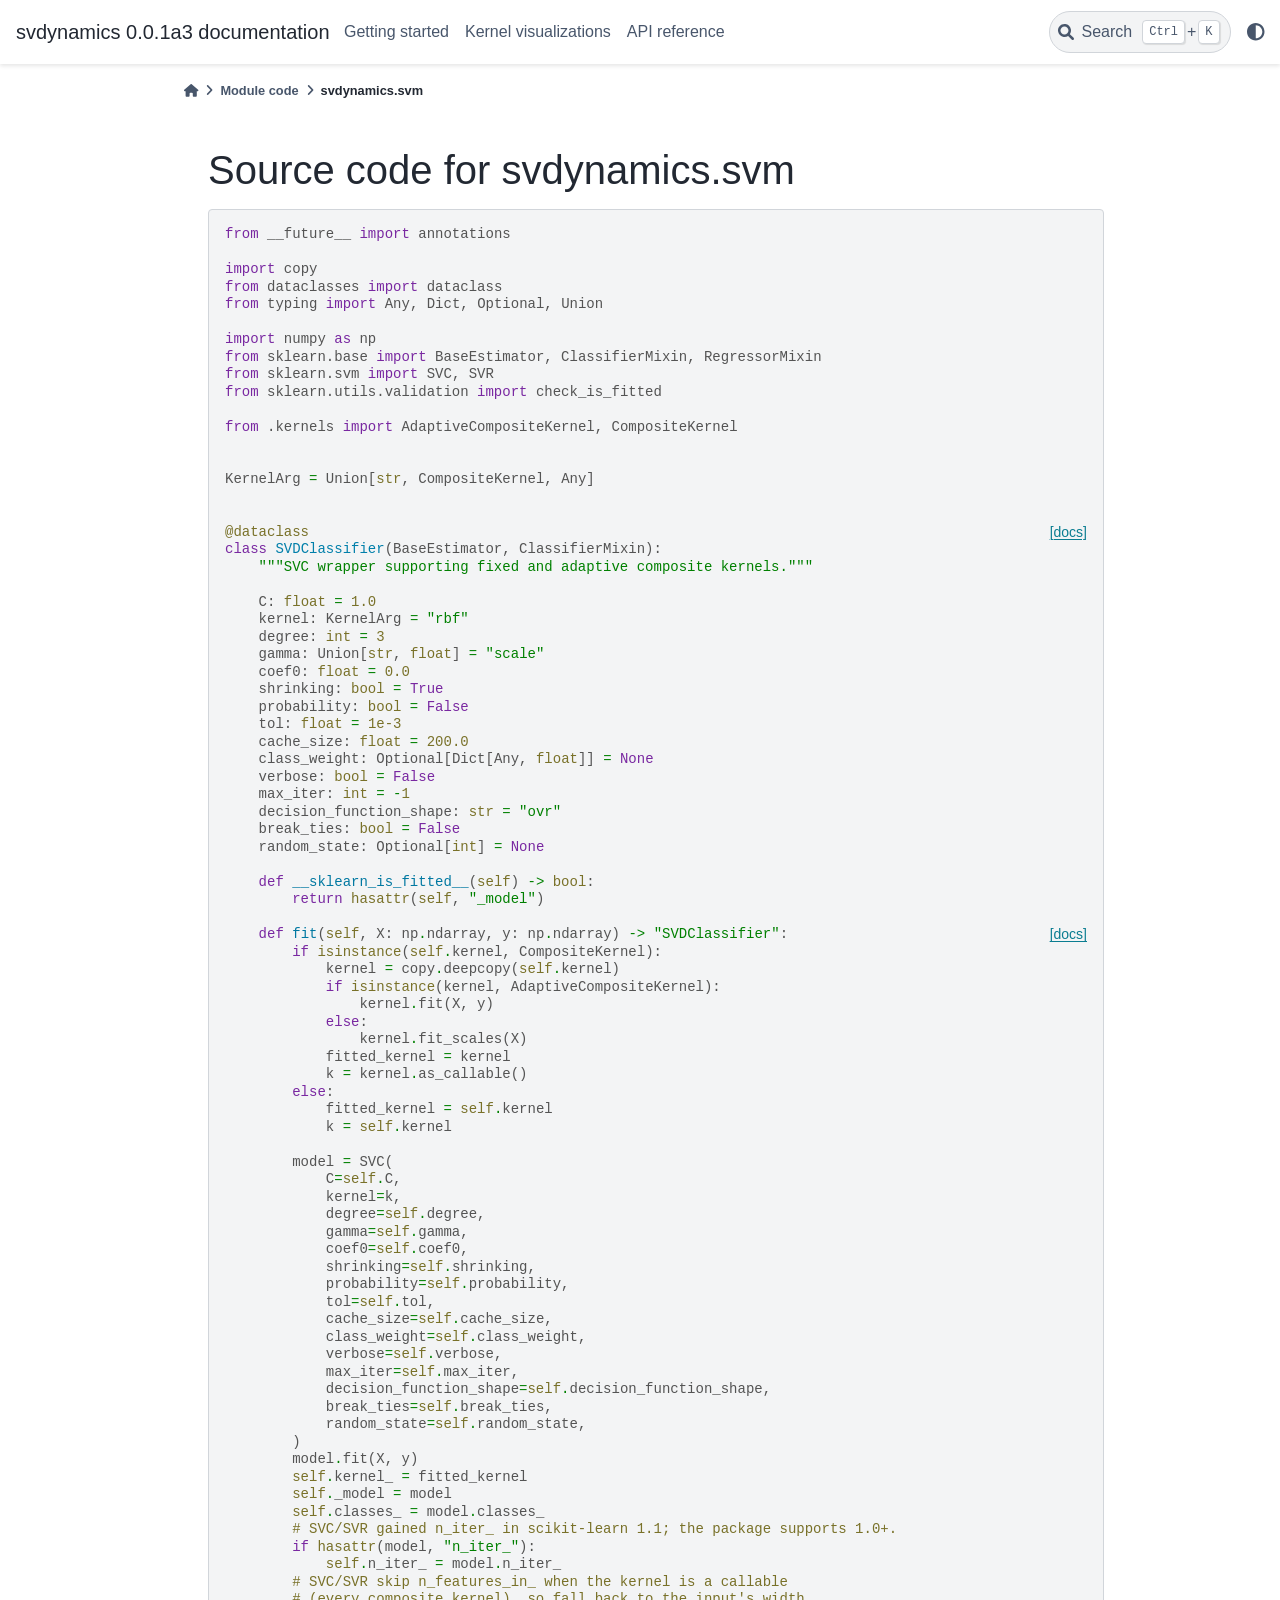
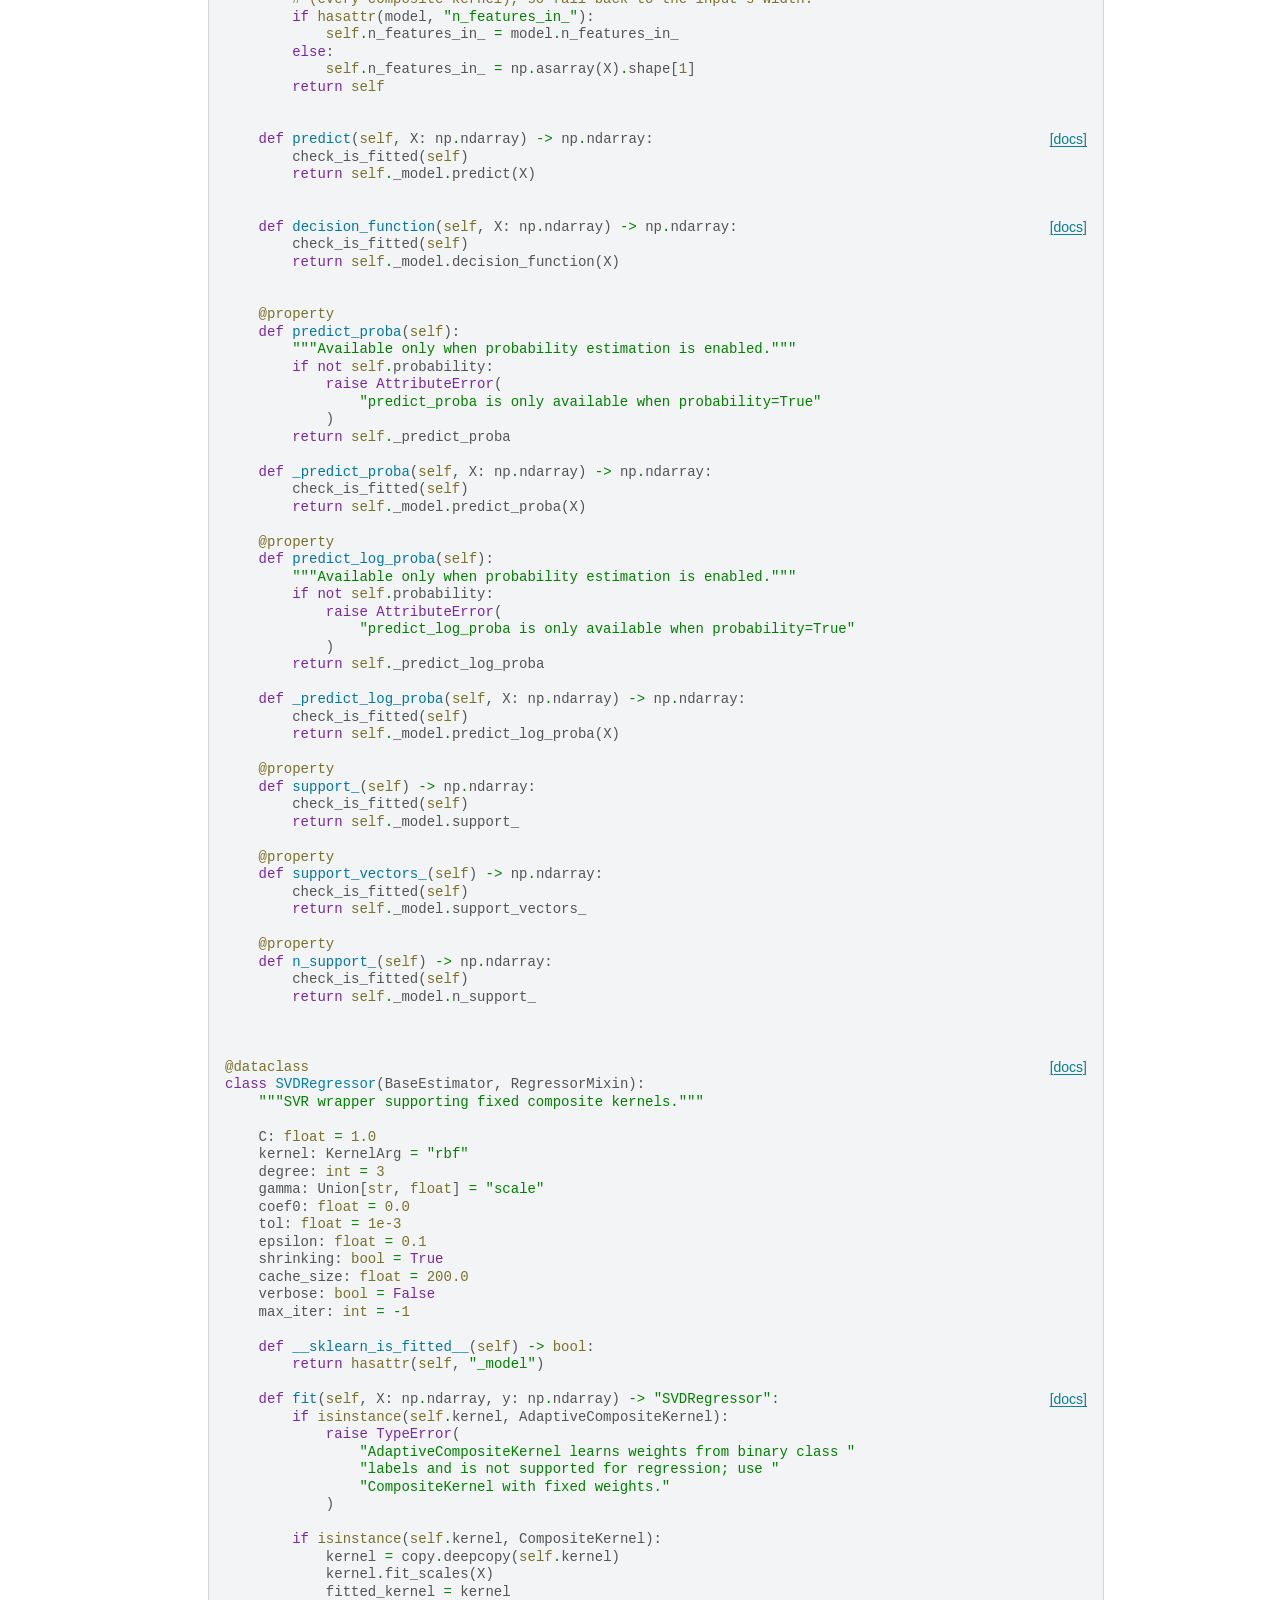
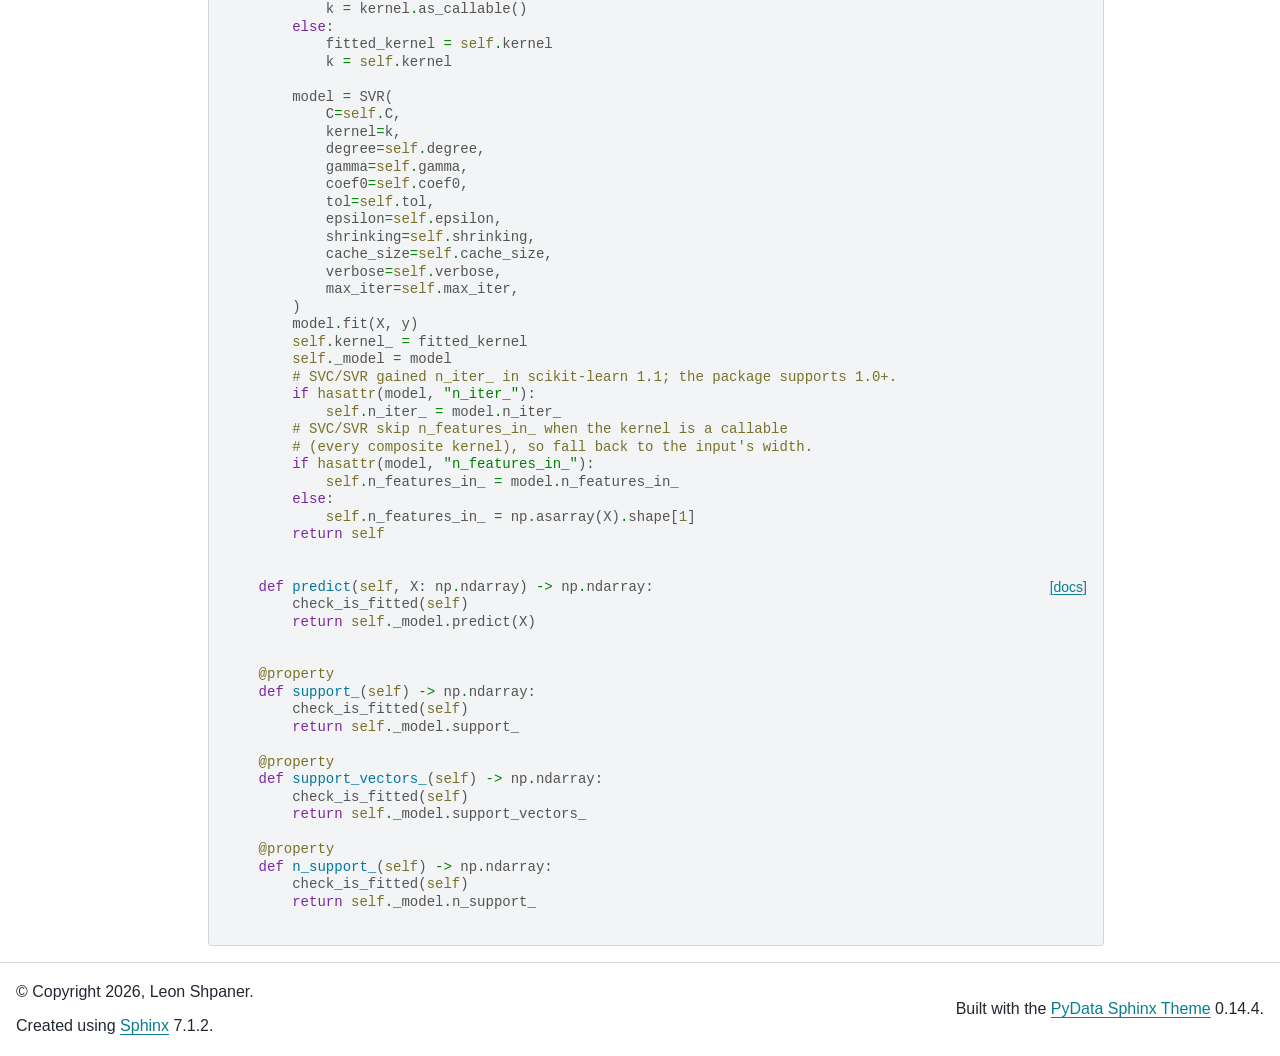
<file: docs/_modules/svdynamics/svm.html>
<!DOCTYPE html>


<html lang="en" data-content_root="" >

  <head>
    <meta charset="utf-8" />
    <meta name="viewport" content="width=device-width, initial-scale=1.0" />
    <title>svdynamics.svm &#8212; svdynamics 0.0.1a3 documentation</title>
  
  
  
  <script data-cfasync="false">
    document.documentElement.dataset.mode = localStorage.getItem("mode") || "";
    document.documentElement.dataset.theme = localStorage.getItem("theme") || "light";
  </script>
  
  <!-- Loaded before other Sphinx assets -->
  <link href="../../_static/styles/theme.css?digest=5b4479735964841361fd" rel="stylesheet" />
<link href="../../_static/styles/bootstrap.css?digest=5b4479735964841361fd" rel="stylesheet" />
<link href="../../_static/styles/pydata-sphinx-theme.css?digest=5b4479735964841361fd" rel="stylesheet" />

  
  <link href="../../_static/vendor/fontawesome/6.1.2/css/all.min.css?digest=5b4479735964841361fd" rel="stylesheet" />
  <link rel="preload" as="font" type="font/woff2" crossorigin href="../../_static/vendor/fontawesome/6.1.2/webfonts/fa-solid-900.woff2" />
<link rel="preload" as="font" type="font/woff2" crossorigin href="../../_static/vendor/fontawesome/6.1.2/webfonts/fa-brands-400.woff2" />
<link rel="preload" as="font" type="font/woff2" crossorigin href="../../_static/vendor/fontawesome/6.1.2/webfonts/fa-regular-400.woff2" />

    <link rel="stylesheet" type="text/css" href="../../_static/pygments.css?v=8f2a1f02" />
    <link rel="stylesheet" type="text/css" href="../../_static/copybutton.css?v=76b2166b" />
    <link rel="stylesheet" type="text/css" href="../../_static/custom.css?v=c0d15e7e" />
  
  <!-- Pre-loaded scripts that we'll load fully later -->
  <link rel="preload" as="script" href="../../_static/scripts/bootstrap.js?digest=5b4479735964841361fd" />
<link rel="preload" as="script" href="../../_static/scripts/pydata-sphinx-theme.js?digest=5b4479735964841361fd" />
  <script src="../../_static/vendor/fontawesome/6.1.2/js/all.min.js?digest=5b4479735964841361fd"></script>

    <script data-url_root="../../" id="documentation_options" src="../../_static/documentation_options.js?v=01800c42"></script>
    <script src="../../_static/doctools.js?v=888ff710"></script>
    <script src="../../_static/sphinx_highlight.js?v=4825356b"></script>
    <script src="../../_static/clipboard.min.js?v=a7894cd8"></script>
    <script src="../../_static/copybutton.js?v=f281be69"></script>
    <script>DOCUMENTATION_OPTIONS.pagename = '_modules/svdynamics/svm';</script>
    <link rel="index" title="Index" href="../../genindex.html" />
    <link rel="search" title="Search" href="../../search.html" />
  <meta name="viewport" content="width=device-width, initial-scale=1"/>
  <meta name="docsearch:language" content="en"/>
  </head>
  
  
  <body data-bs-spy="scroll" data-bs-target=".bd-toc-nav" data-offset="180" data-bs-root-margin="0px 0px -60%" data-default-mode="">

  
  
  <a class="skip-link" href="#main-content">Skip to main content</a>
  
  <div id="pst-scroll-pixel-helper"></div>

  
  <button type="button" class="btn rounded-pill" id="pst-back-to-top">
    <i class="fa-solid fa-arrow-up"></i>
    Back to top
  </button>

  
  <input type="checkbox"
          class="sidebar-toggle"
          name="__primary"
          id="__primary"/>
  <label class="overlay overlay-primary" for="__primary"></label>
  
  <input type="checkbox"
          class="sidebar-toggle"
          name="__secondary"
          id="__secondary"/>
  <label class="overlay overlay-secondary" for="__secondary"></label>
  
  <div class="search-button__wrapper">
    <div class="search-button__overlay"></div>
    <div class="search-button__search-container">
<form class="bd-search d-flex align-items-center"
      action="../../search.html"
      method="get">
  <i class="fa-solid fa-magnifying-glass"></i>
  <input type="search"
         class="form-control"
         name="q"
         id="search-input"
         placeholder="Search the docs ..."
         aria-label="Search the docs ..."
         autocomplete="off"
         autocorrect="off"
         autocapitalize="off"
         spellcheck="false"/>
  <span class="search-button__kbd-shortcut"><kbd class="kbd-shortcut__modifier">Ctrl</kbd>+<kbd>K</kbd></span>
</form></div>
  </div>
  
    <nav class="bd-header navbar navbar-expand-lg bd-navbar">
<div class="bd-header__inner bd-page-width">
  <label class="sidebar-toggle primary-toggle" for="__primary">
    <span class="fa-solid fa-bars"></span>
  </label>
  
  
  <div class="col-lg-3 navbar-header-items__start">
    
      <div class="navbar-item">

  

<a class="navbar-brand logo" href="../../index.html">
  
  
  
  
  
  
    <p class="title logo__title">svdynamics 0.0.1a3 documentation</p>
  
</a></div>
    
  </div>
  
  <div class="col-lg-9 navbar-header-items">
    
    <div class="me-auto navbar-header-items__center">
      
        <div class="navbar-item">
<nav class="navbar-nav">
  <p class="sidebar-header-items__title"
     role="heading"
     aria-level="1"
     aria-label="Site Navigation">
    Site Navigation
  </p>
  <ul class="bd-navbar-elements navbar-nav">
    
                    <li class="nav-item">
                      <a class="nav-link nav-internal" href="../../getting_started.html">
                        Getting started
                      </a>
                    </li>
                

                    <li class="nav-item">
                      <a class="nav-link nav-internal" href="../../visualizations.html">
                        Kernel visualizations
                      </a>
                    </li>
                

                    <li class="nav-item">
                      <a class="nav-link nav-internal" href="../../api.html">
                        API reference
                      </a>
                    </li>
                
  </ul>
</nav></div>
      
    </div>
    
    
    <div class="navbar-header-items__end">
      
        <div class="navbar-item navbar-persistent--container">
          

 <script>
 document.write(`
   <button class="btn navbar-btn search-button-field search-button__button" title="Search" aria-label="Search" data-bs-placement="bottom" data-bs-toggle="tooltip">
    <i class="fa-solid fa-magnifying-glass"></i>
    <span class="search-button__default-text">Search</span>
    <span class="search-button__kbd-shortcut"><kbd class="kbd-shortcut__modifier">Ctrl</kbd>+<kbd class="kbd-shortcut__modifier">K</kbd></span>
   </button>
 `);
 </script>
        </div>
      
      
        <div class="navbar-item">

<script>
document.write(`
  <button class="btn btn-sm navbar-btn theme-switch-button" title="light/dark" aria-label="light/dark" data-bs-placement="bottom" data-bs-toggle="tooltip">
    <span class="theme-switch nav-link" data-mode="light"><i class="fa-solid fa-sun fa-lg"></i></span>
    <span class="theme-switch nav-link" data-mode="dark"><i class="fa-solid fa-moon fa-lg"></i></span>
    <span class="theme-switch nav-link" data-mode="auto"><i class="fa-solid fa-circle-half-stroke fa-lg"></i></span>
  </button>
`);
</script></div>
      
    </div>
    
  </div>
  
  
    <div class="navbar-persistent--mobile">

 <script>
 document.write(`
   <button class="btn navbar-btn search-button-field search-button__button" title="Search" aria-label="Search" data-bs-placement="bottom" data-bs-toggle="tooltip">
    <i class="fa-solid fa-magnifying-glass"></i>
    <span class="search-button__default-text">Search</span>
    <span class="search-button__kbd-shortcut"><kbd class="kbd-shortcut__modifier">Ctrl</kbd>+<kbd class="kbd-shortcut__modifier">K</kbd></span>
   </button>
 `);
 </script>
    </div>
  

  
</div>

    </nav>
  
  <div class="bd-container">
    <div class="bd-container__inner bd-page-width">
      
      <div class="bd-sidebar-primary bd-sidebar hide-on-wide">
        

  
  <div class="sidebar-header-items sidebar-primary__section">
    
    
      <div class="sidebar-header-items__center">
        
          <div class="navbar-item">
<nav class="navbar-nav">
  <p class="sidebar-header-items__title"
     role="heading"
     aria-level="1"
     aria-label="Site Navigation">
    Site Navigation
  </p>
  <ul class="bd-navbar-elements navbar-nav">
    
                    <li class="nav-item">
                      <a class="nav-link nav-internal" href="../../getting_started.html">
                        Getting started
                      </a>
                    </li>
                

                    <li class="nav-item">
                      <a class="nav-link nav-internal" href="../../visualizations.html">
                        Kernel visualizations
                      </a>
                    </li>
                

                    <li class="nav-item">
                      <a class="nav-link nav-internal" href="../../api.html">
                        API reference
                      </a>
                    </li>
                
  </ul>
</nav></div>
        
      </div>
    
    
    
      <div class="sidebar-header-items__end">
        
          <div class="navbar-item">

<script>
document.write(`
  <button class="btn btn-sm navbar-btn theme-switch-button" title="light/dark" aria-label="light/dark" data-bs-placement="bottom" data-bs-toggle="tooltip">
    <span class="theme-switch nav-link" data-mode="light"><i class="fa-solid fa-sun fa-lg"></i></span>
    <span class="theme-switch nav-link" data-mode="dark"><i class="fa-solid fa-moon fa-lg"></i></span>
    <span class="theme-switch nav-link" data-mode="auto"><i class="fa-solid fa-circle-half-stroke fa-lg"></i></span>
  </button>
`);
</script></div>
        
      </div>
    
  </div>
  
  
  <div class="sidebar-primary-items__end sidebar-primary__section">
  </div>
  
  <div id="rtd-footer-container"></div>


      </div>
      
      <main id="main-content" class="bd-main">
        
        
          <div class="bd-content">
            <div class="bd-article-container">
              
              <div class="bd-header-article">
<div class="header-article-items header-article__inner">
  
    <div class="header-article-items__start">
      
        <div class="header-article-item">



<nav aria-label="Breadcrumb">
  <ul class="bd-breadcrumbs">
    
    <li class="breadcrumb-item breadcrumb-home">
      <a href="../../index.html" class="nav-link" aria-label="Home">
        <i class="fa-solid fa-home"></i>
      </a>
    </li>
    
    <li class="breadcrumb-item"><a href="../index.html" class="nav-link">Module code</a></li>
    
    <li class="breadcrumb-item active" aria-current="page">svdynamics.svm</li>
  </ul>
</nav>
</div>
      
    </div>
  
  
</div>
</div>
              
              
              
                
<div id="searchbox"></div>
                <article class="bd-article" role="main">
                  
  <h1>Source code for svdynamics.svm</h1><div class="highlight"><pre>
<span></span><span class="kn">from</span><span class="w"> </span><span class="nn">__future__</span><span class="w"> </span><span class="kn">import</span> <span class="n">annotations</span>

<span class="kn">import</span><span class="w"> </span><span class="nn">copy</span>
<span class="kn">from</span><span class="w"> </span><span class="nn">dataclasses</span><span class="w"> </span><span class="kn">import</span> <span class="n">dataclass</span>
<span class="kn">from</span><span class="w"> </span><span class="nn">typing</span><span class="w"> </span><span class="kn">import</span> <span class="n">Any</span><span class="p">,</span> <span class="n">Dict</span><span class="p">,</span> <span class="n">Optional</span><span class="p">,</span> <span class="n">Union</span>

<span class="kn">import</span><span class="w"> </span><span class="nn">numpy</span><span class="w"> </span><span class="k">as</span><span class="w"> </span><span class="nn">np</span>
<span class="kn">from</span><span class="w"> </span><span class="nn">sklearn.base</span><span class="w"> </span><span class="kn">import</span> <span class="n">BaseEstimator</span><span class="p">,</span> <span class="n">ClassifierMixin</span><span class="p">,</span> <span class="n">RegressorMixin</span>
<span class="kn">from</span><span class="w"> </span><span class="nn">sklearn.svm</span><span class="w"> </span><span class="kn">import</span> <span class="n">SVC</span><span class="p">,</span> <span class="n">SVR</span>
<span class="kn">from</span><span class="w"> </span><span class="nn">sklearn.utils.validation</span><span class="w"> </span><span class="kn">import</span> <span class="n">check_is_fitted</span>

<span class="kn">from</span><span class="w"> </span><span class="nn">.kernels</span><span class="w"> </span><span class="kn">import</span> <span class="n">AdaptiveCompositeKernel</span><span class="p">,</span> <span class="n">CompositeKernel</span>


<span class="n">KernelArg</span> <span class="o">=</span> <span class="n">Union</span><span class="p">[</span><span class="nb">str</span><span class="p">,</span> <span class="n">CompositeKernel</span><span class="p">,</span> <span class="n">Any</span><span class="p">]</span>


<div class="viewcode-block" id="SVDClassifier"><a class="viewcode-back" href="../../api.html#svdynamics.SVDClassifier">[docs]</a><span class="nd">@dataclass</span>
<span class="k">class</span><span class="w"> </span><span class="nc">SVDClassifier</span><span class="p">(</span><span class="n">BaseEstimator</span><span class="p">,</span> <span class="n">ClassifierMixin</span><span class="p">):</span>
<span class="w">    </span><span class="sd">&quot;&quot;&quot;SVC wrapper supporting fixed and adaptive composite kernels.&quot;&quot;&quot;</span>

    <span class="n">C</span><span class="p">:</span> <span class="nb">float</span> <span class="o">=</span> <span class="mf">1.0</span>
    <span class="n">kernel</span><span class="p">:</span> <span class="n">KernelArg</span> <span class="o">=</span> <span class="s2">&quot;rbf&quot;</span>
    <span class="n">degree</span><span class="p">:</span> <span class="nb">int</span> <span class="o">=</span> <span class="mi">3</span>
    <span class="n">gamma</span><span class="p">:</span> <span class="n">Union</span><span class="p">[</span><span class="nb">str</span><span class="p">,</span> <span class="nb">float</span><span class="p">]</span> <span class="o">=</span> <span class="s2">&quot;scale&quot;</span>
    <span class="n">coef0</span><span class="p">:</span> <span class="nb">float</span> <span class="o">=</span> <span class="mf">0.0</span>
    <span class="n">shrinking</span><span class="p">:</span> <span class="nb">bool</span> <span class="o">=</span> <span class="kc">True</span>
    <span class="n">probability</span><span class="p">:</span> <span class="nb">bool</span> <span class="o">=</span> <span class="kc">False</span>
    <span class="n">tol</span><span class="p">:</span> <span class="nb">float</span> <span class="o">=</span> <span class="mf">1e-3</span>
    <span class="n">cache_size</span><span class="p">:</span> <span class="nb">float</span> <span class="o">=</span> <span class="mf">200.0</span>
    <span class="n">class_weight</span><span class="p">:</span> <span class="n">Optional</span><span class="p">[</span><span class="n">Dict</span><span class="p">[</span><span class="n">Any</span><span class="p">,</span> <span class="nb">float</span><span class="p">]]</span> <span class="o">=</span> <span class="kc">None</span>
    <span class="n">verbose</span><span class="p">:</span> <span class="nb">bool</span> <span class="o">=</span> <span class="kc">False</span>
    <span class="n">max_iter</span><span class="p">:</span> <span class="nb">int</span> <span class="o">=</span> <span class="o">-</span><span class="mi">1</span>
    <span class="n">decision_function_shape</span><span class="p">:</span> <span class="nb">str</span> <span class="o">=</span> <span class="s2">&quot;ovr&quot;</span>
    <span class="n">break_ties</span><span class="p">:</span> <span class="nb">bool</span> <span class="o">=</span> <span class="kc">False</span>
    <span class="n">random_state</span><span class="p">:</span> <span class="n">Optional</span><span class="p">[</span><span class="nb">int</span><span class="p">]</span> <span class="o">=</span> <span class="kc">None</span>

    <span class="k">def</span><span class="w"> </span><span class="nf">__sklearn_is_fitted__</span><span class="p">(</span><span class="bp">self</span><span class="p">)</span> <span class="o">-&gt;</span> <span class="nb">bool</span><span class="p">:</span>
        <span class="k">return</span> <span class="nb">hasattr</span><span class="p">(</span><span class="bp">self</span><span class="p">,</span> <span class="s2">&quot;_model&quot;</span><span class="p">)</span>

<div class="viewcode-block" id="SVDClassifier.fit"><a class="viewcode-back" href="../../api.html#svdynamics.SVDClassifier.fit">[docs]</a>    <span class="k">def</span><span class="w"> </span><span class="nf">fit</span><span class="p">(</span><span class="bp">self</span><span class="p">,</span> <span class="n">X</span><span class="p">:</span> <span class="n">np</span><span class="o">.</span><span class="n">ndarray</span><span class="p">,</span> <span class="n">y</span><span class="p">:</span> <span class="n">np</span><span class="o">.</span><span class="n">ndarray</span><span class="p">)</span> <span class="o">-&gt;</span> <span class="s2">&quot;SVDClassifier&quot;</span><span class="p">:</span>
        <span class="k">if</span> <span class="nb">isinstance</span><span class="p">(</span><span class="bp">self</span><span class="o">.</span><span class="n">kernel</span><span class="p">,</span> <span class="n">CompositeKernel</span><span class="p">):</span>
            <span class="n">kernel</span> <span class="o">=</span> <span class="n">copy</span><span class="o">.</span><span class="n">deepcopy</span><span class="p">(</span><span class="bp">self</span><span class="o">.</span><span class="n">kernel</span><span class="p">)</span>
            <span class="k">if</span> <span class="nb">isinstance</span><span class="p">(</span><span class="n">kernel</span><span class="p">,</span> <span class="n">AdaptiveCompositeKernel</span><span class="p">):</span>
                <span class="n">kernel</span><span class="o">.</span><span class="n">fit</span><span class="p">(</span><span class="n">X</span><span class="p">,</span> <span class="n">y</span><span class="p">)</span>
            <span class="k">else</span><span class="p">:</span>
                <span class="n">kernel</span><span class="o">.</span><span class="n">fit_scales</span><span class="p">(</span><span class="n">X</span><span class="p">)</span>
            <span class="n">fitted_kernel</span> <span class="o">=</span> <span class="n">kernel</span>
            <span class="n">k</span> <span class="o">=</span> <span class="n">kernel</span><span class="o">.</span><span class="n">as_callable</span><span class="p">()</span>
        <span class="k">else</span><span class="p">:</span>
            <span class="n">fitted_kernel</span> <span class="o">=</span> <span class="bp">self</span><span class="o">.</span><span class="n">kernel</span>
            <span class="n">k</span> <span class="o">=</span> <span class="bp">self</span><span class="o">.</span><span class="n">kernel</span>

        <span class="n">model</span> <span class="o">=</span> <span class="n">SVC</span><span class="p">(</span>
            <span class="n">C</span><span class="o">=</span><span class="bp">self</span><span class="o">.</span><span class="n">C</span><span class="p">,</span>
            <span class="n">kernel</span><span class="o">=</span><span class="n">k</span><span class="p">,</span>
            <span class="n">degree</span><span class="o">=</span><span class="bp">self</span><span class="o">.</span><span class="n">degree</span><span class="p">,</span>
            <span class="n">gamma</span><span class="o">=</span><span class="bp">self</span><span class="o">.</span><span class="n">gamma</span><span class="p">,</span>
            <span class="n">coef0</span><span class="o">=</span><span class="bp">self</span><span class="o">.</span><span class="n">coef0</span><span class="p">,</span>
            <span class="n">shrinking</span><span class="o">=</span><span class="bp">self</span><span class="o">.</span><span class="n">shrinking</span><span class="p">,</span>
            <span class="n">probability</span><span class="o">=</span><span class="bp">self</span><span class="o">.</span><span class="n">probability</span><span class="p">,</span>
            <span class="n">tol</span><span class="o">=</span><span class="bp">self</span><span class="o">.</span><span class="n">tol</span><span class="p">,</span>
            <span class="n">cache_size</span><span class="o">=</span><span class="bp">self</span><span class="o">.</span><span class="n">cache_size</span><span class="p">,</span>
            <span class="n">class_weight</span><span class="o">=</span><span class="bp">self</span><span class="o">.</span><span class="n">class_weight</span><span class="p">,</span>
            <span class="n">verbose</span><span class="o">=</span><span class="bp">self</span><span class="o">.</span><span class="n">verbose</span><span class="p">,</span>
            <span class="n">max_iter</span><span class="o">=</span><span class="bp">self</span><span class="o">.</span><span class="n">max_iter</span><span class="p">,</span>
            <span class="n">decision_function_shape</span><span class="o">=</span><span class="bp">self</span><span class="o">.</span><span class="n">decision_function_shape</span><span class="p">,</span>
            <span class="n">break_ties</span><span class="o">=</span><span class="bp">self</span><span class="o">.</span><span class="n">break_ties</span><span class="p">,</span>
            <span class="n">random_state</span><span class="o">=</span><span class="bp">self</span><span class="o">.</span><span class="n">random_state</span><span class="p">,</span>
        <span class="p">)</span>
        <span class="n">model</span><span class="o">.</span><span class="n">fit</span><span class="p">(</span><span class="n">X</span><span class="p">,</span> <span class="n">y</span><span class="p">)</span>
        <span class="bp">self</span><span class="o">.</span><span class="n">kernel_</span> <span class="o">=</span> <span class="n">fitted_kernel</span>
        <span class="bp">self</span><span class="o">.</span><span class="n">_model</span> <span class="o">=</span> <span class="n">model</span>
        <span class="bp">self</span><span class="o">.</span><span class="n">classes_</span> <span class="o">=</span> <span class="n">model</span><span class="o">.</span><span class="n">classes_</span>
        <span class="c1"># SVC/SVR gained n_iter_ in scikit-learn 1.1; the package supports 1.0+.</span>
        <span class="k">if</span> <span class="nb">hasattr</span><span class="p">(</span><span class="n">model</span><span class="p">,</span> <span class="s2">&quot;n_iter_&quot;</span><span class="p">):</span>
            <span class="bp">self</span><span class="o">.</span><span class="n">n_iter_</span> <span class="o">=</span> <span class="n">model</span><span class="o">.</span><span class="n">n_iter_</span>
        <span class="c1"># SVC/SVR skip n_features_in_ when the kernel is a callable</span>
        <span class="c1"># (every composite kernel), so fall back to the input&#39;s width.</span>
        <span class="k">if</span> <span class="nb">hasattr</span><span class="p">(</span><span class="n">model</span><span class="p">,</span> <span class="s2">&quot;n_features_in_&quot;</span><span class="p">):</span>
            <span class="bp">self</span><span class="o">.</span><span class="n">n_features_in_</span> <span class="o">=</span> <span class="n">model</span><span class="o">.</span><span class="n">n_features_in_</span>
        <span class="k">else</span><span class="p">:</span>
            <span class="bp">self</span><span class="o">.</span><span class="n">n_features_in_</span> <span class="o">=</span> <span class="n">np</span><span class="o">.</span><span class="n">asarray</span><span class="p">(</span><span class="n">X</span><span class="p">)</span><span class="o">.</span><span class="n">shape</span><span class="p">[</span><span class="mi">1</span><span class="p">]</span>
        <span class="k">return</span> <span class="bp">self</span></div>

<div class="viewcode-block" id="SVDClassifier.predict"><a class="viewcode-back" href="../../api.html#svdynamics.SVDClassifier.predict">[docs]</a>    <span class="k">def</span><span class="w"> </span><span class="nf">predict</span><span class="p">(</span><span class="bp">self</span><span class="p">,</span> <span class="n">X</span><span class="p">:</span> <span class="n">np</span><span class="o">.</span><span class="n">ndarray</span><span class="p">)</span> <span class="o">-&gt;</span> <span class="n">np</span><span class="o">.</span><span class="n">ndarray</span><span class="p">:</span>
        <span class="n">check_is_fitted</span><span class="p">(</span><span class="bp">self</span><span class="p">)</span>
        <span class="k">return</span> <span class="bp">self</span><span class="o">.</span><span class="n">_model</span><span class="o">.</span><span class="n">predict</span><span class="p">(</span><span class="n">X</span><span class="p">)</span></div>

<div class="viewcode-block" id="SVDClassifier.decision_function"><a class="viewcode-back" href="../../api.html#svdynamics.SVDClassifier.decision_function">[docs]</a>    <span class="k">def</span><span class="w"> </span><span class="nf">decision_function</span><span class="p">(</span><span class="bp">self</span><span class="p">,</span> <span class="n">X</span><span class="p">:</span> <span class="n">np</span><span class="o">.</span><span class="n">ndarray</span><span class="p">)</span> <span class="o">-&gt;</span> <span class="n">np</span><span class="o">.</span><span class="n">ndarray</span><span class="p">:</span>
        <span class="n">check_is_fitted</span><span class="p">(</span><span class="bp">self</span><span class="p">)</span>
        <span class="k">return</span> <span class="bp">self</span><span class="o">.</span><span class="n">_model</span><span class="o">.</span><span class="n">decision_function</span><span class="p">(</span><span class="n">X</span><span class="p">)</span></div>

    <span class="nd">@property</span>
    <span class="k">def</span><span class="w"> </span><span class="nf">predict_proba</span><span class="p">(</span><span class="bp">self</span><span class="p">):</span>
<span class="w">        </span><span class="sd">&quot;&quot;&quot;Available only when probability estimation is enabled.&quot;&quot;&quot;</span>
        <span class="k">if</span> <span class="ow">not</span> <span class="bp">self</span><span class="o">.</span><span class="n">probability</span><span class="p">:</span>
            <span class="k">raise</span> <span class="ne">AttributeError</span><span class="p">(</span>
                <span class="s2">&quot;predict_proba is only available when probability=True&quot;</span>
            <span class="p">)</span>
        <span class="k">return</span> <span class="bp">self</span><span class="o">.</span><span class="n">_predict_proba</span>

    <span class="k">def</span><span class="w"> </span><span class="nf">_predict_proba</span><span class="p">(</span><span class="bp">self</span><span class="p">,</span> <span class="n">X</span><span class="p">:</span> <span class="n">np</span><span class="o">.</span><span class="n">ndarray</span><span class="p">)</span> <span class="o">-&gt;</span> <span class="n">np</span><span class="o">.</span><span class="n">ndarray</span><span class="p">:</span>
        <span class="n">check_is_fitted</span><span class="p">(</span><span class="bp">self</span><span class="p">)</span>
        <span class="k">return</span> <span class="bp">self</span><span class="o">.</span><span class="n">_model</span><span class="o">.</span><span class="n">predict_proba</span><span class="p">(</span><span class="n">X</span><span class="p">)</span>

    <span class="nd">@property</span>
    <span class="k">def</span><span class="w"> </span><span class="nf">predict_log_proba</span><span class="p">(</span><span class="bp">self</span><span class="p">):</span>
<span class="w">        </span><span class="sd">&quot;&quot;&quot;Available only when probability estimation is enabled.&quot;&quot;&quot;</span>
        <span class="k">if</span> <span class="ow">not</span> <span class="bp">self</span><span class="o">.</span><span class="n">probability</span><span class="p">:</span>
            <span class="k">raise</span> <span class="ne">AttributeError</span><span class="p">(</span>
                <span class="s2">&quot;predict_log_proba is only available when probability=True&quot;</span>
            <span class="p">)</span>
        <span class="k">return</span> <span class="bp">self</span><span class="o">.</span><span class="n">_predict_log_proba</span>

    <span class="k">def</span><span class="w"> </span><span class="nf">_predict_log_proba</span><span class="p">(</span><span class="bp">self</span><span class="p">,</span> <span class="n">X</span><span class="p">:</span> <span class="n">np</span><span class="o">.</span><span class="n">ndarray</span><span class="p">)</span> <span class="o">-&gt;</span> <span class="n">np</span><span class="o">.</span><span class="n">ndarray</span><span class="p">:</span>
        <span class="n">check_is_fitted</span><span class="p">(</span><span class="bp">self</span><span class="p">)</span>
        <span class="k">return</span> <span class="bp">self</span><span class="o">.</span><span class="n">_model</span><span class="o">.</span><span class="n">predict_log_proba</span><span class="p">(</span><span class="n">X</span><span class="p">)</span>

    <span class="nd">@property</span>
    <span class="k">def</span><span class="w"> </span><span class="nf">support_</span><span class="p">(</span><span class="bp">self</span><span class="p">)</span> <span class="o">-&gt;</span> <span class="n">np</span><span class="o">.</span><span class="n">ndarray</span><span class="p">:</span>
        <span class="n">check_is_fitted</span><span class="p">(</span><span class="bp">self</span><span class="p">)</span>
        <span class="k">return</span> <span class="bp">self</span><span class="o">.</span><span class="n">_model</span><span class="o">.</span><span class="n">support_</span>

    <span class="nd">@property</span>
    <span class="k">def</span><span class="w"> </span><span class="nf">support_vectors_</span><span class="p">(</span><span class="bp">self</span><span class="p">)</span> <span class="o">-&gt;</span> <span class="n">np</span><span class="o">.</span><span class="n">ndarray</span><span class="p">:</span>
        <span class="n">check_is_fitted</span><span class="p">(</span><span class="bp">self</span><span class="p">)</span>
        <span class="k">return</span> <span class="bp">self</span><span class="o">.</span><span class="n">_model</span><span class="o">.</span><span class="n">support_vectors_</span>

    <span class="nd">@property</span>
    <span class="k">def</span><span class="w"> </span><span class="nf">n_support_</span><span class="p">(</span><span class="bp">self</span><span class="p">)</span> <span class="o">-&gt;</span> <span class="n">np</span><span class="o">.</span><span class="n">ndarray</span><span class="p">:</span>
        <span class="n">check_is_fitted</span><span class="p">(</span><span class="bp">self</span><span class="p">)</span>
        <span class="k">return</span> <span class="bp">self</span><span class="o">.</span><span class="n">_model</span><span class="o">.</span><span class="n">n_support_</span></div>


<div class="viewcode-block" id="SVDRegressor"><a class="viewcode-back" href="../../api.html#svdynamics.SVDRegressor">[docs]</a><span class="nd">@dataclass</span>
<span class="k">class</span><span class="w"> </span><span class="nc">SVDRegressor</span><span class="p">(</span><span class="n">BaseEstimator</span><span class="p">,</span> <span class="n">RegressorMixin</span><span class="p">):</span>
<span class="w">    </span><span class="sd">&quot;&quot;&quot;SVR wrapper supporting fixed composite kernels.&quot;&quot;&quot;</span>

    <span class="n">C</span><span class="p">:</span> <span class="nb">float</span> <span class="o">=</span> <span class="mf">1.0</span>
    <span class="n">kernel</span><span class="p">:</span> <span class="n">KernelArg</span> <span class="o">=</span> <span class="s2">&quot;rbf&quot;</span>
    <span class="n">degree</span><span class="p">:</span> <span class="nb">int</span> <span class="o">=</span> <span class="mi">3</span>
    <span class="n">gamma</span><span class="p">:</span> <span class="n">Union</span><span class="p">[</span><span class="nb">str</span><span class="p">,</span> <span class="nb">float</span><span class="p">]</span> <span class="o">=</span> <span class="s2">&quot;scale&quot;</span>
    <span class="n">coef0</span><span class="p">:</span> <span class="nb">float</span> <span class="o">=</span> <span class="mf">0.0</span>
    <span class="n">tol</span><span class="p">:</span> <span class="nb">float</span> <span class="o">=</span> <span class="mf">1e-3</span>
    <span class="n">epsilon</span><span class="p">:</span> <span class="nb">float</span> <span class="o">=</span> <span class="mf">0.1</span>
    <span class="n">shrinking</span><span class="p">:</span> <span class="nb">bool</span> <span class="o">=</span> <span class="kc">True</span>
    <span class="n">cache_size</span><span class="p">:</span> <span class="nb">float</span> <span class="o">=</span> <span class="mf">200.0</span>
    <span class="n">verbose</span><span class="p">:</span> <span class="nb">bool</span> <span class="o">=</span> <span class="kc">False</span>
    <span class="n">max_iter</span><span class="p">:</span> <span class="nb">int</span> <span class="o">=</span> <span class="o">-</span><span class="mi">1</span>

    <span class="k">def</span><span class="w"> </span><span class="nf">__sklearn_is_fitted__</span><span class="p">(</span><span class="bp">self</span><span class="p">)</span> <span class="o">-&gt;</span> <span class="nb">bool</span><span class="p">:</span>
        <span class="k">return</span> <span class="nb">hasattr</span><span class="p">(</span><span class="bp">self</span><span class="p">,</span> <span class="s2">&quot;_model&quot;</span><span class="p">)</span>

<div class="viewcode-block" id="SVDRegressor.fit"><a class="viewcode-back" href="../../api.html#svdynamics.SVDRegressor.fit">[docs]</a>    <span class="k">def</span><span class="w"> </span><span class="nf">fit</span><span class="p">(</span><span class="bp">self</span><span class="p">,</span> <span class="n">X</span><span class="p">:</span> <span class="n">np</span><span class="o">.</span><span class="n">ndarray</span><span class="p">,</span> <span class="n">y</span><span class="p">:</span> <span class="n">np</span><span class="o">.</span><span class="n">ndarray</span><span class="p">)</span> <span class="o">-&gt;</span> <span class="s2">&quot;SVDRegressor&quot;</span><span class="p">:</span>
        <span class="k">if</span> <span class="nb">isinstance</span><span class="p">(</span><span class="bp">self</span><span class="o">.</span><span class="n">kernel</span><span class="p">,</span> <span class="n">AdaptiveCompositeKernel</span><span class="p">):</span>
            <span class="k">raise</span> <span class="ne">TypeError</span><span class="p">(</span>
                <span class="s2">&quot;AdaptiveCompositeKernel learns weights from binary class &quot;</span>
                <span class="s2">&quot;labels and is not supported for regression; use &quot;</span>
                <span class="s2">&quot;CompositeKernel with fixed weights.&quot;</span>
            <span class="p">)</span>

        <span class="k">if</span> <span class="nb">isinstance</span><span class="p">(</span><span class="bp">self</span><span class="o">.</span><span class="n">kernel</span><span class="p">,</span> <span class="n">CompositeKernel</span><span class="p">):</span>
            <span class="n">kernel</span> <span class="o">=</span> <span class="n">copy</span><span class="o">.</span><span class="n">deepcopy</span><span class="p">(</span><span class="bp">self</span><span class="o">.</span><span class="n">kernel</span><span class="p">)</span>
            <span class="n">kernel</span><span class="o">.</span><span class="n">fit_scales</span><span class="p">(</span><span class="n">X</span><span class="p">)</span>
            <span class="n">fitted_kernel</span> <span class="o">=</span> <span class="n">kernel</span>
            <span class="n">k</span> <span class="o">=</span> <span class="n">kernel</span><span class="o">.</span><span class="n">as_callable</span><span class="p">()</span>
        <span class="k">else</span><span class="p">:</span>
            <span class="n">fitted_kernel</span> <span class="o">=</span> <span class="bp">self</span><span class="o">.</span><span class="n">kernel</span>
            <span class="n">k</span> <span class="o">=</span> <span class="bp">self</span><span class="o">.</span><span class="n">kernel</span>

        <span class="n">model</span> <span class="o">=</span> <span class="n">SVR</span><span class="p">(</span>
            <span class="n">C</span><span class="o">=</span><span class="bp">self</span><span class="o">.</span><span class="n">C</span><span class="p">,</span>
            <span class="n">kernel</span><span class="o">=</span><span class="n">k</span><span class="p">,</span>
            <span class="n">degree</span><span class="o">=</span><span class="bp">self</span><span class="o">.</span><span class="n">degree</span><span class="p">,</span>
            <span class="n">gamma</span><span class="o">=</span><span class="bp">self</span><span class="o">.</span><span class="n">gamma</span><span class="p">,</span>
            <span class="n">coef0</span><span class="o">=</span><span class="bp">self</span><span class="o">.</span><span class="n">coef0</span><span class="p">,</span>
            <span class="n">tol</span><span class="o">=</span><span class="bp">self</span><span class="o">.</span><span class="n">tol</span><span class="p">,</span>
            <span class="n">epsilon</span><span class="o">=</span><span class="bp">self</span><span class="o">.</span><span class="n">epsilon</span><span class="p">,</span>
            <span class="n">shrinking</span><span class="o">=</span><span class="bp">self</span><span class="o">.</span><span class="n">shrinking</span><span class="p">,</span>
            <span class="n">cache_size</span><span class="o">=</span><span class="bp">self</span><span class="o">.</span><span class="n">cache_size</span><span class="p">,</span>
            <span class="n">verbose</span><span class="o">=</span><span class="bp">self</span><span class="o">.</span><span class="n">verbose</span><span class="p">,</span>
            <span class="n">max_iter</span><span class="o">=</span><span class="bp">self</span><span class="o">.</span><span class="n">max_iter</span><span class="p">,</span>
        <span class="p">)</span>
        <span class="n">model</span><span class="o">.</span><span class="n">fit</span><span class="p">(</span><span class="n">X</span><span class="p">,</span> <span class="n">y</span><span class="p">)</span>
        <span class="bp">self</span><span class="o">.</span><span class="n">kernel_</span> <span class="o">=</span> <span class="n">fitted_kernel</span>
        <span class="bp">self</span><span class="o">.</span><span class="n">_model</span> <span class="o">=</span> <span class="n">model</span>
        <span class="c1"># SVC/SVR gained n_iter_ in scikit-learn 1.1; the package supports 1.0+.</span>
        <span class="k">if</span> <span class="nb">hasattr</span><span class="p">(</span><span class="n">model</span><span class="p">,</span> <span class="s2">&quot;n_iter_&quot;</span><span class="p">):</span>
            <span class="bp">self</span><span class="o">.</span><span class="n">n_iter_</span> <span class="o">=</span> <span class="n">model</span><span class="o">.</span><span class="n">n_iter_</span>
        <span class="c1"># SVC/SVR skip n_features_in_ when the kernel is a callable</span>
        <span class="c1"># (every composite kernel), so fall back to the input&#39;s width.</span>
        <span class="k">if</span> <span class="nb">hasattr</span><span class="p">(</span><span class="n">model</span><span class="p">,</span> <span class="s2">&quot;n_features_in_&quot;</span><span class="p">):</span>
            <span class="bp">self</span><span class="o">.</span><span class="n">n_features_in_</span> <span class="o">=</span> <span class="n">model</span><span class="o">.</span><span class="n">n_features_in_</span>
        <span class="k">else</span><span class="p">:</span>
            <span class="bp">self</span><span class="o">.</span><span class="n">n_features_in_</span> <span class="o">=</span> <span class="n">np</span><span class="o">.</span><span class="n">asarray</span><span class="p">(</span><span class="n">X</span><span class="p">)</span><span class="o">.</span><span class="n">shape</span><span class="p">[</span><span class="mi">1</span><span class="p">]</span>
        <span class="k">return</span> <span class="bp">self</span></div>

<div class="viewcode-block" id="SVDRegressor.predict"><a class="viewcode-back" href="../../api.html#svdynamics.SVDRegressor.predict">[docs]</a>    <span class="k">def</span><span class="w"> </span><span class="nf">predict</span><span class="p">(</span><span class="bp">self</span><span class="p">,</span> <span class="n">X</span><span class="p">:</span> <span class="n">np</span><span class="o">.</span><span class="n">ndarray</span><span class="p">)</span> <span class="o">-&gt;</span> <span class="n">np</span><span class="o">.</span><span class="n">ndarray</span><span class="p">:</span>
        <span class="n">check_is_fitted</span><span class="p">(</span><span class="bp">self</span><span class="p">)</span>
        <span class="k">return</span> <span class="bp">self</span><span class="o">.</span><span class="n">_model</span><span class="o">.</span><span class="n">predict</span><span class="p">(</span><span class="n">X</span><span class="p">)</span></div>

    <span class="nd">@property</span>
    <span class="k">def</span><span class="w"> </span><span class="nf">support_</span><span class="p">(</span><span class="bp">self</span><span class="p">)</span> <span class="o">-&gt;</span> <span class="n">np</span><span class="o">.</span><span class="n">ndarray</span><span class="p">:</span>
        <span class="n">check_is_fitted</span><span class="p">(</span><span class="bp">self</span><span class="p">)</span>
        <span class="k">return</span> <span class="bp">self</span><span class="o">.</span><span class="n">_model</span><span class="o">.</span><span class="n">support_</span>

    <span class="nd">@property</span>
    <span class="k">def</span><span class="w"> </span><span class="nf">support_vectors_</span><span class="p">(</span><span class="bp">self</span><span class="p">)</span> <span class="o">-&gt;</span> <span class="n">np</span><span class="o">.</span><span class="n">ndarray</span><span class="p">:</span>
        <span class="n">check_is_fitted</span><span class="p">(</span><span class="bp">self</span><span class="p">)</span>
        <span class="k">return</span> <span class="bp">self</span><span class="o">.</span><span class="n">_model</span><span class="o">.</span><span class="n">support_vectors_</span>

    <span class="nd">@property</span>
    <span class="k">def</span><span class="w"> </span><span class="nf">n_support_</span><span class="p">(</span><span class="bp">self</span><span class="p">)</span> <span class="o">-&gt;</span> <span class="n">np</span><span class="o">.</span><span class="n">ndarray</span><span class="p">:</span>
        <span class="n">check_is_fitted</span><span class="p">(</span><span class="bp">self</span><span class="p">)</span>
        <span class="k">return</span> <span class="bp">self</span><span class="o">.</span><span class="n">_model</span><span class="o">.</span><span class="n">n_support_</span></div>
</pre></div>

                </article>
              
              
              
              
              
                <footer class="prev-next-footer">
                  
<div class="prev-next-area">
</div>
                </footer>
              
            </div>
            
            
              
            
          </div>
          <footer class="bd-footer-content">
            
          </footer>
        
      </main>
    </div>
  </div>
  
  <!-- Scripts loaded after <body> so the DOM is not blocked -->
  <script src="../../_static/scripts/bootstrap.js?digest=5b4479735964841361fd"></script>
<script src="../../_static/scripts/pydata-sphinx-theme.js?digest=5b4479735964841361fd"></script>

  <footer class="bd-footer">
<div class="bd-footer__inner bd-page-width">
  
    <div class="footer-items__start">
      
        <div class="footer-item">

  <p class="copyright">
    
      © Copyright 2026, Leon Shpaner.
      <br/>
    
  </p>
</div>
      
        <div class="footer-item">

  <p class="sphinx-version">
    Created using <a href="https://www.sphinx-doc.org/">Sphinx</a> 7.1.2.
    <br/>
  </p>
</div>
      
    </div>
  
  
  
    <div class="footer-items__end">
      
        <div class="footer-item">
<p class="theme-version">
  Built with the <a href="https://pydata-sphinx-theme.readthedocs.io/en/stable/index.html">PyData Sphinx Theme</a> 0.14.4.
</p></div>
      
    </div>
  
</div>

  </footer>
  </body>
</html>
</file>
<file: docs/_static/styles/theme.css>
/* Provided by Sphinx's 'basic' theme, and included in the final set of assets */
@import "../basic.css";
</file>
<file: docs/_static/styles/pydata-sphinx-theme.css>
html{--pst-header-height:4rem;--pst-header-article-height:calc(var(--pst-header-height)*2/3);--pst-sidebar-secondary:17rem;--pst-font-size-base:1rem;--pst-font-size-h1:2.5rem;--pst-font-size-h2:2rem;--pst-font-size-h3:1.75rem;--pst-font-size-h4:1.5rem;--pst-font-size-h5:1.25rem;--pst-font-size-h6:1.1rem;--pst-font-size-milli:0.9rem;--pst-sidebar-font-size:0.9rem;--pst-sidebar-font-size-mobile:1.1rem;--pst-sidebar-header-font-size:1.2rem;--pst-sidebar-header-font-weight:600;--pst-admonition-font-weight-heading:600;--pst-font-weight-caption:300;--pst-font-weight-heading:400;--pst-font-family-base-system:-apple-system,BlinkMacSystemFont,Segoe UI,"Helvetica Neue",Arial,sans-serif,Apple Color Emoji,Segoe UI Emoji,Segoe UI Symbol;--pst-font-family-monospace-system:"SFMono-Regular",Menlo,Consolas,Monaco,Liberation Mono,Lucida Console,monospace;--pst-font-family-base:var(--pst-font-family-base-system);--pst-font-family-heading:var(--pst-font-family-base-system);--pst-font-family-monospace:var(--pst-font-family-monospace-system);--pst-font-size-icon:1.5rem;--pst-icon-check-circle:"";--pst-icon-info-circle:"";--pst-icon-exclamation-triangle:"";--pst-icon-exclamation-circle:"";--pst-icon-times-circle:"";--pst-icon-lightbulb:"";--pst-icon-download:"";--pst-icon-angle-left:"";--pst-icon-angle-right:"";--pst-icon-external-link:"";--pst-icon-search-minus:"";--pst-icon-github:"";--pst-icon-gitlab:"";--pst-icon-share:"";--pst-icon-bell:"";--pst-icon-pencil:"";--pst-breadcrumb-divider:"";--pst-icon-admonition-default:var(--pst-icon-bell);--pst-icon-admonition-note:var(--pst-icon-info-circle);--pst-icon-admonition-attention:var(--pst-icon-exclamation-circle);--pst-icon-admonition-caution:var(--pst-icon-exclamation-triangle);--pst-icon-admonition-warning:var(--pst-icon-exclamation-triangle);--pst-icon-admonition-danger:var(--pst-icon-exclamation-triangle);--pst-icon-admonition-error:var(--pst-icon-times-circle);--pst-icon-admonition-hint:var(--pst-icon-lightbulb);--pst-icon-admonition-tip:var(--pst-icon-lightbulb);--pst-icon-admonition-important:var(--pst-icon-exclamation-circle);--pst-icon-admonition-seealso:var(--pst-icon-share);--pst-icon-admonition-todo:var(--pst-icon-pencil);--pst-icon-versionmodified-default:var(--pst-icon-exclamation-circle);--pst-icon-versionmodified-added:var(--pst-icon-exclamation-circle);--pst-icon-versionmodified-changed:var(--pst-icon-exclamation-circle);--pst-icon-versionmodified-deprecated:var(--pst-icon-exclamation-circle);font-size:var(--pst-font-size-base);scroll-padding-top:calc(var(--pst-header-height) + 1rem)}body{background-color:var(--pst-color-background);color:var(--pst-color-text-base);display:flex;flex-direction:column;font-family:var(--pst-font-family-base);font-weight:400;line-height:1.65;min-height:100vh}body::-webkit-scrollbar-track{background:var(--pst-color-background)}p{color:var(--pst-color-text-base);font-size:1em;margin-bottom:1.15rem}p.rubric{border-bottom:1px solid var(--pst-color-border)}p.centered{text-align:center}a{word-wrap:break-word;color:var(--pst-color-link);text-decoration:underline;text-decoration-thickness:max(1px,.0625rem);text-underline-offset:.1578em}a:hover{text-decoration-skip:none;color:var(--pst-color-link-hover);text-decoration-skip-ink:none;text-decoration-thickness:max(3px,.1875rem,.12em)}a:active,a:visited{color:var(--pst-color-link)}a:visited:hover{color:var(--pst-color-link-hover)}a:focus-visible{outline:2px solid var(--pst-color-accent)}a.headerlink{color:var(--pst-color-secondary);font-size:.8em;margin-left:.2em;opacity:.7;padding:0 4px;text-decoration:none;transition:all .2s ease-out;user-select:none}a.headerlink:hover{opacity:1}a.github:before,a.gitlab:before{color:var(--pst-color-text-muted);font:var(--fa-font-brands);margin-right:.25rem}a.github:before{content:var(--pst-icon-github)}a.gitlab:before{content:var(--pst-icon-gitlab)}.heading-style,h1,h2,h3,h4,h5,h6{font-family:var(--pst-font-family-heading);font-weight:var(--pst-font-weight-heading);line-height:1.15;margin:2.75rem 0 1.05rem}h1{font-size:var(--pst-font-size-h1);margin-top:0}h1,h2{color:var(--pst-heading-color)}h2{font-size:var(--pst-font-size-h2)}h3{font-size:var(--pst-font-size-h3)}h3,h4{color:var(--pst-heading-color)}h4{font-size:var(--pst-font-size-h4)}h5{font-size:var(--pst-font-size-h5)}h5,h6{color:var(--pst-color-text-base)}h6{font-size:var(--pst-font-size-h6)}.text_small,small{font-size:var(--pst-font-size-milli)}hr{border:0;border-top:1px solid var(--pst-color-border)}code,kbd,pre,samp{font-family:var(--pst-font-family-monospace)}kbd{background-color:var(--pst-color-on-background);color:var(--pst-color-text-muted)}kbd:not(.compound){border:1px solid var(--pst-color-border);box-shadow:1px 1px 1px var(--pst-color-shadow);margin:0 .1rem;padding:.1rem .4rem}code{color:var(--pst-color-inline-code)}pre{background-color:var(--pst-color-surface);border:1px solid var(--pst-color-border);border-radius:.25rem;color:var(--pst-color-text-base);line-height:1.2em;margin:1.5em 0;padding:1rem}pre .linenos{opacity:.8;padding-right:10px}#pst-back-to-top{background-color:var(--pst-color-secondary);border:none;color:var(--pst-color-secondary-text);display:none;left:50vw;position:fixed;top:80vh;transform:translate(-50%);z-index:1080}.skip-link{background-color:var(--pst-color-warning);border-bottom:1px solid var(--pst-color-border);color:var(--pst-color-warning-text)!important;left:0;padding:.5rem;position:fixed;right:0;text-align:center;top:0;transform:translateY(-100%);transition:transform .15s ease-in-out;z-index:1055}.skip-link:focus{outline:3px solid #14181e;transform:translateY(0)}.bd-container{display:flex;flex-grow:1;justify-content:center}.bd-container .bd-container__inner{display:flex}.bd-page-width{width:100%}@media(min-width:960px){.bd-page-width{max-width:88rem}}.bd-header-announcement,.bd-header-version-warning{align-items:center;display:flex;justify-content:center;min-height:3rem;padding:.5rem 12.5%;position:relative;text-align:center;width:100%}@media(max-width:959.98px){.bd-header-announcement,.bd-header-version-warning{padding:.5rem 2%}}.bd-header-announcement p,.bd-header-version-warning p{font-weight:700;margin:0}.bd-header-announcement:after,.bd-header-version-warning:after{content:"";height:100%;left:0;position:absolute;top:0;width:100%;z-index:-1}.bd-header-announcement:empty,.bd-header-version-warning:empty{display:none}.bd-header-announcement a,.bd-header-version-warning a{color:var(--pst-color-inline-code-links)}.bd-header-announcement:after{background-color:var(--pst-color-secondary-bg)}.bd-header-version-warning:after{background-color:var(--pst-color-danger-bg)}.bd-main{display:flex;flex-direction:column;flex-grow:1;min-width:0}.bd-main .bd-content{display:flex;height:100%;justify-content:center}.bd-main .bd-content .bd-article-container{display:flex;flex-direction:column;justify-content:start;max-width:60em;overflow-x:auto;padding:1rem;width:100%}@media(min-width:1200px){.bd-main .bd-content .bd-article-container .bd-article{padding-left:2rem;padding-top:1.5rem}}.bd-footer{border-top:1px solid var(--pst-color-border);width:100%}.bd-footer .bd-footer__inner{display:flex;flex-grow:1;margin:auto;padding:1rem}.bd-footer .footer-items__center,.bd-footer .footer-items__end,.bd-footer .footer-items__start{display:flex;flex-direction:column;flex-grow:1;gap:.5rem;justify-content:center}.bd-footer .footer-items__center{text-align:center}.bd-footer .footer-items__end{text-align:end}.bd-footer .footer-item p{margin-bottom:0}.bd-footer-article{margin-top:auto}.bd-footer-article .footer-article-items{display:flex;flex-direction:column}.bd-footer-content .footer-content-items{display:flex;flex-direction:column;margin-top:auto}.bd-header{background:var(--pst-color-on-background)!important;box-shadow:0 .125rem .25rem 0 var(--pst-color-shadow);justify-content:center;max-width:100vw;padding:0;position:sticky;top:0;width:100%;z-index:1030}.bd-header .bd-header__inner{align-items:center;display:flex;height:fit-content;padding-left:1rem;padding-right:1rem}.bd-header .navbar-item{align-items:center;display:flex;height:var(--pst-header-height);max-height:var(--pst-header-height)}.bd-header .navbar-header-items{flex-shrink:1}@media(min-width:960px){.bd-header .navbar-header-items{display:flex;flex-grow:1;padding:0 0 0 .5rem}}.bd-header .navbar-header-items__center,.bd-header .navbar-header-items__end,.bd-header .navbar-header-items__start{align-items:center;display:flex;flex-flow:wrap;row-gap:0}.bd-header .navbar-header-items__center,.bd-header .navbar-header-items__end{column-gap:1rem}.bd-header .navbar-header-items__start{flex-shrink:0;gap:.5rem;margin-right:auto}.bd-header .navbar-header-items__end{justify-content:end}.bd-header .navbar-nav{display:flex}@media(min-width:960px){.bd-header .navbar-nav{align-items:center}}.bd-header .navbar-nav li a.nav-link{color:var(--pst-color-text-muted);text-decoration:none}.bd-header .navbar-nav li a.nav-link:hover{text-decoration-skip:none;color:var(--pst-color-link-hover);text-decoration:underline;text-decoration-skip-ink:none;text-decoration-thickness:max(1px,.0625rem);text-decoration-thickness:max(3px,.1875rem,.12em);text-underline-offset:.1578em}.bd-header .navbar-nav li a.nav-link:focus-visible{outline:2px solid var(--pst-color-accent)}.bd-header .navbar-nav>.current>.nav-link{border-bottom:max(3px,.1875rem,.12em) solid var(--pst-color-primary);color:var(--pst-color-primary);font-weight:600}.bd-header .navbar-nav .dropdown button{border:none;color:var(--pst-color-text-muted);display:unset}.bd-header .navbar-nav .dropdown button:hover{text-decoration-skip:none;color:var(--pst-color-link-hover);text-decoration:underline;text-decoration-skip-ink:none;text-decoration-thickness:max(1px,.0625rem);text-decoration-thickness:max(3px,.1875rem,.12em);text-underline-offset:.1578em}.bd-header .navbar-nav .dropdown button:focus-visible{outline:2px solid var(--pst-color-accent)}.bd-header .navbar-nav .dropdown .dropdown-menu{background-color:var(--pst-color-on-background);border:1px solid var(--pst-color-border);box-shadow:0 0 .3rem .1rem var(--pst-color-shadow);margin:.5rem 0;min-width:20rem;padding:.5rem 0;z-index:1070}.bd-header .navbar-nav .dropdown .dropdown-menu .dropdown-item{padding:.25rem 1.5rem}.bd-header .navbar-nav .dropdown .dropdown-menu .dropdown-item:focus:not(:hover):not(:active){background-color:inherit}.bd-header .navbar-nav .dropdown .dropdown-menu:not(.show){display:none}@media(min-width:960px){.navbar-center-items .navbar-item{display:inline-block}}.nav-link{transition:none}.nav-link:hover{text-decoration-skip:none;color:var(--pst-color-link-hover);text-decoration:underline;text-decoration-skip-ink:none;text-decoration-thickness:max(1px,.0625rem);text-decoration-thickness:max(3px,.1875rem,.12em);text-underline-offset:.1578em}.nav-link.nav-external:after{content:var(--pst-icon-external-link);font:var(--fa-font-solid);font-size:.75em;margin-left:.3em}.bd-navbar-elements li.nav-item i{font-size:.7rem;padding-left:2px;vertical-align:middle}.bd-header label.sidebar-toggle{align-items:center;color:var(--pst-color-muted);cursor:pointer;display:flex;font-size:var(--pst-font-size-icon);margin-bottom:0;padding-bottom:.25rem}.bd-header label.primary-toggle{margin-right:1rem}@media(min-width:960px){.bd-header label.primary-toggle{display:none}}.bd-header label.secondary-toggle{margin-left:1rem}@media(min-width:1200px){.bd-header label.secondary-toggle{display:none}}.bd-header label:hover{box-shadow:0 max(3px,.1875rem,.12em) 0 var(--pst-color-link-hover);color:var(--pst-color-link-hover)}.bd-header label:focus-visible{outline:2px solid var(--pst-color-accent)}.bd-header .navbar-header-items{display:none}@media(min-width:960px){.bd-header .navbar-header-items{display:inherit}}.navbar-persistent--mobile{margin-left:auto}@media(min-width:960px){.navbar-persistent--mobile{display:none}}.navbar-persistent--container{display:none}@media(min-width:960px){.navbar-persistent--container{display:flex}}.header-article__inner{display:flex;padding:0 .5rem}.header-article__inner .header-article-item{height:var(--pst-header-article-height);min-height:var(--pst-header-article-height)}.header-article__inner .header-article-items__end,.header-article__inner .header-article-items__start{align-items:start;display:flex;gap:.5rem}.header-article__inner .header-article-items__end{margin-left:auto}.bd-sidebar-primary{background-color:var(--pst-color-background);border-right:1px solid var(--pst-color-border);display:flex;flex:0 0 auto;flex-direction:column;font-size:var(--pst-sidebar-font-size-mobile);gap:1rem;max-height:calc(100vh - var(--pst-header-height));overflow-y:auto;padding:2rem 1rem 1rem;position:sticky;top:var(--pst-header-height);width:25%}@media(min-width:960px){.bd-sidebar-primary{font-size:var(--pst-sidebar-font-size)}}.bd-sidebar-primary .nav-link{font-size:var(--pst-sidebar-font-size-mobile)}.bd-sidebar-primary.no-sidebar{border-right:0}@media(min-width:960px){.bd-sidebar-primary.hide-on-wide{display:none}}.bd-sidebar-primary h1,.bd-sidebar-primary h2,.bd-sidebar-primary h3,.bd-sidebar-primary h4{color:var(--pst-color-text-base)}.bd-sidebar-primary .sidebar-primary-items__end .sidebar-primary-item,.bd-sidebar-primary .sidebar-primary-items__start .sidebar-primary-item{padding:.5rem 0}.bd-sidebar-primary .sidebar-header-items{display:flex;flex-direction:column}.bd-sidebar-primary .sidebar-header-items .sidebar-header-items__title{color:var(--pst-color-text-base);font-size:var(--pst-sidebar-header-font-size);font-weight:var(--pst-sidebar-header-font-weight);margin-bottom:.5rem}.bd-sidebar-primary .sidebar-header-items .nav-item.dropdown button{display:none}.bd-sidebar-primary .sidebar-header-items .nav-item.dropdown .dropdown-menu{background-color:inherit;border:none;display:flex;flex-direction:column;font-size:inherit;margin:0;padding:0}.bd-sidebar-primary .sidebar-header-items .sidebar-header-items__center{display:flex;flex-direction:column}.bd-sidebar-primary .sidebar-header-items .sidebar-header-items__end{align-items:center;display:flex;gap:.5rem}@media(min-width:960px){.bd-sidebar-primary .sidebar-header-items{display:none}}.bd-sidebar-primary .sidebar-primary-items__start{border-top:1px solid var(--pst-color-border)}@media(min-width:960px){.bd-sidebar-primary .sidebar-primary-items__start{border-top:none}}.bd-sidebar-primary .sidebar-primary-items__end{margin-bottom:1em;margin-top:auto}.bd-sidebar-primary .list-caption{list-style:none;padding-left:0}.bd-sidebar-primary li{position:relative}.bd-sidebar-primary li.has-children>.reference{padding-right:30px}.bd-sidebar-primary label.toctree-toggle{align-items:center;cursor:pointer;display:flex;height:30px;justify-content:center;position:absolute;right:0;top:0;width:30px}.bd-sidebar-primary label.toctree-toggle:hover{background:var(--pst-color-surface)}.bd-sidebar-primary label.toctree-toggle i{display:inline-block;font-size:.75rem;text-align:center}.bd-sidebar-primary label.toctree-toggle i:hover{color:var(--pst-color-primary)}.bd-sidebar-primary .label-parts{height:100%;width:100%}.bd-sidebar-primary .label-parts:hover{background:none}.bd-sidebar-primary .label-parts i{position:absolute;right:0;top:.3em;width:30px}nav.bd-links{margin-right:-1rem}@media(min-width:960px){nav.bd-links{display:block}}nav.bd-links ul{list-style:none}nav.bd-links ul ul{padding:0 0 0 1rem}nav.bd-links li>a{box-shadow:none;color:var(--pst-color-text-muted);display:block;padding:.25rem .65rem;text-decoration:none}nav.bd-links li>a:hover{text-decoration-skip:none;background-color:transparent;text-decoration:underline;text-decoration-skip-ink:none;text-decoration-thickness:max(3px,.1875rem,.12em)}nav.bd-links li>a:active,nav.bd-links li>a:hover{color:var(--pst-color-link-hover)}nav.bd-links li>a.reference.external:after{content:var(--pst-icon-external-link);font:var(--fa-font-solid);font-size:.75em;margin-left:.3em}nav.bd-links .current>a{background-color:transparent;box-shadow:inset max(3px,.1875rem,.12em) 0 0 var(--pst-color-primary);color:var(--pst-color-primary);font-weight:600}nav.bd-links p.bd-links__title{font-size:var(--pst-sidebar-header-font-size)}nav.bd-links p.bd-links__title,nav.bd-links p.caption{font-weight:var(--pst-sidebar-header-font-weight);margin-bottom:.5rem}nav.bd-links p.caption{color:var(--pst-color-text-base);font-size:var(--pst-sidebar-font-size-mobile);margin-top:1.25rem;position:relative}nav.bd-links p.caption:first-child{margin-top:0}@media(min-width:960px){nav.bd-links p.caption{font-size:var(--pst-sidebar-font-size)}}.bd-sidebar-secondary{background-color:var(--pst-color-background);display:flex;flex-direction:column;flex-shrink:0;font-size:var(--pst-sidebar-font-size-mobile);max-height:calc(100vh - var(--pst-header-height));order:2;overflow-y:auto;padding:2rem 1rem 1rem;position:sticky;top:var(--pst-header-height);width:var(--pst-sidebar-secondary)}@media(min-width:1200px){.bd-sidebar-secondary{font-size:var(--pst-sidebar-font-size)}}.sidebar-secondary-item{padding:.5rem}@media(min-width:1200px){.sidebar-secondary-item{border-left:1px solid var(--pst-color-border);padding-left:1rem}}.sidebar-secondary-item i{padding-right:.5rem}input.sidebar-toggle{display:none}label.overlay{background-color:#000;height:0;left:0;opacity:.5;position:fixed;top:0;transition:opacity .2s ease-out;width:0;z-index:1050}input#__primary:checked+label.overlay.overlay-primary,input#__secondary:checked+label.overlay.overlay-secondary{height:100vh;width:100vw}input#__primary:checked~.bd-container .bd-sidebar-primary{margin-left:0;visibility:visible}input#__secondary:checked~.bd-container .bd-sidebar-secondary{margin-right:0;visibility:visible}@media(min-width:960px){label.sidebar-toggle.primary-toggle{display:none}input#__primary:checked+label.overlay.overlay-primary{height:0;width:0}.bd-sidebar-primary{margin-left:0;visibility:visible}}@media(max-width:959.98px){.bd-sidebar-primary{flex-grow:.75;height:100vh;left:0;margin-left:-75%;max-height:100vh;max-width:350px;position:fixed;top:0;transition:visibility .2s ease-out,margin .2s ease-out;visibility:hidden;width:75%;z-index:1055}}@media(max-width:1199.98px){.bd-sidebar-secondary{flex-grow:.75;height:100vh;margin-right:-75%;max-height:100vh;max-width:350px;position:fixed;right:0;top:0;transition:visibility .2s ease-out,margin .2s ease-out;visibility:hidden;width:75%;z-index:1055}}ul.bd-breadcrumbs{display:flex;flex-wrap:wrap;font-size:.8rem;list-style:none;padding-left:0}ul.bd-breadcrumbs li.breadcrumb-item{align-items:baseline;display:flex;font-weight:700}ul.bd-breadcrumbs li.breadcrumb-item a{color:var(--pst-color-text-muted);text-decoration:none}ul.bd-breadcrumbs li.breadcrumb-item a:hover{text-decoration-skip:none;color:var(--pst-color-link-hover);text-decoration:underline;text-decoration-skip-ink:none;text-decoration-thickness:max(1px,.0625rem);text-decoration-thickness:max(3px,.1875rem,.12em);text-underline-offset:.1578em}ul.bd-breadcrumbs li.breadcrumb-item a:focus-visible{outline:2px solid var(--pst-color-accent)}ul.bd-breadcrumbs li.breadcrumb-item:not(.breadcrumb-home):before{color:var(--pst-color-text-muted);content:var(--pst-breadcrumb-divider);font:var(--fa-font-solid);font-size:.8rem;padding:0 .5rem}.navbar-icon-links{column-gap:1rem;display:flex;flex-direction:row;flex-wrap:wrap}.navbar-icon-links li.nav-item a.nav-link{padding-left:0;padding-right:0}.navbar-icon-links li.nav-item a.nav-link:hover{box-shadow:0 max(3px,.1875rem,.12em) 0 var(--pst-color-link-hover);color:var(--pst-color-link-hover)}.navbar-icon-links a span{align-items:center;display:flex}.navbar-icon-links i.fa-brands,.navbar-icon-links i.fa-regular,.navbar-icon-links i.fa-solid{font-size:var(--pst-font-size-icon);font-style:normal;vertical-align:middle}.navbar-icon-links i.fa-square-twitter:before{color:#55acee}.navbar-icon-links i.fa-square-gitlab:before{color:#548}.navbar-icon-links i.fa-bitbucket:before{color:#0052cc}.navbar-icon-links img.icon-link-image{border-radius:.2rem;height:1.5em}.navbar-brand{align-items:center;display:flex;flex-shrink:0;gap:.5rem;height:var(--pst-header-height);margin:0;max-height:var(--pst-header-height);padding:.5rem 0;position:relative;width:auto}.navbar-brand p{margin-bottom:0}.navbar-brand img{height:100%;max-width:100%;width:auto}.navbar-brand a{text-decoration:none}.navbar-brand:hover:hover,.navbar-brand:visited:hover:hover{text-decoration-skip:none;color:var(--pst-color-link-hover);text-decoration:underline;text-decoration-skip-ink:none;text-decoration-thickness:max(1px,.0625rem);text-decoration-thickness:max(3px,.1875rem,.12em);text-underline-offset:.1578em}.navbar-nav ul{display:block;list-style:none}.navbar-nav ul ul{padding:0 0 0 1rem}.navbar-nav li{display:flex;flex-direction:column}.navbar-nav li a{align-items:center;color:var(--pst-color-text-muted);display:flex;height:100%;padding-bottom:.25rem;padding-top:.25rem;text-decoration:none}.navbar-nav li a:hover{text-decoration-skip:none;color:var(--pst-color-link-hover);text-decoration:underline;text-decoration-skip-ink:none;text-decoration-thickness:max(1px,.0625rem);text-decoration-thickness:max(3px,.1875rem,.12em);text-underline-offset:.1578em}.navbar-nav li a:focus-visible{outline:2px solid var(--pst-color-accent)}.navbar-nav .toctree-checkbox{display:none;position:absolute}.navbar-nav .toctree-checkbox~ul{display:none}.navbar-nav .toctree-checkbox~label i{transform:rotate(0deg)}.navbar-nav .toctree-checkbox:checked~ul{display:block}.navbar-nav .toctree-checkbox:checked~label i{transform:rotate(180deg)}.bd-header .navbar-nav>p.sidebar-header-items__title{display:none}.page-toc .section-nav{border-bottom:none;padding-left:0}.page-toc .section-nav ul{padding-left:1rem}.page-toc .nav-link{font-size:var(--pst-sidebar-font-size-mobile)}@media(min-width:1200px){.page-toc .nav-link{font-size:var(--pst-sidebar-font-size)}}.page-toc .onthispage{color:var(--pst-color-text-base);font-weight:var(--pst-sidebar-header-font-weight);margin-bottom:.5rem}.prev-next-area{width:100%}.prev-next-area p{line-height:1.3em;margin:0 .3em}.prev-next-area i{font-size:1.2em}.prev-next-area a{align-items:center;border:none;color:var(--pst-color-text-muted);display:flex;max-width:45%;overflow-x:hidden;padding:10px;text-decoration:none}.prev-next-area a p.prev-next-title{word-wrap:break-word;color:var(--pst-color-link);font-size:1.1em;font-weight:var(--pst-admonition-font-weight-heading);text-decoration:underline;text-decoration-thickness:max(1px,.0625rem);text-underline-offset:.1578em}.prev-next-area a p.prev-next-title:hover{text-decoration-skip:none;color:var(--pst-color-link-hover);text-decoration-skip-ink:none;text-decoration-thickness:max(3px,.1875rem,.12em)}.prev-next-area a p.prev-next-title:active,.prev-next-area a p.prev-next-title:visited{color:var(--pst-color-link)}.prev-next-area a p.prev-next-title:visited:hover{color:var(--pst-color-link-hover)}.prev-next-area a p.prev-next-title:focus-visible{outline:2px solid var(--pst-color-accent)}.prev-next-area a:hover p.prev-next-title:hover{text-decoration-skip:none;color:var(--pst-color-link-hover);text-decoration:underline;text-decoration-skip-ink:none;text-decoration-thickness:max(1px,.0625rem);text-decoration-thickness:max(3px,.1875rem,.12em);text-underline-offset:.1578em}.prev-next-area a:visited p.prev-next-title{color:var(--pst-color-link)}.prev-next-area a:visited p.prev-next-title:hover{color:var(--pst-color-link-hover)}.prev-next-area a .prev-next-info{flex-direction:column;margin:0 .5em}.prev-next-area a .prev-next-info .prev-next-subtitle{text-transform:capitalize}.prev-next-area a.left-prev{float:left}.prev-next-area a.right-next{float:right}.prev-next-area a.right-next div.prev-next-info{text-align:right}.bd-search{border:1px solid var(--pst-color-border);border-radius:.25rem;color:var(--pst-color-text-base);gap:.5rem;padding-left:.5rem;position:relative}.bd-search,.bd-search:active{background-color:var(--pst-color-background)}.bd-search:active{color:var(--pst-color-text-muted)}.bd-search .icon{color:var(--pst-color-border);left:25px;position:absolute}.bd-search .fa-solid.fa-magnifying-glass{color:var(--pst-color-text-muted);left:calc(1.25rem - .35em);position:absolute}.bd-search input::placeholder{color:var(--pst-color-text-muted)}.bd-search input::-webkit-search-cancel-button,.bd-search input::-webkit-search-decoration{-webkit-appearance:none;appearance:none}.bd-search .search-button__kbd-shortcut{color:var(--pst-color-border);display:flex;position:absolute;right:.5rem}.form-control{background-color:var(--pst-color-background);color:var(--pst-color-text-base)}.form-control:focus,.form-control:focus-visible{background-color:var(--pst-color-background);border:none;box-shadow:none;color:var(--pst-color-text-muted);outline:3px solid var(--pst-color-accent)}.search-button{align-content:center;align-items:center;border-radius:0;color:var(--pst-color-text-muted);display:flex;padding:0 0 .25rem}.search-button:hover{box-shadow:0 max(3px,.1875rem,.12em) 0 var(--pst-color-link-hover);color:var(--pst-color-link-hover)}.search-button:focus-visible{outline:2px solid var(--pst-color-accent)}.search-button i{font-size:1.3rem}.search-button__overlay,.search-button__search-container{display:none}.search-button__wrapper.show .search-button__search-container{display:flex;left:50%;margin-top:.5rem;max-width:800px;position:fixed;right:1rem;top:30%;transform:translate(-50%,-50%);width:90%;z-index:1055}.search-button__wrapper.show .search-button__overlay{background-color:#000;display:flex;height:100%;left:0;opacity:.5;position:fixed;top:0;width:100%;z-index:1050}.search-button__wrapper.show form.bd-search{flex-grow:1;padding-bottom:0;padding-top:0}.search-button__wrapper.show input,.search-button__wrapper.show svg{font-size:var(--pst-font-size-icon)}.search-button-field{align-items:center;background-color:var(--pst-color-surface);border:1px solid var(--pst-color-border);border-radius:1.5em;color:var(--pst-color-text-muted);display:inline-flex;padding:.5em}.search-button-field:hover{border:2px solid var(--pst-color-link-hover)}.search-button-field:focus-visible{border:2px solid var(--pst-color-accent)}.search-button-field .search-button__default-text{font-size:var(--bs-nav-link-font-size);font-weight:var(--bs-nav-link-font-weight);margin-left:.5em;margin-right:.5em}.search-button-field .kbd-shortcut__modifier{font-size:.75em}.search-button-field>*{align-items:center}.search-button-field>:not(svg){display:none}@media(min-width:960px){.search-button-field>:not(svg){display:flex}}div#searchbox p.highlight-link{box-shadow:0 .2rem .5rem var(--pst-color-shadow),0 0 .0625rem var(--pst-color-shadow)!important;margin:1rem 0;width:fit-content}@media(min-width:1200px){div#searchbox p.highlight-link{margin-left:2rem}}div#searchbox p.highlight-link a{background-color:var(--pst-color-primary);border-radius:.25rem;color:var(--pst-color-primary-text);font-size:1.25rem;padding:.75rem;text-decoration:none;transition:box-shadow .25s ease-out}div#searchbox p.highlight-link a:hover{box-shadow:inset 0 0 50px 50px rgba(0,0,0,.25)}div#searchbox p.highlight-link a:before{color:unset;content:var(--pst-icon-search-minus);font:var(--fa-font-solid);margin-right:.5rem}.theme-switch-button{border-radius:0;color:var(--pst-color-text-muted);margin:0 -.5rem;padding:0}.theme-switch-button:focus-visible{outline:2px solid var(--pst-color-accent)}.theme-switch-button span{display:none;padding:.5em}.theme-switch-button span:hover{box-shadow:0 max(3px,.1875rem,.12em) 0 var(--pst-color-link-hover);color:var(--pst-color-link-hover)}.theme-switch-button span:active{color:var(--pst-color-link-hover);text-decoration:none}html[data-mode=auto] .theme-switch-button span[data-mode=auto],html[data-mode=dark] .theme-switch-button span[data-mode=dark],html[data-mode=light] .theme-switch-button span[data-mode=light]{display:flex}button.btn.version-switcher__button{border-color:var(--pst-color-border);color:var(--pst-color-text-base);margin-bottom:1em}@media(min-width:960px){button.btn.version-switcher__button{margin-bottom:unset}}button.btn.version-switcher__button:hover{text-decoration-skip:none;color:var(--pst-color-link-hover);text-decoration:underline;text-decoration-skip-ink:none;text-decoration-thickness:max(1px,.0625rem);text-decoration-thickness:max(3px,.1875rem,.12em);text-underline-offset:.1578em}button.btn.version-switcher__button:focus-visible{outline:2px solid var(--pst-color-accent)}button.btn.version-switcher__button:active{border-color:var(--pst-color-border);color:var(--pst-color-text-base)}.version-switcher__menu{border-color:var(--pst-color-border);border-radius:var(--bs-dropdown-border-radius)}.version-switcher__menu a.list-group-item{background-color:var(--pst-color-on-background);color:var(--pst-color-text-base);padding:.75rem 1.25rem}.version-switcher__menu a.list-group-item:not(:last-child){border-bottom:1px solid var(--pst-color-border)}.version-switcher__menu a.list-group-item:hover{text-decoration-skip:none;background-color:var(--pst-color-surface);color:var(--pst-color-link-hover);text-decoration:underline;text-decoration-skip-ink:none;text-decoration-thickness:max(1px,.0625rem);text-decoration-thickness:max(3px,.1875rem,.12em);text-underline-offset:.1578em}.version-switcher__menu a.list-group-item.active{box-shadow:inset max(3px,.1875rem,.12em) 0 0 var(--pst-color-primary);color:var(--pst-color-primary);font-weight:600;position:relative;z-index:1}.version-switcher__menu a.list-group-item.active span:before{content:"";height:100%;left:0;position:absolute;top:0;width:100%;z-index:-1}.version-switcher__menu,button.version-switcher__button{font-size:1.1em;z-index:1055}@media(min-width:960px){.version-switcher__menu,button.version-switcher__button{font-size:unset}}nav.page-toc{margin-bottom:1rem}.bd-toc .nav .nav,.list-caption .nav{display:none}.bd-toc .nav .nav.visible,.bd-toc .nav>.active>ul,.list-caption .nav.visible,.list-caption>.active>ul,.toc-entry{display:block}.toc-entry a.nav-link,.toc-entry a>code{color:var(--pst-color-text-muted)}.toc-entry a.nav-link{display:block;margin-left:-1rem;padding:.125rem 0 .125rem 1rem;text-decoration:none}.toc-entry a.nav-link:hover{text-decoration-skip:none;background-color:transparent;text-decoration:underline;text-decoration-skip-ink:none;text-decoration-thickness:max(3px,.1875rem,.12em)}.toc-entry a.nav-link:active,.toc-entry a.nav-link:hover{color:var(--pst-color-link-hover)}.toc-entry a.nav-link.active{background-color:transparent;box-shadow:inset max(3px,.1875rem,.12em) 0 0 var(--pst-color-primary);color:var(--pst-color-primary);font-weight:600}.toc-entry a.nav-link.active:hover{color:var(--pst-color-link-hover)}div.deprecated,div.versionadded,div.versionchanged{background-color:var(--pst-color-on-background);border-left:.2rem solid;border-color:var(--pst-color-info);border-radius:.25rem;box-shadow:0 .2rem .5rem var(--pst-color-shadow),0 0 .0625rem var(--pst-color-shadow)!important;margin:1.5625em auto;overflow:hidden;padding:0 .6rem;page-break-inside:avoid;position:relative;vertical-align:middle}div.deprecated>p,div.versionadded>p,div.versionchanged>p{margin-bottom:.6rem;margin-top:.6rem}div.versionadded{background-color:var(--pst-color-success-bg);border-color:var(--pst-color-success)}div.versionchanged{background-color:var(--pst-color-warning-bg);border-color:var(--pst-color-warning)}div.deprecated{background-color:var(--pst-color-danger-bg);border-color:var(--pst-color-danger)}span.versionmodified{font-weight:600}span.versionmodified:before{color:var(--pst-color-info);content:var(--pst-icon-versionmodified-default);font:var(--fa-font-solid);margin-right:.6rem}span.versionmodified.added:before{color:var(--pst-color-success);content:var(--pst-icon-versionmodified-added)}span.versionmodified.changed:before{color:var(--pst-color-warning);content:var(--pst-icon-versionmodified-changed)}span.versionmodified.deprecated:before{color:var(--pst-color-danger);content:var(--pst-icon-versionmodified-deprecated)}.sidebar-indices-items{border-top:1px solid var(--pst-color-border);display:flex;flex-direction:column}@media(min-width:960px){.sidebar-indices-items{border-top:none}}.sidebar-indices-items .sidebar-indices-items__title{color:var(--pst-color-text-base);font-size:var(--pst-sidebar-header-font-size);font-weight:var(--pst-sidebar-header-font-weight);margin-bottom:.5rem}.sidebar-indices-items ul.indices-link{list-style:none;margin-right:-1rem;padding:0}.sidebar-indices-items ul.indices-link li>a{color:var(--pst-color-text-muted);display:block;padding:.25rem 0}.sidebar-indices-items ul.indices-link li>a:hover{background-color:transparent;color:var(--pst-color-primary);text-decoration:none}.bd-sidebar-primary div#rtd-footer-container{bottom:-1rem;margin:-1rem;position:sticky}.bd-sidebar-primary div#rtd-footer-container .rst-versions.rst-badge{font-family:var(--pst-font-family-base);font-size:.9em;max-width:unset;position:unset}.bd-sidebar-primary div#rtd-footer-container .rst-versions.rst-badge .rst-current-version{align-items:center;background-color:var(--pst-color-background);border-top:1px solid var(--pst-color-border);color:var(--pst-color-success);display:flex;gap:.2rem;height:2.5rem;transition:background-color .2s ease-out}.bd-sidebar-primary div#rtd-footer-container .rst-versions.rst-badge .fa.fa-book{color:var(--pst-color-text-muted);margin-right:auto}.bd-sidebar-primary div#rtd-footer-container .rst-versions.rst-badge .fa.fa-book:after{color:var(--pst-color-text-base);content:"Read The Docs";font-family:var(--pst-font-family-base);font-weight:var(--pst-admonition-font-weight-heading)}.bd-sidebar-primary div#rtd-footer-container .rst-versions.rst-badge .fa.fa-caret-down{color:var(--pst-color-text-muted)}.bd-sidebar-primary div#rtd-footer-container .rst-versions.rst-badge.shift-up .rst-current-version{border-bottom:1px solid var(--pst-color-border)}.bd-sidebar-primary div#rtd-footer-container .rst-other-versions{background-color:var(--pst-color-surface);color:var(--pst-color-text-base)}.bd-sidebar-primary div#rtd-footer-container .rst-other-versions dl dd a{color:var(--pst-color-text-muted)}.bd-sidebar-primary div#rtd-footer-container .rst-other-versions hr{background-color:var(--pst-color-border)}.bd-sidebar-primary div#rtd-footer-container .rst-other-versions small a{color:var(--pst-color-link)}.bd-sidebar-primary div#rtd-footer-container .rst-other-versions input{background-color:var(--pst-color-surface);border:1px solid var(--pst-color-border);padding-left:.5rem}.admonition,div.admonition{background-color:var(--pst-color-on-background);border-left:.2rem solid;border-color:var(--pst-color-info);border-radius:.25rem;box-shadow:0 .2rem .5rem var(--pst-color-shadow),0 0 .0625rem var(--pst-color-shadow)!important;margin:1.5625em auto;overflow:hidden;padding:0 .6rem .8rem;page-break-inside:avoid}.admonition :last-child,div.admonition :last-child{margin-bottom:0}.admonition p.admonition-title~*,div.admonition p.admonition-title~*{margin-left:1.4rem;margin-right:1.4rem}.admonition>ol,.admonition>ul,div.admonition>ol,div.admonition>ul{margin-left:1em}.admonition>.admonition-title,div.admonition>.admonition-title{background-color:var(--pst-color-info-bg);font-weight:var(--pst-admonition-font-weight-heading);margin:0 -.6rem;padding:.4rem .6rem .4rem 2rem;position:relative;z-index:1}.admonition>.admonition-title:before,div.admonition>.admonition-title:before{content:"";height:100%;left:0;pointer-events:none;position:absolute;top:0;width:100%;z-index:-1}.admonition>.admonition-title:after,div.admonition>.admonition-title:after{color:var(--pst-color-info);content:var(--pst-icon-admonition-default);font:var(--fa-font-solid);height:1rem;left:.5rem;line-height:inherit;opacity:1;position:absolute;width:1rem}.admonition>.admonition-title+*,div.admonition>.admonition-title+*{margin-top:.4em}.admonition.attention,div.admonition.attention{border-color:var(--pst-color-attention)}.admonition.attention>.admonition-title,div.admonition.attention>.admonition-title{background-color:var(--pst-color-attention-bg)}.admonition.attention>.admonition-title:after,div.admonition.attention>.admonition-title:after{color:var(--pst-color-attention);content:var(--pst-icon-admonition-attention)}.admonition.caution,div.admonition.caution{border-color:var(--pst-color-warning)}.admonition.caution>.admonition-title,div.admonition.caution>.admonition-title{background-color:var(--pst-color-warning-bg)}.admonition.caution>.admonition-title:after,div.admonition.caution>.admonition-title:after{color:var(--pst-color-warning);content:var(--pst-icon-admonition-caution)}.admonition.warning,div.admonition.warning{border-color:var(--pst-color-warning)}.admonition.warning>.admonition-title,div.admonition.warning>.admonition-title{background-color:var(--pst-color-warning-bg)}.admonition.warning>.admonition-title:after,div.admonition.warning>.admonition-title:after{color:var(--pst-color-warning);content:var(--pst-icon-admonition-warning)}.admonition.danger,div.admonition.danger{border-color:var(--pst-color-danger)}.admonition.danger>.admonition-title,div.admonition.danger>.admonition-title{background-color:var(--pst-color-danger-bg)}.admonition.danger>.admonition-title:after,div.admonition.danger>.admonition-title:after{color:var(--pst-color-danger);content:var(--pst-icon-admonition-danger)}.admonition.error,div.admonition.error{border-color:var(--pst-color-danger)}.admonition.error>.admonition-title,div.admonition.error>.admonition-title{background-color:var(--pst-color-danger-bg)}.admonition.error>.admonition-title:after,div.admonition.error>.admonition-title:after{color:var(--pst-color-danger);content:var(--pst-icon-admonition-error)}.admonition.hint,div.admonition.hint{border-color:var(--pst-color-success)}.admonition.hint>.admonition-title,div.admonition.hint>.admonition-title{background-color:var(--pst-color-success-bg)}.admonition.hint>.admonition-title:after,div.admonition.hint>.admonition-title:after{color:var(--pst-color-success);content:var(--pst-icon-admonition-hint)}.admonition.tip,div.admonition.tip{border-color:var(--pst-color-success)}.admonition.tip>.admonition-title,div.admonition.tip>.admonition-title{background-color:var(--pst-color-success-bg)}.admonition.tip>.admonition-title:after,div.admonition.tip>.admonition-title:after{color:var(--pst-color-success);content:var(--pst-icon-admonition-tip)}.admonition.important,div.admonition.important{border-color:var(--pst-color-attention)}.admonition.important>.admonition-title,div.admonition.important>.admonition-title{background-color:var(--pst-color-attention-bg)}.admonition.important>.admonition-title:after,div.admonition.important>.admonition-title:after{color:var(--pst-color-attention);content:var(--pst-icon-admonition-important)}.admonition.note,div.admonition.note{border-color:var(--pst-color-info)}.admonition.note>.admonition-title,div.admonition.note>.admonition-title{background-color:var(--pst-color-info-bg)}.admonition.note>.admonition-title:after,div.admonition.note>.admonition-title:after{color:var(--pst-color-info);content:var(--pst-icon-admonition-note)}.admonition.seealso,div.admonition.seealso{border-color:var(--pst-color-success)}.admonition.seealso>.admonition-title,div.admonition.seealso>.admonition-title{background-color:var(--pst-color-success-bg)}.admonition.seealso>.admonition-title:after,div.admonition.seealso>.admonition-title:after{color:var(--pst-color-success);content:var(--pst-icon-admonition-seealso)}.admonition.admonition-todo,div.admonition.admonition-todo{border-color:var(--pst-color-secondary)}.admonition.admonition-todo>.admonition-title,div.admonition.admonition-todo>.admonition-title{background-color:var(--pst-color-secondary-bg)}.admonition.admonition-todo>.admonition-title:after,div.admonition.admonition-todo>.admonition-title:after{color:var(--pst-color-secondary);content:var(--pst-icon-admonition-todo)}.admonition.sidebar,div.admonition.sidebar{border-width:0 0 0 .2rem;clear:both;float:right;margin-left:.5rem;margin-top:0;max-width:40%}.admonition.sidebar.attention,.admonition.sidebar.important,div.admonition.sidebar.attention,div.admonition.sidebar.important{border-color:var(--pst-color-attention)}.admonition.sidebar.caution,.admonition.sidebar.warning,div.admonition.sidebar.caution,div.admonition.sidebar.warning{border-color:var(--pst-color-warning)}.admonition.sidebar.danger,.admonition.sidebar.error,div.admonition.sidebar.danger,div.admonition.sidebar.error{border-color:var(--pst-color-danger)}.admonition.sidebar.hint,.admonition.sidebar.seealso,.admonition.sidebar.tip,div.admonition.sidebar.hint,div.admonition.sidebar.seealso,div.admonition.sidebar.tip{border-color:var(--pst-color-success)}.admonition.sidebar.note,.admonition.sidebar.todo,div.admonition.sidebar.note,div.admonition.sidebar.todo{border-color:var(--pst-color-info)}.admonition.sidebar p.admonition-title~*,div.admonition.sidebar p.admonition-title~*{margin-left:0;margin-right:0}aside.topic,div.topic,div.topic.contents,nav.contents{background-color:var(--pst-color-surface);border-color:var(--pst-color-border);border-radius:.25rem;box-shadow:0 .2rem .5rem var(--pst-color-shadow),0 0 .0625rem var(--pst-color-shadow)!important;display:flex;flex-direction:column;padding:1rem 1.25rem}aside.topic .topic-title,div.topic .topic-title,div.topic.contents .topic-title,nav.contents .topic-title{margin:0 0 .5rem}aside.topic p,div.topic p,div.topic.contents p,nav.contents p{color:var(--pst-color-on-surface)!important}aside.topic ul.simple,div.topic ul.simple,div.topic.contents ul.simple,nav.contents ul.simple{padding-left:1rem}aside.topic ul.simple ul,div.topic ul.simple ul,div.topic.contents ul.simple ul,nav.contents ul.simple ul{padding-left:2em}aside.sidebar{background-color:var(--pst-color-surface);border:1px solid var(--pst-color-border);border-radius:.25rem;margin-left:.5rem;padding:0}aside.sidebar>:last-child{padding-bottom:1rem}aside.sidebar p.sidebar-title{border-bottom:1px solid var(--pst-color-border);font-family:var(--pst-font-family-heading);font-weight:var(--pst-admonition-font-weight-heading);margin-bottom:0;padding-bottom:.5rem;padding-top:.5rem;position:relative}aside.sidebar>:not(.sidebar-title):first-child,aside.sidebar>p.sidebar-title+*{margin-top:1rem}aside.sidebar>*{padding-left:1rem;padding-right:1rem}p.rubric{display:flex;flex-direction:column}.seealso dd{margin-bottom:0;margin-top:0}table.field-list{border-collapse:separate;border-spacing:10px;margin-left:1px}table.field-list th.field-name{background-color:var(--pst-color-surface);padding:1px 8px 1px 5px;white-space:nowrap}table.field-list td.field-body p{font-style:italic}table.field-list td.field-body p>strong{font-style:normal}table.field-list td.field-body blockquote{border-left:none;margin:0 0 .3em;padding-left:30px}.table.autosummary td:first-child{white-space:nowrap}.sig{font-family:var(--pst-font-family-monospace)}.sig-inline.c-texpr,.sig-inline.cpp-texpr{font-family:unset}.sig.c .k,.sig.c .kt,.sig.c .m,.sig.c .s,.sig.c .sc,.sig.cpp .k,.sig.cpp .kt,.sig.cpp .m,.sig.cpp .s,.sig.cpp .sc{color:var(--pst-color-text-base)}.sig-name{color:var(--pst-color-inline-code)}.sig-param .default_value,.sig-param .o{color:var(--pst-color-text-muted);font-weight:400}dt:target,span.highlighted{background-color:var(--pst-color-target)}.viewcode-back{font-family:var(--pst-font-family-base)}.viewcode-block:target{background-color:var(--pst-color-target);border-bottom:1px solid var(--pst-color-border);border-top:1px solid var(--pst-color-border);position:relative}dl[class]:not(.option-list):not(.field-list):not(.footnote):not(.glossary):not(.simple){margin-bottom:3rem}dl[class]:not(.option-list):not(.field-list):not(.footnote):not(.glossary):not(.simple) dd{margin-left:2rem}dl[class]:not(.option-list):not(.field-list):not(.footnote):not(.glossary):not(.simple) dd>dl.simple>dt{display:flex}dl[class]:not(.option-list):not(.field-list):not(.footnote):not(.glossary):not(.simple) dl.field-list{display:grid;grid-template-columns:unset}dl[class]:not(.option-list):not(.field-list):not(.footnote):not(.glossary):not(.simple) dt.field-even,dl[class]:not(.option-list):not(.field-list):not(.footnote):not(.glossary):not(.simple) dt.field-odd{background-color:var(--pst-color-surface);margin-bottom:.1rem;margin-top:.2rem}div.highlight,div.literal-block-wrapper,div[class*=highlight-]{border-radius:.25rem;display:flex;flex-direction:column;width:unset}div.literal-block-wrapper{border:1px solid var(--pst-color-border);border-radius:.25rem}div.literal-block-wrapper div.code-block-caption{border-bottom:1px solid var(--pst-color-border);font-size:1rem;font-weight:var(--pst-font-weight-caption);margin:0;padding:.5rem}div.literal-block-wrapper div.code-block-caption a.headerlink{font-size:inherit}div.literal-block-wrapper div[class*=highlight-]{border-radius:0;margin:0}div.literal-block-wrapper div[class*=highlight-] pre{border:none;box-shadow:none}code.literal{background-color:var(--pst-color-surface);border:1px solid var(--pst-color-border);border-radius:.25rem;padding:.1rem .25rem}a>code{color:var(--pst-color-inline-code-links)}html[data-theme=light] .highlight .nf{color:#0078a1!important}span.linenos{opacity:.8!important}figure a.headerlink{font-size:inherit;position:absolute}figure:hover a.headerlink{visibility:visible}figure figcaption{color:var(--pst-color-text-muted);font-family:var(--pst-font-family-heading);font-weight:var(--pst-font-weight-caption);margin-left:auto;margin-right:auto}figure figcaption table.table{margin-left:auto;margin-right:auto;width:fit-content}dt.label>span.brackets:not(:only-child):before{content:"["}dt.label>span.brackets:not(:only-child):after{content:"]"}a.footnote-reference{font-size:small;vertical-align:super}aside.footnote{margin-bottom:.5rem}aside.footnote:last-child{margin-bottom:1rem}aside.footnote span.backrefs,aside.footnote span.label{font-weight:700}aside.footnote:target{background-color:var(--pst-color-target)}div.doctest>div.highlight span.gp,span.linenos,table.highlighttable td.linenos{user-select:none;-webkit-user-select:text;-webkit-user-select:none;-moz-user-select:none;-ms-user-select:none}dd{margin-bottom:10px;margin-left:30px;margin-top:3px}ol,ul{padding-inline-start:2rem}ol li>p:first-child,ul li>p:first-child{margin-bottom:.25rem;margin-top:.25rem}blockquote{background-color:var(--pst-color-surface);border-left:.25em solid var(--pst-color-border);border-radius:.25rem;color:var(--pst-color-text-muted);padding:1em;position:relative}blockquote p{color:var(--pst-color-text-base)}blockquote .line-block{margin:0}blockquote p:last-child{margin-bottom:0}blockquote:before{content:"";height:100%;left:0;pointer-events:none;position:absolute;top:0;width:100%;z-index:-1}span.guilabel{background-color:var(--pst-color-info-bg);border:1px solid var(--pst-color-info);border-radius:4px;color:var(--pst-color-info);font-size:80%;font-weight:700;margin:auto 2px;padding:2.4px 6px;position:relative}span.guilabel:before{content:"";height:100%;left:0;pointer-events:none;position:absolute;top:0;width:100%;z-index:-1}a.reference.download:before{color:var(--pst-color-text-muted);content:var(--pst-icon-download);font:var(--fa-font-solid);font-size:.8em;padding:0 .25em}table{display:table;margin-left:auto;margin-right:auto;overflow:auto}table.table-right{margin-right:0}table.table-left{margin-left:0}table caption{caption-side:top;color:var(--pst-color-text-muted);text-align:center}td.text-align\:left,th.text-align\:left{text-align:left}td.text-align\:right,th.text-align\:right{text-align:right}td.text-align\:center,th.text-align\:center{text-align:center}.table{--bs-table-bg:transparent}.toctree-wrapper p.caption{font-size:1.5em;margin-bottom:0}.toctree-wrapper>ul{padding-left:0}.toctree-wrapper li[class^=toctree-l]{list-style:none;margin-bottom:.2em}.toctree-wrapper li[class^=toctree-l]>a{font-size:1.1em;list-style:none}.toctree-wrapper li[class^=toctree-l]>ul{list-style:none;padding-inline-start:1.5em}.toctree-wrapper .toctree-l1>a{font-size:1.3em}div.topic.contents ul.simple,nav.contents ul.simple{list-style:none;padding-left:0}div.math,span.math{align-items:center;display:flex;max-width:100%;overflow:hidden}span.math{display:inline-flex}div.math{flex-direction:row-reverse;gap:.5em}div.math span.eqno a.headerlink{font-size:1em;position:relative}div.math mjx-container{flex-grow:1;overflow:auto;padding-bottom:.2rem}div.math mjx-container mjx-assistive-mml{height:0}.ablog-sidebar-item h2,.ablog-sidebar-item h3{font-size:var(--pst-sidebar-header-font-size);margin-top:.5rem}.ablog-sidebar-item h2 a,.ablog-sidebar-item h3 a{color:var(--pst-color-text-base)}.ablog-sidebar-item ul{display:flex;flex-direction:column;gap:.5em;list-style:none;margin-bottom:0;overflow-y:hidden;padding-left:0}.ablog-sidebar-item ul.ablog-cloud{flex-direction:row;flex-flow:wrap;gap:.5rem}.ablog-sidebar-item ul.ablog-cloud li{align-items:center;display:flex}.ablog__prev-next{display:flex;font-size:1.2em;padding:1rem 0}.ablog__prev-next>span{display:flex;max-width:45%}.ablog__prev-next>span a{align-items:center;display:flex;gap:1rem;line-height:1.5rem;margin-left:auto}.ablog__prev-next>span a i:before{color:var(--pst-color-text-base)}.ablog__prev-next span.ablog__prev i.fa-arrow-circle-left:before{content:var(--pst-icon-angle-left)}.ablog__prev-next span.ablog__spacer{display:none}.ablog__prev-next span.ablog__next{margin-left:auto;text-align:right}.ablog__prev-next span.ablog__next i.fa-arrow-circle-right:before{content:var(--pst-icon-angle-right)}.ablog__collection,.postlist{padding-left:0}.ablog__collection .ablog-post,.postlist .ablog-post{list-style:none}.ablog__collection .ablog-post .ablog-archive,.postlist .ablog-post .ablog-archive{display:flex;flex-direction:row;flex-wrap:wrap;font-size:.75rem;gap:1rem;list-style:none;padding-left:0}.ablog__collection .ablog-post .ablog-post-title,.postlist .ablog-post .ablog-post-title{font-size:1.25rem;margin-top:0}.ablog__collection .ablog-post .ablog-post-title a,.postlist .ablog-post .ablog-post-title a{font-weight:700}.ablog__collection .ablog-post .ablog-post-expand,.postlist .ablog-post .ablog-post-expand{margin-bottom:.5rem}.docutils.container{margin-left:unset;margin-right:unset;max-width:unset;padding-left:unset;padding-right:unset;width:unset}div.highlight button.copybtn{align-items:center;background-color:unset;background-color:var(--pst-color-surface);border:none;display:flex;justify-content:center}div.highlight button.copybtn:not(.success){color:var(--pst-color-muted)}div.highlight button.copybtn:hover:not(.success){background-color:var(--pst-color-shadow);color:var(--pst-color-text)}div.highlight button.copybtn.o-tooltip--left:after{background-color:var(--pst-color-surface);color:var(--pst-color-text)}#ethical-ad-placement .ethical-footer a,#ethical-ad-placement .ethical-footer a:active,#ethical-ad-placement .ethical-footer a:hover,#ethical-ad-placement .ethical-footer a:visited,#ethical-ad-placement .ethical-sidebar a,#ethical-ad-placement .ethical-sidebar a:active,#ethical-ad-placement .ethical-sidebar a:hover,#ethical-ad-placement .ethical-sidebar a:visited{color:var(--pst-color-text-base)}#ethical-ad-placement .ethical-footer,#ethical-ad-placement .ethical-sidebar{background-color:var(--pst-color-background);border:1px solid var(--pst-color-border);border-radius:5px;color:var(--pst-color-text-base);font-size:14px;line-height:20px}.bd-content div.jupyter_container{background-color:unset;border:none;box-shadow:none}.bd-content div.jupyter_container div.highlight,.bd-content div.jupyter_container div.output{border-radius:.25rem}.bd-content div.jupyter_container div.highlight{background-color:var(--pst-color-surface)}.bd-content div.jupyter_container .cell_input,.bd-content div.jupyter_container .cell_output{border-radius:.25rem}.bd-content div.jupyter_container .cell_input pre,.bd-content div.jupyter_container .cell_output pre{padding:1rem}.xr-wrap[hidden]{display:block!important}:root{--pst-teal-50:#f4fbfc;--pst-teal-100:#e9f6f8;--pst-teal-200:#d0ecf1;--pst-teal-300:#abdde6;--pst-teal-400:#3fb1c5;--pst-teal-500:#0a7d91;--pst-teal-600:#085d6c;--pst-teal-700:#064752;--pst-teal-800:#042c33;--pst-teal-900:#021b1f;--pst-violet-50:#f4eefb;--pst-violet-100:#e0c7ff;--pst-violet-200:#d5b4fd;--pst-violet-300:#b780ff;--pst-violet-400:#9c5ffd;--pst-violet-500:#8045e5;--pst-violet-600:#6432bd;--pst-violet-700:#4b258f;--pst-violet-800:#341a61;--pst-violet-900:#1e0e39;--pst-gray-50:#f9f9fa;--pst-gray-100:#f3f4f5;--pst-gray-200:#e5e7ea;--pst-gray-300:#d1d5da;--pst-gray-400:#9ca4af;--pst-gray-500:#677384;--pst-gray-600:#48566b;--pst-gray-700:#29313d;--pst-gray-800:#222832;--pst-gray-900:#14181e;--pst-pink-50:#fcf8fd;--pst-pink-100:#fcf0fa;--pst-pink-200:#f8dff5;--pst-pink-300:#f3c7ee;--pst-pink-400:#e47fd7;--pst-pink-500:#c132af;--pst-pink-600:#912583;--pst-pink-700:#6e1c64;--pst-pink-800:#46123f;--pst-pink-900:#2b0b27;--pst-foundation-white:#fff;--pst-foundation-black:#14181e}html:not([data-theme]){--pst-color-primary:#0a7d91;--pst-color-primary-bg:#d0ecf1;--pst-color-secondary:#8045e5;--pst-color-secondary-bg:#e0c7ff;--pst-color-accent:#c132af;--pst-color-accent-bg:#f8dff5;--pst-color-info:#276be9;--pst-color-info-bg:#dce7fc;--pst-color-warning:#f66a0a;--pst-color-warning-bg:#f8e3d0;--pst-color-success:#00843f;--pst-color-success-bg:#d6ece1;--pst-color-attention:var(--pst-color-warning);--pst-color-attention-bg:var(--pst-color-warning-bg);--pst-color-danger:#d72d47;--pst-color-danger-bg:#f9e1e4;--pst-color-text-base:#222832;--pst-color-text-muted:#48566b;--pst-color-heading-color:#fff;--pst-color-shadow:rgba(0,0,0,.1);--pst-color-border:#d1d5da;--pst-color-border-muted:rgba(23,23,26,.2);--pst-color-inline-code:#912583;--pst-color-inline-code-links:#085d6c;--pst-color-target:#f3cf95;--pst-color-background:#fff;--pst-color-on-background:#fff;--pst-color-surface:#f3f4f5;--pst-color-on-surface:#222832;--pst-color-link:var(--pst-color-primary);--pst-color-link-hover:var(--pst-color-secondary)}html:not([data-theme]) .only-dark,html:not([data-theme]) .only-dark~figcaption{display:none!important}html[data-theme=light]{--pst-color-primary-bg:#d0ecf1;--pst-color-secondary-bg:#e0c7ff;--pst-color-accent:#c132af;--pst-color-accent-bg:#f8dff5;--pst-color-info-bg:#dce7fc;--pst-color-warning-bg:#f8e3d0;--pst-color-success-bg:#d6ece1;--pst-color-attention:var(--pst-color-warning);--pst-color-attention-bg:var(--pst-color-warning-bg);--pst-color-danger-bg:#f9e1e4;--pst-color-text-base:#222832;--pst-color-text-muted:#48566b;--pst-color-heading-color:#fff;--pst-color-shadow:rgba(0,0,0,.1);--pst-color-border:#d1d5da;--pst-color-border-muted:rgba(23,23,26,.2);--pst-color-inline-code:#912583;--pst-color-inline-code-links:#085d6c;--pst-color-target:#f3cf95;--pst-color-background:#fff;--pst-color-on-background:#fff;--pst-color-surface:#f3f4f5;--pst-color-on-surface:#222832;--pst-color-link:var(--pst-color-primary);--pst-color-link-hover:var(--pst-color-secondary);color-scheme:light}html[data-theme=light] .only-dark,html[data-theme=light] .only-dark~figcaption{display:none!important}html[data-theme=dark]{--pst-color-primary-bg:#042c33;--pst-color-secondary-bg:#341a61;--pst-color-accent:#e47fd7;--pst-color-accent-bg:#46123f;--pst-color-info-bg:#06245d;--pst-color-warning-bg:#652a02;--pst-color-success-bg:#002f17;--pst-color-attention:var(--pst-color-warning);--pst-color-attention-bg:var(--pst-color-warning-bg);--pst-color-danger-bg:#4e111b;--pst-color-text-base:#ced6dd;--pst-color-text-muted:#9ca4af;--pst-color-heading-color:#14181e;--pst-color-shadow:rgba(0,0,0,.2);--pst-color-border:#48566b;--pst-color-border-muted:#29313d;--pst-color-inline-code:#f3c7ee;--pst-color-inline-code-links:#3fb1c5;--pst-color-target:#675c04;--pst-color-background:#14181e;--pst-color-on-background:#222832;--pst-color-surface:#29313d;--pst-color-on-surface:#f3f4f5;--pst-color-link:var(--pst-color-primary);--pst-color-link-hover:var(--pst-color-secondary);color-scheme:dark}html[data-theme=dark] .only-light,html[data-theme=dark] .only-light~figcaption{display:none!important}html[data-theme=dark] img:not(.only-dark):not(.dark-light){filter:brightness(.8) contrast(1.2)}html[data-theme=dark] .bd-content img:not(.only-dark):not(.dark-light){background:#fff;border-radius:.25rem}html[data-theme=dark] .MathJax_SVG *{fill:var(--pst-color-text-base)}.pst-color-primary{color:var(--pst-color-primary)}.pst-color-secondary{color:var(--pst-color-secondary)}.pst-color-accent{color:var(--pst-color-accent)}.pst-color-info{color:var(--pst-color-info)}.pst-color-warning{color:var(--pst-color-warning)}.pst-color-success{color:var(--pst-color-success)}.pst-color-attention{color:var(--pst-color-attention)}.pst-color-danger{color:var(--pst-color-danger)}.pst-color-text-base{color:var(--pst-color-text-base)}.pst-color-text-muted{color:var(--pst-color-text-muted)}.pst-color-heading-color{color:var(--pst-color-heading-color)}.pst-color-shadow{color:var(--pst-color-shadow)}.pst-color-border{color:var(--pst-color-border)}.pst-color-border-muted{color:var(--pst-color-border-muted)}.pst-color-inline-code{color:var(--pst-color-inline-code)}.pst-color-inline-code-links{color:var(--pst-color-inline-code-links)}.pst-color-target{color:var(--pst-color-target)}.pst-color-background{color:var(--pst-color-background)}.pst-color-on-background{color:var(--pst-color-on-background)}.pst-color-surface{color:var(--pst-color-surface)}.pst-color-on-surface{color:var(--pst-color-on-surface)}html[data-theme=light]{--pst-color-primary:#0a7d91;--pst-color-primary-text:#fff;--pst-color-primary-highlight:#053f49;--sd-color-primary:var(--pst-color-primary);--sd-color-primary-text:var(--pst-color-primary-text);--sd-color-primary-highlight:var(--pst-color-primary-highlight);--sd-color-primary-bg:#d0ecf1;--sd-color-primary-bg-text:#14181e;--pst-color-secondary:#8045e5;--pst-color-secondary-text:#fff;--pst-color-secondary-highlight:#591bc2;--sd-color-secondary:var(--pst-color-secondary);--sd-color-secondary-text:var(--pst-color-secondary-text);--sd-color-secondary-highlight:var(--pst-color-secondary-highlight);--sd-color-secondary-bg:#e0c7ff;--sd-color-secondary-bg-text:#14181e;--pst-color-success:#00843f;--pst-color-success-text:#fff;--pst-color-success-highlight:#00381a;--sd-color-success:var(--pst-color-success);--sd-color-success-text:var(--pst-color-success-text);--sd-color-success-highlight:var(--pst-color-success-highlight);--sd-color-success-bg:#d6ece1;--sd-color-success-bg-text:#14181e;--pst-color-info:#276be9;--pst-color-info-text:#fff;--pst-color-info-highlight:#124ab1;--sd-color-info:var(--pst-color-info);--sd-color-info-text:var(--pst-color-info-text);--sd-color-info-highlight:var(--pst-color-info-highlight);--sd-color-info-bg:#dce7fc;--sd-color-info-bg-text:#14181e;--pst-color-warning:#f66a0a;--pst-color-warning-text:#14181e;--pst-color-warning-highlight:#ad4a06;--sd-color-warning:var(--pst-color-warning);--sd-color-warning-text:var(--pst-color-warning-text);--sd-color-warning-highlight:var(--pst-color-warning-highlight);--sd-color-warning-bg:#f8e3d0;--sd-color-warning-bg-text:#14181e;--pst-color-danger:#d72d47;--pst-color-danger-text:#fff;--pst-color-danger-highlight:#9a1d30;--sd-color-danger:var(--pst-color-danger);--sd-color-danger-text:var(--pst-color-danger-text);--sd-color-danger-highlight:var(--pst-color-danger-highlight);--sd-color-danger-bg:#f9e1e4;--sd-color-danger-bg-text:#14181e;--pst-color-light:#f3f4f5;--pst-color-light-text:#14181e;--pst-color-light-highlight:#c9ced2;--sd-color-light:var(--pst-color-light);--sd-color-light-text:var(--pst-color-light-text);--sd-color-light-highlight:var(--pst-color-light-highlight);--sd-color-light-bg:#f7f7f8;--sd-color-light-bg-text:#14181e;--pst-color-muted:#29313d;--pst-color-muted-text:#fff;--pst-color-muted-highlight:#0a0c0f;--sd-color-muted:var(--pst-color-muted);--sd-color-muted-text:var(--pst-color-muted-text);--sd-color-muted-highlight:var(--pst-color-muted-highlight);--sd-color-muted-bg:#5a6c86;--sd-color-muted-bg-text:#fff;--pst-color-dark:#222832;--pst-color-dark-text:#fff;--pst-color-dark-highlight:#030404;--sd-color-dark:var(--pst-color-dark);--sd-color-dark-text:var(--pst-color-dark-text);--sd-color-dark-highlight:var(--pst-color-dark-highlight);--pst-color-black:#14181e;--pst-color-black-text:#fff;--pst-color-black-highlight:#000;--sd-color-black:var(--pst-color-black);--sd-color-black-text:var(--pst-color-black-text);--sd-color-black-highlight:var(--pst-color-black-highlight);--pst-color-white:#fff;--pst-color-white-text:#14181e;--pst-color-white-highlight:#d9d9d9;--sd-color-white:var(--pst-color-white);--sd-color-white-text:var(--pst-color-white-text);--sd-color-white-highlight:var(--pst-color-white-highlight)}html[data-theme=dark]{--pst-color-primary:#3fb1c5;--pst-color-primary-text:#14181e;--pst-color-primary-highlight:#2b7e8d;--sd-color-primary:var(--pst-color-primary);--sd-color-primary-text:var(--pst-color-primary-text);--sd-color-primary-highlight:var(--pst-color-primary-highlight);--sd-color-primary-bg:#042c33;--sd-color-primary-bg-text:#fff;--pst-color-secondary:#9c5ffd;--pst-color-secondary-text:#14181e;--pst-color-secondary-highlight:#6d13fc;--sd-color-secondary:var(--pst-color-secondary);--sd-color-secondary-text:var(--pst-color-secondary-text);--sd-color-secondary-highlight:var(--pst-color-secondary-highlight);--sd-color-secondary-bg:#341a61;--sd-color-secondary-bg-text:#fff;--pst-color-success:#5fb488;--pst-color-success-text:#14181e;--pst-color-success-highlight:#3f8762;--sd-color-success:var(--pst-color-success);--sd-color-success-text:var(--pst-color-success-text);--sd-color-success-highlight:var(--pst-color-success-highlight);--sd-color-success-bg:#002f17;--sd-color-success-bg-text:#fff;--pst-color-info:#79a3f2;--pst-color-info-text:#14181e;--pst-color-info-highlight:#3373eb;--sd-color-info:var(--pst-color-info);--sd-color-info-text:var(--pst-color-info-text);--sd-color-info-highlight:var(--pst-color-info-highlight);--sd-color-info-bg:#06245d;--sd-color-info-bg-text:#fff;--pst-color-warning:#ff9245;--pst-color-warning-text:#14181e;--pst-color-warning-highlight:#f86600;--sd-color-warning:var(--pst-color-warning);--sd-color-warning-text:var(--pst-color-warning-text);--sd-color-warning-highlight:var(--pst-color-warning-highlight);--sd-color-warning-bg:#652a02;--sd-color-warning-bg-text:#fff;--pst-color-danger:#e78894;--pst-color-danger-text:#14181e;--pst-color-danger-highlight:#da485b;--sd-color-danger:var(--pst-color-danger);--sd-color-danger-text:var(--pst-color-danger-text);--sd-color-danger-highlight:var(--pst-color-danger-highlight);--sd-color-danger-bg:#4e111b;--sd-color-danger-bg-text:#fff;--pst-color-light:#f3f4f5;--pst-color-light-text:#14181e;--pst-color-light-highlight:#c9ced2;--sd-color-light:var(--pst-color-light);--sd-color-light-text:var(--pst-color-light-text);--sd-color-light-highlight:var(--pst-color-light-highlight);--sd-color-light-bg:#a3abb2;--sd-color-light-bg-text:#14181e;--pst-color-muted:#f3f4f5;--pst-color-muted-text:#14181e;--pst-color-muted-highlight:#c9ced2;--sd-color-muted:var(--pst-color-muted);--sd-color-muted-text:var(--pst-color-muted-text);--sd-color-muted-highlight:var(--pst-color-muted-highlight);--sd-color-muted-bg:#1d222b;--sd-color-muted-bg-text:#fff;--pst-color-dark:#222832;--pst-color-dark-text:#fff;--pst-color-dark-highlight:#030404;--sd-color-dark:var(--pst-color-dark);--sd-color-dark-text:var(--pst-color-dark-text);--sd-color-dark-highlight:var(--pst-color-dark-highlight);--pst-color-black:#14181e;--pst-color-black-text:#fff;--pst-color-black-highlight:#000;--sd-color-black:var(--pst-color-black);--sd-color-black-text:var(--pst-color-black-text);--sd-color-black-highlight:var(--pst-color-black-highlight);--pst-color-white:#fff;--pst-color-white-text:#14181e;--pst-color-white-highlight:#d9d9d9;--sd-color-white:var(--pst-color-white);--sd-color-white-text:var(--pst-color-white-text);--sd-color-white-highlight:var(--pst-color-white-highlight)}html[data-theme=dark],html[data-theme=light]{--sd-color-card-border:var(--pst-color-border)}html[data-theme=light] .sd-shadow-lg,html[data-theme=light] .sd-shadow-md,html[data-theme=light] .sd-shadow-sm,html[data-theme=light] .sd-shadow-xs{box-shadow:0 .2rem .5rem var(--pst-color-shadow),0 0 .0625rem var(--pst-color-shadow)!important}.bd-content .sd-card{border:1px solid var(--pst-color-border)}.bd-content .sd-card .sd-card-header{background-color:var(--pst-color-panel-background);border-bottom:1px solid var(--pst-color-border)}.bd-content .sd-card .sd-card-footer{border-top:1px solid var(--pst-color-border)}.bd-content .sd-card .sd-card-body,.bd-content .sd-card .sd-card-footer{background-color:var(--pst-color-panel-background)}.bd-content .sd-tab-set>input:checked+label{border-color:transparent transparent var(--pst-color-primary);color:var(--pst-color-primary)}.bd-content .sd-tab-set>input:not(:checked)+label:hover{border-color:var(--pst-color-secondary);color:var(--pst-color-secondary)}.bd-content .sd-tab-set>label{border-top:.125rem solid transparent;color:var(--pst-color-text-muted);padding-top:.5em}html .bd-content .sd-tab-set>label:hover{border-color:var(--pst-color-secondary);color:var(--pst-color-secondary)}details.sd-dropdown{border:0!important;box-shadow:0 .2rem .5rem var(--pst-color-shadow),0 0 .0625rem var(--pst-color-shadow)!important}details.sd-dropdown summary.sd-card-header{border:0!important}details.sd-dropdown summary.sd-card-header+div.sd-summary-content{border:0}details.sd-dropdown summary.sd-card-header{--pst-sd-dropdown-color:var(--pst-gray-500);--pst-sd-dropdown-bg-color:var(--pst-color-surface);align-items:center;background-color:var(--pst-sd-dropdown-bg-color)!important;border-left:.2rem solid var(--pst-sd-dropdown-color)!important;display:flex;font-weight:600;padding-bottom:.5rem;padding-top:.5rem;position:relative}details.sd-dropdown summary.sd-card-header+div.sd-summary-content{--pst-sd-dropdown-color:var(--sd-color-card-border)}details.sd-dropdown summary.sd-card-header.sd-bg-primary,details.sd-dropdown summary.sd-card-header.sd-bg-primary+div.sd-summary-content{--pst-sd-dropdown-color:var(--sd-color-primary);--pst-sd-dropdown-bg-color:var(--sd-color-primary-bg)}details.sd-dropdown summary.sd-card-header.sd-bg-text-primary{color:var(--sd-color-primary-bg-text)!important}details.sd-dropdown summary.sd-card-header.sd-bg-secondary,details.sd-dropdown summary.sd-card-header.sd-bg-secondary+div.sd-summary-content{--pst-sd-dropdown-color:var(--sd-color-secondary);--pst-sd-dropdown-bg-color:var(--sd-color-secondary-bg)}details.sd-dropdown summary.sd-card-header.sd-bg-text-secondary{color:var(--sd-color-secondary-bg-text)!important}details.sd-dropdown summary.sd-card-header.sd-bg-success,details.sd-dropdown summary.sd-card-header.sd-bg-success+div.sd-summary-content{--pst-sd-dropdown-color:var(--sd-color-success);--pst-sd-dropdown-bg-color:var(--sd-color-success-bg)}details.sd-dropdown summary.sd-card-header.sd-bg-text-success{color:var(--sd-color-success-bg-text)!important}details.sd-dropdown summary.sd-card-header.sd-bg-info,details.sd-dropdown summary.sd-card-header.sd-bg-info+div.sd-summary-content{--pst-sd-dropdown-color:var(--sd-color-info);--pst-sd-dropdown-bg-color:var(--sd-color-info-bg)}details.sd-dropdown summary.sd-card-header.sd-bg-text-info{color:var(--sd-color-info-bg-text)!important}details.sd-dropdown summary.sd-card-header.sd-bg-warning,details.sd-dropdown summary.sd-card-header.sd-bg-warning+div.sd-summary-content{--pst-sd-dropdown-color:var(--sd-color-warning);--pst-sd-dropdown-bg-color:var(--sd-color-warning-bg)}details.sd-dropdown summary.sd-card-header.sd-bg-text-warning{color:var(--sd-color-warning-bg-text)!important}details.sd-dropdown summary.sd-card-header.sd-bg-danger,details.sd-dropdown summary.sd-card-header.sd-bg-danger+div.sd-summary-content{--pst-sd-dropdown-color:var(--sd-color-danger);--pst-sd-dropdown-bg-color:var(--sd-color-danger-bg)}details.sd-dropdown summary.sd-card-header.sd-bg-text-danger{color:var(--sd-color-danger-bg-text)!important}details.sd-dropdown summary.sd-card-header.sd-bg-light,details.sd-dropdown summary.sd-card-header.sd-bg-light+div.sd-summary-content{--pst-sd-dropdown-color:var(--sd-color-light);--pst-sd-dropdown-bg-color:var(--sd-color-light-bg)}details.sd-dropdown summary.sd-card-header.sd-bg-text-light{color:var(--sd-color-light-bg-text)!important}details.sd-dropdown summary.sd-card-header.sd-bg-muted,details.sd-dropdown summary.sd-card-header.sd-bg-muted+div.sd-summary-content{--pst-sd-dropdown-color:var(--sd-color-muted);--pst-sd-dropdown-bg-color:var(--sd-color-muted-bg)}details.sd-dropdown summary.sd-card-header.sd-bg-text-muted{color:var(--sd-color-muted-bg-text)!important}details.sd-dropdown summary.sd-card-header.sd-bg-dark,details.sd-dropdown summary.sd-card-header.sd-bg-dark+div.sd-summary-content{--pst-sd-dropdown-color:var(--sd-color-dark);--pst-sd-dropdown-bg-color:var(--sd-color-dark-bg)}details.sd-dropdown summary.sd-card-header.sd-bg-text-dark{color:var(--sd-color-dark-bg-text)!important}details.sd-dropdown summary.sd-card-header.sd-bg-black,details.sd-dropdown summary.sd-card-header.sd-bg-black+div.sd-summary-content{--pst-sd-dropdown-color:var(--sd-color-black);--pst-sd-dropdown-bg-color:var(--sd-color-black-bg)}details.sd-dropdown summary.sd-card-header.sd-bg-text-black{color:var(--sd-color-black-bg-text)!important}details.sd-dropdown summary.sd-card-header.sd-bg-white,details.sd-dropdown summary.sd-card-header.sd-bg-white+div.sd-summary-content{--pst-sd-dropdown-color:var(--sd-color-white);--pst-sd-dropdown-bg-color:var(--sd-color-white-bg)}details.sd-dropdown summary.sd-card-header.sd-bg-text-white{color:var(--sd-color-white-bg-text)!important}details.sd-dropdown summary.sd-card-header:before{content:"";height:100%;left:0;pointer-events:none;position:absolute;top:0;width:100%;z-index:-1}details.sd-dropdown summary.sd-card-header+div.sd-summary-content{background-color:var(--pst-color-on-background);border-bottom-left-radius:calc(.25rem - 1px);border-left:.2rem solid var(--pst-sd-dropdown-color)!important}details.sd-dropdown summary.sd-card-header span.sd-summary-icon{align-items:center;color:var(--pst-sd-dropdown-color)!important;display:inline-flex}details.sd-dropdown summary.sd-card-header span.sd-summary-icon svg{opacity:1}details.sd-dropdown summary.sd-card-header .sd-summary-down,details.sd-dropdown summary.sd-card-header .sd-summary-up{top:.7rem}.bd-content .admonition button.toggle-button{color:inherit}.bd-content details.toggle-details summary{border-left:3px solid var(--pst-color-primary)}html div.rendered_html html .jp-RenderedHTMLCommon table{table-layout:auto}html[data-theme=dark] .bd-content .nboutput .output_area.rendered_html{background-color:var(--pst-color-text-base);border-radius:.25rem;color:var(--pst-color-on-background);padding:.5rem}html[data-theme=dark] .bd-content .nboutput .output_area.stderr{background:var(--pst-color-danger)}div.nblast.container{margin-bottom:1rem}div.cell_output .output{max-width:100%;overflow-x:auto}html[data-theme=dark] .bd-content div.cell_output .text_html,html[data-theme=dark] .bd-content div.cell_output img{background-color:var(--pst-color-text-base);border-radius:.25rem;color:var(--pst-color-on-background);padding:.5rem}.bd-content div.cell_input{display:flex;flex-direction:column;justify-content:stretch}.bd-content div.cell_input,.bd-content div.output{border-radius:.25rem}.bd-content div.output table{table-layout:auto}html[data-theme=dark] .bd-content img.leaflet-tile.leaflet-tile-loaded{border-radius:0;padding:0}.bd-search-container div#search-results>h2{font-size:var(--pst-font-size-icon);margin-top:0}.bd-search-container div#search-results p.search-summary{color:var(--pst-color-text-muted)}.bd-search-container ul.search{list-style:none;margin:0}.bd-search-container ul.search li{background-image:none;border-top:1px solid var(--pst-color-text-muted);margin:1rem 0;padding:1rem 0}.bd-search-container ul.search li>a{font-size:1.2em}.bd-search-container ul.search li div.context,.bd-search-container ul.search li p.context{color:var(--pst-color-text-base);margin:.5em 0 0}.bd-search-container ul.search li div.context a:before,.bd-search-container ul.search li p.context a:before{color:var(--pst-color-text-muted);content:"#";padding-right:.2em}
/*# sourceMappingURL=pydata-sphinx-theme.css.map*/
</file>
<file: docs/_static/pygments.css>
html[data-theme="light"] .highlight pre { line-height: 125%; }
html[data-theme="light"] .highlight td.linenos .normal { color: inherit; background-color: transparent; padding-left: 5px; padding-right: 5px; }
html[data-theme="light"] .highlight span.linenos { color: inherit; background-color: transparent; padding-left: 5px; padding-right: 5px; }
html[data-theme="light"] .highlight td.linenos .special { color: #000000; background-color: #ffffc0; padding-left: 5px; padding-right: 5px; }
html[data-theme="light"] .highlight span.linenos.special { color: #000000; background-color: #ffffc0; padding-left: 5px; padding-right: 5px; }
html[data-theme="light"] .highlight .hll { background-color: #7971292e }
html[data-theme="light"] .highlight { background: #fefefe; color: #545454 }
html[data-theme="light"] .highlight .c { color: #797129 } /* Comment */
html[data-theme="light"] .highlight .err { color: #D91E18 } /* Error */
html[data-theme="light"] .highlight .k { color: #7928A1 } /* Keyword */
html[data-theme="light"] .highlight .l { color: #797129 } /* Literal */
html[data-theme="light"] .highlight .n { color: #545454 } /* Name */
html[data-theme="light"] .highlight .o { color: #008000 } /* Operator */
html[data-theme="light"] .highlight .p { color: #545454 } /* Punctuation */
html[data-theme="light"] .highlight .ch { color: #797129 } /* Comment.Hashbang */
html[data-theme="light"] .highlight .cm { color: #797129 } /* Comment.Multiline */
html[data-theme="light"] .highlight .cp { color: #797129 } /* Comment.Preproc */
html[data-theme="light"] .highlight .cpf { color: #797129 } /* Comment.PreprocFile */
html[data-theme="light"] .highlight .c1 { color: #797129 } /* Comment.Single */
html[data-theme="light"] .highlight .cs { color: #797129 } /* Comment.Special */
html[data-theme="light"] .highlight .gd { color: #007FAA } /* Generic.Deleted */
html[data-theme="light"] .highlight .ge { font-style: italic } /* Generic.Emph */
html[data-theme="light"] .highlight .gh { color: #007FAA } /* Generic.Heading */
html[data-theme="light"] .highlight .gs { font-weight: bold } /* Generic.Strong */
html[data-theme="light"] .highlight .gu { color: #007FAA } /* Generic.Subheading */
html[data-theme="light"] .highlight .kc { color: #7928A1 } /* Keyword.Constant */
html[data-theme="light"] .highlight .kd { color: #7928A1 } /* Keyword.Declaration */
html[data-theme="light"] .highlight .kn { color: #7928A1 } /* Keyword.Namespace */
html[data-theme="light"] .highlight .kp { color: #7928A1 } /* Keyword.Pseudo */
html[data-theme="light"] .highlight .kr { color: #7928A1 } /* Keyword.Reserved */
html[data-theme="light"] .highlight .kt { color: #797129 } /* Keyword.Type */
html[data-theme="light"] .highlight .ld { color: #797129 } /* Literal.Date */
html[data-theme="light"] .highlight .m { color: #797129 } /* Literal.Number */
html[data-theme="light"] .highlight .s { color: #008000 } /* Literal.String */
html[data-theme="light"] .highlight .na { color: #797129 } /* Name.Attribute */
html[data-theme="light"] .highlight .nb { color: #797129 } /* Name.Builtin */
html[data-theme="light"] .highlight .nc { color: #007FAA } /* Name.Class */
html[data-theme="light"] .highlight .no { color: #007FAA } /* Name.Constant */
html[data-theme="light"] .highlight .nd { color: #797129 } /* Name.Decorator */
html[data-theme="light"] .highlight .ni { color: #008000 } /* Name.Entity */
html[data-theme="light"] .highlight .ne { color: #7928A1 } /* Name.Exception */
html[data-theme="light"] .highlight .nf { color: #007FAA } /* Name.Function */
html[data-theme="light"] .highlight .nl { color: #797129 } /* Name.Label */
html[data-theme="light"] .highlight .nn { color: #545454 } /* Name.Namespace */
html[data-theme="light"] .highlight .nx { color: #545454 } /* Name.Other */
html[data-theme="light"] .highlight .py { color: #007FAA } /* Name.Property */
html[data-theme="light"] .highlight .nt { color: #007FAA } /* Name.Tag */
html[data-theme="light"] .highlight .nv { color: #D91E18 } /* Name.Variable */
html[data-theme="light"] .highlight .ow { color: #7928A1 } /* Operator.Word */
html[data-theme="light"] .highlight .pm { color: #545454 } /* Punctuation.Marker */
html[data-theme="light"] .highlight .w { color: #545454 } /* Text.Whitespace */
html[data-theme="light"] .highlight .mb { color: #797129 } /* Literal.Number.Bin */
html[data-theme="light"] .highlight .mf { color: #797129 } /* Literal.Number.Float */
html[data-theme="light"] .highlight .mh { color: #797129 } /* Literal.Number.Hex */
html[data-theme="light"] .highlight .mi { color: #797129 } /* Literal.Number.Integer */
html[data-theme="light"] .highlight .mo { color: #797129 } /* Literal.Number.Oct */
html[data-theme="light"] .highlight .sa { color: #008000 } /* Literal.String.Affix */
html[data-theme="light"] .highlight .sb { color: #008000 } /* Literal.String.Backtick */
html[data-theme="light"] .highlight .sc { color: #008000 } /* Literal.String.Char */
html[data-theme="light"] .highlight .dl { color: #008000 } /* Literal.String.Delimiter */
html[data-theme="light"] .highlight .sd { color: #008000 } /* Literal.String.Doc */
html[data-theme="light"] .highlight .s2 { color: #008000 } /* Literal.String.Double */
html[data-theme="light"] .highlight .se { color: #008000 } /* Literal.String.Escape */
html[data-theme="light"] .highlight .sh { color: #008000 } /* Literal.String.Heredoc */
html[data-theme="light"] .highlight .si { color: #008000 } /* Literal.String.Interpol */
html[data-theme="light"] .highlight .sx { color: #008000 } /* Literal.String.Other */
html[data-theme="light"] .highlight .sr { color: #D91E18 } /* Literal.String.Regex */
html[data-theme="light"] .highlight .s1 { color: #008000 } /* Literal.String.Single */
html[data-theme="light"] .highlight .ss { color: #007FAA } /* Literal.String.Symbol */
html[data-theme="light"] .highlight .bp { color: #797129 } /* Name.Builtin.Pseudo */
html[data-theme="light"] .highlight .fm { color: #007FAA } /* Name.Function.Magic */
html[data-theme="light"] .highlight .vc { color: #D91E18 } /* Name.Variable.Class */
html[data-theme="light"] .highlight .vg { color: #D91E18 } /* Name.Variable.Global */
html[data-theme="light"] .highlight .vi { color: #D91E18 } /* Name.Variable.Instance */
html[data-theme="light"] .highlight .vm { color: #797129 } /* Name.Variable.Magic */
html[data-theme="light"] .highlight .il { color: #797129 } /* Literal.Number.Integer.Long */
html[data-theme="dark"] .highlight pre { line-height: 125%; }
html[data-theme="dark"] .highlight td.linenos .normal { color: inherit; background-color: transparent; padding-left: 5px; padding-right: 5px; }
html[data-theme="dark"] .highlight span.linenos { color: inherit; background-color: transparent; padding-left: 5px; padding-right: 5px; }
html[data-theme="dark"] .highlight td.linenos .special { color: #000000; background-color: #ffffc0; padding-left: 5px; padding-right: 5px; }
html[data-theme="dark"] .highlight span.linenos.special { color: #000000; background-color: #ffffc0; padding-left: 5px; padding-right: 5px; }
html[data-theme="dark"] .highlight .hll { background-color: #ffd9002e }
html[data-theme="dark"] .highlight { background: #2b2b2b; color: #F8F8F2 }
html[data-theme="dark"] .highlight .c { color: #FFD900 } /* Comment */
html[data-theme="dark"] .highlight .err { color: #FFA07A } /* Error */
html[data-theme="dark"] .highlight .k { color: #DCC6E0 } /* Keyword */
html[data-theme="dark"] .highlight .l { color: #FFD900 } /* Literal */
html[data-theme="dark"] .highlight .n { color: #F8F8F2 } /* Name */
html[data-theme="dark"] .highlight .o { color: #ABE338 } /* Operator */
html[data-theme="dark"] .highlight .p { color: #F8F8F2 } /* Punctuation */
html[data-theme="dark"] .highlight .ch { color: #FFD900 } /* Comment.Hashbang */
html[data-theme="dark"] .highlight .cm { color: #FFD900 } /* Comment.Multiline */
html[data-theme="dark"] .highlight .cp { color: #FFD900 } /* Comment.Preproc */
html[data-theme="dark"] .highlight .cpf { color: #FFD900 } /* Comment.PreprocFile */
html[data-theme="dark"] .highlight .c1 { color: #FFD900 } /* Comment.Single */
html[data-theme="dark"] .highlight .cs { color: #FFD900 } /* Comment.Special */
html[data-theme="dark"] .highlight .gd { color: #00E0E0 } /* Generic.Deleted */
html[data-theme="dark"] .highlight .ge { font-style: italic } /* Generic.Emph */
html[data-theme="dark"] .highlight .gh { color: #00E0E0 } /* Generic.Heading */
html[data-theme="dark"] .highlight .gs { font-weight: bold } /* Generic.Strong */
html[data-theme="dark"] .highlight .gu { color: #00E0E0 } /* Generic.Subheading */
html[data-theme="dark"] .highlight .kc { color: #DCC6E0 } /* Keyword.Constant */
html[data-theme="dark"] .highlight .kd { color: #DCC6E0 } /* Keyword.Declaration */
html[data-theme="dark"] .highlight .kn { color: #DCC6E0 } /* Keyword.Namespace */
html[data-theme="dark"] .highlight .kp { color: #DCC6E0 } /* Keyword.Pseudo */
html[data-theme="dark"] .highlight .kr { color: #DCC6E0 } /* Keyword.Reserved */
html[data-theme="dark"] .highlight .kt { color: #FFD900 } /* Keyword.Type */
html[data-theme="dark"] .highlight .ld { color: #FFD900 } /* Literal.Date */
html[data-theme="dark"] .highlight .m { color: #FFD900 } /* Literal.Number */
html[data-theme="dark"] .highlight .s { color: #ABE338 } /* Literal.String */
html[data-theme="dark"] .highlight .na { color: #FFD900 } /* Name.Attribute */
html[data-theme="dark"] .highlight .nb { color: #FFD900 } /* Name.Builtin */
html[data-theme="dark"] .highlight .nc { color: #00E0E0 } /* Name.Class */
html[data-theme="dark"] .highlight .no { color: #00E0E0 } /* Name.Constant */
html[data-theme="dark"] .highlight .nd { color: #FFD900 } /* Name.Decorator */
html[data-theme="dark"] .highlight .ni { color: #ABE338 } /* Name.Entity */
html[data-theme="dark"] .highlight .ne { color: #DCC6E0 } /* Name.Exception */
html[data-theme="dark"] .highlight .nf { color: #00E0E0 } /* Name.Function */
html[data-theme="dark"] .highlight .nl { color: #FFD900 } /* Name.Label */
html[data-theme="dark"] .highlight .nn { color: #F8F8F2 } /* Name.Namespace */
html[data-theme="dark"] .highlight .nx { color: #F8F8F2 } /* Name.Other */
html[data-theme="dark"] .highlight .py { color: #00E0E0 } /* Name.Property */
html[data-theme="dark"] .highlight .nt { color: #00E0E0 } /* Name.Tag */
html[data-theme="dark"] .highlight .nv { color: #FFA07A } /* Name.Variable */
html[data-theme="dark"] .highlight .ow { color: #DCC6E0 } /* Operator.Word */
html[data-theme="dark"] .highlight .pm { color: #F8F8F2 } /* Punctuation.Marker */
html[data-theme="dark"] .highlight .w { color: #F8F8F2 } /* Text.Whitespace */
html[data-theme="dark"] .highlight .mb { color: #FFD900 } /* Literal.Number.Bin */
html[data-theme="dark"] .highlight .mf { color: #FFD900 } /* Literal.Number.Float */
html[data-theme="dark"] .highlight .mh { color: #FFD900 } /* Literal.Number.Hex */
html[data-theme="dark"] .highlight .mi { color: #FFD900 } /* Literal.Number.Integer */
html[data-theme="dark"] .highlight .mo { color: #FFD900 } /* Literal.Number.Oct */
html[data-theme="dark"] .highlight .sa { color: #ABE338 } /* Literal.String.Affix */
html[data-theme="dark"] .highlight .sb { color: #ABE338 } /* Literal.String.Backtick */
html[data-theme="dark"] .highlight .sc { color: #ABE338 } /* Literal.String.Char */
html[data-theme="dark"] .highlight .dl { color: #ABE338 } /* Literal.String.Delimiter */
html[data-theme="dark"] .highlight .sd { color: #ABE338 } /* Literal.String.Doc */
html[data-theme="dark"] .highlight .s2 { color: #ABE338 } /* Literal.String.Double */
html[data-theme="dark"] .highlight .se { color: #ABE338 } /* Literal.String.Escape */
html[data-theme="dark"] .highlight .sh { color: #ABE338 } /* Literal.String.Heredoc */
html[data-theme="dark"] .highlight .si { color: #ABE338 } /* Literal.String.Interpol */
html[data-theme="dark"] .highlight .sx { color: #ABE338 } /* Literal.String.Other */
html[data-theme="dark"] .highlight .sr { color: #FFA07A } /* Literal.String.Regex */
html[data-theme="dark"] .highlight .s1 { color: #ABE338 } /* Literal.String.Single */
html[data-theme="dark"] .highlight .ss { color: #00E0E0 } /* Literal.String.Symbol */
html[data-theme="dark"] .highlight .bp { color: #FFD900 } /* Name.Builtin.Pseudo */
html[data-theme="dark"] .highlight .fm { color: #00E0E0 } /* Name.Function.Magic */
html[data-theme="dark"] .highlight .vc { color: #FFA07A } /* Name.Variable.Class */
html[data-theme="dark"] .highlight .vg { color: #FFA07A } /* Name.Variable.Global */
html[data-theme="dark"] .highlight .vi { color: #FFA07A } /* Name.Variable.Instance */
html[data-theme="dark"] .highlight .vm { color: #FFD900 } /* Name.Variable.Magic */
html[data-theme="dark"] .highlight .il { color: #FFD900 } /* Literal.Number.Integer.Long */
</file>
<file: docs/_static/copybutton.css>
/* Copy buttons */
button.copybtn {
    position: absolute;
    display: flex;
    top: .3em;
    right: .3em;
    width: 1.7em;
    height: 1.7em;
	opacity: 0;
    transition: opacity 0.3s, border .3s, background-color .3s;
    user-select: none;
    padding: 0;
    border: none;
    outline: none;
    border-radius: 0.4em;
    /* The colors that GitHub uses */
    border: #1b1f2426 1px solid;
    background-color: #f6f8fa;
    color: #57606a;
}

button.copybtn.success {
    border-color: #22863a;
    color: #22863a;
}

button.copybtn svg {
    stroke: currentColor;
    width: 1.5em;
    height: 1.5em;
    padding: 0.1em;
}

div.highlight  {
    position: relative;
}

/* Show the copybutton */
.highlight:hover button.copybtn, button.copybtn.success {
	opacity: 1;
}

.highlight button.copybtn:hover {
    background-color: rgb(235, 235, 235);
}

.highlight button.copybtn:active {
    background-color: rgb(187, 187, 187);
}

/**
 * A minimal CSS-only tooltip copied from:
 *   https://codepen.io/mildrenben/pen/rVBrpK
 *
 * To use, write HTML like the following:
 *
 * <p class="o-tooltip--left" data-tooltip="Hey">Short</p>
 */
 .o-tooltip--left {
  position: relative;
 }

 .o-tooltip--left:after {
    opacity: 0;
    visibility: hidden;
    position: absolute;
    content: attr(data-tooltip);
    padding: .2em;
    font-size: .8em;
    left: -.2em;
    background: grey;
    color: white;
    white-space: nowrap;
    z-index: 2;
    border-radius: 2px;
    transform: translateX(-102%) translateY(0);
    transition: opacity 0.2s cubic-bezier(0.64, 0.09, 0.08, 1), transform 0.2s cubic-bezier(0.64, 0.09, 0.08, 1);
}

.o-tooltip--left:hover:after {
    display: block;
    opacity: 1;
    visibility: visible;
    transform: translateX(-100%) translateY(0);
    transition: opacity 0.2s cubic-bezier(0.64, 0.09, 0.08, 1), transform 0.2s cubic-bezier(0.64, 0.09, 0.08, 1);
    transition-delay: .5s;
}

/* By default the copy button shouldn't show up when printing a page */
@media print {
    button.copybtn {
        display: none;
    }
}
</file>
<file: docs/_static/custom.css>
.no-click img {
    pointer-events: none;
    user-select: none;
    -webkit-user-select: none;
    -webkit-user-drag: none;
}
</file>
